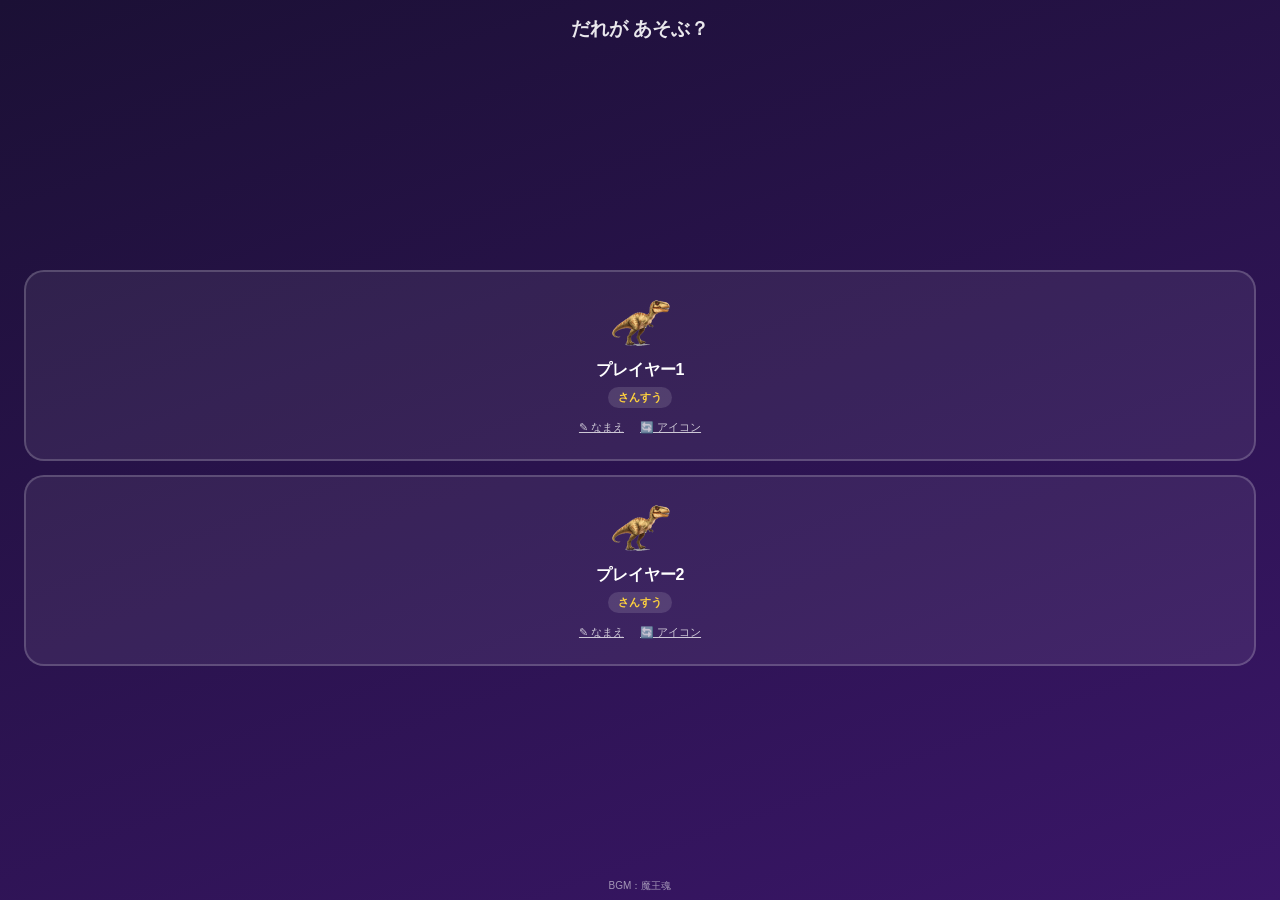
<file: index.html>
<!DOCTYPE html>
<!-- 最終更新：2026-09-14／バージョン：v3.3.2（ズーム禁止を解除） -->
<html lang="ja">
<head>
<meta charset="UTF-8">
<meta name="viewport" content="width=device-width, initial-scale=1, viewport-fit=cover">
<meta name="apple-mobile-web-app-capable" content="yes">
<meta name="apple-mobile-web-app-status-bar-style" content="black-translucent">
<meta name="apple-mobile-web-app-title" content="けいさんバトル図鑑">
<title>けいさんバトル図鑑</title>
<link rel="apple-touch-icon" href="icon.png">
<style>
  :root{
    --bg1:#1b1035; --bg2:#3a1668; --card:#2a1550; --accent:#ff7b3d; --accent2:#ffd23d;
    --good:#3ddc84; --bad:#ff5d5d; --text:#fff;
  }
  *{box-sizing:border-box; -webkit-tap-highlight-color: transparent; user-select:none;}
  html,body{height:100%; margin:0;}
  body{
    font-family:"Hiragino Maru Gothic ProN","Hiragino Sans",sans-serif;
    background:linear-gradient(160deg,var(--bg1),var(--bg2));
    color:var(--text);
    min-height:100vh;
    display:flex; flex-direction:column;
    padding-top:env(safe-area-inset-top);
    padding-bottom:env(safe-area-inset-bottom);
    overflow:hidden;
  }
  .screen{flex:1; display:flex; flex-direction:column; padding:14px; min-height:0;}
  .hidden{display:none !important;}
  button{font-family:inherit;}

  /* ---- top bar ---- */
  .topbar{display:flex; align-items:center; justify-content:space-between; font-size:14px; opacity:.9; padding:2px 4px 8px; min-height:30px;}
  .lvbadge{background:var(--accent); padding:3px 10px; border-radius:20px; font-weight:bold;}
  .combotext{color:var(--accent2); font-weight:bold; font-size:13px;}
  .homelink{background:none; border:none; color:#ffffffaa; font-size:12px; text-decoration:underline; padding:8px;}

  /* ---- character select / zukan screen ---- */
  .selecttitle{font-size:19px; font-weight:bold; text-align:center; margin:4px 0 10px;}
  .zukanprogress{font-size:12px; text-align:center; opacity:.75; margin-bottom:8px;}
  .fightergrid{
    display:grid; grid-template-columns:repeat(3,1fr); gap:9px;
    overflow-y:auto; flex:1; align-content:start; padding-bottom:8px;
  }
  .fightercard{
    position:relative;
    background:#ffffff12; border:2px solid transparent; border-radius:16px; padding:10px 4px 8px;
    display:flex; flex-direction:column; align-items:center; gap:3px; color:#fff; min-height:44px;
  }
  .fightercard .fcart{
    font-size:58px; line-height:1; width:72px; height:72px;
    display:flex; align-items:center; justify-content:center;
  }
  .fightercard .fcart img{width:68px; height:68px; object-fit:contain; display:block;}
  .fightercard .fcname{font-size:10.5px; opacity:.85; text-align:center;}
  .fightercard.selected{border-color:var(--accent2); background:#ffffff26; transform:scale(1.04);}
  .fightercard.locked{opacity:.45; filter:grayscale(1);}
  .fightercard:active{transform:scale(.96);}
  #startBtn:disabled{opacity:.35;}
  .fightercard.rare{
    position:relative;
    background:linear-gradient(#ffffff12,#ffffff12) padding-box,
               linear-gradient(135deg,#ffd23d,#ff7b3d,#ffd23d) border-box;
    border:2px solid transparent;
  }
  .fightercard.rare.locked{ background:linear-gradient(#ffffff12,#ffffff12) padding-box, linear-gradient(135deg,#8a8a8a,#5a5a5a) border-box; }
  .fightercard.rare::after{ content:'★ レア'; position:absolute; top:3px; right:6px; font-size:8px; color:#ffd23d; font-weight:bold; }
  .fightercard.rare.locked::after{ content:''; }
  .shinybadge{ position:absolute; top:3px; left:6px; font-size:11px; }
  .shinytag{ display:none; font-size:8px; opacity:.8; margin-top:1px; }
  .fightercard.selected .shinytag{ display:block; }
  .soundbtn{ background:none; border:none; color:#fff; font-size:18px; padding:6px; line-height:1; }

  /* ---- battle arena (player vs enemy) ---- */
  .arena{
    flex:0 0 auto; display:flex; align-items:flex-start; justify-content:space-between;
    gap:6px; padding:4px 2px 8px;
  }
  .fighterside{display:flex; flex-direction:column; align-items:center; flex:1 1 0; min-width:0;}
  .fightername{
    font-size:12px; opacity:.85; margin-bottom:2px; text-align:center;
    white-space:nowrap; overflow:hidden; text-overflow:ellipsis; max-width:100%;
  }
  .fighterart{font-size:96px; line-height:1; display:inline-block;}
  .fighterart img{width:104px; height:104px; object-fit:contain; display:block;}
  .fighterart.hit{animation:shake .35s;}
  .fighterart.dead{animation:poof .4s forwards;}
  .fighterart.attack{animation:lunge .45s ease-out;}
  .fighterart.enemyattack{animation:lungeLeft .45s ease-out;}
  .fighterart.rareglow{animation:rarepulse 1.6s ease-in-out infinite;}
  @keyframes rarepulse{
    0%,100%{ filter:drop-shadow(0 0 6px #ffd23d); }
    50%{ filter:drop-shadow(0 0 16px #ffd23d) drop-shadow(0 0 22px #ff7b3d); }
  }
  .fighterart.jumpattack{animation:jumpAtk .5s ease-out;}
  @keyframes jumpAtk{
    0%{transform:translateY(0) rotate(0);}
    40%{transform:translateY(-22px) rotate(-15deg);}
    70%{transform:translateY(-10px) rotate(10deg);}
    100%{transform:translateY(0) rotate(0);}
  }
  body.screenshake{animation:screenshake .3s;}
  @keyframes screenshake{
    0%,100%{transform:translateX(0);}
    20%{transform:translateX(-4px);}
    40%{transform:translateX(4px);}
    60%{transform:translateX(-3px);}
    80%{transform:translateX(3px);}
  }
  @keyframes shake{
    0%,100%{transform:translateX(0) scale(1);}
    20%{transform:translateX(-10px) scale(1.05);}
    40%{transform:translateX(8px) scale(.97);}
    60%{transform:translateX(-6px) scale(1.03);}
    80%{transform:translateX(4px) scale(1);}
  }
  @keyframes poof{ to{ transform:scale(1.6); opacity:0; } }
  @keyframes lunge{
    0%{transform:translateX(0) scale(1);}
    35%{transform:translateX(20px) scale(1.1) rotate(-6deg);}
    60%{transform:translateX(-6px) scale(1.02);}
    100%{transform:translateX(0) scale(1);}
  }
  @keyframes lungeLeft{
    0%{transform:translateX(0) scale(1);}
    35%{transform:translateX(-20px) scale(1.1) rotate(6deg);}
    60%{transform:translateX(6px) scale(1.02);}
    100%{transform:translateX(0) scale(1);}
  }
  .vsdivider{font-size:16px; opacity:.5; padding:0 2px; flex:0 0 auto; margin-top:16px;}
  .hpwrap{width:100%; max-width:150px; margin-top:5px;}
  .hplabel{font-size:9px; opacity:.6; display:flex; justify-content:space-between;}
  .hpbar-bg{background:#00000055; border-radius:10px; height:11px; overflow:hidden; border:2px solid #ffffff33;}
  .hpbar-fill{height:100%; transition:width .3s;}
  .hpbar-fill.playerfill{background:linear-gradient(90deg,#4a86e8,#68dfa9);}
  .hpbar-fill.enemyfill{background:linear-gradient(90deg,#ff5d5d,#ffb03d);}
  .hptext{font-size:10px; text-align:right; opacity:.7; margin-top:2px;}
  .monsterdots{display:flex; gap:6px; margin-top:5px; justify-content:center;}
  .mdot{width:9px; height:9px; border-radius:50%; background:#ffffff33;}
  .mdot.done{background:var(--accent2);}
  .mdot.cur{background:var(--accent);}

  /* ---- question ---- */
  .qcard{
    background:var(--card); border-radius:22px; padding:16px 10px; margin:6px 0;
    text-align:center; box-shadow:0 6px 18px #00000040; flex:0 0 auto;
  }
  .qtext{font-size:40px; font-weight:bold; letter-spacing:2px;}
  .feedback{
    position:absolute; top:38%; left:50%; transform:translate(-50%,-50%) scale(.6);
    font-size:28px; font-weight:bold; opacity:0; pointer-events:none; z-index:5;
    text-shadow:0 2px 8px #000; white-space:nowrap;
  }
  .feedback.show{animation:pop .7s ease-out forwards;}
  @keyframes pop{
    0%{opacity:0; transform:translate(-50%,-50%) scale(.5);}
    20%{opacity:1; transform:translate(-50%,-50%) scale(1.15);}
    35%{transform:translate(-50%,-50%) scale(1);}
    80%{opacity:1;}
    100%{opacity:0; transform:translate(-50%,-60%) scale(1);}
  }
  .feedback.good{color:var(--good);}
  .feedback.bad{color:var(--bad);}

  /* ---- 4-choice answer buttons ---- */
  .choicegrid{
    margin-top:auto; display:grid; grid-template-columns:1fr 1fr; gap:10px;
    padding-top:8px;
  }
  .choice{
    background:#ffffff14; border:1px solid #ffffff26; color:#fff; font-size:28px; font-weight:bold;
    border-radius:16px; min-height:64px; transition:background .15s, transform .1s;
  }
  .choice:active{transform:scale(.96);}
  .choice.correct{background:var(--good); color:#063; border-color:var(--good);}
  .choice.wrong{background:var(--bad); color:#fff; border-color:var(--bad);}
  .choice:disabled{opacity:.9;}

  /* ---- reveal-answer overlay (shown 3s after a wrong answer) ---- */
  .revealcard{text-align:center;}
  .revealcard .rlabel{font-size:14px; opacity:.8;}
  .revealcard .rvalue{font-size:52px; font-weight:bold; color:var(--accent2); margin:6px 0;}

  /* ---- result / action overlay screens ---- */
  .resultwrap{flex:1; display:flex; flex-direction:column; align-items:center; justify-content:center; text-align:center; gap:8px;}
  .resulttitle{font-size:28px; font-weight:bold; color:var(--accent2);}
  .statgrid{display:grid; grid-template-columns:1fr 1fr; gap:10px; width:100%; max-width:320px; margin:8px 0;}
  .stat{background:var(--card); border-radius:14px; padding:10px; }
  .stat .num{font-size:22px; font-weight:bold; color:var(--accent2);}
  .stat .lbl{font-size:11px; opacity:.7;}
  .bigbtn{
    background:var(--accent); border:none; color:#fff; font-size:18px; font-weight:bold;
    padding:14px 28px; border-radius:30px; margin-top:6px; width:100%; max-width:320px; min-height:48px;
  }
  .linkbtn{background:none; border:none; color:#ffffffaa; text-decoration:underline; font-size:13px; margin-top:14px;}

  /* ---- generic overlay ---- */
  .overlay{
    position:fixed; inset:0; background:#000000cc; display:flex; align-items:center; justify-content:center; z-index:20; padding:20px;
  }
  .panel{background:var(--card); border-radius:18px; padding:18px; width:100%; max-width:360px; max-height:85vh; overflow:auto;}
  .panel h3{margin-top:0;}
  .panel table{width:100%; font-size:13px; border-collapse:collapse;}
  .panel td{padding:4px 2px; border-bottom:1px solid #ffffff1a;}
  .panelbtns{display:flex; flex-direction:column; gap:8px; margin-top:14px;}
  .panelbtns button{
    background:#ffffff14; border:1px solid #ffffff30; color:#fff; padding:12px; border-radius:10px; font-size:14px; min-height:44px;
  }
  .panelbtns button.danger{color:var(--bad); border-color:#ff5d5d55;}
  .closepanel{margin-top:10px; width:100%; background:none; border:none; color:#aaa; font-size:14px; padding:10px; min-height:44px;}
  .actiontitle{font-size:20px; font-weight:bold; text-align:center;}
  .copytoast{font-size:12px; color:var(--good); text-align:center; margin-top:6px; min-height:16px;}

  /* ---- v2.4: achievement toast ---- */
  .achievement-toast{
    position:fixed; top:calc(env(safe-area-inset-top) + 10px); left:50%;
    transform:translateX(-50%) translateY(-20px);
    background:linear-gradient(135deg,#ffd23d,#ff7b3d); color:#3a1668; font-weight:bold; font-size:13px;
    padding:10px 18px; border-radius:20px; box-shadow:0 4px 14px #00000055; z-index:999; opacity:0;
    transition:opacity .3s, transform .3s; pointer-events:none; text-align:center; max-width:90%;
  }
  .achievement-toast.show{ opacity:1; transform:translateX(-50%) translateY(0); }

  /* ---- v2.4: profile select screen ---- */
  .profilecard{
    background:#ffffff12; border:2px solid #ffffff30; border-radius:20px; padding:18px 10px;
    display:flex; flex-direction:column; align-items:center; gap:6px; color:#fff; min-height:44px;
  }
  .profilecard:active{transform:scale(.97);}
  .pfart{font-size:48px; line-height:1;}
  .pfart img{width:64px; height:64px; object-fit:contain; display:block;}
  .pfname{font-size:16px; font-weight:bold;}
  .coursebadge{font-size:11px;font-weight:bold;padding:3px 10px;border-radius:14px;background:#ffffff20;color:var(--accent2);}
  .pfedit{font-size:11px; opacity:.75; text-decoration:underline; padding:6px; display:inline-block;}
  .pfeditrow{display:flex; gap:4px;}
  .profilebar{display:flex; justify-content:space-between; align-items:center; padding:0 4px 6px; font-size:11px; opacity:.85;}

  /* ---- v2.4: star rank + info button on zukan cards ---- */
  .starrow{font-size:9px; color:var(--accent2); margin-top:1px;}
  .infobtn{
    position:absolute; bottom:2px; right:2px; width:20px; height:20px; border-radius:50%;
    background:#00000055; color:#fff; font-size:11px; line-height:20px; text-align:center; padding:0;
  }

  /* ---- v2.5: large zukan art + per-profile course settings ---- */
  #detailArt{
    background:radial-gradient(circle, #7b4db055 0%, #3a166855 48%, #1b103500 72%);
    border-radius:50%;
  }
  #detailArt img{width:180px; height:180px; object-fit:contain; display:block;}
  .course-settings{
    background:#ffffff0d; border:1px solid #ffffff20; border-radius:12px;
    padding:10px; margin-bottom:10px; font-size:12px;
  }
  .course-row{display:flex; align-items:center; justify-content:space-between; gap:8px; margin-top:7px;}
  .course-row:first-child{margin-top:0;}
  .course-row select{
    min-height:44px; max-width:68%; color:#fff; background:#2a1550;
    border:1px solid #ffffff35; border-radius:9px; padding:7px; font-family:inherit;
  }

  /* ---- v2.4: restore textarea ---- */
  #restoreInput{
    width:100%; font-size:11px; border-radius:8px; padding:6px; background:#00000030; color:#fff;
    border:1px solid #ffffff30; font-family:inherit;
  }
  .kaitou-grid{display:grid;grid-template-columns:repeat(3,1fr);gap:8px;margin:10px 0;}
  .treasure-card{background:#ffffff12;border:1px solid #ffffff2b;border-radius:12px;padding:9px 4px;text-align:center;min-height:76px;color:#fff;position:relative;}
  .treasure-card .te{font-size:30px;display:block}.treasure-card .tn{font-size:10px;display:block}.treasure-card.locked{opacity:.38;filter:grayscale(1)}
  .vaultmark{position:absolute;right:3px;top:3px;font-size:14px}.raid-choice{font-size:42px;min-height:78px}
  #raidTimer{font-weight:bold;color:var(--accent2)}
  .hiragana-prompt{display:flex;align-items:center;justify-content:center;gap:12px;}
  .hiragana-q{cursor:pointer;}
  .speak-word-btn{min-width:52px;min-height:52px;border-radius:50%;border:2px solid #ffffff55;background:#ffffff18;color:#fff;font-size:30px;line-height:1;padding:4px;}
  .raid-feedback{min-height:32px;margin-top:8px;font-size:22px;font-weight:bold;color:var(--accent2);}
  .raid-result-card{text-align:center;overflow:hidden;}
  .raid-result-text{font-size:27px;font-weight:bold;color:var(--accent2);text-shadow:0 2px 8px #000;margin:8px 0;}
  .raid-loot-card{font-size:100px;line-height:1.15;margin:18px auto 8px;filter:drop-shadow(0 8px 12px #0008);}
  .raid-sparkles{font-size:32px;letter-spacing:12px;animation:raidsparkle .45s ease-in-out infinite alternate;}
  .raid-result-card.success .raid-loot-card{animation:stealfly 1.7s ease-in-out forwards;}
  .raid-result-card.fail .raid-loot-card{animation:escapefade .8s ease-out forwards;}
  @keyframes stealfly{0%{transform:translateX(0) scale(.5) rotate(-8deg);opacity:0}22%{transform:translateX(0) scale(1.25) rotate(5deg);opacity:1}55%{transform:translateX(0) scale(1);opacity:1}100%{transform:translateX(-42vw) scale(.25) rotate(-18deg);opacity:0}}
  @keyframes escapefade{0%{transform:translateX(0) scale(1);opacity:1}100%{transform:translateX(38vw) scale(.55);opacity:0}}
  @keyframes raidsparkle{from{transform:scale(.85);opacity:.5}to{transform:scale(1.15);opacity:1}}
  .stolen-card{font-size:94px;text-align:center;margin:12px 0;filter:drop-shadow(0 7px 10px #0008);animation:shake .6s ease-out;}
  .stolen-message{font-size:24px;font-weight:bold;text-align:center;color:var(--accent2);line-height:1.4;}
  /* ---- v3.3: character / treasure get celebration ---- */
  .bgm-credit{position:absolute;left:0;right:0;bottom:7px;z-index:2;text-align:center;font-size:10px;color:#fff;opacity:.55;pointer-events:none;}
  .get-celebration{position:fixed;inset:0;z-index:120;display:flex;align-items:center;justify-content:center;overflow:hidden;pointer-events:none;background:radial-gradient(circle at center,#fff8bf42 0%,#ffd83b18 31%,transparent 66%);}
  .get-celebration.hidden{display:none;}
  .get-celebration.show{animation:getscene 2.8s ease-out both;}
  .get-burst{position:absolute;width:min(88vw,420px);aspect-ratio:1;border-radius:50%;background:repeating-conic-gradient(from 0deg,#fff8 0 5deg,transparent 5deg 14deg);filter:drop-shadow(0 0 20px #ffe15e);animation:getburst 2.8s ease-out both;}
  .get-items{position:relative;z-index:2;display:flex;justify-content:center;align-items:center;gap:14px;max-width:92vw;}
  .get-item{min-width:132px;max-width:190px;padding:13px 10px 11px;border-radius:22px;text-align:center;color:#3b2100;background:linear-gradient(150deg,#fff,#fff8d6);border:4px solid #ffd94d;box-shadow:0 12px 34px #0008,0 0 28px #fff9;animation:getcard 2.8s cubic-bezier(.2,.8,.2,1) both;}
  .get-visual{height:132px;display:flex;align-items:center;justify-content:center;font-size:96px;line-height:1;}
  .get-visual img{width:132px;height:132px;object-fit:contain;display:block;}
  .get-label{font-size:15px;font-weight:bold;line-height:1.35;text-shadow:0 1px #fff;}
  .get-confetti{position:absolute;z-index:3;width:10px;height:18px;border-radius:2px;animation:confettifall 2.5s ease-out both;}
  @keyframes getscene{0%{opacity:0}9%,80%{opacity:1}100%{opacity:0}}
  @keyframes getburst{0%{opacity:0;transform:scale(.15) rotate(0)}25%{opacity:1;transform:scale(1) rotate(15deg)}100%{opacity:0;transform:scale(1.35) rotate(36deg)}}
  @keyframes getcard{0%{opacity:0;transform:translateY(55px) scale(.25) rotate(-7deg)}22%{opacity:1;transform:translateY(-8px) scale(1.12) rotate(2deg)}40%,78%{opacity:1;transform:translateY(0) scale(1) rotate(0)}100%{opacity:0;transform:translateY(-18px) scale(.94)}}
  @keyframes confettifall{0%{opacity:0;transform:translateY(-16vh) rotate(0)}12%{opacity:1}100%{opacity:0;transform:translateY(105vh) rotate(720deg)}}
  @media(max-width:430px){.get-items{gap:7px}.get-item{min-width:112px;max-width:46vw;padding:9px 6px}.get-visual{height:108px;font-size:80px}.get-visual img{width:108px;height:108px}.get-label{font-size:13px}}
</style>
</head>
<body>

<div id="achievementToast" class="achievement-toast"></div>
<div id="getCelebration" class="get-celebration hidden" aria-live="polite">
  <div class="get-burst"></div>
  <div id="getItems" class="get-items"></div>
</div>

<div id="screen-profile" class="screen hidden">
  <div class="topbar">
    <span></span>
    <span class="selecttitle" style="margin:0;">だれが あそぶ？</span>
    <span></span>
  </div>
  <div style="display:flex; flex-direction:column; gap:14px; padding:6px 10px; flex:1; justify-content:center;">
    <button class="profilecard" id="profileCardP1" type="button">
      <div class="pfart" id="pfArtP1"></div>
      <div class="pfname" id="pfNameP1">プレイヤー1</div>
      <div class="coursebadge" id="pfCourseP1">さんすう</div>
      <div class="pfeditrow">
        <span class="pfedit" id="pfEditP1">✎ なまえ</span>
        <span class="pfedit" id="pfIconBtnP1">🔄 アイコン</span>
      </div>
    </button>
    <button class="profilecard" id="profileCardP2" type="button">
      <div class="pfart" id="pfArtP2"></div>
      <div class="pfname" id="pfNameP2">プレイヤー2</div>
      <div class="coursebadge" id="pfCourseP2">さんすう</div>
      <div class="pfeditrow">
        <span class="pfedit" id="pfEditP2">✎ なまえ</span>
        <span class="pfedit" id="pfIconBtnP2">🔄 アイコン</span>
      </div>
    </button>
  </div>
  <div class="bgm-credit">BGM：魔王魂</div>
</div>

<div id="screen-select" class="screen">
  <div class="topbar">
    <button class="soundbtn" id="soundBtnSelect">🔊</button>
    <span class="selecttitle" style="margin:0;">あいぼうをえらぼう！</span>
    <span></span>
  </div>
  <div class="profilebar">
    <span id="profileNameDisplay">プレイヤー1</span>
    <button class="linkbtn" id="switchProfileBtn" style="margin:0; font-size:11px;">プロフィールをかえる</button>
  </div>
  <div class="zukanprogress" id="zukanProgress">ずかん 3/12</div>
  <div class="fightergrid" id="fighterGrid"></div>
  <button class="bigbtn" id="startBtn" disabled>たたかう！</button>
  <button class="bigbtn" id="tourneyBtn" disabled style="background:linear-gradient(135deg,#ffd23d,#ff7b3d); display:none; margin-top:8px;">👑さいきょうおう けっていせん</button>
  <button class="bigbtn" id="kaitouBtn" style="background:linear-gradient(135deg,#4b2a78,#b84791); margin-top:8px;">🗝️ かいとうモード</button>
  <button class="linkbtn" id="treasureBookBtn" style="align-self:center;margin-top:8px;">おたからずかん</button>
  <button class="homelink" id="gearBtnSelect" style="align-self:center;">おうちのひと</button>
</div>

<div id="kaitouOverlay" class="overlay hidden">
  <div class="panel">
    <h3 style="text-align:center;margin-bottom:6px;">🗝️ かいとうモード</h3>
    <div id="raidStatus" style="text-align:center;font-size:13px;"></div>
    <div id="raidTargetArea" class="panelbtns"></div>
    <div style="font-size:12px;opacity:.8;margin-top:12px;">かいとうニュース</div>
    <div id="kaitouNews" style="font-size:11px;max-height:120px;overflow:auto;"></div>
    <button class="closepanel" id="closeKaitouBtn">とじる</button>
  </div>
</div>

<div id="treasureOverlay" class="overlay hidden">
  <div class="panel"><h3 style="text-align:center;">おたからずかん</h3><div id="treasureGrid" class="kaitou-grid"></div><div id="treasureProgress" style="text-align:center;font-size:12px;"></div><button class="closepanel" id="closeTreasureBtn">とじる</button></div>
</div>

<div id="raidOverlay" class="overlay hidden">
  <div class="panel" style="text-align:center;">
    <div id="raidTimer">のこり 60びょう</div><div id="raidCount" style="font-size:12px;margin:5px;"></div>
    <div class="hiragana-prompt"><div class="qtext" id="raidQuestion">?</div><button class="speak-word-btn hidden" id="raidSpeakBtn" type="button" aria-label="もういちど きく">🔊</button></div><div id="raidFeedback" class="raid-feedback"></div><div class="choicegrid" id="raidChoices" style="margin-top:12px;"></div>
  </div>
</div>

<div id="raidResultOverlay" class="overlay hidden">
  <div class="panel raid-result-card" id="raidResultCard"><div class="raid-result-text" id="raidResultText"></div><div class="raid-loot-card" id="raidResultEmoji">🎁</div><div class="raid-sparkles" id="raidSparkles">✨ ✨ ✨</div><div id="raidResultName" style="font-size:16px;font-weight:bold;"></div></div>
</div>

<div id="stolenNoticeOverlay" class="overlay hidden">
  <div class="panel"><div class="actiontitle">⚠️ おたからニュース ⚠️</div><div class="stolen-card" id="stolenNoticeEmoji">🎁</div><div class="stolen-message" id="stolenNoticeMessage"></div><div id="stolenNoticeName" style="text-align:center;margin:8px 0;font-weight:bold;"></div><button class="bigbtn" id="stolenRevengeBtn">🔥 リベンジする！</button><button class="bigbtn" id="stolenLaterBtn" style="background:#ffffff20;margin-top:8px;">あとで</button></div>
</div>

<div id="screen-game" class="screen hidden" style="position:relative;">
  <div class="topbar">
    <span></span>
    <span class="combotext" id="comboText"></span>
    <span style="display:flex; gap:2px; align-items:center;">
      <button class="soundbtn" id="soundBtn">🔊</button>
      <button class="homelink" id="gearBtn">おうちのひと</button>
    </span>
  </div>

  <div class="arena">
    <div class="fighterside">
      <div class="fightername" id="playerName">-</div>
      <div class="fighterart" id="playerArt">🙂</div>
      <div class="hpwrap">
        <div class="hplabel"><span>HP</span><span id="playerHpNum">100/100</span></div>
        <div class="hpbar-bg"><div class="hpbar-fill playerfill" id="playerHpFill" style="width:100%"></div></div>
      </div>
    </div>
    <div class="vsdivider">⚔️</div>
    <div class="fighterside">
      <div class="fightername" id="monsterName">-</div>
      <div class="fighterart" id="monsterArt">🦖</div>
      <div class="hpwrap">
        <div class="hplabel"><span>HP</span><span id="hpText">30/30</span></div>
        <div class="hpbar-bg"><div class="hpbar-fill enemyfill" id="hpFill" style="width:100%"></div></div>
      </div>
      <div class="monsterdots" id="monsterDots"></div>
    </div>
  </div>

  <div class="qcard" style="position:relative;">
    <div class="hiragana-prompt"><div class="qtext" id="qText">?</div><button class="speak-word-btn hidden" id="questionSpeakBtn" type="button" aria-label="もういちど きく">🔊</button></div>
    <div class="feedback" id="feedback"></div>
  </div>

  <div class="choicegrid" id="choiceGrid"></div>
</div>

<div id="revealOverlay" class="overlay hidden">
  <div class="panel revealcard">
    <div class="rlabel">せいかいは</div>
    <div class="rvalue" id="revealAnswer">0</div>
    <div class="rlabel">だよ！</div>
  </div>
</div>

<div id="actionOverlay" class="overlay hidden">
  <div class="panel" style="text-align:center;">
    <div class="actiontitle" id="actionTitle">タイトル</div>
    <div style="font-size:44px; margin:14px 0;" id="actionBody">🏆</div>
    <button class="bigbtn" id="actionBtn1">ボタン1</button>
    <button class="bigbtn" id="actionBtn2" style="background:#ffffff20; margin-top:8px;">ボタン2</button>
  </div>
</div>

<div id="detailOverlay" class="overlay hidden">
  <div class="panel" style="text-align:center;">
    <div style="font-size:16px; font-weight:bold;" id="detailName">-</div>
    <div class="fighterart" style="font-size:150px; margin:10px auto; width:180px; height:180px; display:flex; align-items:center; justify-content:center;" id="detailArt"></div>
    <div style="font-size:13px; margin:6px 0;">つよさ <span id="detailPower" style="color:var(--accent2); font-weight:bold; font-size:18px;">0</span></div>
    <div style="font-size:12px; opacity:.85; margin:8px 0;" id="detailTrivia">-</div>
    <div style="font-size:13px;" id="detailStars">-</div>
    <div style="font-size:12px; opacity:.8; margin-top:4px;" id="detailShiny"></div>
    <button class="closepanel" id="closeDetailBtn">とじる</button>
  </div>
</div>

<div id="screen-result" class="screen hidden">
  <div class="resultwrap">
    <div class="resulttitle" id="resultTitle">クリア！</div>
    <div style="font-size:46px;" id="resultEmoji">🏆</div>
    <div class="statgrid">
      <div class="stat"><div class="num" id="statTotal">0</div><div class="lbl">といた もんだい</div></div>
      <div class="stat"><div class="num" id="statCorrect">0</div><div class="lbl">せいかい</div></div>
      <div class="stat"><div class="num" id="statRate">0%</div><div class="lbl">せいかいりつ</div></div>
      <div class="stat"><div class="num" id="statLv">1</div><div class="lbl">とうたつレベル</div></div>
    </div>
    <div style="font-size:12px; opacity:.75;" id="statZukan">ずかん 3/12</div>
    <div style="font-size:12px; opacity:.85; margin-top:2px;" id="statOvercome"></div>
    <button class="bigbtn" id="retryBtn">もういちど あいぼうをえらぶ</button>
    <button class="linkbtn" id="parentLinkBtn">おうちのひと</button>
  </div>
</div>

<div id="parentOverlay" class="overlay hidden">
  <div class="panel">
    <h3>おうちのひと</h3>
    <div class="course-settings">
      <div class="course-row"><label for="courseProfileSelect">プロフィール</label><select id="courseProfileSelect"></select></div>
      <div class="course-row"><label for="courseTypeSelect">コース種別</label><select id="courseTypeSelect"><option value="math">さんすう</option><option value="hiragana">ひらがな</option></select></div>
      <div class="course-row"><label for="courseSelect">いまのコース</label><select id="courseSelect"></select></div>
      <div class="course-row" id="autoSpeakRow"><label for="autoSpeakSelect">じどうよみあげ</label><select id="autoSpeakSelect"><option value="1">ON</option><option value="0">OFF</option></select></div>
      <div id="parentLevelDisplay" style="margin-top:7px; opacity:.8;"></div>
    </div>
    <div id="weaknessList" style="font-size:13px; opacity:.85;">読み込み中…</div>
    <div class="panelbtns">
      <button id="copyBtn">誤答ログをコピーする（JSON）</button>
      <button id="exportBtn">誤答ログを書き出す（JSON）</button>
      <button id="resetBtn" class="danger">記録をリセットする</button>
    </div>
    <div class="copytoast" id="copyToast"></div>
    <div style="margin-top:14px;">
      <div style="font-size:12px; opacity:.8; margin-bottom:4px;">ふっこく（JSONをはりつけ）</div>
      <textarea id="restoreInput" rows="3" placeholder="ここに書き出したJSONを貼り付けてください"></textarea>
      <button id="restoreBtn" style="margin-top:6px; width:100%; background:#ffffff14; border:1px solid #ffffff30; color:#fff; padding:10px; border-radius:10px; min-height:44px; font-size:14px;">ふっこくする</button>
    </div>
    <div style="font-size:10px; opacity:.6; margin-top:16px; text-align:center;">BGM：魔王魂</div>
    <button class="closepanel" id="closePanelBtn">とじる</button>
  </div>
</div>

<script>
(function(){
  "use strict";

  var LEGACY_LS_KEY = "mathBattle_v2";
  var PROFILES_KEY = "mathBattle_profiles";

  var CHARACTERS = [
    {id:'tyranno',  name:'ティラノサウルス', emoji:'🦖'},
    {id:'lion',     name:'ライオン',         emoji:'🦁'},
    {id:'eagle',    name:'ワシ',             emoji:'🦅'},
    {id:'tricera',  name:'トリケラトプス',   emoji:'🦏'},
    {id:'ptera',    name:'プテラノドン',     emoji:'🦇'},
    {id:'spino',    name:'スピノサウルス',   emoji:'🐊'},
    {id:'brachio',  name:'ブラキオサウルス', emoji:'🦕'},
    {id:'mosa',     name:'モササウルス',     emoji:'🐳'},
    {id:'elephant', name:'ゾウ',             emoji:'🐘'},
    {id:'gorilla',  name:'ゴリラ',           emoji:'🦍'},
    {id:'shark',    name:'ホホジロザメ',     emoji:'🦈'},
    {id:'hippo',    name:'カバ',             emoji:'🦛'},
    {id:'titanoboa',name:'ティタノボア',     emoji:'🐍', rare:true}
  ];
  var STARTERS = ['tyranno','lion','eagle'];
  var CHAR_BY_ID = {};
  CHARACTERS.forEach(function(c){ CHAR_BY_ID[c.id] = c; });

  var TREASURES = [
    {id:'dino_fang',set:0,name:'きょうりゅうの きば',emoji:'🦷',rare:false},{id:'dino_bone',set:0,name:'ふしぎな ほね',emoji:'🦴',rare:false},{id:'dino_egg',set:0,name:'きょうりゅうの たまご',emoji:'🥚',rare:true},
    {id:'sea_pearl',set:1,name:'ひかる しんじゅ',emoji:'⚪',rare:false},{id:'sea_shell',set:1,name:'にじいろ かいがら',emoji:'🐚',rare:false},{id:'sea_amber',set:1,name:'うみの こはく',emoji:'🔶',rare:true},
    {id:'forest_honey',set:2,name:'もりの はちみつ',emoji:'🍯',rare:false},{id:'forest_berry',set:2,name:'ふしぎな きのみ',emoji:'🫐',rare:false},{id:'forest_sap',set:2,name:'いのちの じゅえき',emoji:'💧',rare:true},
    {id:'gold_coin',set:3,name:'おうごんの コイン',emoji:'🪙',rare:false},{id:'silver_star',set:3,name:'ぎんの ほし',emoji:'⭐',rare:false},{id:'diamond',set:3,name:'にじの ダイヤ',emoji:'💎',rare:true}
  ];
  var TREASURE_BY_ID={}; TREASURES.forEach(function(t){TREASURE_BY_ID[t.id]=t;});
  var HIRAGANA_WORDS = [
    ['うし','🐄','どうぶつ',1],['いぬ','🐕','どうぶつ',1],['ねこ','🐈','どうぶつ',1],['さる','🐒','どうぶつ',1],['ぶた','🐖','どうぶつ',1],
    ['くま','🐻','どうぶつ',1],['しか','🦌','どうぶつ',1],['うま','🐎','どうぶつ',1],['とり','🐦','どうぶつ',1],['かめ','🐢','どうぶつ',1],
    ['なし','🍐','たべもの',1],['もも','🍑','たべもの',1],['すし','🍣','たべもの',1],['ぱん','🍞','たべもの',1],['にく','🍖','たべもの',1],
    ['ばす','🚌','のりもの',1],['ふね','🚢','のりもの',1],['そり','🛷','のりもの',1],['いえ','🏠','みのまわり',1],['かさ','☂️','みのまわり',1],
    ['りんご','🍎','たべもの',2],['ばなな','🍌','たべもの',2],['みかん','🍊','たべもの',2],['いちご','🍓','たべもの',2],['おにぎり','🍙','たべもの',2],
    ['きりん','🦒','どうぶつ',2],['うさぎ','🐇','どうぶつ',2],['ぱんだ','🐼','どうぶつ',2],['こあら','🐨','どうぶつ',2],['ひつじ','🐑','どうぶつ',2],
    ['くるま','🚗','のりもの',2],['でんしゃ','🚃','のりもの',2],['じてんしゃ','🚲','のりもの',2],['ひこうき','✈️','のりもの',2],['ろけっと','🚀','のりもの',2],
    ['えんぴつ','✏️','みのまわり',2],['はさみ','✂️','みのまわり',2],['とけい','🕐','みのまわり',2],['かばん','🎒','みのまわり',2],['ぼうし','🧢','みのまわり',2],
    ['ぞう','🐘','どうぶつ',3],['ごりら','🦍','どうぶつ',3],['ぺんぎん','🐧','どうぶつ',3],['わに','🐊','どうぶつ',3],['けむし','🐛','どうぶつ',3],
    ['さくらんぼ','🍒','たべもの',3],['ぶどう','🍇','たべもの',3],['はんばーがー','🍔','たべもの',3],['あいすくりーむ','🍨','たべもの',3],['とうもろこし','🌽','たべもの',3],
    ['しょうぼうしゃ','🚒','のりもの',3],['きゅうきゅうしゃ','🚑','のりもの',3],['ぱとかー','🚓','のりもの',3],['へりこぷたー','🚁','のりもの',3],['しんかんせん','🚄','のりもの',3],
    ['でんきゅう','💡','みのまわり',3],['かぎ','🔑','みのまわり',3],['はぶらし','🪥','みのまわり',3],['ぷれぜんと','🎁','みのまわり',3],['けいたいでんわ','📱','みのまわり',3]
  ].map(function(w){return {word:w[0],emoji:w[1],category:w[2],level:w[3]};});

  // ---- v2.4: per-profile data layer ----
  // Each profile holds a full copy of what used to be the single flat
  // "persist" object. `persist` (below) is a live reference into
  // profiles[profiles.current] and gets reassigned on profile switch;
  // all existing code that reads/writes persist.xxx keeps working as-is.
  function defaultProfileData(name){
    return {
      name: name,
      iconId: null,
      level: 1,
      course: 'c0',
      courseType: 'math',
      weakness: {},
      weaknessPeak: {},
      overcomeList: [],
      overcomeHistory: [],
      pendingReview: [],
      wrongLog: [],
      unlocked: STARTERS.slice(),
      shiny: [],
      wins: {},
      kingTitle: false,
      treasures: {}, vaultId: null, raidsToday: 0, lastRaidDate: '', revengeCredit: null,
      kaitouLog: [], treasureBadges: [], kaitouTitle: false
    };
  }

  function normalizeProfile(raw,name){
    var p=Object.assign(defaultProfileData(name),raw||{});
    p.courseType=p.courseType==='hiragana'?'hiragana':'math';
    p.treasures=(p.treasures&&typeof p.treasures==='object')?p.treasures:{};
    p.kaitouLog=Array.isArray(p.kaitouLog)?p.kaitouLog.slice(-10):[];
    p.treasureBadges=Array.isArray(p.treasureBadges)?p.treasureBadges:[];
    return p;
  }

  // Convert a legacy (pre-v2.4) flat mathBattle_v2 payload into the new
  // per-profile shape, preserving every field that has a home in it.
  function legacyToProfile(legacy, name){
    var d = defaultProfileData(name);
    legacy = legacy || {};
    d.level = legacy.level || 1;
    d.weakness = legacy.weakness || {};
    d.pendingReview = legacy.pendingReview || [];
    d.wrongLog = legacy.wrongLog || [];
    d.unlocked = (legacy.unlocked && legacy.unlocked.length) ? legacy.unlocked : STARTERS.slice();
    d.shiny = legacy.shiny || [];
    // best-effort seed: we can't recover true historical peaks, so start
    // each weaknessPeak at the current score (won't retroactively grant
    // "overcome" badges for old data, but won't misfire either).
    Object.keys(d.weakness).forEach(function(k){ d.weaknessPeak[k] = d.weakness[k]; });
    return d;
  }

  function saveProfiles(p){
    try{ localStorage.setItem(PROFILES_KEY, JSON.stringify(p)); }catch(e){}
  }

  function loadProfiles(){
    var raw = null;
    try{ raw = localStorage.getItem(PROFILES_KEY); }catch(e){}
    if(raw){
      try{
        var parsed = JSON.parse(raw);
        if(parsed && parsed.p1){
          var needsCourseMigration = !parsed.p1.course || !parsed.p2 || !parsed.p2.course;
          // merge with defaults so newly-added fields (future versions)
          // always exist even on an older saved profiles blob.
          parsed.p1 = normalizeProfile(parsed.p1,'プレイヤー1');
          parsed.p2 = normalizeProfile(parsed.p2,'プレイヤー2');
          if(!parsed.current || (parsed.current!=='p1' && parsed.current!=='p2')) parsed.current = 'p1';
          // v2.5 migration: only add the default course. No existing field or
          // legacy key is removed or rewritten.
          if(needsCourseMigration) saveProfiles(parsed);
          return parsed;
        }
      }catch(e){ /* fall through to migration/fresh-start below */ }
    }
    // No valid new-format save yet: migrate the legacy single-profile save
    // (if any) into p1 so existing progress is never lost, then persist
    // the migration immediately so it only ever runs once.
    var legacyRaw = null;
    try{ legacyRaw = localStorage.getItem(LEGACY_LS_KEY); }catch(e){}
    var p1;
    if(legacyRaw){
      try{ p1 = legacyToProfile(JSON.parse(legacyRaw), 'プレイヤー1'); }
      catch(e){ p1 = defaultProfileData('プレイヤー1'); }
    } else {
      p1 = defaultProfileData('プレイヤー1');
    }
    var profiles = { current: 'p1', p1: p1, p2: defaultProfileData('プレイヤー2') };
    saveProfiles(profiles);
    return profiles;
  }

  function saveState(){
    persist.wrongLog = persist.wrongLog.slice(-500);
    profiles[profiles.current] = persist;
    saveProfiles(profiles);
  }

  var profiles = loadProfiles();
  var persist = profiles[profiles.current];

  var ENEMY_HP_BY_SLOT  = [35, 45, 60];
  var ENEMY_ATK_BY_SLOT = [7, 10, 13];
  // 9.6: strongest-king tournament -- 5-enemy gauntlet, HP carries over,
  // slightly tougher than a normal 3-enemy run.
  var TOURNEY_ENEMY_HP_BY_SLOT  = [40, 50, 60, 70, 80];
  var TOURNEY_ENEMY_ATK_BY_SLOT = [8, 10, 12, 14, 17];
  var PLAYER_MAX_HP = 100;
  var MAX_LEVEL = 8;
  var QUESTION_CAP = 40;

  // ---- session (in-memory) state ----
  var S = {
    level: persist.level || 1,
    correctStreak: 0,
    wrongStreak: 0,
    comboStreak: 0,
    dueQueue: [],
    sessionWrong: [],
    poolCache: {},
    playerFighter: null,
    playerHp: PLAYER_MAX_HP,
    playerHpMax: PLAYER_MAX_HP,
    enemyQueue: [],
    enemyIndex: 0,
    enemyHp: 0,
    enemyHpMax: 0,
    enemyAtk: 0,
    winsThisSession: 0,
    totalQuestions: 0,
    correctCount: 0,
    current: null,
    locked: false,
    lastAttackPattern: null,
    playerFighterShiny: false,
    currentEnemyShiny: false,
    tournamentMode: false,
    shieldUsed: false,
    sessionOvercome: []
  };

  function key(a,b,op){ return a+op+b; }
  function escapeHTML(value){return String(value==null?'':value).replace(/[&<>"']/g,function(c){return {'&':'&amp;','<':'&lt;','>':'&gt;','"':'&quot;',"'":'&#39;'}[c];});}

  // ---- v2.5: per-profile learning courses ----
  var COURSES = {
    c1:{name:'10までの たしざん', min:1, max:1, additionOnly:true},
    c2:{name:'10までの たしざん・ひきざん', min:1, max:1},
    c3:{name:'くりあがり・くりさがり', min:1, max:2},
    c4:{name:'2けたの けいさん', min:1, max:6},
    c5:{name:'かけざん', min:7, max:8},
    c0:{name:'おまかせ', min:1, max:8}
  };
  var COURSE_ORDER = ['c1','c2','c3','c4','c5','c0'];

  function validCourseId(courseId){ return COURSES[courseId] ? courseId : 'c0'; }
  function clampLevelForCourse(level, courseId){
    var c = COURSES[validCourseId(courseId)];
    level = parseInt(level,10) || c.min;
    return Math.max(c.min, Math.min(c.max, level));
  }

  // Return the first (lowest) buildPool level containing this exact problem.
  // Conditions intentionally mirror buildPool without changing key formats.
  function levelOfProblem(a,b,op){
    if(op==='+'){
      if(a>=1 && a<=9 && b>=1 && b<=9 && a+b<=10) return 1;
      if(a>=1 && a<=9 && b>=1 && b<=9 && a+b>=11 && a+b<=18) return 2;
      if(a>=10 && a<=89 && b>=1 && b<=9 && (a%10+b)<=9) return 3;
      if(a>=10 && a<=89 && b>=1 && b<=9 && (a%10+b)>=10) return 4;
      if(a>=10 && a<=89 && b>=10 && b<=89 && (a%10+b%10)<=9 && a+b<=99) return 5;
      if(a>=10 && a<=89 && b>=10 && b<=89 && (a%10+b%10)>=10 && a+b<=99) return 6;
    } else if(op==='-'){
      if(a>=1 && a<=9 && b>=0 && b<=a) return 1;
      if(a>=11 && a<=18 && b>=2 && b<=9 && (a%10)<b && a-b>=1) return 2;
      if(a>=10 && a<=98 && b>=1 && b<=9 && (a%10)>=b) return 3;
      if(a>=11 && a<=98 && b>=1 && b<=9 && (a%10)<b) return 4;
      if(a>=20 && a<=99 && b>=10 && b<=89 && a-b>=1 && (a%10)>=(b%10)) return 5;
      if(a>=21 && a<=99 && b>=10 && b<=89 && a-b>=1 && (a%10)<(b%10)) return 6;
    } else if(op==='×'){
      if(a>=1 && a<=5 && b>=1 && b<=9) return 7;
      if(a>=1 && a<=9 && b>=1 && b<=9) return 8;
    }
    return 0;
  }

  function questionAllowedForCourse(q, courseId){
    var c = COURSES[validCourseId(courseId)];
    var level = levelOfProblem(q.a,q.b,q.op);
    return level>=c.min && level<=c.max && (!c.additionOnly || q.op==='+');
  }

  function parseProblemKey(k){
    var m = /^(\d+)([+\-×])(\d+)$/.exec(k);
    return m ? {a:parseInt(m[1],10), op:m[2], b:parseInt(m[3],10), key:k} : null;
  }

  function normalizedProblemKey(a,b,op){
    if(op==='+' || op==='×'){
      var lo = Math.min(a,b), hi = Math.max(a,b);
      return key(lo,hi,op);
    }
    return key(a,b,op);
  }

  function normalizedWeaknessSummary(weakness){
    var out = {};
    Object.keys(weakness || {}).forEach(function(k){
      var q = parseProblemKey(k);
      if(!q) return;
      var nk = normalizedProblemKey(q.a,q.b,q.op);
      out[nk] = (out[nk] || 0) + (weakness[k] || 0);
    });
    return out;
  }

  function displayProblemKey(k){
    return String(k).replace('+','＋').replace('-','−');
  }

  function buildPool(level){
    if(S.poolCache[level]) return S.poolCache[level];
    var pool = [];
    function push(a,b,op){ pool.push({a:a,b:b,op:op}); }
    if(level<=1){
      for(var a=1;a<=9;a++) for(var b=1;b<=9;b++) if(a+b<=10) push(a,b,'+');
      for(a=1;a<=9;a++) for(b=0;b<=a;b++) push(a,b,'-');
    } else if(level===2){
      for(a=1;a<=9;a++) for(b=1;b<=9;b++) if(a+b>=11 && a+b<=18) push(a,b,'+');
      for(a=11;a<=18;a++) for(b=2;b<=9;b++) if((a%10)<b && a-b>=1) push(a,b,'-');
    } else if(level===3){
      for(a=10;a<=89;a++) for(b=1;b<=9;b++) if((a%10+b)<=9) push(a,b,'+');
      for(a=10;a<=98;a++) for(b=1;b<=9;b++) if((a%10)>=b) push(a,b,'-');
    } else if(level===4){
      for(a=10;a<=89;a++) for(b=1;b<=9;b++) if((a%10+b)>=10) push(a,b,'+');
      for(a=11;a<=98;a++) for(b=1;b<=9;b++) if((a%10)<b) push(a,b,'-');
    } else if(level===5){
      for(a=10;a<=89;a++) for(b=10;b<=89;b++) if((a%10+b%10)<=9 && a+b<=99) push(a,b,'+');
      for(a=20;a<=99;a++) for(b=10;b<=89;b++) if(a-b>=1 && (a%10)>=(b%10)) push(a,b,'-');
    } else if(level===6){
      for(a=10;a<=89;a++) for(b=10;b<=89;b++) if((a%10+b%10)>=10 && a+b<=99) push(a,b,'+');
      for(a=21;a<=99;a++) for(b=10;b<=89;b++) if(a-b>=1 && (a%10)<(b%10)) push(a,b,'-');
    } else if(level===7){
      for(a=1;a<=5;a++) for(b=1;b<=9;b++) push(a,b,'×');
    } else {
      for(a=1;a<=9;a++) for(b=1;b<=9;b++) push(a,b,'×');
    }
    S.poolCache[level] = pool;
    return pool;
  }

  function computeAnswer(q){
    if(q.op==='+') return q.a+q.b;
    if(q.op==='-') return q.a-q.b;
    return q.a*q.b;
  }

  function pickWeighted(level){
    // Filter at the course-application layer so buildPool/poolCache retain
    // their original level-only semantics (notably c1 addition-only).
    var courseId = validCourseId(persist.course);
    var pool = buildPool(level).filter(function(q){ return questionAllowedForCourse(q,courseId); });
    var total = 0;
    var weights = new Array(pool.length);
    for(var i=0;i<pool.length;i++){
      var k = key(pool[i].a, pool[i].b, pool[i].op);
      var w = 1 + Math.min(persist.weakness[k] || 0, 20);
      weights[i] = w;
      total += w;
    }
    var r = Math.random() * total;
    for(i=0;i<pool.length;i++){
      r -= weights[i];
      if(r<=0) return pool[i];
    }
    return pool[pool.length-1];
  }

  function pickPastWeakness(){
    var courseId = validCourseId(persist.course);
    var candidates = [];
    var total = 0;
    Object.keys(persist.weakness || {}).forEach(function(k){
      var score = persist.weakness[k] || 0;
      if(score<2) return;
      var q = parseProblemKey(k);
      if(!q) return;
      var level = levelOfProblem(q.a,q.b,q.op);
      if(level<=0 || level>=S.level || !questionAllowedForCourse(q,courseId)) return;
      q.score = score;
      candidates.push(q);
      total += score;
    });
    if(!candidates.length) return null;
    var r = Math.random()*total;
    for(var i=0;i<candidates.length;i++){
      r -= candidates[i].score;
      if(r<=0) return candidates[i];
    }
    return candidates[candidates.length-1];
  }

  // Schedule (or reschedule) a question for spaced-repetition review.
  // "直後" (immediate) only for a fresh miss; "3問後" fixed delay per spec.
  // Dedupes by key so the same problem never stacks multiple queue entries.
  function scheduleReview(a,b,op,k,immediate){
    S.dueQueue = S.dueQueue.filter(function(it){ return it.key!==k; });
    if(immediate){
      S.dueQueue.push({a:a,b:b,op:op,key:k,turnsLeft:1,revenge:true});
    }
    S.dueQueue.push({a:a,b:b,op:op,key:k,turnsLeft:3,revenge:false});
    if(S.dueQueue.length>8) S.dueQueue.splice(0, S.dueQueue.length-8);
  }

  // Build 4 distinct non-negative answer choices, including the correct one.
  function makeChoices(correct){
    var set = [correct];
    var offsets = [1,-1,2,-2,3,-3,4,-4,5,-5,10,-10,6,-6];
    // shuffle offsets
    for(var i=offsets.length-1;i>0;i--){
      var j = Math.floor(Math.random()*(i+1));
      var t=offsets[i]; offsets[i]=offsets[j]; offsets[j]=t;
    }
    for(i=0;i<offsets.length && set.length<4;i++){
      var v = correct + offsets[i];
      if(v>=0 && set.indexOf(v)===-1) set.push(v);
    }
    var guard=0;
    while(set.length<4 && guard<50){
      var rv = Math.floor(Math.random()*(correct+25));
      if(rv>=0 && set.indexOf(rv)===-1) set.push(rv);
      guard++;
    }
    // shuffle final set
    for(i=set.length-1;i>0;i--){
      var j2 = Math.floor(Math.random()*(i+1));
      var t2=set[i]; set[i]=set[j2]; set[j2]=t2;
    }
    return set;
  }

  function hiraganaLevel(){ return Math.max(1,Math.min(3,parseInt(S.level,10)||1)); }
  function makeHiraganaQuestion(){
    var level=hiraganaLevel(), pool=HIRAGANA_WORDS.filter(function(w){return w.level<=level;});
    var total=0, weights=pool.map(function(w){var x=1+Math.min(persist.weakness['h:'+w.word]||0,20);total+=x;return x;});
    var r=Math.random()*total, correct=pool[0];
    for(var i=0;i<pool.length;i++){r-=weights[i];if(r<=0){correct=pool[i];break;}}
    var same=HIRAGANA_WORDS.filter(function(w){return w.category===correct.category&&w.word!==correct.word;});
    var other=HIRAGANA_WORDS.filter(function(w){return w.category!==correct.category;});
    function take(arr){return arr.splice(Math.floor(Math.random()*arr.length),1)[0];}
    var choices=[correct,take(same),take(same),take(other)];
    for(i=choices.length-1;i>0;i--){var j=Math.floor(Math.random()*(i+1)),tmp=choices[i];choices[i]=choices[j];choices[j]=tmp;}
    return {mode:'hiragana',word:correct.word,emoji:correct.emoji,key:'h:'+correct.word,answer:correct.emoji,choices:choices,revenge:false};
  }

  var AUTO_SPEAK_KEY='mathBattle_autoSpeak';
  var autoSpeakOn=true, speechUnlocked=false;
  try{autoSpeakOn=localStorage.getItem(AUTO_SPEAK_KEY)!=='0';}catch(e){}
  function setAutoSpeak(v){autoSpeakOn=!!v;try{localStorage.setItem(AUTO_SPEAK_KEY,autoSpeakOn?'1':'0');}catch(e){}}
  function unlockSpeech(){
    if(speechUnlocked)return;
    try{if(window.speechSynthesis){window.speechSynthesis.cancel();var silent=new SpeechSynthesisUtterance('');silent.lang='ja-JP';silent.volume=0;window.speechSynthesis.speak(silent);speechUnlocked=true;}}catch(e){}
  }
  function speakWord(word){
    try{if(window.speechSynthesis){window.speechSynthesis.cancel();var u=new SpeechSynthesisUtterance(word);u.lang='ja-JP';u.rate=.8;window.speechSynthesis.speak(u);}}catch(e){}
  }
  function autoSpeakWord(word){if(autoSpeakOn)speakWord(word);}

  function nextQuestion(){
    if(persist.courseType==='hiragana'){
      S.current=makeHiraganaQuestion(); S.locked=false; renderQuestion(); return;
    }
    var ready = null;
    // Old pending reviews can be outside a newly selected course. They are
    // intentionally skipped, while their underlying weakness data remains.
    S.dueQueue = S.dueQueue.filter(function(it){ return questionAllowedForCourse(it,persist.course); });
    for(var i=0;i<S.dueQueue.length;i++){ S.dueQueue[i].turnsLeft -= 1; }
    for(i=0;i<S.dueQueue.length;i++){
      if(S.dueQueue[i].turnsLeft<=0){ ready = S.dueQueue.splice(i,1)[0]; break; }
    }
    var q;
    if(ready){
      q = {a:ready.a, b:ready.b, op:ready.op, key:ready.key, fromDue:true, revenge:!!ready.revenge};
    } else {
      var lastKey = S.current ? S.current.key : null;
      var past = Math.random()<0.25 ? pickPastWeakness() : null;
      if(past){
        q = {a:past.a, b:past.b, op:past.op, key:past.key, fromDue:false, fromPastWeakness:true, revenge:false};
      } else {
        var picked, pickedKey, attempts = 0;
        do {
          picked = pickWeighted(S.level);
          pickedKey = key(picked.a,picked.b,picked.op);
          attempts++;
        } while(pickedKey === lastKey && attempts < 6);
        q = {a:picked.a, b:picked.b, op:picked.op, key:pickedKey, fromDue:false, revenge:false};
      }
    }
    q.answer = computeAnswer(q);
    q.choices = makeChoices(q.answer);
    S.current = q;
    S.locked = false;
    renderQuestion();
  }

  // ---- DOM refs ----
  var qText = document.getElementById('qText');
  var comboText = document.getElementById('comboText');
  var playerName = document.getElementById('playerName');
  var playerArt = document.getElementById('playerArt');
  var playerHpFill = document.getElementById('playerHpFill');
  var playerHpNum = document.getElementById('playerHpNum');
  var monsterName = document.getElementById('monsterName');
  var monsterArt = document.getElementById('monsterArt');
  var hpFill = document.getElementById('hpFill');
  var hpText = document.getElementById('hpText');
  var monsterDots = document.getElementById('monsterDots');
  var feedback = document.getElementById('feedback');
  var choiceGrid = document.getElementById('choiceGrid');
  var fighterGrid = document.getElementById('fighterGrid');
  var startBtn = document.getElementById('startBtn');
  var zukanProgress = document.getElementById('zukanProgress');
  var revealOverlay = document.getElementById('revealOverlay');
  var revealAnswer = document.getElementById('revealAnswer');
  var actionOverlay = document.getElementById('actionOverlay');
  var actionTitle = document.getElementById('actionTitle');
  var actionBody = document.getElementById('actionBody');
  var actionBtn1 = document.getElementById('actionBtn1');
  var actionBtn2 = document.getElementById('actionBtn2');

  // ---- v2.2: sound engine (WebAudio synthesis, no audio files) ----
  var soundOn = true;
  try{ soundOn = localStorage.getItem('mathBattle_sound') !== '0'; }catch(e){}
  var actx = null;
  function getCtx(){
    if(!soundOn) return null;
    if(typeof window === 'undefined') return null;
    var AC = window.AudioContext || window.webkitAudioContext;
    if(!AC) return null;
    if(!actx){ try{ actx = new AC(); }catch(e){ return null; } }
    if(actx.state === 'suspended'){ try{ actx.resume(); }catch(e){} }
    return actx;
  }
  function updateSoundButtons(){
    ['soundBtn','soundBtnSelect'].forEach(function(id){
      var b = document.getElementById(id);
      if(b) b.textContent = soundOn ? '🔊' : '🔇';
    });
  }
  function setSoundOn(v){
    soundOn = v;
    try{ localStorage.setItem('mathBattle_sound', v ? '1' : '0'); }catch(e){}
    updateSoundButtons();
    if(!v){
      stopBgm();
      if(victoryAudio){ try{ victoryAudio.pause(); victoryAudio.currentTime=0; }catch(e){} }
      if(victoryResumeTimer){ clearTimeout(victoryResumeTimer); victoryResumeTimer=null; }
    } else { playBgm(desiredBgm); }
  }

  function tone(freq, startTime, dur, type, gainPeak){
    var ctx = getCtx(); if(!ctx) return;
    type = type || 'sine'; gainPeak = gainPeak==null ? 0.2 : gainPeak;
    var osc = ctx.createOscillator();
    var gain = ctx.createGain();
    osc.type = type;
    osc.frequency.setValueAtTime(freq, ctx.currentTime+startTime);
    gain.gain.setValueAtTime(0, ctx.currentTime+startTime);
    gain.gain.linearRampToValueAtTime(gainPeak, ctx.currentTime+startTime+0.01);
    gain.gain.exponentialRampToValueAtTime(0.001, ctx.currentTime+startTime+dur);
    osc.connect(gain); gain.connect(ctx.destination);
    osc.start(ctx.currentTime+startTime);
    osc.stop(ctx.currentTime+startTime+dur+0.02);
  }
  function toneSlide(freqFrom, freqTo, startTime, dur, type, gainPeak){
    var ctx = getCtx(); if(!ctx) return;
    type = type || 'sawtooth'; gainPeak = gainPeak==null ? 0.18 : gainPeak;
    var osc = ctx.createOscillator();
    var gain = ctx.createGain();
    osc.type = type;
    osc.frequency.setValueAtTime(freqFrom, ctx.currentTime+startTime);
    osc.frequency.exponentialRampToValueAtTime(Math.max(freqTo,1), ctx.currentTime+startTime+dur);
    gain.gain.setValueAtTime(0, ctx.currentTime+startTime);
    gain.gain.linearRampToValueAtTime(gainPeak, ctx.currentTime+startTime+0.01);
    gain.gain.exponentialRampToValueAtTime(0.001, ctx.currentTime+startTime+dur);
    osc.connect(gain); gain.connect(ctx.destination);
    osc.start(ctx.currentTime+startTime);
    osc.stop(ctx.currentTime+startTime+dur+0.02);
  }
  function noiseBurst(startTime, dur, gainPeak){
    var ctx = getCtx(); if(!ctx) return;
    gainPeak = gainPeak==null ? 0.25 : gainPeak;
    var bufferSize = Math.max(1, Math.floor(ctx.sampleRate * dur));
    var buffer = ctx.createBuffer(1, bufferSize, ctx.sampleRate);
    var data = buffer.getChannelData(0);
    for(var i=0;i<bufferSize;i++){ data[i] = (Math.random()*2-1) * (1 - i/bufferSize); }
    var src2 = ctx.createBufferSource();
    src2.buffer = buffer;
    var gain = ctx.createGain();
    gain.gain.setValueAtTime(gainPeak, ctx.currentTime+startTime);
    gain.gain.exponentialRampToValueAtTime(0.001, ctx.currentTime+startTime+dur);
    src2.connect(gain); gain.connect(ctx.destination);
    src2.start(ctx.currentTime+startTime);
  }

  var SFX = {
    select: function(){ tone(660,0,0.08,'triangle',0.15); },
    correct: function(){ tone(523,0,0.09,'sine',0.18); tone(784,0.09,0.12,'sine',0.18); },
    wrong: function(){ tone(160,0,0.35,'square',0.15); },
    hit: function(mult){
      noiseBurst(0,0.12,0.22);
      if(mult>=1.5){ tone(1046,0.05,0.08,'sine',0.15); }
      if(mult>=2){ tone(1568,0.11,0.1,'sine',0.15); }
    },
    enemyAttack: function(){ toneSlide(500,150,0,0.18,'sawtooth',0.12); noiseBurst(0.15,0.1,0.2); },
    attackSlash: function(){ toneSlide(900,240,0,0.18,'sawtooth',0.16); },
    attackProjectile: function(){ toneSlide(300,1100,0,0.22,'sine',0.16); },
    attackJump: function(){ toneSlide(500,1000,0,0.26,'triangle',0.14); },
    victory: function(){ [523,659,784,1046].forEach(function(f,i){ tone(f,i*0.12,0.16,'triangle',0.18); }); },
    newZukan: function(){ [784,988,1175].forEach(function(f,i){ tone(f,i*0.09,0.14,'triangle',0.14); }); },
    shiny: function(){ for(var i=0;i<6;i++){ tone(1200+i*160, i*0.05, 0.09, 'sine', 0.12); } },
    champion: function(){ [523,659,784,880,1046,1175,1318].forEach(function(f,i){ tone(f,i*0.11,0.16,'triangle',0.18); }); },
    loss: function(){ [440,392,349,294].forEach(function(f,i){ tone(f,i*0.14,0.22,'sawtooth',0.15); }); },
    guard: function(){ tone(190,0,0.12,'triangle',0.16); tone(260,0.08,0.1,'triangle',0.11); },
    overcome: function(){ [660,880,1046].forEach(function(f,i){ tone(f,i*0.08,0.12,'triangle',0.16); }); },
    starRank: function(){ [784,988,1175,1568].forEach(function(f,i){ tone(f,i*0.09,0.14,'triangle',0.16); }); }
  };

  // ---- v2.4: lightweight non-blocking achievement toast (overcome badges, star rank) ----
  var achToastTimer = null;
  function showAchievementToast(text){
    var el = document.getElementById('achievementToast');
    if(!el) return;
    el.textContent = text;
    el.classList.add('show');
    if(achToastTimer) clearTimeout(achToastTimer);
    achToastTimer = setTimeout(function(){ el.classList.remove('show'); }, 2400);
  }

  // ---- v2.4: star rank thresholds (3/10/25 wins as partner) ----
  function starRankFor(wins){
    if(wins>=25) return 3;
    if(wins>=10) return 2;
    if(wins>=3) return 1;
    return 0;
  }

  // ---- v2.4: zukan detail data (9.4, verbatim from spec table) ----
  var STRENGTH_DATA = {
    tyranno:  {power:9800, trivia:'きょうりゅうの おうさま。かむ ちからは No.1！'},
    tricera:  {power:8500, trivia:'3ぼんの ツノで まもりは てっぺき！'},
    ptera:    {power:7000, trivia:'つばさを ひろげると くるまより おおきい！'},
    spino:    {power:8800, trivia:'せなかの ほが じまん。およぎも とくい！'},
    brachio:  {power:8200, trivia:'くびが ながくて ビルの 4かいまで とどく！'},
    mosa:     {power:9200, trivia:'うみの おうじゃ。サメも たべちゃう！'},
    lion:     {power:8000, trivia:'ひゃくじゅうの おう。ほえごえは 8キロさきまで きこえる！'},
    elephant: {power:8600, trivia:'りくで いちばん おおきい どうぶつ！'},
    gorilla:  {power:7500, trivia:'にぎる ちからは にんげんの 10ばい！'},
    shark:    {power:8300, trivia:'うみの ハンター。はは なんどでも はえかわる！'},
    eagle:    {power:6800, trivia:'めが すごく よくて とおくの えものも みつける！'},
    hippo:    {power:7800, trivia:'くちが 150ど ひらく！じつは とても つよい'},
    titanoboa:{power:9990, trivia:'でんせつの だいじゃ。バスより ながい！'}
  };

  // ---- v3.3: MaouDamashii BGM + victory jingle ----
  var BGM_FILES = {
    battle: 'sounds/bgm_battle_v2.mp3',
    home: 'sounds/bgm_opening.mp3',
    victory: 'sounds/jingle_victory.mp3'
  };
  var bgmAudio = { battle:null, home:null };
  var bgmFailed = {};
  var currentBgm = null;
  var desiredBgm = 'home';
  var victoryAudio = null;
  var victoryResumeTimer = null;
  function getBgmAudio(name){
    if(bgmFailed[name]) return null;
    if(bgmAudio[name]) return bgmAudio[name];
    try{
      if(typeof Audio === 'undefined') { bgmFailed[name] = true; return null; }
      var a = new Audio(BGM_FILES[name]);
      a.loop = true;
      a.volume = 0.3;
      a.addEventListener('error', function(){ bgmFailed[name] = true; bgmAudio[name] = null; });
      bgmAudio[name] = a;
      return a;
    }catch(e){ bgmFailed[name] = true; return null; }
  }
  function stopBgm(){
    Object.keys(bgmAudio).forEach(function(k){
      var a = bgmAudio[k];
      if(a){ try{ a.pause(); }catch(e){} }
    });
    currentBgm = null;
  }
  function playBgm(name){
    desiredBgm = name;
    if(!soundOn){ stopBgm(); return; }
    if(currentBgm === name) return;
    stopBgm();
    var a = getBgmAudio(name);
    if(!a) return;
    currentBgm = name;
    try{
      var p = a.play();
      if(p && typeof p.catch === 'function'){
        p.catch(function(){ currentBgm = null; /* blocked until a real user gesture; next nav retries */ });
      }
    }catch(e){ currentBgm = null; }
  }

  function playVictoryJingle(){
    if(!soundOn) return;
    var resumeTarget = desiredBgm || 'home';
    stopBgm();
    try{
      if(typeof Audio === 'undefined'){ playBgm(resumeTarget); return; }
      if(!victoryAudio){
        victoryAudio = new Audio(BGM_FILES.victory);
        victoryAudio.loop = false;
        victoryAudio.volume = 0.55;
      }
      if(victoryResumeTimer) clearTimeout(victoryResumeTimer);
      victoryAudio.pause();
      victoryAudio.currentTime = 0;
      var resumed = false;
      var resumeBgm = function(){
        if(resumed) return;
        resumed = true;
        if(victoryResumeTimer){ clearTimeout(victoryResumeTimer); victoryResumeTimer=null; }
        victoryAudio.onended = null;
        victoryAudio.onerror = null;
        if(soundOn) playBgm(resumeTarget);
      };
      victoryAudio.onended = resumeBgm;
      victoryAudio.onerror = resumeBgm;
      victoryResumeTimer = setTimeout(resumeBgm, 5000);
      var p = victoryAudio.play();
      if(p && typeof p.catch === 'function') p.catch(resumeBgm);
    }catch(e){ playBgm(resumeTarget); }
  }

  var getCelebrationTimer = null;
  function showGetCelebration(items){
    if(!items || !items.length) return;
    var overlay = document.getElementById('getCelebration');
    var itemsBox = document.getElementById('getItems');
    if(!overlay || !itemsBox) return;
    if(getCelebrationTimer) clearTimeout(getCelebrationTimer);
    itemsBox.innerHTML = '';
    items.forEach(function(item){
      var card = document.createElement('div');
      card.className = 'get-item';
      var visual = document.createElement('div');
      visual.className = 'get-visual';
      if(item.kind === 'character' && item.character){
        setArt(visual, item.character, !!item.shiny);
      }else{
        visual.textContent = item.emoji || '🎁';
      }
      var label = document.createElement('div');
      label.className = 'get-label';
      label.textContent = item.label || 'ゲット！';
      card.appendChild(visual);
      card.appendChild(label);
      itemsBox.appendChild(card);
    });
    Array.prototype.slice.call(overlay.querySelectorAll('.get-confetti')).forEach(function(x){ x.remove(); });
    var colors = ['#ff4f68','#ffd83d','#55dbff','#70e06a','#bd78ff','#ffffff'];
    for(var i=0;i<34;i++){
      var confetti = document.createElement('i');
      confetti.className = 'get-confetti';
      confetti.style.left = (Math.random()*100)+'vw';
      confetti.style.top = (-8-Math.random()*25)+'vh';
      confetti.style.background = colors[i%colors.length];
      confetti.style.animationDelay = (Math.random()*.45)+'s';
      confetti.style.transform = 'rotate('+(Math.random()*180)+'deg)';
      overlay.appendChild(confetti);
    }
    overlay.classList.remove('hidden','show');
    void overlay.offsetWidth;
    overlay.classList.add('show');
    playVictoryJingle();
    getCelebrationTimer = setTimeout(function(){
      overlay.classList.remove('show');
      overlay.classList.add('hidden');
      getCelebrationTimer = null;
    }, 2800);
  }

  // ---- v2.2: lightweight particle / screen-shake effects ----
  function elCenter(el){
    try{
      var r = el.getBoundingClientRect();
      return { x: r.left + r.width/2, y: r.top + r.height/2 };
    }catch(e){ return {x:0,y:0}; }
  }
  function spawnParticle(emoji, x, y, opts){
    opts = opts || {};
    try{
      var span = document.createElement('span');
      span.textContent = emoji;
      span.style.position = 'fixed';
      span.style.left = x+'px';
      span.style.top = y+'px';
      span.style.fontSize = (opts.size||24)+'px';
      span.style.zIndex = 999;
      span.style.pointerEvents = 'none';
      span.style.transition = 'transform '+(opts.dur||260)+'ms ease-out, opacity '+(opts.dur||260)+'ms ease-out';
      span.style.transform = 'translate(0,0)';
      span.style.opacity = '1';
      document.body.appendChild(span);
      if(opts.toX!=null){
        setTimeout(function(){
          span.style.transform = 'translate('+(opts.toX-x)+'px,'+(opts.toY-y)+'px)';
        }, 10);
      } else if(opts.burst){
        setTimeout(function(){
          span.style.transform = 'translate('+(opts.dx||0)+'px,'+(opts.dy||0)+'px) scale(1.8)';
          span.style.opacity = '0';
        }, 10);
      }
      setTimeout(function(){
        try{
          if(span.parentNode && span.parentNode.removeChild){ span.parentNode.removeChild(span); }
          else if(document.body.removeChild){ document.body.removeChild(span); }
        }catch(e){}
      }, (opts.life||900));
    }catch(e){ /* no-op in headless/test environments */ }
  }
  function screenShake(){
    try{ if(document.body && document.body.classList){ pulse(document.body, 'screenshake'); } }catch(e){}
  }

  function pulse(el, cls){
    el.classList.remove(cls);
    void el.offsetWidth;
    el.classList.add(cls);
  }

  function setArt(el, character, shiny){
    // Single-folder deployment: images/<id>.png if present, else emoji fallback.
    el.innerHTML = '';
    var img = document.createElement('img');
    var imageFile = character.id === 'titanoboa' ? 'titanoboa_v3.png' : (character.id + '.png');
    img.src = 'images/' + imageFile;
    img.alt = character.name;
    var fallback = document.createElement('span');
    fallback.textContent = character.emoji;
    fallback.style.display = 'none';
    img.addEventListener('error', function(){
      img.style.display = 'none';
      fallback.style.display = 'inline';
    });
    el.appendChild(img);
    el.appendChild(fallback);
    if(shiny){
      var idx = CHARACTERS.indexOf(character);
      var hue = 120 + ((idx*97)%200);
      el.style.filter = 'hue-rotate('+hue+'deg) saturate(1.5) brightness(1.15)';
    } else {
      el.style.filter = '';
    }
  }

  function renderQuestion(){
    var speakBtn=document.getElementById('questionSpeakBtn');
    if(S.current.mode==='hiragana'){
      qText.textContent=S.current.word; qText.classList.add('hiragana-q');
      qText.onclick=function(){speakWord(S.current.word);};
      speakBtn.classList.remove('hidden');speakBtn.onclick=function(){speakWord(S.current.word);};
      comboText.textContent=S.comboStreak>=2?('🔥コンボx'+comboMultiplier(S.comboStreak)):'';
      renderChoices();autoSpeakWord(S.current.word);return;
    }
    qText.classList.remove('hiragana-q');qText.onclick=null;speakBtn.classList.add('hidden');speakBtn.onclick=null;
    var opSym = S.current.op === '+' ? '＋' : (S.current.op === '-' ? '−' : '×');
    qText.textContent = S.current.a + ' ' + opSym + ' ' + S.current.b + ' = ';
    comboText.textContent = S.comboStreak>=2 ? ('🔥コンボx'+comboMultiplier(S.comboStreak)) : '';
    renderChoices();
  }

  function renderChoices(){
    choiceGrid.innerHTML = '';
    S.current.choices.forEach(function(val){
      var btn = document.createElement('button');
      btn.className = 'choice';
      btn.type = 'button';
      var answerVal = S.current.mode==='hiragana' ? val.emoji : val;
      btn.textContent = String(answerVal);
      if(S.current.mode==='hiragana') btn.style.fontSize='42px';
      btn.disabled = false;
      btn.addEventListener('click', function(){ chooseAnswer(answerVal, btn); });
      choiceGrid.appendChild(btn);
    });
  }

  function updatePlayerHpBar(){
    var pct = Math.max(0, Math.round(100*S.playerHp/S.playerHpMax));
    playerHpFill.style.width = pct + '%';
    playerHpNum.textContent = Math.max(0,S.playerHp) + '/' + S.playerHpMax;
  }
  function updateEnemyHpBar(){
    var pct = Math.max(0, Math.round(100*S.enemyHp/S.enemyHpMax));
    hpFill.style.width = pct + '%';
    hpText.textContent = Math.max(0,S.enemyHp) + '/' + S.enemyHpMax;
  }

  function renderPlayer(){
    playerName.textContent = (S.playerFighterShiny?'✨':'') + S.playerFighter.name;
    setArt(playerArt, S.playerFighter, S.playerFighterShiny);
    playerArt.classList.remove('attack','hit','jumpattack');
    playerArt.classList.toggle('rareglow', !!S.playerFighter.rare);
    updatePlayerHpBar();
  }

  function renderEnemy(){
    var m = S.enemyQueue[S.enemyIndex];
    var shiny = !!S.currentEnemyShiny;
    monsterName.textContent = (shiny?'✨':'') + m.name;
    setArt(monsterArt, m, shiny);
    monsterArt.classList.remove('hit','dead','enemyattack','jumpattack');
    monsterArt.classList.toggle('rareglow', !!m.rare);
    updateEnemyHpBar();
    monsterDots.innerHTML = '';
    for(var i=0;i<S.enemyQueue.length;i++){
      var d = document.createElement('div');
      d.className = 'mdot' + (i<S.enemyIndex ? ' done' : (i===S.enemyIndex ? ' cur' : ''));
      monsterDots.appendChild(d);
    }
    if(shiny){
      SFX.shiny();
      var c = elCenter(monsterArt);
      for(var p=0;p<5;p++){
        spawnParticle('✨', c.x, c.y, {burst:true, dx:(Math.random()-0.5)*60, dy:(Math.random()-0.5)*60, dur:500, life:700, size:16});
      }
    }
  }

  function comboMultiplier(streak){
    if(streak>=4) return 2;
    if(streak>=2) return 1.5;
    return 1;
  }

  function showFeedback(text, cls){
    feedback.textContent = text;
    feedback.className = 'feedback show ' + cls;
    setTimeout(function(){ feedback.className='feedback'; }, 700);
  }

  // ---- v2.2: attack animation patterns (3 variants, no immediate repeat) ----
  var ATTACK_PATTERNS = ['bodyslam','projectile','jump'];
  var ATTACK_HIT_DELAY = { bodyslam:200, projectile:260, jump:300 };
  function pickAttackPattern(){
    var choices = ATTACK_PATTERNS.filter(function(p){ return p !== S.lastAttackPattern; });
    var pick = choices[Math.floor(Math.random()*choices.length)];
    S.lastAttackPattern = pick;
    return pick;
  }
  function runPlayerAttack(pattern){
    if(pattern==='bodyslam'){
      pulse(playerArt, 'attack');
    } else if(pattern==='projectile'){
      pulse(playerArt, 'attack');
      var proj = ['🔥','⚡','💫','🌪️'][Math.floor(Math.random()*4)];
      var from = elCenter(playerArt), to = elCenter(monsterArt);
      spawnParticle(proj, from.x-13, from.y-13, {toX:to.x-13, toY:to.y-13, dur:260, life:400, size:26});
    } else {
      pulse(playerArt, 'jumpattack');
    }
    SFX[pattern==='bodyslam' ? 'attackSlash' : (pattern==='projectile' ? 'attackProjectile' : 'attackJump')]();
  }
  function applyEnemyHitEffect(mult, dying){
    pulse(monsterArt, dying ? 'dead' : 'hit');
    updateEnemyHpBar();
    SFX.hit(mult);
    var c = elCenter(monsterArt);
    spawnParticle('💥', c.x-15, c.y-15, {burst:true, dur:300, life:500, size:30});
    if(mult>1){
      screenShake();
      var particles = ['✨','⭐','💫'];
      var n = 4 + Math.floor(Math.random()*4);
      for(var i=0;i<n;i++){
        var ang = Math.random()*Math.PI*2;
        var dist = 30+Math.random()*30;
        spawnParticle(particles[i%particles.length], c.x, c.y, {burst:true, dx:Math.cos(ang)*dist, dy:Math.sin(ang)*dist, dur:400, life:600, size:20});
      }
    }
  }

  // ---- answering ----
  function chooseAnswer(val, btnEl){
    if(S.locked) return;
    S.locked = true;
    var correctAns = S.current.answer;
    var good = (val === correctAns);
    var isH = S.current.mode==='hiragana';
    S.totalQuestions++;

    var buttons = choiceGrid.querySelectorAll('.choice');

    if(good){
      S.correctCount++;
      S.correctStreak++; S.wrongStreak = 0; S.comboStreak++;
      persist.weakness[S.current.key] = Math.max((persist.weakness[S.current.key]||0)-1, 0);

      // 9.3: overcome-badge detection -- a problem whose score ever reached
      // >=3 and has now been brought back down to 0 counts as "overcome".
      if(!isH && persist.weakness[S.current.key]===0){
        var peak = persist.weaknessPeak[S.current.key] || 0;
        if(peak>=3 && persist.overcomeList.indexOf(S.current.key)===-1){
          persist.overcomeList.push(S.current.key);
          var opLabel = S.current.op==='+' ? '＋' : (S.current.op==='-' ? '−' : '×');
          var label = S.current.a + opLabel + S.current.b;
          persist.overcomeHistory.push({key:S.current.key, a:S.current.a, b:S.current.b, op:S.current.op, t:Date.now()});
          S.sessionOvercome.push(label);
          SFX.overcome();
          showAchievementToast('⭐ '+label+' を こくふく！⭐');
        }
      }

      var mult = comboMultiplier(S.comboStreak);
      var dmg = Math.max(1, Math.round((8 + Math.floor(Math.random()*6)) * mult));
      S.enemyHp -= dmg;
      SFX.correct();
      var pattern = pickAttackPattern();
      var seqDelay = ATTACK_HIT_DELAY[pattern];
      var enemyDies = S.enemyHp<=0;
      runPlayerAttack(pattern);
      setTimeout(function(){ applyEnemyHitEffect(mult, enemyDies); }, seqDelay);
      showFeedback(S.current.revenge ? 'はんげき！' : (mult>1 ? ('せいかい！コンボx'+mult) : 'せいかい！'), 'good');
      if(isH)autoSpeakWord('せいかい。'+S.current.word);
      if(btnEl){ btnEl.classList.add('correct'); }

      if(S.correctStreak>=3){
        S.level = isH ? Math.min(3,S.level+1) : clampLevelForCourse(S.level+1,persist.course);
        S.correctStreak=0;
        persist.level=S.level;
      }

      saveState();

      var totalDelay = seqDelay + 400;
      if(enemyDies){
        setTimeout(function(){ handleVictory(); }, totalDelay);
        return;
      }
      if(S.totalQuestions>=QUESTION_CAP){ setTimeout(function(){ showResult(false); }, totalDelay); return; }
      setTimeout(function(){ nextQuestion(); }, totalDelay);

    } else {
      S.wrongStreak++; S.correctStreak=0; S.comboStreak=0;
      persist.weakness[S.current.key] = Math.min((persist.weakness[S.current.key]||0)+3, 30);
      persist.weaknessPeak[S.current.key] = Math.max(persist.weaknessPeak[S.current.key]||0, persist.weakness[S.current.key]);
      if(persist.weakness[S.current.key]>=3){
        // 9.3: if a previously-overcome problem regresses back to >=3, it
        // must be removed from the overcome list so it can be re-earned
        // later (explicit spaced-repetition behavior, not a bug).
        var oIdx = persist.overcomeList.indexOf(S.current.key);
        if(oIdx!==-1) persist.overcomeList.splice(oIdx,1);
      }
      persist.wrongLog.push(isH ? {t:Date.now(),word:S.current.word,ans:correctAns,user:val,level:S.level,type:'hiragana'} : {t:Date.now(), a:S.current.a, b:S.current.b, op:S.current.op, ans:correctAns, user:val, level:S.level});
      if(!isH){
        S.sessionWrong.push({a:S.current.a,b:S.current.b,op:S.current.op,key:S.current.key});
        scheduleReview(S.current.a, S.current.b, S.current.op, S.current.key, !S.current.fromDue);
      }

      var shielded = !S.shieldUsed;
      var enemyDmg = shielded ? 0 : Math.max(1, S.enemyAtk + Math.floor(Math.random()*5) - 2);
      if(shielded) S.shieldUsed = true;
      S.playerHp -= enemyDmg;
      SFX.enemyAttack();
      pulse(monsterArt, 'enemyattack');
      setTimeout(function(){
        var c = elCenter(playerArt);
        if(shielded){
          SFX.guard();
          spawnParticle('🛡️', c.x+8, c.y-18, {burst:true, dx:8, dy:-4, dur:450, life:700, size:40});
          showAchievementToast(S.playerFighter.name + 'が まもってくれた！');
        } else {
          pulse(playerArt, 'hit');
          spawnParticle('💥', c.x-15, c.y-15, {burst:true, dur:300, life:500, size:28});
          screenShake();
        }
      }, 180);
      showFeedback('おしい！', 'bad');
      if(btnEl){ btnEl.classList.add('wrong'); }
      for(var i=0;i<buttons.length;i++){
        if((isH ? buttons[i].textContent===String(correctAns) : parseInt(buttons[i].textContent,10)===correctAns)){ buttons[i].classList.add('correct'); }
        buttons[i].disabled = true;
      }

      if(S.wrongStreak>=2){
        S.level = isH ? Math.max(1,S.level-1) : clampLevelForCourse(S.level-1,persist.course);
        S.wrongStreak=0;
        persist.level=S.level;
      }

      updatePlayerHpBar();
      saveState();

      revealAnswer.textContent = isH ? (S.current.word+' '+correctAns) : String(correctAns);
      revealOverlay.classList.remove('hidden');
      if(isH)autoSpeakWord(S.current.word);
      setTimeout(function(){
        revealOverlay.classList.add('hidden');
        if(S.playerHp<=0){
          SFX.loss();
          handleLoss();
        } else if(S.totalQuestions>=QUESTION_CAP){
          showResult(false);
        } else {
          nextQuestion();
        }
      }, 3000);
    }
  }

  // ---- action overlay (victory choice / loss / champion) ----
  function showAction(opts){
    actionTitle.textContent = opts.title;
    actionBody.textContent = opts.body;
    actionBtn1.textContent = opts.btn1.label;
    actionBtn1.onclick = opts.btn1.onClick;
    if(opts.btn2){
      actionBtn2.textContent = opts.btn2.label;
      actionBtn2.onclick = opts.btn2.onClick;
      actionBtn2.classList.remove('hidden');
    } else {
      actionBtn2.classList.add('hidden');
    }
    actionOverlay.classList.remove('hidden');
  }
  function hideAction(){
    actionOverlay.classList.add('hidden');
  }

  function ownedTreasureCount(p,id){return Math.max(0,parseInt((p.treasures||{})[id],10)||0);}
  function grantTreasure(p,id){p.treasures[id]=ownedTreasureCount(p,id)+1;checkTreasureRewards(p);}
  function checkTreasureRewards(p){
    for(var set=0;set<4;set++){
      var complete=TREASURES.filter(function(t){return t.set===set;}).every(function(t){return ownedTreasureCount(p,t.id)>0;});
      if(complete&&p.treasureBadges.indexOf(set)===-1){
        p.treasureBadges.push(set);
        var unlock=CHARACTERS.find(function(c){return p.unlocked.indexOf(c.id)!==-1&&p.shiny.indexOf(c.id)===-1;});
        if(unlock)p.shiny.push(unlock.id);
        showAchievementToast('🗝️ おたからセット かんせい！'+(unlock?' ✨'+unlock.name:'') );
      }
    }
    if(p.treasureBadges.length>=4)p.kaitouTitle=true;
  }
  function rollTreasureDrop(){
    if(Math.random()>=.5)return null;
    var missing=TREASURES.filter(function(t){return ownedTreasureCount(persist,t.id)===0;});
    var pool=missing.length?missing:TREASURES,total=0,weights=pool.map(function(t){var w=t.rare ? .35 : 1;total+=w;return w;});
    var r=Math.random()*total,pick=pool[0];for(var i=0;i<pool.length;i++){r-=weights[i];if(r<=0){pick=pool[i];break;}}
    grantTreasure(persist,pick.id);return pick;
  }

  function handleVictory(){
    S.winsThisSession++;
    var beaten = S.enemyQueue[S.enemyIndex];
    var isNew = persist.unlocked.indexOf(beaten.id) === -1;
    if(isNew){ persist.unlocked.push(beaten.id); }
    var shinyNew = false;
    if(S.currentEnemyShiny && persist.shiny.indexOf(beaten.id)===-1){
      persist.shiny.push(beaten.id);
      shinyNew = true;
    }

    // 9.5: star rank -- count wins-as-partner per character (shiny wins
    // count toward the same total, per spec, to avoid double bookkeeping).
    var fid = S.playerFighter.id;
    var prevWins = persist.wins[fid] || 0;
    var newWins = prevWins + 1;
    persist.wins[fid] = newWins;
    var starUp = starRankFor(newWins) > starRankFor(prevWins);
    var treasureDrop = rollTreasureDrop();

    saveState();
    var acquired = [];
    if(isNew || shinyNew){
      acquired.push({
        kind:'character',
        character:beaten,
        shiny:shinyNew,
        label:(shinyNew ? '✨いろちがい ' : '') + beaten.name + ' ゲット！'
      });
    }
    if(treasureDrop){
      acquired.push({kind:'treasure',emoji:treasureDrop.emoji,label:treasureDrop.name+' ゲット！'});
    }
    if(acquired.length) showGetCelebration(acquired);
    if(isNew && !shinyNew) SFX.newZukan();
    if(starUp && starRankFor(newWins)===3){
      SFX.starRank();
      showAchievementToast('★★★ ' + S.playerFighter.name + ' マスターに なった！★★★');
    }

    // 9.6: defeating the final enemy of a strongest-king run grants the title.
    if(S.tournamentMode && S.enemyIndex === S.enemyQueue.length-1){
      persist.kingTitle = true;
      saveState();
      SFX.champion();
      showAction({
        title: '👑 さいきょうおうに かがやいた！ 👑',
        body: '５れんせん せいは！ おめでとう！',
        btn1: { label:'けっかをみる', onClick: function(){ hideAction(); S.tournamentMode=false; showResult(true); } }
      });
      return;
    }

    if(!S.tournamentMode && S.winsThisSession>=3){
      SFX.champion();
      showAction({
        title: '🏆 今日のチャンピオン！ 🏆',
        body: '３れんしょう！ すごい！',
        btn1: { label:'けっかをみる', onClick: function(){ hideAction(); showResult(true); } }
      });
      return;
    }

    var rareUnlock = isNew && beaten.rare;
    var title, body;
    if(shinyNew){
      SFX.shiny();
      title = '✨ いろちがい発見！ ✨';
      body = beaten.emoji + ' ✨いろちがいが なかまになった！✨';
    } else if(rareUnlock){
      title = '🌟 でんせつを てなずけた！ 🌟';
      body = beaten.emoji + ' レアな ' + beaten.name + '！なかまに なった！✨';
    } else {
      title = 'かった！';
      body = beaten.emoji + ' ' + (isNew ? 'なかまに なった！' : 'かった！');
    }
    showAction({
      title: title,
      body: body,
      btn1: { label: S.tournamentMode ? 'つぎのてきへ' : 'つぎのあいてへ', onClick: goNextEnemy },
      btn2: { label:'ここでおわる', onClick: function(){ hideAction(); S.tournamentMode=false; showResult(true); } }
    });
  }

  function goNextEnemy(){
    hideAction();
    S.enemyIndex++;
    rollShinyForCurrentEnemy();
    var slot = S.enemyIndex;
    var hpArr = S.tournamentMode ? TOURNEY_ENEMY_HP_BY_SLOT : ENEMY_HP_BY_SLOT;
    var atkArr = S.tournamentMode ? TOURNEY_ENEMY_ATK_BY_SLOT : ENEMY_ATK_BY_SLOT;
    S.enemyHpMax = hpArr[slot];
    S.enemyHp = S.enemyHpMax;
    S.enemyAtk = atkArr[slot];
    renderEnemy();
    nextQuestion();
  }

  function handleLoss(){
    showAction({
      title: 'まけちゃった…',
      body: '😵',
      btn1: { label:'もういっかい！', onClick: retryAfterLoss }
    });
  }

  function retryAfterLoss(){
    hideAction();
    S.playerHp = S.playerHpMax;
    S.enemyHp = S.enemyHpMax;
    S.shieldUsed = false;
    updatePlayerHpBar();
    updateEnemyHpBar();
    nextQuestion();
  }

  // ---- character select ----
  function renderSelectScreen(){
    fighterGrid.innerHTML = '';
    S.playerFighter = null;
    S.playerFighterShiny = false;
    startBtn.disabled = true;
    var tourneyBtn = document.getElementById('tourneyBtn');
    tourneyBtn.disabled = true;
    tourneyBtn.style.display = (persist.unlocked.length >= CHARACTERS.length) ? '' : 'none';
    document.getElementById('profileNameDisplay').textContent = persist.name + (persist.kingTitle ? ' 👑' : '') + (persist.kaitouTitle?' 🗝️':'');
    zukanProgress.textContent = 'ずかん ' + persist.unlocked.length + '/' + CHARACTERS.length +
      '　✨いろちがい ' + persist.shiny.length + '/' + CHARACTERS.length;
    CHARACTERS.forEach(function(m){
      var unlocked = persist.unlocked.indexOf(m.id) !== -1;
      var hasShiny = unlocked && persist.shiny.indexOf(m.id) !== -1;
      var card = document.createElement('button');
      card.className = 'fightercard' + (unlocked ? '' : ' locked') + (m.rare ? ' rare' : '');
      card.type = 'button';
      var artDiv = document.createElement('div');
      artDiv.className = 'fcart';
      if(unlocked) setArt(artDiv,m,false);
      else artDiv.textContent = '？';
      var nDiv = document.createElement('div');
      nDiv.className = 'fcname';
      nDiv.textContent = unlocked ? m.name : '？？？';
      card.appendChild(artDiv);
      card.appendChild(nDiv);
      if(hasShiny){
        var badge = document.createElement('div');
        badge.className = 'shinybadge';
        badge.textContent = '✨';
        card.appendChild(badge);
        var tag = document.createElement('div');
        tag.className = 'shinytag';
        tag.textContent = 'もういちどタップで✨';
        card.appendChild(tag);
      }
      if(unlocked){
        // 9.5: star rank badge
        var starRank = starRankFor(persist.wins[m.id] || 0);
        if(starRank > 0){
          var starDiv = document.createElement('div');
          starDiv.className = 'starrow';
          starDiv.textContent = '★'.repeat(starRank);
          card.appendChild(starDiv);
        }
        // 9.4: "?" button opens the zukan detail page
        var infoBtn = document.createElement('span');
        infoBtn.className = 'infobtn';
        infoBtn.textContent = '？';
        infoBtn.addEventListener('click', function(ev){
          ev.stopPropagation();
          openDetail(m.id);
        });
        card.appendChild(infoBtn);

        card.addEventListener('click', function(){
          if(S.playerFighter && S.playerFighter.id === m.id && hasShiny){
            S.playerFighterShiny = !S.playerFighterShiny;
            card.classList.toggle('selected', true);
            SFX.select();
            return;
          }
          S.playerFighter = m;
          S.playerFighterShiny = false;
          var cards = fighterGrid.querySelectorAll('.fightercard');
          for(var i=0;i<cards.length;i++){ cards[i].classList.remove('selected'); }
          card.classList.add('selected');
          startBtn.disabled = false;
          tourneyBtn.disabled = false;
          SFX.select();
        });
      }
      fighterGrid.appendChild(card);
    });
  }

  // 9.4: zukan detail overlay
  function openDetail(id){
    if(persist.unlocked.indexOf(id)===-1) return;
    var c = CHAR_BY_ID[id];
    var sd = STRENGTH_DATA[id] || {power:0, trivia:''};
    document.getElementById('detailName').textContent = c.name;
    setArt(document.getElementById('detailArt'), c, false);
    document.getElementById('detailPower').textContent = sd.power;
    document.getElementById('detailTrivia').textContent = sd.trivia;
    var starRank = starRankFor(persist.wins[id] || 0);
    document.getElementById('detailStars').textContent = starRank > 0 ?
      ('★'.repeat(starRank) + '（' + (persist.wins[id]||0) + 'かい かった）') : 'まだ かっていない';
    document.getElementById('detailShiny').textContent = persist.shiny.indexOf(id)!==-1 ? '✨いろちがい しょゆう' : '';
    document.getElementById('detailOverlay').classList.remove('hidden');
  }

  function goToSelect(){
    document.getElementById('screen-result').classList.add('hidden');
    document.getElementById('screen-game').classList.add('hidden');
    document.getElementById('screen-profile').classList.add('hidden');
    hideAction();
    S.tournamentMode = false;
    document.getElementById('screen-select').classList.remove('hidden');
    renderSelectScreen();
    playBgm('home');
  }

  // ---- v2.4: "だれが あそぶ？" profile-select screen (9.2) ----
  function renderProfileScreen(){
    ['p1','p2'].forEach(function(pid){
      var prof = profiles[pid];
      var nameEl = document.getElementById(pid==='p1' ? 'pfNameP1' : 'pfNameP2');
      var artEl = document.getElementById(pid==='p1' ? 'pfArtP1' : 'pfArtP2');
      var courseEl = document.getElementById(pid==='p1' ? 'pfCourseP1' : 'pfCourseP2');
      nameEl.textContent = prof.name + (prof.kingTitle ? ' 👑' : '') + (prof.kaitouTitle?' 🗝️':'');
      courseEl.textContent=prof.courseType==='hiragana'?'ひらがな':'さんすう';
      var iconChar = (prof.iconId && CHAR_BY_ID[prof.iconId]) ? CHAR_BY_ID[prof.iconId] : CHAR_BY_ID[STARTERS[0]];
      setArt(artEl, iconChar, false);
    });
  }

  function goToProfileSelect(){
    document.getElementById('screen-result').classList.add('hidden');
    document.getElementById('screen-game').classList.add('hidden');
    document.getElementById('screen-select').classList.add('hidden');
    hideAction();
    document.getElementById('screen-profile').classList.remove('hidden');
    renderProfileScreen();
    playBgm('home');
  }

  function enterProfile(pid){
    profiles.current = pid;
    persist = profiles[pid];
    saveProfiles(profiles);
    document.getElementById('screen-profile').classList.add('hidden');
    goToSelect();
    if(persist.revengeCredit){
      var attacker=profiles[persist.revengeCredit.against];
      var stolen=TREASURE_BY_ID[persist.revengeCredit.treasureId];
      setTimeout(function(){showStolenNotice(attacker,stolen);},50);
    }
  }

  function showStolenNotice(attacker,treasure){
    document.getElementById('stolenNoticeEmoji').textContent=treasure?treasure.emoji:'🎁';
    document.getElementById('stolenNoticeName').textContent=treasure?treasure.name:'';
    document.getElementById('stolenNoticeMessage').textContent=(attacker?attacker.name:'だれか')+'に おたからを とられた！';
    document.getElementById('stolenRevengeBtn').onclick=function(){document.getElementById('stolenNoticeOverlay').classList.add('hidden');openKaitou();};
    document.getElementById('stolenLaterBtn').onclick=function(){document.getElementById('stolenNoticeOverlay').classList.add('hidden');};
    document.getElementById('stolenNoticeOverlay').classList.remove('hidden');
    SFX.enemyAttack();
  }

  function wireProfileEdit(pid, editElId){
    document.getElementById(editElId).addEventListener('click', function(ev){
      ev.stopPropagation();
      var name = null;
      try{ name = window.prompt('なまえを にゅうりょくしてください（ひらがな）', profiles[pid].name); }catch(e){}
      if(name && name.trim()){ profiles[pid].name = name.trim().slice(0,10); }
      saveProfiles(profiles);
      renderProfileScreen();
    });
  }
  function wireIconCycle(pid, artElId){
    document.getElementById(artElId).addEventListener('click', function(ev){
      ev.stopPropagation();
      var prof = profiles[pid];
      var pool = (prof.unlocked && prof.unlocked.length) ? prof.unlocked : STARTERS;
      var idx = pool.indexOf(prof.iconId);
      var next = pool[(idx+1) % pool.length];
      prof.iconId = next;
      saveProfiles(profiles);
      renderProfileScreen();
    });
  }

  // ---- session lifecycle ----
  var RARE_WEIGHT = 0.3; // rare characters are picked ~3x less often than normal ones

  // Weighted shuffle: repeatedly draw without replacement, where each draw's
  // odds favor non-rare characters over rare ones (RARE_WEIGHT).
  function weightedShuffle(arr){
    var pool = arr.slice();
    var out = [];
    while(pool.length){
      var total = 0;
      var weights = pool.map(function(m){ var w = m.rare ? RARE_WEIGHT : 1; total += w; return w; });
      var r = Math.random()*total;
      var idx = 0;
      for(;idx<pool.length;idx++){ r -= weights[idx]; if(r<=0) break; }
      if(idx>=pool.length) idx = pool.length-1;
      out.push(pool[idx]);
      pool.splice(idx,1);
    }
    return out;
  }

  // 8.3: prefer zukan-unregistered characters as opponents so the dex fills
  // up naturally; rare weighting is applied within each group.
  function pickEnemyQueue(){
    var remaining = CHARACTERS.filter(function(m){
      return !S.playerFighter || m.id !== S.playerFighter.id;
    });
    var unregistered = remaining.filter(function(m){ return persist.unlocked.indexOf(m.id)===-1; });
    var registered = remaining.filter(function(m){ return persist.unlocked.indexOf(m.id)!==-1; });
    var ordered = weightedShuffle(unregistered).concat(weightedShuffle(registered));
    return ordered.slice(0,3);
  }

  // 9.6: strongest-king gauntlet -- 5 random opponents (rare weighting
  // still applies for flavor/consistency, but no unregistered-priority
  // since the dex is already complete by the time this unlocks).
  function pickTournamentQueue(){
    var remaining = CHARACTERS.filter(function(m){
      return !S.playerFighter || m.id !== S.playerFighter.id;
    });
    return weightedShuffle(remaining).slice(0,5);
  }

  function shinyChance(){
    return persist.unlocked.length >= CHARACTERS.length ? 0.35 : 0.15;
  }
  function rollShinyForCurrentEnemy(){
    S.currentEnemyShiny = Math.random() < shinyChance();
  }

  function newSession(){
    if(!S.playerFighter) return;
    if(persist.courseType==='hiragana')unlockSpeech();
    S.tournamentMode = false;
    persist.course = validCourseId(persist.course);
    S.level = persist.courseType==='hiragana' ? Math.max(1,Math.min(3,persist.level||1)) : clampLevelForCourse(persist.level || 1,persist.course);
    persist.level = S.level;
    S.correctStreak = 0; S.wrongStreak = 0; S.comboStreak = 0;
    S.dueQueue = [];
    S.sessionWrong = [];
    S.sessionOvercome = [];
    S.playerHp = PLAYER_MAX_HP; S.playerHpMax = PLAYER_MAX_HP;
    S.enemyQueue = pickEnemyQueue();
    S.enemyIndex = 0;
    S.lastAttackPattern = null;
    S.shieldUsed = false;
    rollShinyForCurrentEnemy();
    S.enemyHpMax = ENEMY_HP_BY_SLOT[0];
    S.enemyHp = S.enemyHpMax;
    S.enemyAtk = ENEMY_ATK_BY_SLOT[0];
    S.winsThisSession = 0;
    S.totalQuestions = 0;
    S.correctCount = 0;
    S.locked = false;

    var pending = persist.pendingReview || [];
    pending.filter(function(item){ return persist.courseType!=='hiragana' && questionAllowedForCourse(item,persist.course); }).slice(0,5).forEach(function(item, idx){
      S.dueQueue.push({a:item.a,b:item.b,op:item.op,key:item.key, turnsLeft: 2 + idx*3, revenge:false});
    });
    persist.pendingReview = [];

    document.getElementById('screen-select').classList.add('hidden');
    document.getElementById('screen-result').classList.add('hidden');
    document.getElementById('screen-game').classList.remove('hidden');
    renderPlayer();
    renderEnemy();
    nextQuestion();
    playBgm('battle');
  }

  // 9.6: strongest-king tournament session -- same learning engine, a
  // 5-enemy gauntlet with HP carrying over (no heal between fights, same
  // as the existing enemy-queue behavior already does for normal battles).
  function startTournament(){
    if(!S.playerFighter) return;
    if(persist.unlocked.length < CHARACTERS.length) return;
    if(persist.courseType==='hiragana')unlockSpeech();
    S.tournamentMode = true;
    persist.course = validCourseId(persist.course);
    S.level = persist.courseType==='hiragana' ? Math.max(1,Math.min(3,persist.level||1)) : clampLevelForCourse(persist.level || 1,persist.course);
    persist.level = S.level;
    S.correctStreak = 0; S.wrongStreak = 0; S.comboStreak = 0;
    S.dueQueue = [];
    S.sessionWrong = [];
    S.sessionOvercome = [];
    S.playerHp = PLAYER_MAX_HP; S.playerHpMax = PLAYER_MAX_HP;
    S.enemyQueue = pickTournamentQueue();
    S.enemyIndex = 0;
    S.lastAttackPattern = null;
    S.shieldUsed = false;
    rollShinyForCurrentEnemy();
    S.enemyHpMax = TOURNEY_ENEMY_HP_BY_SLOT[0];
    S.enemyHp = S.enemyHpMax;
    S.enemyAtk = TOURNEY_ENEMY_ATK_BY_SLOT[0];
    S.winsThisSession = 0;
    S.totalQuestions = 0;
    S.correctCount = 0;
    S.locked = false;

    var pending = persist.pendingReview || [];
    pending.filter(function(item){ return persist.courseType!=='hiragana' && questionAllowedForCourse(item,persist.course); }).slice(0,5).forEach(function(item, idx){
      S.dueQueue.push({a:item.a,b:item.b,op:item.op,key:item.key, turnsLeft: 2 + idx*3, revenge:false});
    });
    persist.pendingReview = [];

    document.getElementById('screen-select').classList.add('hidden');
    document.getElementById('screen-result').classList.add('hidden');
    document.getElementById('screen-game').classList.remove('hidden');
    renderPlayer();
    renderEnemy();
    nextQuestion();
    playBgm('battle');
  }

  function showResult(won){
    S.tournamentMode = false;
    var carry = [];
    var seen = {};
    S.dueQueue.concat(S.sessionWrong).forEach(function(item){
      if(!seen[item.key]){ seen[item.key]=true; carry.push({a:item.a,b:item.b,op:item.op,key:item.key}); }
    });
    persist.pendingReview = carry.slice(-5);
    saveState();

    document.getElementById('screen-game').classList.add('hidden');
    hideAction();
    document.getElementById('screen-result').classList.remove('hidden');
    document.getElementById('resultTitle').textContent = won ? 'よくがんばったね！' : 'きょうは ここまで！';
    document.getElementById('resultEmoji').textContent = won ? '🏆' : '⏳';
    document.getElementById('statTotal').textContent = S.totalQuestions;
    document.getElementById('statCorrect').textContent = S.correctCount;
    var rate = S.totalQuestions ? Math.round(100*S.correctCount/S.totalQuestions) : 0;
    document.getElementById('statRate').textContent = rate + '%';
    document.getElementById('statLv').textContent = S.level;
    document.getElementById('statZukan').textContent = 'ずかん ' + persist.unlocked.length + '/' + CHARACTERS.length +
      '　✨いろちがい ' + persist.shiny.length + '/' + CHARACTERS.length;
    var ovEl = document.getElementById('statOvercome');
    if(ovEl){
      ovEl.textContent = (S.sessionOvercome && S.sessionOvercome.length) ?
        ('こんかい こくふくした もんだい：' + S.sessionOvercome.join('、')) : '';
    }
    playBgm('home');
  }

  // ---- v3.0: treasure book and same-device asynchronous raid mode ----
  function todayKey(){var d=new Date(),m=String(d.getMonth()+1).padStart(2,'0'),day=String(d.getDate()).padStart(2,'0');return d.getFullYear()+'-'+m+'-'+day;}
  function ensureRaidDay(p){if(p.lastRaidDate!==todayKey()){p.lastRaidDate=todayKey();p.raidsToday=0;}}
  function otherPid(pid){return pid==='p1'?'p2':'p1';}
  function renderTreasureBook(){
    var grid=document.getElementById('treasureGrid');grid.innerHTML='';
    TREASURES.forEach(function(t){var n=ownedTreasureCount(persist,t.id),b=document.createElement('button');b.type='button';b.className='treasure-card'+(n?'':' locked');
      var em=document.createElement('span');em.className='te';em.textContent=n?t.emoji:'？';var nm=document.createElement('span');nm.className='tn';nm.textContent=n?(t.name+(n>1?' ×'+n:'')):'？？？';b.appendChild(em);b.appendChild(nm);
      if(persist.vaultId===t.id){var v=document.createElement('span');v.className='vaultmark';v.textContent='🔒';b.appendChild(v);}
      b.disabled=!n;b.addEventListener('click',function(){persist.vaultId=persist.vaultId===t.id?null:t.id;saveState();renderTreasureBook();});grid.appendChild(b);
    });
    document.getElementById('treasureProgress').textContent='セット '+persist.treasureBadges.length+'/4　（もっているカードをタップすると きんこ）'+(persist.kaitouTitle?'　🗝️でんせつのかいとう':'');
  }
  function openTreasureBook(){renderTreasureBook();document.getElementById('treasureOverlay').classList.remove('hidden');}
  function addRaidLog(p,text){p.kaitouLog.push({t:Date.now(),text:text});p.kaitouLog=p.kaitouLog.slice(-10);}
  function renderKaitou(){
    ensureRaidDay(persist);saveState();var targetId=otherPid(profiles.current),target=profiles[targetId],area=document.getElementById('raidTargetArea');area.innerHTML='';
    document.getElementById('raidStatus').textContent='きょうの のこり '+Math.max(0,3-persist.raidsToday)+'かい　／　あいて：'+target.name;
    var stealable=TREASURES.filter(function(t){return ownedTreasureCount(target,t.id)>0&&target.vaultId!==t.id;});
    if(persist.raidsToday<3&&stealable.length){stealable.forEach(function(t){var b=document.createElement('button');b.textContent=t.emoji+' '+t.name+'を ねらう';b.addEventListener('click',function(){startRaid(targetId,t.id,false);});area.appendChild(b);});}
    else {var p=document.createElement('div');p.textContent=persist.raidsToday>=3?'きょうの ちょうせんは おしまい':'うばえる おたからが ありません';area.appendChild(p);}
    if(persist.revengeCredit){var rb=document.createElement('button');rb.textContent='🔥 '+profiles[persist.revengeCredit.against].name+'に リベンジ';rb.addEventListener('click',function(){var against=persist.revengeCredit.against,tp=profiles[against];var cand=TREASURES.find(function(t){return ownedTreasureCount(tp,t.id)>0&&tp.vaultId!==t.id;});if(cand)startRaid(against,cand.id,true);});area.insertBefore(rb,area.firstChild);}
    var news=document.getElementById('kaitouNews');news.innerHTML='';(persist.kaitouLog||[]).slice().reverse().forEach(function(x){var d=document.createElement('div');d.textContent=new Date(x.t).toLocaleString()+'　'+x.text;news.appendChild(d);});
  }
  function openKaitou(){renderKaitou();document.getElementById('kaitouOverlay').classList.remove('hidden');}
  var raidState=null,raidTimer=null;
  function raidQuestion(){
    if(persist.courseType==='hiragana')return makeHiraganaQuestion();
    var level=clampLevelForCourse(persist.level||1,persist.course),q=pickWeighted(level),ans=computeAnswer(q);return {mode:'math',a:q.a,b:q.b,op:q.op,answer:ans,choices:makeChoices(ans)};
  }
  function startRaid(targetPid,treasureId,isRevenge){
    var target=profiles[targetPid];ensureRaidDay(persist);
    if(!isRevenge&&persist.raidsToday>=3)return;
    if(ownedTreasureCount(target,treasureId)<1||target.vaultId===treasureId)return;
    if(persist.courseType==='hiragana')unlockSpeech();
    if(isRevenge)persist.revengeCredit=null;else persist.raidsToday++;
    saveState();document.getElementById('kaitouOverlay').classList.add('hidden');document.getElementById('raidOverlay').classList.remove('hidden');
    raidState={targetPid:targetPid,treasureId:treasureId,isRevenge:isRevenge,asked:0,correct:0,ends:Date.now()+60000};
    if(raidTimer)clearInterval(raidTimer);raidTimer=setInterval(function(){var left=Math.max(0,Math.ceil((raidState.ends-Date.now())/1000));document.getElementById('raidTimer').textContent='のこり '+left+'びょう';if(left<=0)finishRaid();},250);nextRaidQuestion();
  }
  function nextRaidQuestion(){if(!raidState||raidState.asked>=5){finishRaid();return;}raidState.q=raidQuestion();raidState.asked++;raidState.answering=false;
    document.getElementById('raidCount').textContent=raidState.asked+'/5もん　せいかい '+raidState.correct;
    var q=raidState.q,rq=document.getElementById('raidQuestion'),speakBtn=document.getElementById('raidSpeakBtn');rq.textContent=q.mode==='hiragana'?q.word:(q.a+' '+(q.op==='-'?'−':q.op)+' '+q.b+' =');rq.className='qtext'+(q.mode==='hiragana'?' hiragana-q':'');rq.onclick=q.mode==='hiragana'?function(){speakWord(q.word);}:null;
    speakBtn.classList.toggle('hidden',q.mode!=='hiragana');speakBtn.onclick=q.mode==='hiragana'?function(){speakWord(q.word);}:null;
    var feedback=document.getElementById('raidFeedback');feedback.textContent='';
    var box=document.getElementById('raidChoices');box.innerHTML='';q.choices.forEach(function(c){var v=q.mode==='hiragana'?c.emoji:c,b=document.createElement('button');b.className='choice'+(q.mode==='hiragana'?' raid-choice':'');b.textContent=String(v);b.addEventListener('click',function(){handleRaidAnswer(q,v,b,box);});box.appendChild(b);});
    if(q.mode==='hiragana')autoSpeakWord(q.word);
  }
  function handleRaidAnswer(q,value,button,box){
    if(!raidState||raidState.answering)return;raidState.answering=true;
    var good=value===q.answer,buttons=box.querySelectorAll('.choice');
    Array.prototype.forEach.call(buttons,function(x){x.disabled=true;});
    button.classList.add(good?'correct':'wrong');
    if(good){raidState.correct++;document.getElementById('raidFeedback').textContent='せいかい！';}
    else{
      Array.prototype.forEach.call(buttons,function(x){if(x.textContent===String(q.answer))x.classList.add('correct');});
      document.getElementById('raidFeedback').textContent='こたえは '+q.answer;
    }
    if(q.mode==='hiragana')autoSpeakWord(good?('せいかい。'+q.word):q.word);
    setTimeout(nextRaidQuestion,900);
  }
  var raidResultTimer=null;
  function showRaidResult(success,treasure){
    var overlay=document.getElementById('raidResultOverlay'),card=document.getElementById('raidResultCard');
    if(raidResultTimer)clearTimeout(raidResultTimer);
    document.getElementById('raidResultText').textContent=success?'⚡おたからを うばった！':'💨 にげられた…';
    document.getElementById('raidResultEmoji').textContent=success&&treasure?treasure.emoji:'💨';
    document.getElementById('raidResultName').textContent=success&&treasure?treasure.name:'';
    document.getElementById('raidSparkles').classList.toggle('hidden',!success);
    card.className='panel raid-result-card '+(success?'success':'fail');void card.offsetWidth;
    overlay.classList.remove('hidden');
    if(success){
      SFX.victory();SFX.shiny();
      if(treasure) showGetCelebration([{kind:'treasure',emoji:treasure.emoji,label:treasure.name+' ゲット！'}]);
    }else{SFX.wrong();}
    raidResultTimer=setTimeout(function(){overlay.classList.add('hidden');raidResultTimer=null;goToSelect();},success?2800:800);
  }
  function finishRaid(){if(!raidState)return;if(raidTimer){clearInterval(raidTimer);raidTimer=null;}var rs=raidState;raidState=null;document.getElementById('raidOverlay').classList.add('hidden');var target=profiles[rs.targetPid],success=rs.correct>=4&&ownedTreasureCount(target,rs.treasureId)>0&&target.vaultId!==rs.treasureId,t=TREASURE_BY_ID[rs.treasureId];
    if(success){target.treasures[t.id]--;grantTreasure(persist,t.id);addRaidLog(persist,target.name+'から '+t.name+'を てにいれた');addRaidLog(target,persist.name+'に '+t.name+'を とられた');target.revengeCredit={against:profiles.current,treasureId:t.id};}
    else {addRaidLog(persist,target.name+'への ちょうせんは しっぱい');addRaidLog(target,persist.name+'の ちょうせんを まもった');}
    saveProfiles(profiles);showRaidResult(success,t);
  }

  // ---- parent panel ("おうちのひと") ----
  function renderCourseSettings(selectedPid){
    var profileSelect = document.getElementById('courseProfileSelect');
    var courseSelect = document.getElementById('courseSelect');
    var courseTypeSelect = document.getElementById('courseTypeSelect');
    selectedPid = (selectedPid==='p1' || selectedPid==='p2') ? selectedPid : profiles.current;
    profileSelect.innerHTML = '';
    ['p1','p2'].forEach(function(pid){
      var opt = document.createElement('option');
      opt.value = pid;
      opt.textContent = profiles[pid].name;
      profileSelect.appendChild(opt);
    });
    profileSelect.value = selectedPid;

    var prof = profiles[selectedPid];
    prof.courseType=prof.courseType==='hiragana'?'hiragana':'math';
    courseTypeSelect.value=prof.courseType;
    courseSelect.parentNode.style.display=prof.courseType==='hiragana'?'none':'flex';
    document.getElementById('autoSpeakRow').style.display=prof.courseType==='hiragana'?'flex':'none';
    document.getElementById('autoSpeakSelect').value=autoSpeakOn?'1':'0';
    prof.course = validCourseId(prof.course);
    prof.level = prof.courseType==='hiragana'?Math.max(1,Math.min(3,prof.level||1)):clampLevelForCourse(prof.level || 1,prof.course);
    courseSelect.innerHTML = '';
    COURSE_ORDER.forEach(function(cid){
      var opt = document.createElement('option');
      opt.value = cid;
      opt.textContent = COURSES[cid].name;
      courseSelect.appendChild(opt);
    });
    courseSelect.value = prof.course;
    document.getElementById('parentLevelDisplay').textContent = 'いまのレベル：' + prof.level;
  }

  function handleCourseTypeChange(){
    var pid=document.getElementById('courseProfileSelect').value;if(pid!=='p1'&&pid!=='p2')return;
    var prof=profiles[pid]; prof.courseType=document.getElementById('courseTypeSelect').value==='hiragana'?'hiragana':'math';
    prof.level=prof.courseType==='hiragana'?Math.max(1,Math.min(3,prof.level||1)):clampLevelForCourse(prof.level||1,prof.course);
    if(pid===profiles.current){persist=prof;S.level=prof.level;S.dueQueue=[];}
    saveProfiles(profiles);renderCourseSettings(pid);
  }

  function handleAutoSpeakChange(){setAutoSpeak(document.getElementById('autoSpeakSelect').value!=='0');}

  function handleCourseChange(){
    var pid = document.getElementById('courseProfileSelect').value;
    if(pid!=='p1' && pid!=='p2') return;
    var prof = profiles[pid];
    prof.course = validCourseId(document.getElementById('courseSelect').value);
    prof.level = clampLevelForCourse(prof.level || 1,prof.course);
    if(pid===profiles.current){
      persist = prof;
      S.level = prof.level;
      S.dueQueue = S.dueQueue.filter(function(it){ return questionAllowedForCourse(it,prof.course); });
    }
    saveProfiles(profiles);
    renderCourseSettings(pid);
  }

  function renderWeaknessList(){
    renderCourseSettings(profiles.current);
    var el = document.getElementById('weaknessList');
    var html = '<p style="margin:0 0 8px; font-weight:bold;">' + escapeHTML(persist.name) + ' のきろく</p>';
    var weaknessSummary = normalizedWeaknessSummary(persist.weakness);
    var entries = Object.keys(weaknessSummary)
      .map(function(k){ return {k:k, score:weaknessSummary[k]}; })
      .filter(function(e){ return e.score>0; })
      .sort(function(a,b){ return b.score-a.score; })
      .slice(0,8);
    if(entries.length===0){
      html += '<p>まだ苦手データがありません。</p>';
    } else {
      html += '<p>苦手な問題（上位）</p><table>';
      entries.forEach(function(e){
        html += '<tr><td>'+escapeHTML(displayProblemKey(e.k))+'</td><td style="text-align:right">スコア '+escapeHTML(e.score)+'</td></tr>';
      });
      html += '</table>';
    }
    // 9.3: cumulative overcome-badge count + recent history
    html += '<p style="margin-top:10px;">こくふくした もんだい（るいけい ' + persist.overcomeHistory.length + '）</p>';
    if(persist.overcomeHistory.length){
      var recent = persist.overcomeHistory.slice(-5).reverse();
      html += '<table>';
      recent.forEach(function(h){
        var lbl = displayProblemKey(h.key);
        html += '<tr><td>'+escapeHTML(lbl)+'</td></tr>';
      });
      html += '</table>';
    }
    el.innerHTML = html;
  }

  // 9.7: export now covers the entire mathBattle_profiles structure (all
  // profiles, not just the active one) plus a timestamp and app version,
  // so restore can fully round-trip both children's data.
  function buildExportJSON(){
    saveState();
    return JSON.stringify({
      exportedAt: new Date().toISOString(),
      appVersion: 'v3.3.1',
      profileName: persist.name,
      // Display/report layer only. Raw profile weakness keys remain untouched
      // for practice and backward-compatible restore behavior.
      weaknessSummary: {
        p1: normalizedWeaknessSummary(profiles.p1.weakness),
        p2: normalizedWeaknessSummary(profiles.p2.weakness)
      },
      profiles: profiles
    }, null, 2);
  }

  // 9.7: restore from a pasted export JSON. Double-confirm (2-tap, same
  // safety pattern as the existing reset) before overwriting.
  var restoreArmed = false, restoreTimer = null;
  function handleRestoreClick(){
    var ta = document.getElementById('restoreInput');
    var btn = document.getElementById('restoreBtn');
    var text = (ta.value || '').trim();
    if(!text){ showCopyToast('JSONを貼り付けてください'); return; }
    var data;
    try{ data = JSON.parse(text); }catch(e){ showCopyToast('JSONの形式が正しくありません'); return; }
    if(!data || !data.profiles || !data.profiles.p1){ showCopyToast('復元できる形式ではありません'); return; }
    if(!restoreArmed){
      restoreArmed = true;
      btn.textContent = 'もう一度タップで上書きします';
      restoreTimer = setTimeout(function(){
        restoreArmed = false;
        btn.textContent = 'ふっこくする';
      }, 5000);
    } else {
      if(restoreTimer) clearTimeout(restoreTimer);
      restoreArmed = false;
      btn.textContent = 'ふっこくする';
      profiles = {
        current: (data.profiles.current==='p1'||data.profiles.current==='p2') ? data.profiles.current : 'p1',
        p1: normalizeProfile(data.profiles.p1,'プレイヤー1'),
        p2: normalizeProfile(data.profiles.p2 || {},'プレイヤー2')
      };
      profiles.p1.course = validCourseId(profiles.p1.course);
      profiles.p2.course = validCourseId(profiles.p2.course);
      profiles.p1.level = clampLevelForCourse(profiles.p1.level,profiles.p1.course);
      profiles.p2.level = clampLevelForCourse(profiles.p2.level,profiles.p2.course);
      persist = profiles[profiles.current];
      saveProfiles(profiles);
      renderWeaknessList();
      showCopyToast('ふっこくしました！');
      ta.value = '';
    }
  }

  function showCopyToast(msg){
    var t = document.getElementById('copyToast');
    t.textContent = msg;
    setTimeout(function(){ t.textContent=''; }, 3000);
  }

  function copyLogText(){
    var text = buildExportJSON();
    if(typeof navigator!=='undefined' && navigator.clipboard && navigator.clipboard.writeText){
      navigator.clipboard.writeText(text).then(function(){
        showCopyToast('コピーしました！');
      }).catch(function(){ fallbackCopy(text); });
    } else {
      fallbackCopy(text);
    }
  }
  function fallbackCopy(text){
    try{
      var ta = document.createElement('textarea');
      ta.value = text;
      document.body.appendChild(ta);
      ta.select();
      document.execCommand('copy');
      document.body.removeChild(ta);
      showCopyToast('コピーしました！');
    }catch(e){
      showCopyToast('コピーできませんでした');
    }
  }

  function exportLog(){
    var data = buildExportJSON();
    var blob = new Blob([data], {type:'application/json'});
    var url = URL.createObjectURL(blob);
    var a = document.createElement('a');
    a.href = url;
    a.download = 'mathbattle_log_' + new Date().toISOString().slice(0,10) + '.json';
    document.body.appendChild(a);
    a.click();
    document.body.removeChild(a);
    setTimeout(function(){ URL.revokeObjectURL(url); }, 1000);
  }

  // Reset requires two taps (safety against accidental single-tap wipes),
  // per spec "確認2回".
  var resetArmed = false, resetTimer = null;
  function handleResetClick(){
    var btn = document.getElementById('resetBtn');
    if(!resetArmed){
      resetArmed = true;
      btn.textContent = 'もう一度タップで消えます';
      resetTimer = setTimeout(function(){
        resetArmed = false;
        btn.textContent = '記録をリセットする';
      }, 4000);
    } else {
      if(resetTimer) clearTimeout(resetTimer);
      resetArmed = false;
      btn.textContent = '記録をリセットする';
      var keepName = persist.name;
      var keepIcon = persist.iconId;
      persist = defaultProfileData(keepName);
      persist.iconId = keepIcon;
      profiles[profiles.current] = persist;
      saveProfiles(profiles);
      renderWeaknessList();
      showCopyToast('リセットしました。');
    }
  }

  // ---- wire up ----
  document.getElementById('gearBtn').addEventListener('click', function(){
    renderWeaknessList();
    document.getElementById('parentOverlay').classList.remove('hidden');
  });
  document.getElementById('gearBtnSelect').addEventListener('click', function(){
    renderWeaknessList();
    document.getElementById('parentOverlay').classList.remove('hidden');
  });
  document.getElementById('parentLinkBtn').addEventListener('click', function(){
    renderWeaknessList();
    document.getElementById('parentOverlay').classList.remove('hidden');
  });
  document.getElementById('closePanelBtn').addEventListener('click', function(){
    document.getElementById('parentOverlay').classList.add('hidden');
  });
  document.getElementById('copyBtn').addEventListener('click', copyLogText);
  document.getElementById('exportBtn').addEventListener('click', exportLog);
  document.getElementById('resetBtn').addEventListener('click', handleResetClick);
  document.getElementById('restoreBtn').addEventListener('click', handleRestoreClick);
  document.getElementById('courseProfileSelect').addEventListener('change', function(){
    renderCourseSettings(this.value);
  });
  document.getElementById('courseSelect').addEventListener('change', handleCourseChange);
  document.getElementById('courseTypeSelect').addEventListener('change', handleCourseTypeChange);
  document.getElementById('autoSpeakSelect').addEventListener('change',handleAutoSpeakChange);
  document.getElementById('kaitouBtn').addEventListener('click',openKaitou);
  document.getElementById('treasureBookBtn').addEventListener('click',openTreasureBook);
  document.getElementById('closeKaitouBtn').addEventListener('click',function(){document.getElementById('kaitouOverlay').classList.add('hidden');});
  document.getElementById('closeTreasureBtn').addEventListener('click',function(){document.getElementById('treasureOverlay').classList.add('hidden');});
  document.getElementById('retryBtn').addEventListener('click', goToSelect);
  document.getElementById('startBtn').addEventListener('click', newSession);
  document.getElementById('tourneyBtn').addEventListener('click', startTournament);
  document.getElementById('switchProfileBtn').addEventListener('click', goToProfileSelect);
  document.getElementById('closeDetailBtn').addEventListener('click', function(){
    document.getElementById('detailOverlay').classList.add('hidden');
  });
  document.getElementById('profileCardP1').addEventListener('click', function(){ enterProfile('p1'); });
  document.getElementById('profileCardP2').addEventListener('click', function(){ enterProfile('p2'); });
  wireProfileEdit('p1','pfEditP1');
  wireProfileEdit('p2','pfEditP2');
  wireIconCycle('p1','pfIconBtnP1');
  wireIconCycle('p2','pfIconBtnP2');
  document.getElementById('soundBtn').addEventListener('click', function(){ setSoundOn(!soundOn); });
  document.getElementById('soundBtnSelect').addEventListener('click', function(){ setSoundOn(!soundOn); });
  updateSoundButtons();

  goToProfileSelect();

  // debug hook (harmless in normal use; lets developers inspect state via console)
  if(typeof window!=='undefined'){
    window.__mb_debug = {
      S:S, CHARACTERS:CHARACTERS, STARTERS:STARTERS,
      newSession:newSession, goToSelect:goToSelect, goToProfileSelect:goToProfileSelect,
      enterProfile:enterProfile, startTournament:startTournament,
      chooseAnswer:chooseAnswer, computeAnswer:computeAnswer, nextQuestion:nextQuestion,
      buildPool:buildPool, pickWeighted:pickWeighted, scheduleReview:scheduleReview,
      handleVictory:handleVictory, renderSelectScreen:renderSelectScreen,
      COURSES:COURSES, clampLevelForCourse:clampLevelForCourse,
      levelOfProblem:levelOfProblem, questionAllowedForCourse:questionAllowedForCourse,
      pickPastWeakness:pickPastWeakness, normalizedWeaknessSummary:normalizedWeaknessSummary,
      starRankFor:starRankFor, STRENGTH_DATA:STRENGTH_DATA,
      buildExportJSON:buildExportJSON, handleRestoreClick:handleRestoreClick,
      TREASURES:TREASURES, HIRAGANA_WORDS:HIRAGANA_WORDS, makeHiraganaQuestion:makeHiraganaQuestion,
      startRaid:startRaid, finishRaid:finishRaid, nextRaidQuestion:nextRaidQuestion, handleRaidAnswer:handleRaidAnswer, showRaidResult:showRaidResult, showStolenNotice:showStolenNotice, grantTreasure:grantTreasure, ensureRaidDay:ensureRaidDay, escapeHTML:escapeHTML,
      speakWord:speakWord, setAutoSpeak:setAutoSpeak, unlockSpeech:unlockSpeech,
      loadProfiles:loadProfiles, legacyToProfile:legacyToProfile, defaultProfileData:defaultProfileData,
      // persist/profiles get reassigned wholesale on profile switch/reset,
      // so expose them via getters rather than snapshot references.
      get persist(){ return persist; },
      get profiles(){ return profiles; },
      get autoSpeakOn(){return autoSpeakOn;}
    };
  }
})();
</script>
</body>
</html>
</file>
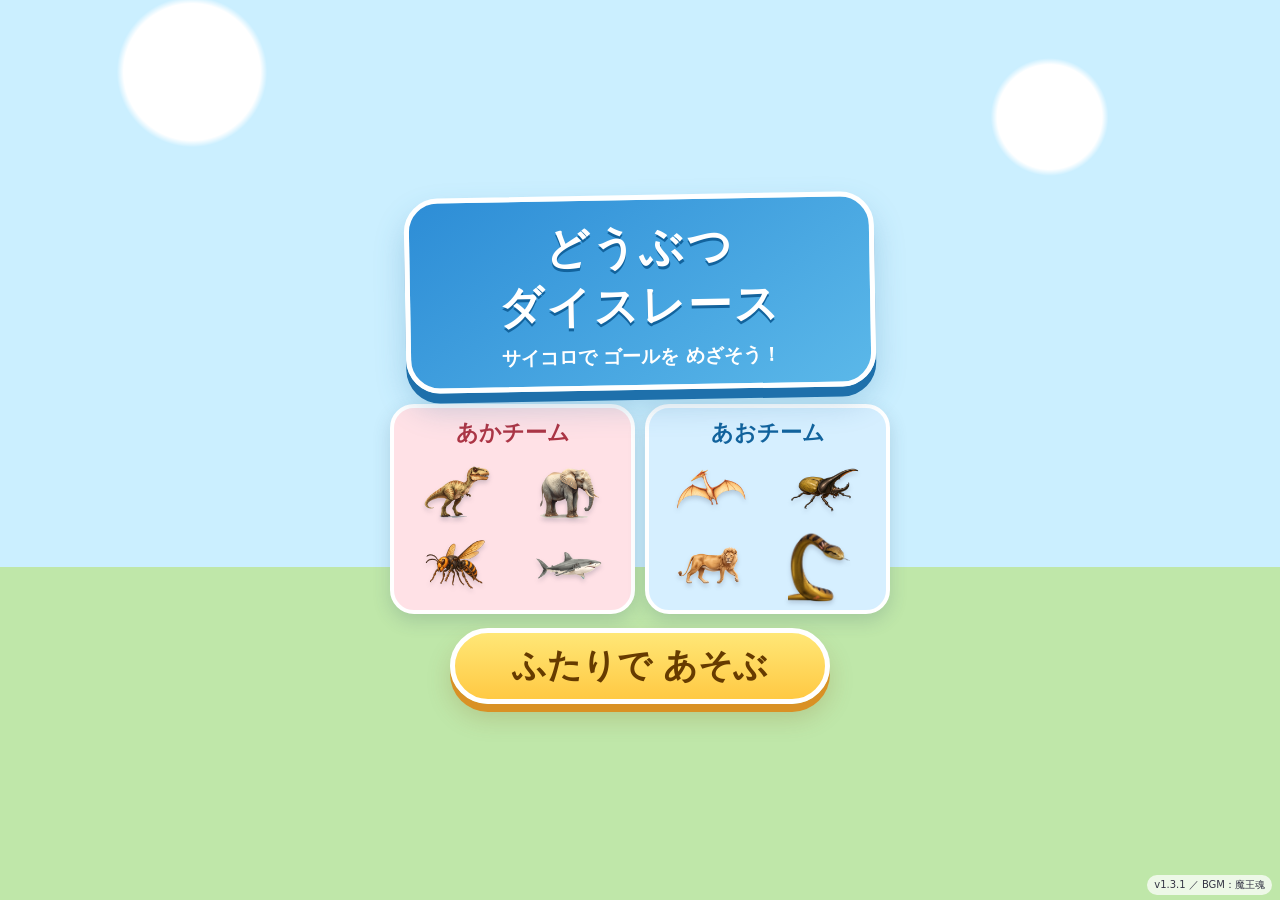
<file: race/index.html>
<!doctype html>
<!-- 最終更新：2026-09-14／バージョン：v1.3.1（ズーム禁止を解除） -->
<html lang="ja">
<head>
  <meta charset="utf-8">
  <meta name="viewport" content="width=device-width,initial-scale=1,viewport-fit=cover">
  <meta name="theme-color" content="#3b8bd4">
  <meta name="apple-mobile-web-app-capable" content="yes">
  <meta name="apple-mobile-web-app-status-bar-style" content="default">
  <meta name="apple-mobile-web-app-title" content="ダイスレース">
  <title>どうぶつダイスレース</title>
  <link rel="manifest" href="./manifest.webmanifest">
  <link rel="apple-touch-icon" href="./images/tyranno.png">
  <style>
    :root {
      --sky: #dff4ff;
      --cream: #fff8df;
      --ink: #2b3654;
      --blue: #2d8dd6;
      --blue-dark: #12639d;
      --red: #ef6574;
      --red-dark: #ac3545;
      --yellow: #ffd95b;
      --green: #78c96e;
    }
    * {
      box-sizing: border-box;
      -webkit-tap-highlight-color: transparent;
      user-select: none;
    }
    html, body {
      width: 100%;
      min-height: 100%;
      margin: 0;
    }
    body {
      color: var(--ink);
      font-family: "Hiragino Maru Gothic ProN", "Yu Gothic", system-ui, sans-serif;
      background:
        radial-gradient(circle at 15% 8%, #ffffff 0 5%, transparent 5.5%),
        radial-gradient(circle at 82% 13%, #ffffff 0 4%, transparent 4.5%),
        linear-gradient(180deg, #cbefff 0 63%, #bfe7a9 63% 100%);
      overflow-x: hidden;
      touch-action: manipulation;
    }
    button {
      font: inherit;
      min-height: 60px;
      border: 0;
      cursor: pointer;
    }
    button:focus-visible {
      outline: 5px solid #fff;
      outline-offset: 3px;
    }
    .hidden { display: none !important; }
    .sr-only {
      position: fixed;
      width: 1px;
      height: 1px;
      padding: 0;
      margin: -1px;
      overflow: hidden;
      clip: rect(0, 0, 0, 0);
      white-space: nowrap;
      border: 0;
    }
    .screen {
      min-height: 100dvh;
      padding:
        max(12px, env(safe-area-inset-top))
        12px
        max(14px, env(safe-area-inset-bottom));
    }
    .credit {
      position: fixed;
      right: 8px;
      bottom: max(5px, env(safe-area-inset-bottom));
      z-index: 80;
      padding: 3px 7px;
      color: #334;
      border-radius: 12px;
      background: #ffffffb8;
      font-size: 10px;
    }

    /* ホーム */
    #homeScreen {
      display: flex;
      flex-direction: column;
      align-items: center;
      justify-content: center;
      gap: 14px;
      text-align: center;
    }
    .title-cloud {
      width: min(94vw, 470px);
      padding: 18px 12px 15px;
      border: 5px solid #fff;
      border-radius: 34px;
      color: #fff;
      background: linear-gradient(145deg, var(--blue), #5bb8e9);
      box-shadow: 0 10px 0 #1e70ab, 0 16px 30px #337da844;
      transform: rotate(-1deg);
    }
    .title-cloud h1 {
      margin: 0;
      font-size: clamp(29px, 8vw, 44px);
      letter-spacing: .05em;
      text-shadow: 0 3px 0 #12639d;
    }
    .title-cloud p {
      margin: 8px 0 0;
      font-size: clamp(15px, 4vw, 19px);
      font-weight: 800;
    }
    .team-preview {
      display: grid;
      grid-template-columns: 1fr 1fr;
      gap: 10px;
      width: min(95vw, 500px);
    }
    .team-card {
      padding: 10px 7px 8px;
      border: 4px solid #fff;
      border-radius: 24px;
      box-shadow: 0 7px 18px #31506630;
    }
    .team-card.blue { background: #d6efff; color: var(--blue-dark); }
    .team-card.red { background: #ffe1e6; color: var(--red-dark); }
    .team-card h2 {
      margin: 0 0 7px;
      font-size: 22px;
    }
    .team-animals {
      display: grid;
      grid-template-columns: 1fr 1fr;
      gap: 3px;
    }
    .team-animals img {
      width: 100%;
      height: 72px;
      object-fit: contain;
      filter: drop-shadow(0 3px 2px #27324a33);
    }
    .start-button {
      width: min(88vw, 380px);
      min-height: 76px;
      padding: 10px 22px;
      border: 5px solid #fff;
      border-radius: 40px;
      color: #663b00;
      background: linear-gradient(#ffe777, #ffc943);
      box-shadow: 0 8px 0 #d99125, 0 14px 24px #8a5d2238;
      font-size: clamp(25px, 7vw, 34px);
      font-weight: 900;
    }
    .start-button:active { transform: translateY(5px); box-shadow: 0 3px 0 #d99125; }

    /* せんこう */
    .overlay {
      position: fixed;
      inset: 0;
      z-index: 100;
      display: grid;
      place-items: center;
      padding: 18px;
      background: #17334ecc;
      backdrop-filter: blur(5px);
    }
    .overlay-card {
      width: min(94vw, 430px);
      padding: 24px 16px;
      border: 5px solid #fff;
      border-radius: 32px;
      background: var(--cream);
      box-shadow: 0 16px 45px #09213d88;
      text-align: center;
    }
    .overlay-card h2 {
      margin: 0 0 14px;
      font-size: clamp(26px, 7vw, 36px);
    }
    .start-dice-row {
      display: grid;
      grid-template-columns: 1fr 1fr;
      gap: 12px;
      margin: 16px 0;
    }
    .start-die {
      display: grid;
      place-items: center;
      min-height: 132px;
      border: 5px solid;
      border-radius: 26px;
      background: #fff;
      font-size: 70px;
      font-weight: 900;
    }
    .start-die.blue { border-color: var(--blue); color: var(--blue-dark); }
    .start-die.red { border-color: var(--red); color: var(--red-dark); }
    .roll-note {
      min-height: 34px;
      margin: 6px 0 0;
      font-size: 21px;
      font-weight: 900;
    }

    /* ゲーム */
    #gameScreen {
      display: flex;
      flex-direction: column;
      align-items: center;
      gap: 5px;
      max-width: 560px;
      margin: 0 auto;
    }
    .top-row {
      display: grid;
      grid-template-columns: 64px 1fr 64px;
      align-items: center;
      width: 100%;
      gap: 6px;
    }
    .home-button, .sound-button {
      min-height: 60px;
      padding: 4px;
      border: 3px solid #fff;
      border-radius: 20px;
      color: var(--ink);
      background: #ffffffd9;
      font-size: 14px;
      font-weight: 900;
      box-shadow: 0 4px 0 #91b4c4;
    }
    .turn-banner {
      min-height: 60px;
      display: grid;
      place-items: center;
      padding: 5px 10px;
      border: 4px solid #fff;
      border-radius: 22px;
      color: #fff;
      font-size: clamp(21px, 6vw, 30px);
      font-weight: 900;
      box-shadow: 0 5px 0 #43607955;
    }
    .turn-banner.p1 { background: var(--red); }
    .turn-banner.p2 { background: var(--blue); }
    .goal-shelf {
      position: relative;
      width: min(94vw, 430px);
      height: 66px;
      padding: 4px 64px 4px 8px;
      overflow: hidden;
      border: 4px solid #fff;
      border-radius: 20px;
      background: linear-gradient(90deg, #fff7b7, #ffe27a);
      box-shadow: 0 4px 0 #d8a63e;
    }
    .goal-shelf.bottom { padding: 4px 8px 4px 64px; }
    .goal-label {
      position: absolute;
      top: 0;
      bottom: 0;
      right: 8px;
      display: grid;
      place-items: center;
      font-size: 17px;
      font-weight: 900;
      color: #81500b;
    }
    .goal-shelf.bottom .goal-label { left: 8px; right: auto; }
    .goal-tokens {
      display: flex;
      align-items: center;
      justify-content: center;
      gap: 2px;
      height: 100%;
    }
    .goal-token {
      width: 48px;
      height: 48px;
      object-fit: contain;
      animation: goalPop .55s ease-out;
      filter: drop-shadow(0 2px 2px #5f431f55);
    }
    @keyframes goalPop {
      0% { transform: translateY(55px) scale(.3) rotate(-15deg); }
      65% { transform: translateY(-5px) scale(1.15) rotate(4deg); }
      100% { transform: translateY(0) scale(1); }
    }
    .board {
      position: relative;
      display: grid;
      grid-template-columns: repeat(4, 1fr);
      grid-template-rows: repeat(5, 1fr);
      width: min(94vw, 430px);
      height: min(49dvh, 520px);
      min-height: 330px;
      overflow: hidden;
      border: 6px solid #6a9556;
      border-radius: 22px;
      background: #fff;
      box-shadow: 0 8px 0 #557846, 0 12px 24px #3048294a;
    }
    .cell {
      position: relative;
      border-right: 2px solid #ffffffb8;
      border-bottom: 2px solid #ffffffb8;
      box-shadow: inset 0 0 0 2px #ffffff35, inset 0 7px 10px #ffffff35;
    }
    .cell:nth-child(1)  { background: #ff6b6b; }
    .cell:nth-child(2)  { background: #4dabf7; }
    .cell:nth-child(3)  { background: #ffe066; }
    .cell:nth-child(4)  { background: #69db7c; }
    .cell:nth-child(5)  { background: #a5d8ff; }
    .cell:nth-child(6)  { background: #faa2c1; }
    .cell:nth-child(7)  { background: #ffd8a8; }
    .cell:nth-child(8)  { background: #ced4da; }
    .cell:nth-child(9)  { background: #b197fc; }
    .cell:nth-child(10) { background: #ffa94d; }
    .cell:nth-child(11) {
      background: #fff;
      box-shadow: inset 0 0 0 2px #aeb8c2, inset 0 7px 10px #ffffff;
    }
    .cell:nth-child(12) { background: #343a40; }
    .cell:nth-child(13) { background: linear-gradient(145deg, #fff09a, #e6b51d); }
    .cell:nth-child(14) { background: linear-gradient(145deg, #f1f3f5, #9da6ae); }
    .cell:nth-child(15) { background: #94d82d; }
    .cell:nth-child(16) { background: #a47148; }
    .cell:nth-child(17) { background: #364fc7; }
    .cell:nth-child(18) { background: #fff3bf; }
    .cell:nth-child(19) { background: #e5dbff; }
    .cell:nth-child(20) { background: #38d9a9; }
    .cell:nth-child(4n) { border-right: 0; }
    .cell:nth-child(n+17) { border-bottom: 0; }
    .token {
      position: absolute;
      left: 50%;
      top: 50%;
      z-index: 3;
      width: clamp(60px, 15vw, 68px);
      height: clamp(60px, 15vw, 68px);
      min-height: 0;
      padding: 1px;
      border: 5px solid;
      border-radius: 50%;
      background: #fff;
      box-shadow: 0 0 0 3px #fff, 0 4px 9px #14202f99;
      transform: translate(calc(-50% + var(--ox, 0px)), calc(-50% + var(--oy, 0px)));
      transition:
        left var(--move-duration, .32s) ease-in-out,
        top var(--move-duration, .32s) ease-in-out,
        filter .2s;
    }
    .token.p1 { border-color: var(--red); }
    .token.p2 { border-color: var(--blue); }
    .token img {
      width: 100%;
      height: 100%;
      object-fit: contain;
      pointer-events: none;
    }
    .token:not(.selectable) { pointer-events: none; }
    .token.selectable {
      animation: selectable 1s ease-in-out infinite;
      cursor: pointer;
    }
    .token.selected {
      z-index: 6;
      filter: drop-shadow(0 0 8px #fff) drop-shadow(0 0 13px #ffd43b);
    }
    .token.hopping {
      z-index: 7;
      animation: tokenHop var(--move-duration, .3s) ease-out both;
    }
    .token.hopping.final-hop {
      animation-name: tokenFinalHop;
    }
    .token.blocked-shake {
      z-index: 7;
      animation: blockedShake var(--move-duration, .34s) ease-in-out both;
    }
    @keyframes selectable {
      0%, 100% { transform: translate(calc(-50% + var(--ox, 0px)), calc(-50% + var(--oy, 0px))) scale(1); }
      50% { transform: translate(calc(-50% + var(--ox, 0px)), calc(-50% + var(--oy, 0px))) scale(1.12); }
    }
    @keyframes tokenHop {
      0% {
        transform: translate(calc(-50% + var(--ox, 0px)), calc(-50% + var(--oy, 0px))) scale(1);
      }
      48% {
        transform: translate(calc(-50% + var(--ox, 0px)), calc(-50% + var(--oy, 0px) - 18px)) scale(1.06);
      }
      82% {
        transform: translate(calc(-50% + var(--ox, 0px)), calc(-50% + var(--oy, 0px) + 2px)) scale(.98);
      }
      100% {
        transform: translate(calc(-50% + var(--ox, 0px)), calc(-50% + var(--oy, 0px))) scale(1);
      }
    }
    @keyframes tokenFinalHop {
      0% {
        transform: translate(calc(-50% + var(--ox, 0px)), calc(-50% + var(--oy, 0px))) scale(1);
      }
      45% {
        transform: translate(calc(-50% + var(--ox, 0px)), calc(-50% + var(--oy, 0px) - 24px)) scale(1.1);
      }
      78% {
        transform: translate(calc(-50% + var(--ox, 0px)), calc(-50% + var(--oy, 0px) + 4px)) scale(.94);
      }
      90% {
        transform: translate(calc(-50% + var(--ox, 0px)), calc(-50% + var(--oy, 0px) - 5px)) scale(1.04);
      }
      100% {
        transform: translate(calc(-50% + var(--ox, 0px)), calc(-50% + var(--oy, 0px))) scale(1);
      }
    }
    @keyframes blockedShake {
      0%, 100% {
        transform: translate(calc(-50% + var(--ox, 0px)), calc(-50% + var(--oy, 0px)));
      }
      25% {
        transform: translate(calc(-50% + var(--ox, 0px) - 7px), calc(-50% + var(--oy, 0px))) rotate(-4deg);
      }
      50% {
        transform: translate(calc(-50% + var(--ox, 0px) + 7px), calc(-50% + var(--oy, 0px))) rotate(4deg);
      }
      75% {
        transform: translate(calc(-50% + var(--ox, 0px) - 4px), calc(-50% + var(--oy, 0px))) rotate(-2deg);
      }
    }
    .control-panel {
      width: min(94vw, 430px);
      padding: 7px;
      border: 4px solid #fff;
      border-radius: 22px;
      background: #ffffffdd;
      box-shadow: 0 5px 0 #91b4c4;
    }
    .result-row {
      display: grid;
      grid-template-columns: 1fr 1fr;
      gap: 7px;
      margin-bottom: 6px;
    }
    .die-result {
      min-height: 66px;
      display: grid;
      place-items: center;
      border: 3px solid #cbddea;
      border-radius: 17px;
      background: #fff;
      font-size: clamp(26px, 7vw, 37px);
      font-weight: 900;
    }
    .control-panel.p1 .die-result {
      border-color: var(--red);
      background: #ffe3e8;
      color: var(--red-dark);
      box-shadow: inset 0 0 0 2px #fff;
    }
    .control-panel.p2 .die-result {
      border-color: var(--blue);
      background: #dff2ff;
      color: var(--blue-dark);
      box-shadow: inset 0 0 0 2px #fff;
    }
    .die-result.rolling { animation: dieShake .16s linear infinite; }
    @keyframes dieShake {
      0% { transform: rotate(-5deg) scale(.96); }
      50% { transform: rotate(5deg) scale(1.04); }
      100% { transform: rotate(-5deg) scale(.96); }
    }
    .message {
      min-height: 29px;
      margin: 0 0 5px;
      text-align: center;
      font-size: 18px;
      font-weight: 900;
    }
    .roll-button {
      width: 100%;
      min-height: 70px;
      border: 4px solid #fff;
      border-radius: 30px;
      color: #563800;
      background: linear-gradient(#ffe56f, #ffc63f);
      box-shadow: 0 6px 0 #d58c21;
      font-size: clamp(24px, 7vw, 32px);
      font-weight: 900;
    }
    .roll-button:disabled { opacity: .45; filter: grayscale(.5); box-shadow: none; }
    .roll-button:active:not(:disabled) { transform: translateY(4px); box-shadow: 0 2px 0 #d58c21; }

    /* しょうり */
    #victoryOverlay { overflow: hidden; }
    .winner-art {
      display: flex;
      justify-content: center;
      align-items: center;
      min-height: 140px;
    }
    .winner-art img {
      width: 118px;
      height: 118px;
      object-fit: contain;
      margin: -12px;
      filter: drop-shadow(0 5px 5px #3f3b2744);
      animation: winnerBounce .7s ease-in-out infinite alternate;
    }
    .winner-art img:nth-child(2) { animation-delay: .15s; }
    .winner-art img:nth-child(3) { animation-delay: .3s; }
    .winner-art img:nth-child(4) { animation-delay: .45s; }
    @keyframes winnerBounce { to { transform: translateY(-13px) rotate(4deg); } }
    .winner-title {
      margin: 2px 0 12px;
      font-size: clamp(34px, 10vw, 52px);
      color: #e67b17;
      text-shadow: 0 3px #fff, 0 6px #ffd348;
    }
    .again-button {
      width: 100%;
      min-height: 70px;
      border: 4px solid #fff;
      border-radius: 34px;
      color: #fff;
      background: linear-gradient(#69c567, #3c9b50);
      box-shadow: 0 6px 0 #287539;
      font-size: 28px;
      font-weight: 900;
    }
    .confetti {
      position: fixed;
      top: -30px;
      z-index: 120;
      width: 12px;
      height: 22px;
      border-radius: 3px;
      pointer-events: none;
      animation: confettiFall 3s linear forwards;
    }
    @keyframes confettiFall {
      to { transform: translate(var(--drift), 115dvh) rotate(900deg); }
    }
    @media (max-height: 720px) {
      .goal-shelf { height: 55px; }
      .goal-token { width: 40px; height: 40px; }
      .board { height: 43dvh; min-height: 292px; }
      .control-panel { padding: 5px; }
      .die-result { min-height: 55px; }
      .roll-button { min-height: 62px; }
    }
  </style>
</head>
<body>
  <main>
    <section id="homeScreen" class="screen">
      <div class="title-cloud">
        <h1>どうぶつ<br>ダイスレース</h1>
        <p>サイコロで ゴールを めざそう！</p>
      </div>
      <div class="team-preview" aria-label="ふたつのチーム">
        <div class="team-card red">
          <h2>あかチーム</h2>
          <div class="team-animals">
            <img src="./images/tyranno.png" alt="ティラノサウルス">
            <img src="./images/elephant.png" alt="ゾウ">
            <img src="./images/hornet.png" alt="オオスズメバチ">
            <img src="./images/shark.png" alt="ホホジロザメ">
          </div>
        </div>
        <div class="team-card blue">
          <h2>あおチーム</h2>
          <div class="team-animals">
            <img src="./images/quetzalcoatlus.png" alt="ケツァルコアトルス">
            <img src="./images/hercules.png" alt="ヘラクレスオオカブト">
            <img src="./images/lion.png" alt="ライオン">
            <img src="./images/titanoboa_v3.png" alt="ティタノボア">
          </div>
        </div>
      </div>
      <button id="startButton" class="start-button" type="button">ふたりで あそぶ</button>
    </section>

    <section id="gameScreen" class="screen hidden" aria-label="ゲームがめん">
      <div class="top-row">
        <button id="homeButton" class="home-button" type="button">もどる</button>
        <div id="turnBanner" class="turn-banner p1">あかチームの ばん！</div>
        <button id="soundButton" class="sound-button" type="button" aria-pressed="true">おと<br>あり</button>
      </div>

      <div class="goal-shelf top">
        <div id="p1GoalTokens" class="goal-tokens"></div>
        <div class="goal-label">あか<br>ゴール</div>
      </div>

      <div id="board" class="board" aria-label="よんかけるごの ばん">
        <div class="cell" data-row="0" data-col="0"></div><div class="cell" data-row="0" data-col="1"></div><div class="cell" data-row="0" data-col="2"></div><div class="cell" data-row="0" data-col="3"></div>
        <div class="cell" data-row="1" data-col="0"></div><div class="cell" data-row="1" data-col="1"></div><div class="cell" data-row="1" data-col="2"></div><div class="cell" data-row="1" data-col="3"></div>
        <div class="cell" data-row="2" data-col="0"></div><div class="cell" data-row="2" data-col="1"></div><div class="cell" data-row="2" data-col="2"></div><div class="cell" data-row="2" data-col="3"></div>
        <div class="cell" data-row="3" data-col="0"></div><div class="cell" data-row="3" data-col="1"></div><div class="cell" data-row="3" data-col="2"></div><div class="cell" data-row="3" data-col="3"></div>
        <div class="cell" data-row="4" data-col="0"></div><div class="cell" data-row="4" data-col="1"></div><div class="cell" data-row="4" data-col="2"></div><div class="cell" data-row="4" data-col="3"></div>
      </div>

      <div class="goal-shelf bottom">
        <div class="goal-label">あお<br>ゴール</div>
        <div id="p2GoalTokens" class="goal-tokens"></div>
      </div>

      <div id="controlPanel" class="control-panel p1">
        <div class="result-row">
          <div id="numberDie" class="die-result" aria-label="かずのサイコロ">？</div>
          <div id="directionDie" class="die-result" aria-label="いきさきのサイコロ">？</div>
        </div>
        <p id="message" class="message" aria-live="polite">サイコロを ふってね！</p>
        <button id="rollButton" class="roll-button" type="button">サイコロを ふる</button>
      </div>
    </section>
  </main>

  <div id="starterOverlay" class="overlay hidden" aria-live="polite">
    <div class="overlay-card">
      <h2>せんこうを きめるよ！</h2>
      <div class="start-dice-row">
        <div id="p1StartDie" class="start-die red">？</div>
        <div id="p2StartDie" class="start-die blue">？</div>
      </div>
      <p id="starterNote" class="roll-note">ふたりで サイコロ！</p>
    </div>
  </div>

  <div id="victoryOverlay" class="overlay hidden">
    <div class="overlay-card">
      <div id="winnerArt" class="winner-art"></div>
      <h2 id="winnerTitle" class="winner-title">あかチームの かち！</h2>
      <button id="againButton" class="again-button" type="button">もういちど</button>
    </div>
  </div>

  <output id="logicTestStatus" class="sr-only" aria-live="polite">ロジックテスト じっこうまえ</output>
  <output id="runtimeErrorStatus" class="sr-only" aria-live="polite">コンソールエラー なし</output>
  <output id="offlineStatus" class="sr-only" aria-live="polite">オフラインじゅんび じっこうまえ</output>
  <output id="moveTestStatus" class="sr-only" aria-live="polite">いどうテスト じっこうまえ</output>
  <div class="credit">v1.3.1 ／ BGM：魔王魂</div>

  <audio id="openingBgm" src="./sounds/bgm_opening.mp3" preload="auto" loop></audio>
  <audio id="battleBgm" src="./sounds/bgm_battle_v2.mp3" preload="auto" loop></audio>
  <audio id="victoryJingle" src="./sounds/jingle_victory.mp3" preload="auto"></audio>

  <script>
  (() => {
    "use strict";

    const runtimeErrors = [];
    function recordRuntimeError(value) {
      runtimeErrors.push(String(value || "ふめいなエラー"));
      document.getElementById("runtimeErrorStatus").textContent = "コンソールエラー あり";
    }
    window.addEventListener("error", (event) => recordRuntimeError(event.message));
    window.addEventListener("unhandledrejection", (event) =>
      recordRuntimeError(event.reason && event.reason.message ? event.reason.message : event.reason)
    );

    const TEAM = {
      1: {
        name: "あかチーム",
        className: "p1",
        animals: [
          { id: "p1-t", name: "ティラノサウルス", image: "./images/tyranno.png" },
          { id: "p1-e", name: "ゾウ", image: "./images/elephant.png" },
          { id: "p1-h", name: "オオスズメバチ", image: "./images/hornet.png" },
          { id: "p1-s", name: "ホホジロザメ", image: "./images/shark.png" }
        ]
      },
      2: {
        name: "あおチーム",
        className: "p2",
        animals: [
          { id: "p2-q", name: "ケツァルコアトルス", image: "./images/quetzalcoatlus.png" },
          { id: "p2-h", name: "ヘラクレスオオカブト", image: "./images/hercules.png" },
          { id: "p2-l", name: "ライオン", image: "./images/lion.png" },
          { id: "p2-t", name: "ティタノボア", image: "./images/titanoboa_v3.png" }
        ]
      }
    };
    const DIRECTIONS = ["まえ", "まえ", "みぎ", "ひだり"];
    const DIRECTION_SYMBOL = { "まえ": "⬆", "みぎ": "➡", "ひだり": "⬅" };
    const TEST_SPEED = new URLSearchParams(location.search).has("qa") ? 0.04 : 1;
    const HOP_DURATION = 320;
    const HOP_REST_DURATION = 120;
    let landingAudioContext = null;
    let landingSoundCount = 0;
    let lastMoveStepCount = 0;
    const state = {
      player: 1,
      phase: "home",
      pending: null,
      tokens: [],
      sound: true,
      gameOver: false
    };

    const homeScreen = document.getElementById("homeScreen");
    const gameScreen = document.getElementById("gameScreen");
    const starterOverlay = document.getElementById("starterOverlay");
    const victoryOverlay = document.getElementById("victoryOverlay");
    const board = document.getElementById("board");
    const turnBanner = document.getElementById("turnBanner");
    const numberDie = document.getElementById("numberDie");
    const directionDie = document.getElementById("directionDie");
    const message = document.getElementById("message");
    const rollButton = document.getElementById("rollButton");
    const openingBgm = document.getElementById("openingBgm");
    const battleBgm = document.getElementById("battleBgm");
    const victoryJingle = document.getElementById("victoryJingle");

    function clamp(value, min, max) {
      return Math.max(min, Math.min(max, value));
    }

    function buildMoveSteps(token, direction, count, player) {
      const steps = [];
      let current = { ...token };
      if (current.goal) return steps;
      for (let step = 0; step < count; step += 1) {
        const next = { ...current };
        if (direction === "みぎ" || direction === "ひだり") {
          const delta = direction === "みぎ" ? 1 : -1;
          const nextCol = clamp(next.col + delta, 0, 3);
          if (nextCol === next.col) break;
          next.col = nextCol;
        } else {
          next.row += player === 1 ? -1 : 1;
          if ((player === 1 && next.row < 0) || (player === 2 && next.row > 4)) {
            next.goal = true;
            next.row = null;
            next.col = null;
          }
        }
        steps.push(next);
        current = next;
        if (next.goal) break;
      }
      return steps;
    }

    function applyMove(token, direction, count, player) {
      const steps = buildMoveSteps(token, direction, count, player);
      return steps.length ? steps[steps.length - 1] : { ...token };
    }

    function resolveStarter(rollPairs) {
      for (let index = 0; index < rollPairs.length; index += 1) {
        const [p1, p2] = rollPairs[index];
        if (p1 !== p2) return { player: p1 > p2 ? 1 : 2, rounds: index + 1 };
      }
      return null;
    }

    function overlapOffsets(count) {
      const patterns = {
        1: [[0, 0]],
        2: [[-9, -7], [9, 7]],
        3: [[-11, -8], [11, -8], [0, 10]],
        4: [[-11, -10], [11, -10], [-11, 10], [11, 10]],
        5: [[-13, -11], [13, -11], [-13, 11], [13, 11], [0, 0]],
        6: [[-15, -12], [0, -12], [15, -12], [-15, 12], [0, 12], [15, 12]],
        7: [[-16, -14], [0, -14], [16, -14], [-16, 0], [16, 0], [-9, 14], [9, 14]],
        8: [[-17, -14], [0, -14], [17, -14], [-17, 0], [17, 0], [-17, 14], [0, 14], [17, 14]]
      };
      return patterns[Math.min(8, Math.max(1, count))];
    }

    function hasWon(tokens, player) {
      return tokens.filter((token) => token.player === player).every((token) => token.goal);
    }

    function runLogicTests() {
      const tests = [];
      function check(name, condition) {
        tests.push({ name, pass: Boolean(condition) });
        if (!condition) throw new Error("テストしっぱい: " + name);
      }
      check("みぎの はしで とまる", applyMove({ row: 2, col: 3, goal: false }, "みぎ", 2, 1).col === 3);
      check("ゴールを こえても ゴール", applyMove({ row: 1, col: 2, goal: false }, "まえ", 3, 1).goal);
      check("3マスを 1マスずつ", buildMoveSteps({ row: 4, col: 1, goal: false }, "まえ", 3, 1).length === 3);
      check("はしまでの ぶんだけ", buildMoveSteps({ row: 2, col: 2, goal: false }, "みぎ", 3, 1).length === 1);
      check("うごけないと 0マス", buildMoveSteps({ row: 2, col: 3, goal: false }, "みぎ", 3, 1).length === 0);
      const offsets = overlapOffsets(4).map((pair) => pair.join(","));
      check("かさなりを ずらす", new Set(offsets).size === 4);
      check("よんひきで しょうり", hasWon([1, 2, 3, 4].map((n) => ({ player: 1, goal: true, n })), 1));
      const starter = resolveStarter([[2, 2], [1, 3]]);
      check("おなじなら ふりなおす", starter.player === 2 && starter.rounds === 2);
      return tests;
    }

    function makeTokens() {
      const tokens = [];
      TEAM[1].animals.forEach((animal, col) => {
        tokens.push({ ...animal, player: 1, row: 4, col, goal: false });
      });
      TEAM[2].animals.forEach((animal, col) => {
        tokens.push({ ...animal, player: 2, row: 0, col, goal: false });
      });
      return tokens;
    }

    function randomNumber() {
      return 1 + Math.floor(Math.random() * 3);
    }

    function randomDirection() {
      return DIRECTIONS[Math.floor(Math.random() * DIRECTIONS.length)];
    }

    function setAudioVolume() {
      openingBgm.volume = state.sound ? 0.34 : 0;
      battleBgm.volume = state.sound ? 0.34 : 0;
      victoryJingle.volume = state.sound ? 0.75 : 0;
    }

    function safePlay(audio) {
      if (!state.sound) return Promise.resolve();
      const promise = audio.play();
      return promise && promise.catch ? promise.catch(() => {}) : Promise.resolve();
    }

    function stopAudio(audio) {
      audio.pause();
      audio.currentTime = 0;
    }

    function playLandingSound() {
      landingSoundCount += 1;
      if (!state.sound) return;
      const AudioContextClass = window.AudioContext || window.webkitAudioContext;
      if (!AudioContextClass) return;
      if (!landingAudioContext) landingAudioContext = new AudioContextClass();
      if (landingAudioContext.state === "suspended") {
        landingAudioContext.resume().catch(() => {});
      }
      const now = landingAudioContext.currentTime;
      const oscillator = landingAudioContext.createOscillator();
      const gain = landingAudioContext.createGain();
      oscillator.type = "sine";
      oscillator.frequency.setValueAtTime(210, now);
      oscillator.frequency.exponentialRampToValueAtTime(115, now + .085);
      gain.gain.setValueAtTime(.0001, now);
      gain.gain.exponentialRampToValueAtTime(.065, now + .008);
      gain.gain.exponentialRampToValueAtTime(.0001, now + .1);
      oscillator.connect(gain);
      gain.connect(landingAudioContext.destination);
      oscillator.start(now);
      oscillator.stop(now + .105);
    }

    function startNewGame() {
      state.tokens = makeTokens();
      state.pending = null;
      state.gameOver = false;
      state.phase = "starter";
      homeScreen.classList.add("hidden");
      gameScreen.classList.remove("hidden");
      victoryOverlay.classList.add("hidden");
      starterOverlay.classList.remove("hidden");
      numberDie.textContent = "？";
      directionDie.textContent = "？";
      rollButton.disabled = true;
      stopAudio(battleBgm);
      openingBgm.currentTime = 0;
      safePlay(openingBgm);
      render();
      determineFirstPlayer();
    }

    async function animateStarterDice() {
      const p1Die = document.getElementById("p1StartDie");
      const p2Die = document.getElementById("p2StartDie");
      for (let frame = 0; frame < 11; frame += 1) {
        p1Die.textContent = randomNumber();
        p2Die.textContent = randomNumber();
        await wait(80);
      }
      const p1 = randomNumber();
      const p2 = randomNumber();
      p1Die.textContent = p1;
      p2Die.textContent = p2;
      return [p1, p2];
    }

    async function determineFirstPlayer() {
      const note = document.getElementById("starterNote");
      let pair;
      do {
        note.textContent = "ふたりで サイコロ！";
        pair = await animateStarterDice();
        if (pair[0] === pair[1]) {
          note.textContent = "おなじ！ もういちど！";
          await wait(700);
        }
      } while (pair[0] === pair[1]);
      state.player = pair[0] > pair[1] ? 1 : 2;
      note.textContent = TEAM[state.player].name + "が せんこう！";
      await wait(1050);
      starterOverlay.classList.add("hidden");
      stopAudio(openingBgm);
      battleBgm.currentTime = 0;
      safePlay(battleBgm);
      state.phase = "roll";
      message.textContent = "サイコロを ふってね！";
      rollButton.disabled = false;
      render();
    }

    function wait(ms) {
      return new Promise((resolve) => setTimeout(resolve, Math.max(1, ms * TEST_SPEED)));
    }

    function later(callback, ms) {
      return setTimeout(callback, Math.max(1, ms * TEST_SPEED));
    }

    async function rollTurn(forced) {
      if (state.phase !== "roll" || state.gameOver) return;
      state.phase = "rolling";
      rollButton.disabled = true;
      message.textContent = "サイコロが ころころ！";
      numberDie.classList.add("rolling");
      directionDie.classList.add("rolling");
      for (let frame = 0; frame < 12; frame += 1) {
        numberDie.textContent = randomNumber();
        const direction = randomDirection();
        directionDie.textContent = DIRECTION_SYMBOL[direction] + " " + direction;
        await wait(70);
      }
      const count = forced && forced.count ? forced.count : randomNumber();
      const direction = forced && forced.direction ? forced.direction : randomDirection();
      state.pending = { count, direction };
      numberDie.textContent = String(count);
      directionDie.textContent = DIRECTION_SYMBOL[direction] + " " + direction;
      numberDie.classList.remove("rolling");
      directionDie.classList.remove("rolling");
      state.phase = "select";
      message.textContent = "どの どうぶつを うごかす？";
      render();
    }

    function chooseToken(tokenId) {
      if (state.phase !== "select" || state.gameOver) return;
      const index = state.tokens.findIndex((token) =>
        token.id === tokenId && token.player === state.player && !token.goal
      );
      if (index < 0) return;
      state.phase = "moving";
      render();
      const tokenElement = board.querySelector('[data-token-id="' + tokenId + '"]');
      if (tokenElement) tokenElement.classList.add("selected");
      moveChosenToken(index).catch((error) =>
        recordRuntimeError(error && error.message ? error.message : error)
      );
    }

    function waitForMotionEvent(tokenElement, eventName, duration) {
      return new Promise((resolve) => {
        let finished = false;
        const finish = (event) => {
          if (finished || (event && event.target !== tokenElement)) return;
          finished = true;
          tokenElement.removeEventListener(eventName, finish);
          clearTimeout(fallback);
          resolve();
        };
        const fallback = setTimeout(
          () => finish(),
          Math.max(40, duration * TEST_SPEED + 80)
        );
        tokenElement.addEventListener(eventName, finish);
      });
    }

    async function animateTokenHop(tokenId, target, player, isFinal) {
      const tokenElement = board.querySelector('[data-token-id="' + tokenId + '"]');
      if (!tokenElement) return;
      const duration = HOP_DURATION;
      tokenElement.style.setProperty("--move-duration", Math.max(20, duration * TEST_SPEED) + "ms");
      tokenElement.getBoundingClientRect();
      const animationFinished = waitForMotionEvent(tokenElement, "animationend", duration);
      const transitionFinished = waitForMotionEvent(tokenElement, "transitionend", duration);
      tokenElement.classList.remove("selected");
      tokenElement.classList.add("hopping");
      if (isFinal) tokenElement.classList.add("final-hop");
      if (target.goal) {
        tokenElement.style.top = player === 1 ? "-8%" : "108%";
      } else {
        tokenElement.style.left = ((target.col + .5) * 25) + "%";
        tokenElement.style.top = ((target.row + .5) * 20) + "%";
      }
      await Promise.all([animationFinished, transitionFinished]);
    }

    async function showBlockedMove(tokenId) {
      const tokenElement = board.querySelector('[data-token-id="' + tokenId + '"]');
      if (!tokenElement) return;
      tokenElement.style.setProperty("--move-duration", Math.max(20, 340 * TEST_SPEED) + "ms");
      tokenElement.classList.remove("selected");
      tokenElement.classList.add("blocked-shake");
      await wait(340);
    }

    async function moveChosenToken(index) {
      const before = state.tokens[index];
      const steps = buildMoveSteps(
        before,
        state.pending.direction,
        state.pending.count,
        state.player
      );
      lastMoveStepCount = steps.length;
      if (steps.length === 0) {
        message.textContent = "うごけない！";
        await showBlockedMove(before.id);
        state.pending = null;
        render();
        await wait(360);
        nextTurn();
        return;
      }
      for (let stepIndex = 0; stepIndex < steps.length; stepIndex += 1) {
        const step = steps[stepIndex];
        const isFinal = stepIndex === steps.length - 1;
        message.textContent = "タン！ " + (stepIndex + 1) + "／" + steps.length;
        await animateTokenHop(before.id, step, state.player, isFinal);
        state.tokens[index] = step;
        playLandingSound();
        render();
        await wait(HOP_REST_DURATION);
      }
      const after = state.tokens[index];
      const reachedGoal = !before.goal && after.goal;
      state.pending = null;
      if (reachedGoal) {
        message.textContent = after.name + " ゴール！";
        await wait(90);
        playGoalSound();
      } else {
        message.textContent = after.name + "が すすんだよ！";
      }
      if (hasWon(state.tokens, state.player)) {
        await wait(reachedGoal ? 760 : 420);
        showVictory(state.player);
        return;
      }
      await wait(reachedGoal ? 820 : 480);
      nextTurn();
    }

    function nextTurn() {
      state.player = state.player === 1 ? 2 : 1;
      state.phase = "roll";
      numberDie.textContent = "？";
      directionDie.textContent = "？";
      message.textContent = "サイコロを ふってね！";
      rollButton.disabled = false;
      render();
    }

    function playGoalSound() {
      if (!state.sound) return;
      victoryJingle.pause();
      victoryJingle.currentTime = 0;
      safePlay(victoryJingle);
      later(() => {
        if (!state.gameOver) victoryJingle.pause();
      }, 900);
    }

    function showVictory(player) {
      state.gameOver = true;
      state.phase = "over";
      stopAudio(battleBgm);
      victoryJingle.pause();
      victoryJingle.currentTime = 0;
      safePlay(victoryJingle);
      const winnerTitle = document.getElementById("winnerTitle");
      winnerTitle.textContent = TEAM[player].name + "の かち！";
      winnerTitle.style.color = player === 1 ? "var(--red)" : "var(--blue)";
      const art = document.getElementById("winnerArt");
      art.innerHTML = "";
      TEAM[player].animals.forEach((animal) => {
        const image = document.createElement("img");
        image.src = animal.image;
        image.alt = animal.name;
        art.appendChild(image);
      });
      victoryOverlay.classList.remove("hidden");
      createConfetti();
    }

    function createConfetti() {
      const colors = ["#ffd43b", "#2d8dd6", "#ef6574", "#75c96a", "#a66ce0", "#ff923e"];
      for (let index = 0; index < 72; index += 1) {
        const piece = document.createElement("i");
        piece.className = "confetti";
        piece.style.left = Math.random() * 100 + "vw";
        piece.style.background = colors[index % colors.length];
        piece.style.animationDelay = Math.random() * .8 + "s";
        piece.style.animationDuration = 2.2 + Math.random() * 1.5 + "s";
        piece.style.setProperty("--drift", (Math.random() * 180 - 90) + "px");
        document.body.appendChild(piece);
        setTimeout(() => piece.remove(), 4400);
      }
    }

    function render() {
      turnBanner.className = "turn-banner " + TEAM[state.player].className;
      turnBanner.textContent = TEAM[state.player].name + "の ばん！";
      document.getElementById("controlPanel").className =
        "control-panel " + TEAM[state.player].className;
      board.dataset.phase = state.phase;
      board.dataset.landingSoundCount = String(landingSoundCount);
      board.dataset.lastMoveStepCount = String(lastMoveStepCount);
      document.getElementById("moveTestStatus").textContent =
        "いどう " + lastMoveStepCount + "マス／タン " + landingSoundCount + "かい";
      renderBoardTokens();
      renderGoalShelf(1);
      renderGoalShelf(2);
    }

    function renderBoardTokens() {
      board.querySelectorAll(".token").forEach((token) => token.remove());
      const positionGroups = new Map();
      state.tokens.filter((token) => !token.goal).forEach((token) => {
        const key = token.row + ":" + token.col;
        if (!positionGroups.has(key)) positionGroups.set(key, []);
        positionGroups.get(key).push(token);
      });
      positionGroups.forEach((tokensAtCell) => {
        const offsets = overlapOffsets(tokensAtCell.length);
        tokensAtCell.forEach((token, index) => {
          const button = document.createElement("button");
          button.type = "button";
          button.className = "token " + TEAM[token.player].className;
          if (state.phase === "select" && token.player === state.player) {
            button.classList.add("selectable");
          }
          button.dataset.tokenId = token.id;
          button.setAttribute("aria-label", token.name);
          button.style.left = ((token.col + .5) * 25) + "%";
          button.style.top = ((token.row + .5) * 20) + "%";
          button.style.setProperty("--ox", offsets[index][0] + "px");
          button.style.setProperty("--oy", offsets[index][1] + "px");
          const image = document.createElement("img");
          image.src = token.image;
          image.alt = "";
          button.appendChild(image);
          button.addEventListener("click", () => chooseToken(token.id));
          board.appendChild(button);
        });
      });
    }

    function renderGoalShelf(player) {
      const container = document.getElementById(player === 1 ? "p1GoalTokens" : "p2GoalTokens");
      const goalTokens = state.tokens.filter((token) => token.player === player && token.goal);
      const goalTokenIds = new Set(goalTokens.map((token) => token.id));
      container.querySelectorAll(".goal-token").forEach((image) => {
        if (!goalTokenIds.has(image.dataset.tokenId)) image.remove();
      });
      goalTokens.forEach((token) => {
        let image = container.querySelector('[data-token-id="' + token.id + '"]');
        if (!image) {
          image = document.createElement("img");
          image.className = "goal-token";
          image.dataset.tokenId = token.id;
          image.src = token.image;
          image.alt = token.name;
        }
        container.appendChild(image);
      });
    }

    function goHome() {
      state.phase = "home";
      state.gameOver = false;
      stopAudio(openingBgm);
      stopAudio(battleBgm);
      victoryJingle.pause();
      starterOverlay.classList.add("hidden");
      victoryOverlay.classList.add("hidden");
      gameScreen.classList.add("hidden");
      homeScreen.classList.remove("hidden");
    }

    function toggleSound() {
      state.sound = !state.sound;
      setAudioVolume();
      const button = document.getElementById("soundButton");
      button.setAttribute("aria-pressed", String(state.sound));
      button.innerHTML = state.sound ? "おと<br>あり" : "おと<br>なし";
      if (!state.sound) {
        openingBgm.pause();
        battleBgm.pause();
        victoryJingle.pause();
      } else if (state.phase === "roll" || state.phase === "select" || state.phase === "moving") {
        safePlay(battleBgm);
      }
    }

    document.getElementById("startButton").addEventListener("click", startNewGame);
    document.getElementById("homeButton").addEventListener("click", goHome);
    document.getElementById("againButton").addEventListener("click", startNewGame);
    document.getElementById("soundButton").addEventListener("click", toggleSound);
    rollButton.addEventListener("click", () => rollTurn());

    setAudioVolume();
    window.RaceLogic = {
      applyMove,
      buildMoveSteps,
      resolveStarter,
      overlapOffsets,
      hasWon,
      randomDirection,
      runLogicTests
    };
    window.__race_debug = {
      state,
      startNewGame,
      rollTurn,
      chooseToken,
      render,
      forceReady(player = 1) {
        state.player = player;
        state.phase = "roll";
        state.pending = null;
        state.gameOver = false;
        state.tokens = makeTokens();
        homeScreen.classList.add("hidden");
        gameScreen.classList.remove("hidden");
        starterOverlay.classList.add("hidden");
        victoryOverlay.classList.add("hidden");
        stopAudio(openingBgm);
        stopAudio(battleBgm);
        render();
      },
      forceFront(count = 3) {
        return rollTurn({ count, direction: "まえ" });
      },
      forceMove(count, direction) {
        return rollTurn({ count, direction });
      },
      getLandingSoundCount() { return landingSoundCount; },
      getLastMoveStepCount() { return lastMoveStepCount; },
      getRuntimeErrors() { return runtimeErrors.slice(); }
    };
    try {
      const selfTests = runLogicTests();
      window.__race_test_results = selfTests;
      document.getElementById("logicTestStatus").textContent =
        "ロジックテスト " + selfTests.filter((test) => test.pass).length + "こ せいこう";
    } catch (error) {
      window.__race_test_error = String(error && error.message ? error.message : error);
      document.getElementById("logicTestStatus").textContent = "ロジックテスト しっぱい";
      throw error;
    }

    if ("serviceWorker" in navigator && location.protocol !== "file:") {
      window.addEventListener("load", () => {
        navigator.serviceWorker.register("./sw.js").then(() => {
          document.getElementById("offlineStatus").textContent = "オフラインじゅんび できた";
        }).catch((error) => {
          document.getElementById("offlineStatus").textContent = "オフラインじゅんび しっぱい";
          recordRuntimeError(error && error.message ? error.message : error);
        });
      });
    }
  })();
  </script>
</body>
</html>
</file>
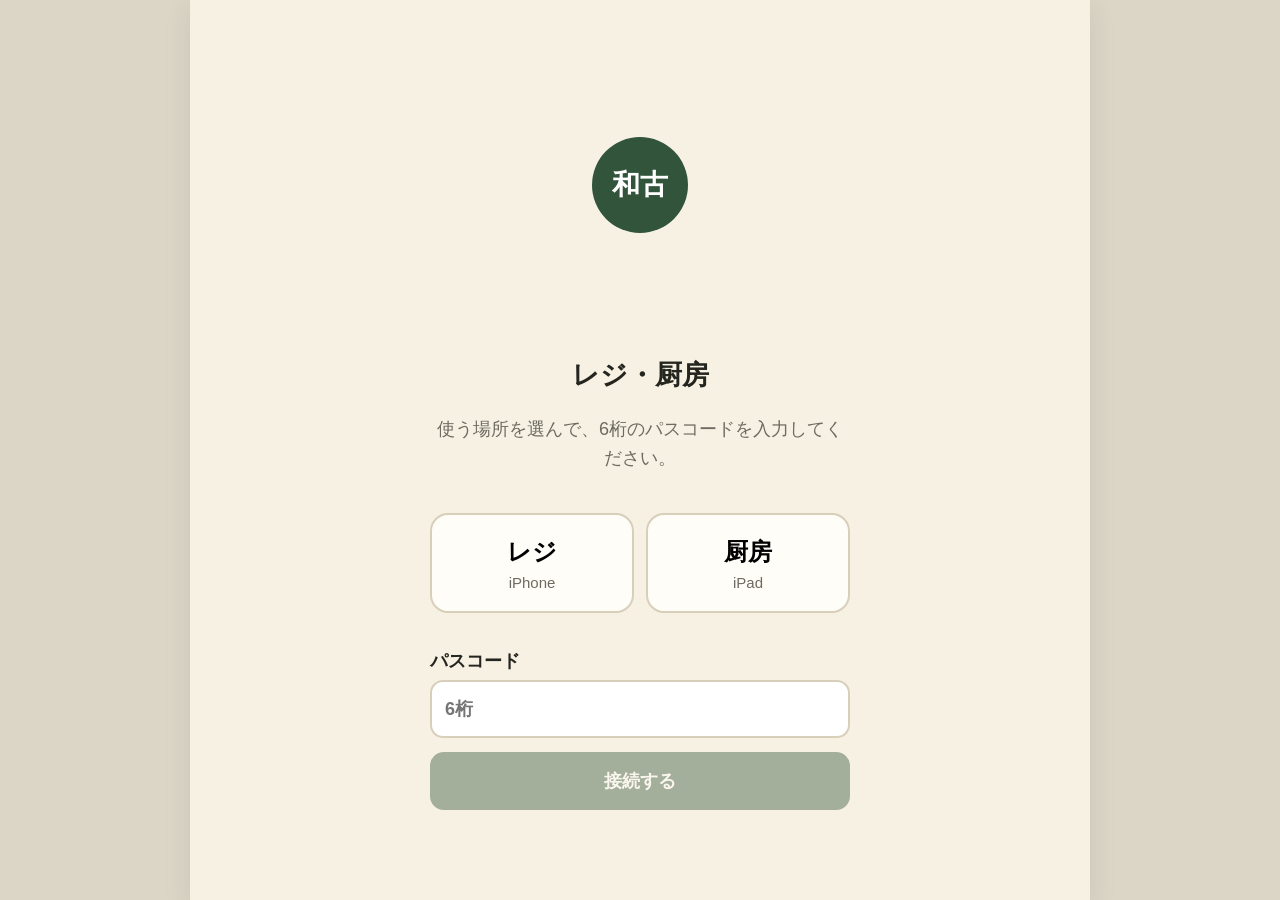
<file: register/index.html>
<!doctype html>
<!-- 最終更新：2026-09-14／v1.0.1（ズーム禁止を解除） -->
<html lang="ja">
<head>
  <meta charset="utf-8">
  <meta name="viewport" content="width=device-width,initial-scale=1,viewport-fit=cover">
  <meta name="theme-color" content="#31543a">
  <meta name="apple-mobile-web-app-capable" content="yes">
  <meta name="apple-mobile-web-app-status-bar-style" content="black-translucent">
  <title>和古レジ</title>
  <link rel="stylesheet" href="styles.css?v=100">
</head>
<body>
  <div id="fatalBanner" class="fatal hidden" role="alert"></div>
  <main id="app" class="app">
    <section id="setupScreen" class="screen setup">
      <div class="mark">和古</div>
      <h1>レジ・厨房</h1>
      <p>使う場所を選んで、6桁のパスコードを入力してください。</p>
      <div class="role-grid">
        <button class="role-btn" data-role="register"><span>レジ</span><small>iPhone</small></button>
        <button class="role-btn" data-role="kitchen"><span>厨房</span><small>iPad</small></button>
      </div>
      <label class="field">パスコード<input id="passcodeInput" inputmode="numeric" autocomplete="off" maxlength="6" placeholder="6桁"></label>
      <button id="startButton" class="primary" disabled>接続する</button>
      <p id="setupMessage" class="message" aria-live="polite"></p>
    </section>

    <section id="registerScreen" class="screen hidden">
      <header class="topbar">
        <div><strong>和古レジ</strong><span id="registerSync">接続確認中</span></div>
        <button id="registerSettings" class="quiet">設定</button>
      </header>
      <div id="registerAlert" class="alert hidden" role="alert"></div>
      <div class="mode-switch" aria-label="利用方法">
        <button data-mode="店内" class="active">店内</button><button data-mode="持ち帰り">持ち帰り</button>
      </div>
      <nav id="categoryTabs" class="category-tabs" aria-label="商品分類"></nav>
      <section id="productGrid" class="product-grid"></section>
      <section class="cart-panel">
        <div class="section-title"><h2>注文</h2><button id="clearCart" class="text-danger">全部消す</button></div>
        <div id="cartList" class="cart-list"><p class="empty">商品を選んでください</p></div>
        <button id="discountButton" class="secondary">値引きを入力</button>
        <div class="total"><span>合計</span><strong id="cartTotal">0円</strong></div>
        <button id="paymentButton" class="primary" disabled>会計へ</button>
      </section>
      <section class="today-panel">
        <h2>今日の注文</h2>
        <div id="registerOrders"></div>
      </section>
    </section>

    <section id="kitchenScreen" class="screen kitchen hidden">
      <header class="topbar kitchen-head">
        <div><strong>厨房</strong><span id="kitchenSync">接続確認中</span></div>
        <button id="soundButton" class="sound-btn">音を有効にする</button>
        <button id="kitchenSettings" class="quiet">設定</button>
      </header>
      <div id="kitchenAlert" class="alert hidden" role="alert"></div>
      <section>
        <h1 class="kitchen-title">作る注文</h1>
        <div id="kitchenOrders" class="kitchen-grid"></div>
      </section>
      <details class="completed"><summary>本日の完了 <span id="completedCount">0</span>件</summary><div id="completedOrders"></div></details>
    </section>

    <section id="settingsScreen" class="screen settings hidden">
      <header class="topbar"><button id="settingsBack" class="quiet">戻る</button><strong>設定</strong><span></span></header>
      <div class="settings-body">
        <h2>この端末</h2>
        <button id="changeRole" class="secondary">役割・パスコードを変更</button>
        <h2>商品を追加・変更</h2>
        <p class="help">商品を押すと名前・価格・表示状態を変更できます。</p>
        <div id="settingsProducts" class="settings-list"></div>
        <button id="addProduct" class="primary">商品を追加</button>
      </div>
    </section>
  </main>

  <dialog id="setDialog" class="dialog">
    <form method="dialog"><h2>和古セット</h2><p>おにぎりを2個選んでください。同じ具も選べます。</p><div id="fillingGrid" class="filling-grid"></div><p id="setSelection" class="selection">0 / 2個</p><div class="dialog-actions"><button value="cancel" class="secondary">やめる</button><button id="addSet" value="default" class="primary" disabled>追加する</button></div></form>
  </dialog>

  <dialog id="handmadeDialog" class="dialog">
    <form method="dialog"><h2 id="handmadeTitle">ハンドメイド</h2><label class="field">作家・屋号<select id="artistSelect"></select></label><label id="customNameField" class="field hidden">商品名<input id="customName" maxlength="80"></label><label id="customPriceField" class="field hidden">価格<input id="customPrice" inputmode="numeric"></label><div class="dialog-actions"><button value="cancel" class="secondary">やめる</button><button id="addHandmade" value="default" class="primary">追加する</button></div></form>
  </dialog>

  <dialog id="discountDialog" class="dialog">
    <form method="dialog"><h2>値引き</h2><label class="field">値引き額<input id="discountAmount" inputmode="numeric" placeholder="0"></label><label class="field">値引き先<select id="discountTarget"><option value="food">飲食</option></select></label><div class="dialog-actions"><button value="cancel" class="secondary">やめる</button><button id="applyDiscount" value="default" class="primary">反映する</button></div></form>
  </dialog>

  <dialog id="paymentDialog" class="dialog payment-dialog">
    <form method="dialog"><h2>お会計</h2><div class="payment-total"><span>合計</span><strong id="paymentTotal">0円</strong></div><p>お預かり</p><div class="tender-grid"><button type="button" data-tender="exact">ちょうど</button><button type="button" data-tender="1000">1,000円</button><button type="button" data-tender="5000">5,000円</button><button type="button" data-tender="10000">10,000円</button></div><label class="field">任意の金額<input id="tenderInput" inputmode="numeric"></label><div class="change"><span>お釣り</span><strong id="changeAmount">—</strong></div><p id="paymentError" class="message"></p><div class="dialog-actions"><button value="cancel" class="secondary">戻る</button><button id="sendOrder" value="default" class="primary" disabled>会計確定・厨房へ送る</button></div></form>
  </dialog>

  <dialog id="productDialog" class="dialog">
    <form method="dialog"><h2>商品設定</h2><input id="productId" type="hidden"><label class="field">商品名<input id="productName" maxlength="100"></label><label class="field">価格<input id="productPrice" inputmode="numeric"></label><label class="field">分類<select id="productCategory"><option>食事</option><option>お菓子</option><option>飲み物</option><option>ハンドメイド</option></select></label><label class="check"><input id="productActive" type="checkbox" checked> レジに表示する</label><div class="dialog-actions"><button value="cancel" class="secondary">やめる</button><button id="saveProduct" value="default" class="primary">保存する</button></div><p id="productMessage" class="message"></p></form>
  </dialog>
  <div id="toast" class="toast hidden" role="status"></div>
  <script src="app.js?v=100"></script>
</body>
</html>
</file>
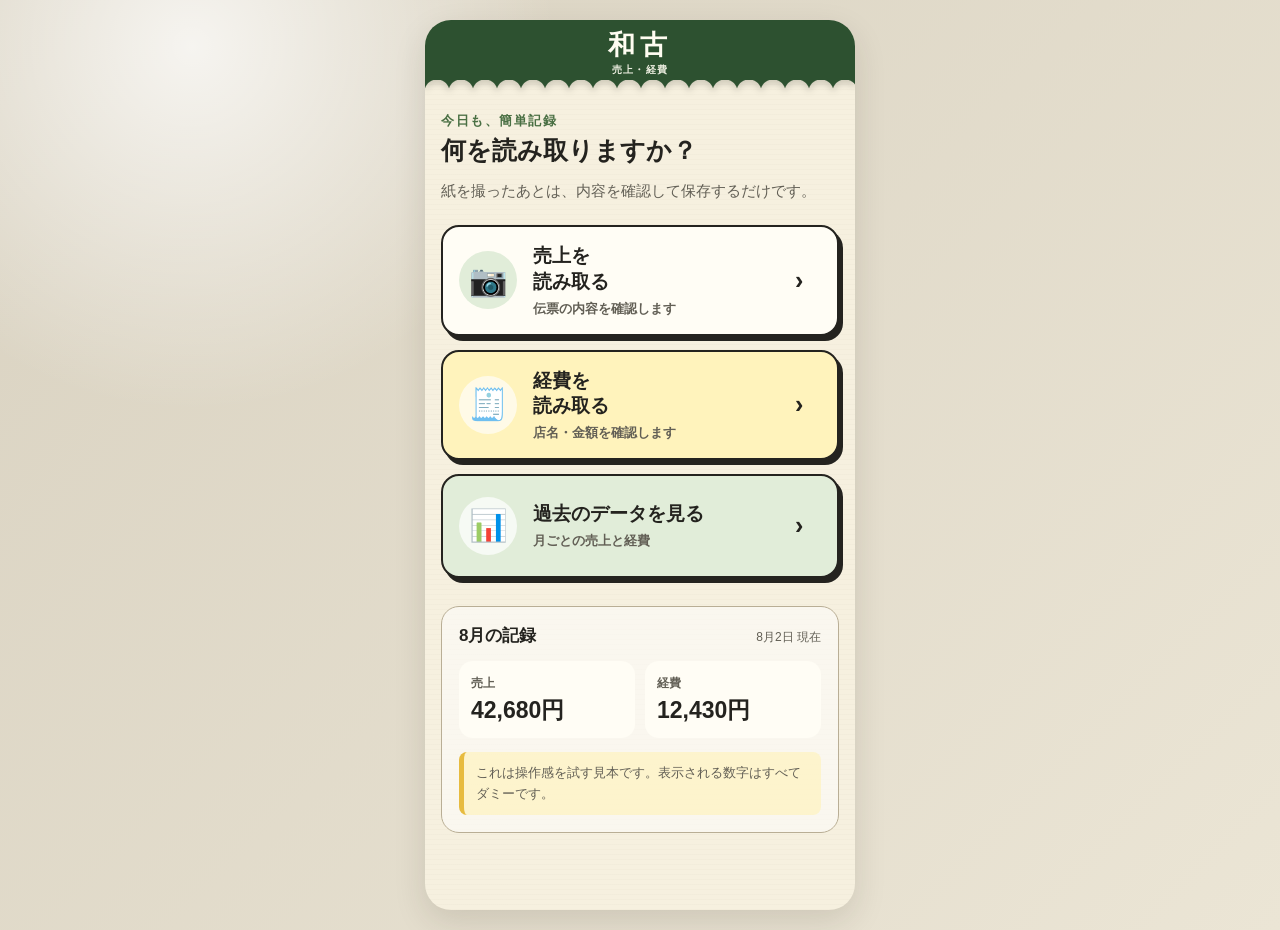
<file: wako/index.html>
<!doctype html>
<!-- 最終更新：2026-08-02／v0.3 -->
<html lang="ja">
<head>
  <meta charset="utf-8">
  <meta name="viewport" content="width=device-width, initial-scale=1, viewport-fit=cover">
  <meta name="theme-color" content="#2d3a2f">
  <title>和古｜売上・経費</title>
  <style>
    :root {
      --paper: #f6f0df;
      --paper-deep: #eee3c8;
      --ink: #24231f;
      --ink-soft: #625f55;
      --green: #496f43;
      --green-dark: #2d5130;
      --green-pale: #e1edd9;
      --yellow: #e7bb3f;
      --yellow-pale: #fff3bc;
      --red: #b84436;
      --red-pale: #f9ded8;
      --gray: #77766f;
      --gray-pale: #e7e5de;
      --gold: #b7831e;
      --gold-pale: #f8e6a9;
      --line: #b9ae95;
      --white: #fffdf5;
      --shadow: 0 12px 32px rgba(48, 42, 27, .13);
      --radius: 18px;
    }

    * { box-sizing: border-box; }

    html {
      min-height: 100%;
      background: #d9d2c1;
    }

    body {
      margin: 0;
      min-height: 100vh;
      color: var(--ink);
      font-family: "BIZ UDPGothic", "Yu Gothic", "Hiragino Kaku Gothic ProN", sans-serif;
      background:
        radial-gradient(circle at 15% 5%, rgba(255,255,255,.75), transparent 26%),
        linear-gradient(135deg, #d9d2c1, #ebe5d5);
    }

    button, input, select {
      font: inherit;
    }

    button {
      touch-action: manipulation;
    }

    .app {
      width: min(100%, 430px);
      min-height: 100vh;
      margin: 0 auto;
      overflow: hidden;
      position: relative;
      background:
        repeating-linear-gradient(0deg, rgba(77,62,34,.018) 0 1px, transparent 1px 5px),
        var(--paper);
      box-shadow: var(--shadow);
    }

    .app-header {
      position: sticky;
      top: 0;
      z-index: 20;
      padding: max(12px, env(safe-area-inset-top)) 16px 17px;
      color: #fffdf1;
      text-align: center;
      background:
        radial-gradient(circle at 12px 100%, transparent 12px, var(--green-dark) 13px) 0 100% / 24px 20px repeat-x,
        linear-gradient(var(--green-dark), var(--green-dark)) 0 0 / 100% calc(100% - 12px) no-repeat;
      filter: drop-shadow(0 4px 3px rgba(40,37,25,.18));
    }

    .header-row {
      min-height: 42px;
      display: grid;
      grid-template-columns: 44px 1fr 44px;
      align-items: center;
      gap: 8px;
    }

    .brand {
      grid-column: 2;
      margin: 0;
      font-family: "Yu Mincho", "Hiragino Mincho ProN", serif;
      font-size: 27px;
      font-weight: 800;
      letter-spacing: .18em;
      line-height: 1;
    }

    .brand small {
      display: block;
      margin-top: 6px;
      font-family: inherit;
      font-size: 10px;
      font-weight: 600;
      letter-spacing: .14em;
      opacity: .9;
    }

    .header-icon {
      width: 44px;
      height: 44px;
      border: 0;
      border-radius: 50%;
      color: #fff;
      background: rgba(255,255,255,.12);
      font-size: 20px;
      cursor: pointer;
    }

    #backButton { grid-column: 1; grid-row: 1; }
    #homeButton { grid-column: 3; grid-row: 1; }

    .header-icon:focus-visible,
    button:focus-visible,
    input:focus-visible,
    select:focus-visible {
      outline: 4px solid rgba(231,187,63,.7);
      outline-offset: 2px;
    }

    main {
      min-height: calc(100vh - 82px);
    }

    .screen {
      display: none;
      min-height: calc(100vh - 82px);
      padding: 20px 16px calc(28px + env(safe-area-inset-bottom));
      animation: fade-in .24s ease-out;
    }

    .screen.active { display: block; }

    @keyframes fade-in {
      from { opacity: 0; transform: translateY(6px); }
      to { opacity: 1; transform: translateY(0); }
    }

    .eyebrow {
      margin: 0 0 4px;
      color: var(--green);
      font-size: 13px;
      font-weight: 800;
      letter-spacing: .12em;
    }

    h2 {
      margin: 0;
      font-family: "Yu Mincho", "Hiragino Mincho ProN", serif;
      font-size: 25px;
      line-height: 1.35;
    }

    .lead {
      margin: 10px 0 20px;
      color: var(--ink-soft);
      font-size: 15px;
      line-height: 1.7;
    }

    .action-stack {
      display: grid;
      gap: 14px;
      margin-top: 22px;
    }

    .big-action {
      width: 100%;
      min-height: 104px;
      display: grid;
      grid-template-columns: 62px 1fr 26px;
      align-items: center;
      gap: 12px;
      border: 2px solid var(--ink);
      border-radius: var(--radius);
      padding: 16px;
      color: var(--ink);
      text-align: left;
      background: var(--white);
      box-shadow: 4px 5px 0 var(--ink);
      cursor: pointer;
      transition: transform .15s ease, box-shadow .15s ease;
    }

    .big-action:active {
      transform: translate(3px, 4px);
      box-shadow: 1px 1px 0 var(--ink);
    }

    .big-action.expense {
      background: var(--yellow-pale);
    }

    .big-action.history {
      background: var(--green-pale);
    }

    .action-emoji {
      display: grid;
      width: 58px;
      height: 58px;
      place-items: center;
      border-radius: 50%;
      background: var(--green-pale);
      font-size: 31px;
    }

    .expense .action-emoji {
      background: rgba(255,255,255,.65);
    }

    .history .action-emoji {
      background: rgba(255,255,255,.72);
    }

    .action-title {
      display: block;
      font-size: 19px;
      font-weight: 900;
      line-height: 1.35;
    }

    .action-sub {
      display: block;
      margin-top: 5px;
      color: var(--ink-soft);
      font-size: 13px;
      font-weight: 600;
    }

    .arrow {
      font-size: 25px;
      font-weight: 900;
    }

    .mini-summary {
      margin-top: 28px;
      border: 1.5px solid var(--line);
      border-radius: var(--radius);
      padding: 17px;
      background: rgba(255,255,255,.52);
    }

    .summary-heading {
      display: flex;
      justify-content: space-between;
      align-items: baseline;
      gap: 10px;
      margin-bottom: 14px;
    }

    .summary-heading strong {
      font-size: 17px;
    }

    .summary-heading span {
      color: var(--ink-soft);
      font-size: 12px;
    }

    .stat-grid {
      display: grid;
      grid-template-columns: 1fr 1fr;
      gap: 10px;
    }

    .stat {
      border-radius: 14px;
      padding: 14px 12px;
      background: var(--white);
    }

    .stat span {
      display: block;
      color: var(--ink-soft);
      font-size: 12px;
      font-weight: 700;
    }

    .stat strong {
      display: block;
      margin-top: 5px;
      font-size: 23px;
      line-height: 1.2;
    }

    .notice {
      margin-top: 14px;
      border-left: 5px solid var(--yellow);
      border-radius: 8px;
      padding: 11px 12px;
      color: var(--ink-soft);
      background: rgba(255,243,188,.65);
      font-size: 13px;
      line-height: 1.55;
    }

    /* 読み取り中 */
    .loading-screen {
      min-height: calc(100vh - 120px);
      display: grid;
      place-items: center;
      text-align: center;
    }

    .loading-panel {
      width: 100%;
      padding: 34px 20px;
    }

    .scan-icon {
      width: 154px;
      height: 154px;
      display: grid;
      place-items: center;
      position: relative;
      margin: 0 auto 30px;
      border: 3px solid var(--green);
      border-radius: 24px;
      color: var(--green-dark);
      background: rgba(255,255,255,.55);
      font-size: 57px;
      overflow: hidden;
    }

    .scan-line {
      position: absolute;
      left: 10px;
      right: 10px;
      height: 4px;
      border-radius: 3px;
      background: var(--red);
      box-shadow: 0 0 12px rgba(184,68,54,.45);
      animation: scan 1.5s ease-in-out infinite;
    }

    @keyframes scan {
      0%, 100% { top: 20px; }
      50% { top: 128px; }
    }

    .spinner {
      width: 34px;
      height: 34px;
      margin: 20px auto 0;
      border: 5px solid #d9d0b9;
      border-top-color: var(--green);
      border-radius: 50%;
      animation: spin .8s linear infinite;
    }

    @keyframes spin { to { transform: rotate(360deg); } }

    /* 確認画面 */
    .screen.confirm {
      padding-left: 0;
      padding-right: 0;
    }

    .screen-intro {
      padding: 0 16px;
    }

    .progress {
      display: flex;
      align-items: center;
      gap: 8px;
      margin-bottom: 14px;
      color: var(--ink-soft);
      font-size: 12px;
      font-weight: 800;
    }

    .progress-dot {
      width: 9px;
      height: 9px;
      border-radius: 50%;
      background: #cbc1aa;
    }

    .progress-dot.done { background: var(--green); }
    .progress-dot.now {
      width: 13px;
      height: 13px;
      border: 3px solid var(--green);
      background: var(--paper);
    }

    .slip-tabs {
      display: grid;
      grid-template-columns: 1fr 1fr;
      gap: 8px;
      margin: 18px 16px 12px;
      padding: 5px;
      border-radius: 15px;
      background: #ded5c1;
    }

    .slip-tab {
      min-height: 51px;
      border: 0;
      border-radius: 11px;
      color: var(--ink-soft);
      background: transparent;
      font-size: 16px;
      font-weight: 900;
      cursor: pointer;
    }

    .slip-tab.active {
      color: var(--green-dark);
      background: var(--white);
      box-shadow: 0 3px 9px rgba(52,45,27,.13);
    }

    .slip-tab .tab-status {
      display: block;
      margin-top: 2px;
      font-size: 11px;
      font-weight: 700;
    }

    .tab-status.ng { color: var(--red); }
    .tab-status.ok { color: var(--green); }

    .slip-meta {
      display: flex;
      justify-content: space-between;
      align-items: center;
      margin: 0 16px 10px;
      color: var(--ink-soft);
      font-size: 13px;
      font-weight: 700;
    }

    .mode-pill {
      border: 1px solid var(--line);
      border-radius: 999px;
      padding: 5px 10px;
      color: var(--green-dark);
      background: var(--green-pale);
      font-size: 12px;
    }

    .result-list {
      border-top: 1.5px solid var(--line);
      background: rgba(255,255,255,.45);
    }

    .result-head,
    .result-row {
      display: grid;
      grid-template-columns: minmax(0, 1.8fr) 46px 64px 22px;
      gap: 7px;
      align-items: center;
      padding: 11px 16px;
    }

    .result-head {
      color: var(--ink-soft);
      font-size: 11px;
      font-weight: 900;
      text-align: right;
      background: var(--paper-deep);
    }

    .result-head span:first-child { text-align: left; }

    .result-row {
      width: 100%;
      min-height: 76px;
      border: 0;
      border-bottom: 1px solid #d7cdb7;
      color: var(--ink);
      text-align: right;
      background: rgba(255,255,255,.35);
      cursor: pointer;
    }

    .result-row .item-name {
      text-align: left;
      font-size: 15px;
      font-weight: 900;
      line-height: 1.35;
    }

    .result-row .item-name small {
      display: block;
      margin-top: 3px;
      color: var(--ink-soft);
      font-size: 11px;
      font-weight: 700;
    }

    .result-row .qty,
    .result-row .amount {
      font-size: 16px;
      font-weight: 900;
    }

    .result-row .edit-arrow {
      color: var(--ink-soft);
      font-size: 20px;
    }

    .result-row.invalid {
      position: relative;
      border-left: 7px solid var(--red);
      background: var(--red-pale);
    }

    .result-row.validated,
    .result-row.status-ok {
      border-left: 7px solid var(--green);
      background: var(--green-pale);
      animation: valid-flash .5s ease;
    }

    .result-row.status-unknown {
      border-left: 7px solid var(--gray);
      background: var(--gray-pale);
    }

    .set-label {
      display: inline-block !important;
      margin: 0 0 4px !important;
      border: 1px solid #936812;
      border-radius: 999px;
      padding: 2px 7px;
      color: #684700 !important;
      background: var(--gold-pale);
      font-size: 10px !important;
      font-weight: 900 !important;
    }

    @keyframes valid-flash {
      50% { background: #cce9c0; }
    }

    .error-banner,
    .success-banner,
    .review-banner {
      margin: 12px 16px;
      border-radius: 12px;
      padding: 12px 13px;
      font-size: 13px;
      font-weight: 900;
      line-height: 1.45;
    }

    .error-banner {
      color: #7b241d;
      background: var(--red-pale);
    }

    .success-banner {
      color: var(--green-dark);
      background: var(--green-pale);
    }

    .review-banner {
      color: #4d4b44;
      background: var(--gray-pale);
    }

    .color-guide {
      display: grid;
      gap: 7px;
      margin: 12px 16px;
      border: 1px solid var(--line);
      border-radius: 13px;
      padding: 12px;
      background: rgba(255,255,255,.55);
      color: var(--ink-soft);
      font-size: 12px;
      font-weight: 800;
      line-height: 1.45;
    }

    .guide-row {
      display: flex;
      align-items: center;
      gap: 8px;
    }

    .guide-dot {
      width: 14px;
      height: 14px;
      flex: 0 0 14px;
      border-radius: 4px;
    }

    .guide-dot.green { background: var(--green); }
    .guide-dot.red { background: var(--red); }
    .guide-dot.gray { background: var(--gray); }

    .slip-total {
      display: flex;
      justify-content: space-between;
      align-items: baseline;
      margin: 16px;
      border-top: 3px double var(--ink);
      padding: 14px 4px 0;
      font-weight: 900;
    }

    .slip-total strong {
      font-size: 25px;
    }

    .sticky-action {
      position: sticky;
      bottom: 0;
      z-index: 12;
      padding: 12px 16px calc(12px + env(safe-area-inset-bottom));
      background: linear-gradient(transparent, var(--paper) 18%, var(--paper));
    }

    .primary-btn,
    .secondary-btn {
      width: 100%;
      min-height: 58px;
      border-radius: 15px;
      font-size: 18px;
      font-weight: 900;
      cursor: pointer;
    }

    .primary-btn {
      border: 2px solid var(--green-dark);
      color: #fff;
      background: var(--green-dark);
      box-shadow: 0 5px 0 #1d351f;
    }

    .primary-btn:active {
      transform: translateY(3px);
      box-shadow: 0 2px 0 #1d351f;
    }

    .secondary-btn {
      border: 2px solid var(--green-dark);
      color: var(--green-dark);
      background: var(--white);
    }

    .text-btn {
      min-height: 48px;
      border: 0;
      color: var(--green-dark);
      background: transparent;
      font-weight: 900;
      text-decoration: underline;
      text-underline-offset: 4px;
      cursor: pointer;
    }

    /* 編集シート */
    .sheet-backdrop {
      display: none;
      position: fixed;
      inset: 0;
      z-index: 50;
      align-items: flex-end;
      justify-content: center;
      padding: 0;
      background: rgba(28,27,23,.52);
    }

    .sheet-backdrop.open { display: flex; }

    .edit-sheet {
      width: min(100%, 430px);
      max-height: 92vh;
      overflow: auto;
      border-radius: 24px 24px 0 0;
      padding: 12px 18px calc(20px + env(safe-area-inset-bottom));
      background: var(--paper);
      box-shadow: 0 -10px 40px rgba(0,0,0,.25);
      animation: sheet-up .25s ease-out;
    }

    @keyframes sheet-up {
      from { transform: translateY(100%); }
      to { transform: translateY(0); }
    }

    .sheet-handle {
      width: 58px;
      height: 5px;
      margin: 0 auto 12px;
      border-radius: 99px;
      background: #a89f8c;
    }

    .edit-sheet h3 {
      margin: 0 0 14px;
      font-size: 21px;
    }

    .field {
      display: grid;
      gap: 7px;
      margin-top: 14px;
    }

    .field label {
      color: var(--ink-soft);
      font-size: 13px;
      font-weight: 900;
    }

    .field select,
    .field input {
      width: 100%;
      min-height: 54px;
      border: 2px solid var(--line);
      border-radius: 13px;
      padding: 10px 12px;
      color: var(--ink);
      background: var(--white);
      font-size: 17px;
      font-weight: 800;
    }

    .quantity-display {
      display: grid;
      grid-template-columns: 58px 1fr 58px;
      gap: 9px;
      align-items: center;
    }

    .stepper {
      height: 58px;
      border: 2px solid var(--green-dark);
      border-radius: 14px;
      color: var(--green-dark);
      background: var(--white);
      font-size: 28px;
      font-weight: 900;
      cursor: pointer;
    }

    #qtyDisplay {
      min-height: 58px;
      display: grid;
      place-items: center;
      border: 3px solid var(--ink);
      border-radius: 14px;
      background: #fff;
      font-size: 30px;
      font-weight: 900;
    }

    .keypad {
      display: grid;
      grid-template-columns: repeat(3, 1fr);
      gap: 8px;
      margin-top: 10px;
    }

    .key {
      min-height: 51px;
      border: 1.5px solid var(--line);
      border-radius: 12px;
      color: var(--ink);
      background: var(--white);
      font-size: 22px;
      font-weight: 900;
      cursor: pointer;
    }

    .key.special {
      color: var(--green-dark);
      background: var(--green-pale);
      font-size: 15px;
    }

    .edit-calc {
      display: flex;
      justify-content: space-between;
      align-items: baseline;
      margin: 16px 0;
      border-radius: 12px;
      padding: 12px;
      background: var(--paper-deep);
      font-weight: 800;
    }

    .edit-calc strong {
      font-size: 23px;
    }

    .sheet-buttons {
      display: grid;
      grid-template-columns: 1fr 1.7fr;
      gap: 10px;
    }

    /* 経費 */
    .receipt-preview {
      position: relative;
      margin: 18px 0;
      border: 1px solid #c9c0ad;
      padding: 18px 16px;
      background: #fff;
      box-shadow: 0 5px 12px rgba(66,54,33,.12);
    }

    .receipt-preview::after {
      content: "";
      position: absolute;
      right: 0;
      bottom: -7px;
      left: 0;
      height: 8px;
      background: linear-gradient(135deg, transparent 5px, #fff 0) 0 0 / 10px 8px repeat-x;
    }

    .receipt-label {
      display: block;
      margin-bottom: 3px;
      color: var(--ink-soft);
      font-size: 12px;
      font-weight: 900;
    }

    .receipt-preview input,
    .receipt-preview select {
      width: 100%;
      min-height: 50px;
      margin-bottom: 15px;
      border: 0;
      border-bottom: 2px solid #bdb4a2;
      padding: 7px 4px;
      color: var(--ink);
      background: transparent;
      font-size: 18px;
      font-weight: 900;
    }

    .receipt-preview input[type="number"] {
      font-size: 27px;
      text-align: right;
    }

    /* 完了 */
    .complete-wrap {
      min-height: calc(100vh - 130px);
      display: flex;
      flex-direction: column;
      justify-content: center;
      text-align: center;
    }

    .complete-mark {
      width: 98px;
      height: 98px;
      display: grid;
      place-items: center;
      margin: 0 auto 18px;
      border: 4px solid var(--green);
      border-radius: 50%;
      color: var(--green);
      background: var(--green-pale);
      font-size: 50px;
      font-weight: 900;
      animation: pop .45s ease-out;
    }

    @keyframes pop {
      0% { transform: scale(.65); opacity: 0; }
      70% { transform: scale(1.08); }
      100% { transform: scale(1); opacity: 1; }
    }

    .complete-card {
      margin: 22px 0;
      border: 2px solid var(--ink);
      border-radius: var(--radius);
      padding: 18px;
      background: var(--white);
    }

    .complete-stats {
      display: grid;
      grid-template-columns: 1fr 1fr;
      gap: 10px;
    }

    .complete-stats div {
      padding: 12px 7px;
      border-radius: 12px;
      background: var(--paper-deep);
    }

    .complete-stats span {
      display: block;
      color: var(--ink-soft);
      font-size: 12px;
      font-weight: 800;
    }

    .complete-stats strong {
      display: block;
      margin-top: 4px;
      font-size: 22px;
    }

    .complete-actions {
      display: grid;
      gap: 11px;
    }

    .csv-btn {
      min-height: 54px;
      border: 2px dashed var(--green);
      border-radius: 14px;
      color: var(--green-dark);
      background: var(--green-pale);
      font-size: 16px;
      font-weight: 900;
      cursor: pointer;
    }

    .import-options {
      display: grid;
      gap: 10px;
      margin: 18px 0;
    }

    .import-option {
      display: grid;
      grid-template-columns: 44px 1fr auto;
      gap: 12px;
      align-items: center;
      min-height: 68px;
      border: 2px solid var(--ink);
      border-radius: 15px;
      padding: 10px 14px;
      color: var(--ink);
      text-align: left;
      background: var(--white);
      font-size: 17px;
      font-weight: 900;
      cursor: pointer;
    }

    .import-option .emoji { font-size: 28px; }
    .import-option .arrow { font-size: 28px; }

    .history-screen { padding-bottom: 44px; }

    .month-switch {
      display: grid;
      grid-template-columns: 48px 1fr 48px;
      align-items: center;
      gap: 8px;
      margin: 18px 0;
    }

    .month-arrow {
      min-height: 46px;
      border: 2px solid var(--ink);
      border-radius: 12px;
      color: var(--ink);
      background: var(--white);
      font-size: 22px;
      font-weight: 900;
      cursor: pointer;
    }

    .month-label { text-align: center; font-size: 20px; font-weight: 900; }

    .history-summary {
      display: grid;
      grid-template-columns: repeat(3, 1fr);
      gap: 8px;
      margin-bottom: 16px;
    }

    .history-card {
      border: 2px solid var(--ink);
      border-radius: 14px;
      padding: 12px 5px;
      text-align: center;
      background: var(--white);
    }

    .history-card span { display: block; color: var(--ink-soft); font-size: 11px; font-weight: 800; }
    .history-card strong { display: block; margin-top: 5px; font-size: 15px; }
    .history-card.balance { background: var(--green-pale); }

    .history-tabs {
      display: grid;
      grid-template-columns: 1fr 1fr;
      gap: 8px;
      margin: 16px 0;
    }

    .history-tab {
      min-height: 46px;
      border: 2px solid var(--ink);
      border-radius: 12px;
      color: var(--ink);
      background: var(--white);
      font-size: 16px;
      font-weight: 900;
      cursor: pointer;
    }

    .history-tab.active { color: #fff; background: var(--green-dark); }

    .history-panel {
      margin: 14px 0;
      border: 2px solid var(--ink);
      border-radius: var(--radius);
      padding: 16px;
      background: var(--white);
    }

    .history-panel h3 { margin: 0 0 14px; font-size: 17px; }

    .bar-chart {
      display: flex;
      align-items: end;
      justify-content: space-around;
      height: 150px;
      border-bottom: 2px solid var(--ink);
      padding: 8px 2px 0;
    }

    .bar-column {
      display: flex;
      flex-direction: column;
      justify-content: end;
      align-items: center;
      width: 12%;
      height: 100%;
      gap: 5px;
      color: var(--ink-soft);
      font-size: 10px;
      font-weight: 800;
      border: 0;
      padding: 0;
      background: transparent;
      cursor: pointer;
    }

    .bar {
      width: 100%;
      min-height: 8px;
      border-radius: 7px 7px 0 0;
      background: var(--green);
    }

    .bar-column.active .bar { background: var(--gold); }
    .bar-column.active { color: var(--ink); }

    .history-filter {
      display: flex;
      justify-content: space-between;
      align-items: center;
      gap: 10px;
      margin: -2px 0 10px;
      border-radius: 10px;
      padding: 9px 11px;
      background: var(--paper-deep);
      color: var(--ink-soft);
      font-size: 12px;
      font-weight: 900;
    }

    .history-filter button {
      border: 0;
      padding: 5px 8px;
      color: var(--green-dark);
      background: transparent;
      font-weight: 900;
      cursor: pointer;
    }

    .date-group { margin-top: 16px; }
    .date-group:first-child { margin-top: 0; }

    .date-heading {
      display: flex;
      justify-content: space-between;
      gap: 10px;
      border-radius: 11px;
      padding: 11px 12px;
      color: #fff;
      background: var(--green-dark);
      font-size: 13px;
      font-weight: 900;
    }

    .date-heading strong { white-space: nowrap; }

    .detail-row.grouped { grid-template-columns: 1fr auto 18px; }

    .empty-history {
      padding: 22px 6px;
      color: var(--ink-soft);
      text-align: center;
      font-weight: 800;
    }

    .rank-row, .detail-row {
      display: grid;
      align-items: center;
      gap: 10px;
      min-height: 50px;
      border-top: 1px solid #ded8cd;
    }

    .rank-row { grid-template-columns: 28px 1fr auto; }
    .rank-row:first-child, .detail-row:first-child { border-top: 0; }
    .rank-number { color: var(--gold); font-size: 20px; font-weight: 900; }

    .detail-row {
      width: 100%;
      grid-template-columns: 52px 1fr auto 18px;
      border-right: 0;
      border-bottom: 0;
      border-left: 0;
      padding: 8px 0;
      color: var(--ink);
      text-align: left;
      background: transparent;
      cursor: pointer;
    }

    .detail-main strong, .detail-main small { display: block; }
    .detail-main small { margin-top: 3px; color: var(--ink-soft); }
    .detail-amount { font-weight: 900; }

    .detail-sheet-body {
      margin: 16px 0;
      border-radius: 14px;
      padding: 16px;
      background: var(--paper-deep);
      line-height: 1.9;
    }

    .detail-sheet-body strong { display: block; font-size: 20px; }

    .toast {
      position: fixed;
      z-index: 100;
      right: 18px;
      bottom: calc(20px + env(safe-area-inset-bottom));
      left: 18px;
      max-width: 394px;
      margin: auto;
      border-radius: 13px;
      padding: 14px 16px;
      color: #fff;
      text-align: center;
      background: var(--ink);
      box-shadow: var(--shadow);
      font-weight: 800;
      opacity: 0;
      transform: translateY(20px);
      pointer-events: none;
      transition: opacity .2s, transform .2s;
    }

    .toast.show {
      opacity: 1;
      transform: translateY(0);
    }

    .sr-only {
      position: absolute;
      width: 1px;
      height: 1px;
      padding: 0;
      margin: -1px;
      overflow: hidden;
      clip: rect(0,0,0,0);
      white-space: nowrap;
      border: 0;
    }

    @media (min-width: 431px) {
      body { padding: 20px 0; }
      .app {
        min-height: calc(100vh - 40px);
        border-radius: 26px;
      }
      .sheet-backdrop { padding-bottom: 20px; }
      .edit-sheet { border-radius: 24px; }
    }

    @media (prefers-reduced-motion: reduce) {
      *, *::before, *::after {
        scroll-behavior: auto !important;
        animation-duration: .01ms !important;
        animation-iteration-count: 1 !important;
        transition-duration: .01ms !important;
      }
    }
  </style>
</head>
<body>
  <div class="app">
    <header class="app-header">
      <div class="header-row">
        <button class="header-icon" id="backButton" type="button" aria-label="前の画面へ" hidden>‹</button>
        <h1 class="brand">和古<small>売上・経費</small></h1>
        <button class="header-icon" id="homeButton" type="button" aria-label="ホームへ" hidden>⌂</button>
      </div>
    </header>

    <main>
      <section class="screen active" id="homeScreen" aria-labelledby="homeTitle">
        <p class="eyebrow">今日も、簡単記録</p>
        <h2 id="homeTitle">何を読み取りますか？</h2>
        <p class="lead">紙を撮ったあとは、内容を確認して保存するだけです。</p>

        <div class="action-stack">
          <button class="big-action" type="button" data-open-reader="sales">
            <span class="action-emoji" aria-hidden="true">📷</span>
            <span>
              <span class="action-title">売上を<br>読み取る</span>
              <span class="action-sub">伝票の内容を確認します</span>
            </span>
            <span class="arrow" aria-hidden="true">›</span>
          </button>

          <button class="big-action expense" type="button" data-open-reader="expense">
            <span class="action-emoji" aria-hidden="true">🧾</span>
            <span>
              <span class="action-title">経費を<br>読み取る</span>
              <span class="action-sub">店名・金額を確認します</span>
            </span>
            <span class="arrow" aria-hidden="true">›</span>
          </button>

          <button class="big-action history" id="historyButton" type="button">
            <span class="action-emoji" aria-hidden="true">📊</span>
            <span>
              <span class="action-title">過去のデータを見る</span>
              <span class="action-sub">月ごとの売上と経費</span>
            </span>
            <span class="arrow" aria-hidden="true">›</span>
          </button>
        </div>

        <div class="mini-summary" aria-label="今月のミニ集計">
          <div class="summary-heading">
            <strong>8月の記録</strong>
            <span>8月2日 現在</span>
          </div>
          <div class="stat-grid">
            <div class="stat"><span>売上</span><strong>42,680円</strong></div>
            <div class="stat"><span>経費</span><strong>12,430円</strong></div>
          </div>
          <div class="notice">これは操作感を試す見本です。表示される数字はすべてダミーです。</div>
        </div>
      </section>

      <section class="screen" id="loadingScreen" aria-labelledby="loadingTitle" aria-live="polite">
        <div class="loading-screen">
          <div class="loading-panel">
            <div class="scan-icon" aria-hidden="true">
              <span id="loadingEmoji">📄</span>
              <span class="scan-line"></span>
            </div>
            <p class="eyebrow">読み取り中</p>
            <h2 id="loadingTitle">伝票を読んでいます…</h2>
            <p class="lead" id="loadingHint">文字と数字を一つずつ確認しています</p>
            <div class="spinner" aria-hidden="true"></div>
          </div>
        </div>
      </section>

      <section class="screen confirm" id="salesConfirmScreen" aria-labelledby="salesConfirmTitle">
        <div class="screen-intro">
          <div class="progress" aria-label="3段階中2番目">
            <span class="progress-dot done"></span><span>読み取り</span>
            <span>—</span><span class="progress-dot now"></span><span>確認</span>
            <span>—</span><span class="progress-dot"></span><span>保存</span>
          </div>
          <p class="eyebrow">色を見て確認してください</p>
          <h2 id="salesConfirmTitle">売上の確認</h2>
        </div>

        <div class="slip-tabs" role="tablist" aria-label="伝票切り替え">
          <button class="slip-tab active" type="button" role="tab" aria-selected="true" data-slip="0">
            伝票 1<span class="tab-status ng">1箇所 要確認</span>
          </button>
          <button class="slip-tab" type="button" role="tab" aria-selected="false" data-slip="1">
            伝票 2<span class="tab-status ok">確認OK</span>
          </button>
        </div>

        <div class="slip-meta">
          <span id="slipDate">8月2日　No. 12</span>
          <span class="mode-pill" id="slipMode">店内</span>
        </div>

        <div id="validationBanner" class="error-banner">⚠ 個数×単価と金額が合いません。赤い行をタップしてください。</div>

        <div class="color-guide" aria-label="確認の色の説明">
          <div class="guide-row"><span class="guide-dot green"></span><strong>緑</strong><span>計算が合っています</span></div>
          <div class="guide-row"><span class="guide-dot red"></span><strong>赤</strong><span>計算が合いません</span></div>
          <div class="guide-row"><span class="guide-dot gray"></span><strong>灰</strong><span>金額の記入がなく、計算できません</span></div>
          <p>実際の伝票では10行中7行が灰色でした。灰色は、人が確認する大切な行です。</p>
        </div>

        <div class="result-list" aria-label="読み取り結果">
          <div class="result-head" aria-hidden="true">
            <span>品目／単価</span><span>個数</span><span>金額</span><span></span>
          </div>
          <div id="salesRows"></div>
        </div>

        <div class="slip-total">
          <span>この伝票の合計</span>
          <strong id="slipTotal">0円</strong>
        </div>

        <div class="sticky-action">
          <button class="primary-btn" id="saveSalesButton" type="button">✔ 確定して保存</button>
        </div>
      </section>

      <section class="screen confirm" id="expenseConfirmScreen" aria-labelledby="expenseConfirmTitle">
        <div class="screen-intro">
          <div class="progress" aria-label="3段階中2番目">
            <span class="progress-dot done"></span><span>読み取り</span>
            <span>—</span><span class="progress-dot now"></span><span>確認</span>
            <span>—</span><span class="progress-dot"></span><span>保存</span>
          </div>
          <p class="eyebrow">読み取り結果を確認してください</p>
          <h2 id="expenseConfirmTitle">経費の確認</h2>
          <p class="lead">誤りがある場合は、枠内をタップして修正できます。</p>
        </div>

        <form id="expenseForm" class="receipt-preview">
          <label class="receipt-label" for="expenseCategory">項目</label>
          <select id="expenseCategory">
            <option>食材</option>
            <option>消耗品</option>
            <option>包装資材</option>
            <option>交通費</option>
            <option>その他</option>
          </select>

          <label class="receipt-label" for="expenseStore">店名</label>
          <input id="expenseStore" type="text" value="産直市場 みのり" autocomplete="off">

          <label class="receipt-label" for="expenseAmount">金額</label>
          <input id="expenseAmount" type="number" inputmode="numeric" value="3280" min="0">

          <label class="receipt-label" for="expenseDate">日付</label>
          <input id="expenseDate" type="date" value="2026-08-02">
        </form>

        <div class="notice">文字はよく読めています。写真は保存されません（見本画面）。</div>

        <div class="sticky-action">
          <button class="primary-btn" id="saveExpenseButton" type="button">✔ 確定して保存</button>
        </div>
      </section>

      <section class="screen" id="completeScreen" aria-labelledby="completeTitle">
        <div class="complete-wrap">
          <div class="complete-mark" aria-hidden="true">✓</div>
          <p class="eyebrow">保存できました</p>
          <h2 id="completeTitle">保存できました</h2>
          <p class="lead" id="completeMessage">今日の売上に追加しました。</p>

          <div class="complete-card">
            <div class="complete-stats">
              <div><span>本日の件数</span><strong id="completeCount">3件</strong></div>
              <div><span>本日の合計</span><strong id="completeTotal">5,160円</strong></div>
            </div>
          </div>

          <div class="complete-actions">
            <button class="csv-btn" id="csvButton" type="button">⇩ CSVをダウンロード</button>
            <button class="primary-btn" id="continueButton" type="button">📷 続けて読み取る</button>
            <button class="text-btn" id="completeHomeButton" type="button">ホームへ戻る</button>
          </div>
        </div>
      </section>

      <section class="screen history-screen" id="historyScreen" aria-labelledby="historyTitle">
        <p class="eyebrow">月ごとの記録</p>
        <h2 id="historyTitle">過去のデータ</h2>

        <div class="month-switch" aria-label="月を切り替える">
          <button class="month-arrow" id="prevMonthButton" type="button" aria-label="前の月">◀</button>
          <div class="month-label" id="historyMonth">2026年8月</div>
          <button class="month-arrow" id="nextMonthButton" type="button" aria-label="次の月">▶</button>
        </div>

        <div class="history-summary">
          <div class="history-card"><span>売上合計</span><strong id="historySales">0円</strong></div>
          <div class="history-card"><span>経費合計</span><strong id="historyExpense">0円</strong></div>
          <div class="history-card balance"><span>差引</span><strong id="historyBalance">0円</strong></div>
        </div>

        <div class="history-tabs" role="tablist" aria-label="売上と経費">
          <button class="history-tab active" type="button" role="tab" aria-selected="true" data-history-tab="sales">売上</button>
          <button class="history-tab" type="button" role="tab" aria-selected="false" data-history-tab="expense">経費</button>
        </div>

        <div class="history-panel">
          <h3>日ごとの金額</h3>
          <div class="bar-chart" id="historyChart" aria-label="日ごとの棒グラフ"></div>
        </div>

        <div class="history-panel">
          <h3 id="rankingTitle">よく売れた品目 上位5つ</h3>
          <div id="historyRanking"></div>
        </div>

        <div class="history-panel">
          <h3>明細</h3>
          <div class="history-filter" id="historyFilter"><span>月内の全日を表示</span><button id="clearDayFilterButton" type="button" hidden>絞り込みを解除</button></div>
          <div id="historyDetails"></div>
        </div>

        <button class="csv-btn" id="historyCsvButton" type="button">⇩ CSVで書き出す</button>
      </section>
    </main>
  </div>

  <div class="sheet-backdrop" id="importBackdrop" role="dialog" aria-modal="true" aria-labelledby="importTitle">
    <div class="edit-sheet">
      <div class="sheet-handle" aria-hidden="true"></div>
      <p class="eyebrow">読み取り方法を選ぶ</p>
      <h3 id="importTitle">売上を読み取る</h3>
      <div class="import-options">
        <button class="import-option" type="button" data-import-method="camera"><span class="emoji">📷</span><span>写真を撮る</span><span class="arrow">›</span></button>
        <button class="import-option" type="button" data-import-method="album"><span class="emoji">🖼</span><span>アルバムから選ぶ</span><span class="arrow">›</span></button>
      </div>
      <button class="secondary-btn" id="cancelImportButton" type="button">キャンセル</button>
    </div>
  </div>

  <div class="sheet-backdrop" id="detailBackdrop" role="dialog" aria-modal="true" aria-labelledby="detailTitle">
    <div class="edit-sheet">
      <div class="sheet-handle" aria-hidden="true"></div>
      <p class="eyebrow">伝票の明細</p>
      <h3 id="detailTitle">伝票 No.</h3>
      <div class="detail-sheet-body" id="detailBody"></div>
      <button class="primary-btn" id="closeDetailButton" type="button">閉じる</button>
    </div>
  </div>

  <div class="sheet-backdrop" id="editBackdrop" role="dialog" aria-modal="true" aria-labelledby="editTitle">
    <div class="edit-sheet">
      <div class="sheet-handle" aria-hidden="true"></div>
      <h3 id="editTitle">品目と個数を直す</h3>

      <div class="field">
        <label for="itemSelect">品目</label>
        <select id="itemSelect"></select>
      </div>

      <div class="field">
        <label>個数</label>
        <div class="quantity-display">
          <button class="stepper" id="minusButton" type="button" aria-label="個数を1減らす">−</button>
          <output id="qtyDisplay" aria-live="polite">1</output>
          <button class="stepper" id="plusButton" type="button" aria-label="個数を1増やす">＋</button>
        </div>
        <div class="keypad" aria-label="個数テンキー">
          <button class="key" type="button" data-key="1">1</button>
          <button class="key" type="button" data-key="2">2</button>
          <button class="key" type="button" data-key="3">3</button>
          <button class="key" type="button" data-key="4">4</button>
          <button class="key" type="button" data-key="5">5</button>
          <button class="key" type="button" data-key="6">6</button>
          <button class="key" type="button" data-key="7">7</button>
          <button class="key" type="button" data-key="8">8</button>
          <button class="key" type="button" data-key="9">9</button>
          <button class="key special" type="button" data-key="clear">消去</button>
          <button class="key" type="button" data-key="0">0</button>
          <button class="key special" type="button" data-key="back">←</button>
        </div>
      </div>

      <div class="edit-calc">
        <span id="editUnitPrice">単価 0円</span>
        <strong id="editAmount">0円</strong>
      </div>

      <div class="sheet-buttons">
        <button class="secondary-btn" id="cancelEditButton" type="button">キャンセル</button>
        <button class="primary-btn" id="applyEditButton" type="button">この内容に直す</button>
      </div>
    </div>
  </div>

  <div class="toast" id="toast" role="status" aria-live="polite"></div>

  <script>
    (function () {
      "use strict";

      var masterItems = [
        { name: "おにぎり（うめ）", price: 200 },
        { name: "おにぎり（こんぶ）", price: 200 },
        { name: "おにぎり（塩）", price: 200 },
        { name: "おにぎり（花むすび）", price: 200 },
        { name: "おにぎり（さけ）", price: 230 },
        { name: "おにぎり（ツナマヨ）", price: 230 },
        { name: "おにぎり（あさりしぐれ）", price: 230 },
        { name: "おにぎり（とりそぼろ）", price: 230 },
        { name: "おにぎり（おかかチーズ）", price: 250 },
        { name: "おにぎり（甘辛からあげマヨ）", price: 250 },
        { name: "おにぎり（ゆずみそ）", price: 250 },
        { name: "おにぎり（ピーマン味噌）", price: 250 },
        { name: "和古セット（800円）", price: 800 },
        { name: "和古セット（830円）", price: 830 },
        { name: "和古セット（850円）", price: 850 },
        { name: "和古セット（860円）", price: 860 },
        { name: "和古セット（880円）", price: 880 },
        { name: "和古セット（900円）", price: 900 },
        { name: "お子様セット", price: 500 },
        { name: "和古弁当", price: 800 },
        { name: "みそ汁", price: 200 },
        { name: "マカロニ", price: 200 },
        { name: "ゆずみそ（単品）", price: 250 },
        { name: "ピーマン味噌（単品）", price: 250 },
        { name: "五平餅", price: 350 },
        { name: "クッキー", price: 300 },
        { name: "コーヒー（HOT）", price: 200 },
        { name: "コーヒー（ICE）", price: 200 },
        { name: "りんご100%ジュース", price: 200 },
        { name: "みかん100%ジュース", price: 200 },
        { name: "しそジュース（水割り）", price: 300 },
        { name: "しそジュース（炭酸）", price: 350 }
      ];

      var slips = [
        {
          date: "8月2日　No. 12",
          mode: "店内",
          rows: [
            { item: "和古セット（830円）", qty: 1, price: 830, amount: 830, status: "ok" },
            { item: "おにぎり（さけ）", qty: 2, price: 230, amount: 430, status: "ng" },
            { item: "コーヒー（HOT）", qty: 1, price: 200, amount: null, status: "unknown" }
          ]
        },
        {
          date: "8月2日　No. 13",
          mode: "持ち帰り",
          rows: [
            { item: "和古セット（850円）", qty: 1, price: 850, amount: 850, status: "ok" },
            { item: "おにぎり（甘辛からあげマヨ）", qty: 1, price: 250, amount: 250, status: "ok" },
            { item: "クッキー", qty: 2, price: 300, amount: 600, status: "ok" }
          ]
        }
      ];

      var historyData = {
        8: {
          sales: 42680,
          expense: 12430,
          days: [1, 2],
          bars: { sales: [16680, 26000], expense: [5320, 7110] },
          rankings: {
            sales: [["和古セット（830円）", 18], ["おにぎり（さけ）", 14], ["コーヒー（HOT）", 12], ["和古弁当", 9], ["クッキー", 7]],
            expense: [["食材", 6280], ["包装資材", 2700], ["消耗品", 1850], ["交通費", 900], ["その他", 700]]
          },
          details: {
            sales: [
              { day: 2, weekday: "日", name: "和古セット（830円）", note: "1個・店内", amount: 830, slip: "260802-1" },
              { day: 2, weekday: "日", name: "おにぎり（さけ）", note: "2個・店内", amount: 460, slip: "260802-1" },
              { day: 2, weekday: "日", name: "コーヒー（HOT）", note: "2個・店内", amount: 400, slip: "260802-2" },
              { day: 2, weekday: "日", name: "和古弁当", note: "4個・持ち帰り", amount: 3200, slip: "260802-3" },
              { day: 2, weekday: "日", name: "クッキー", note: "3個・持ち帰り", amount: 900, slip: "260802-3" },
              { day: 1, weekday: "土", name: "和古セット（850円）", note: "2個・店内", amount: 1700, slip: "260801-1" },
              { day: 1, weekday: "土", name: "おにぎり（うめ）", note: "3個・店内", amount: 600, slip: "260801-1" },
              { day: 1, weekday: "土", name: "五平餅", note: "2個・持ち帰り", amount: 700, slip: "260801-2" },
              { day: 1, weekday: "土", name: "しそジュース（水割り）", note: "2個・店内", amount: 600, slip: "260801-3" },
              { day: 1, weekday: "土", name: "お子様セット", note: "1個・店内", amount: 500, slip: "260801-3" }
            ],
            expense: [
              { day: 2, weekday: "日", name: "産直市場 みのり", note: "食材", amount: 3280, slip: "E-260802-1" },
              { day: 2, weekday: "日", name: "ホームセンター", note: "包装資材", amount: 1850, slip: "E-260802-2" },
              { day: 2, weekday: "日", name: "ガソリンスタンド", note: "交通費", amount: 980, slip: "E-260802-3" },
              { day: 2, weekday: "日", name: "文具店", note: "消耗品", amount: 620, slip: "E-260802-4" },
              { day: 2, weekday: "日", name: "スーパー", note: "食材", amount: 380, slip: "E-260802-5" },
              { day: 1, weekday: "土", name: "業務用食材店", note: "食材", amount: 2180, slip: "E-260801-1" },
              { day: 1, weekday: "土", name: "包装資材店", note: "包装資材", amount: 1260, slip: "E-260801-2" },
              { day: 1, weekday: "土", name: "ドラッグストア", note: "消耗品", amount: 740, slip: "E-260801-3" },
              { day: 1, weekday: "土", name: "駐車場", note: "交通費", amount: 600, slip: "E-260801-4" },
              { day: 1, weekday: "土", name: "スーパー", note: "食材", amount: 540, slip: "E-260801-5" }
            ]
          }
        },
        7: {
          sales: 98640,
          expense: 31820,
          days: [27, 28],
          bars: { sales: [47640, 51000], expense: [14820, 17000] },
          rankings: {
            sales: [["和古セット（850円）", 31], ["和古弁当", 27], ["おにぎり（うめ）", 24], ["コーヒー（ICE）", 19], ["五平餅", 15]],
            expense: [["食材", 16200], ["包装資材", 6800], ["消耗品", 4520], ["交通費", 2800], ["その他", 1500]]
          },
          details: {
            sales: [
              { day: 28, weekday: "火", name: "和古セット（850円）", note: "2個・店内", amount: 1700, slip: "260728-1" },
              { day: 28, weekday: "火", name: "和古弁当", note: "4個・持ち帰り", amount: 3200, slip: "260728-2" },
              { day: 28, weekday: "火", name: "おにぎり（うめ）", note: "3個・店内", amount: 600, slip: "260728-2" },
              { day: 28, weekday: "火", name: "コーヒー（ICE）", note: "4個・店内", amount: 800, slip: "260728-3" },
              { day: 28, weekday: "火", name: "五平餅", note: "2個・持ち帰り", amount: 700, slip: "260728-3" },
              { day: 27, weekday: "月", name: "和古セット（830円）", note: "3個・店内", amount: 2490, slip: "260727-1" },
              { day: 27, weekday: "月", name: "おにぎり（さけ）", note: "4個・店内", amount: 920, slip: "260727-1" },
              { day: 27, weekday: "月", name: "クッキー", note: "3個・持ち帰り", amount: 900, slip: "260727-2" },
              { day: 27, weekday: "月", name: "お子様セット", note: "2個・店内", amount: 1000, slip: "260727-3" },
              { day: 27, weekday: "月", name: "みそ汁", note: "2個・店内", amount: 400, slip: "260727-3" }
            ],
            expense: [
              { day: 28, weekday: "火", name: "業務用食材店", note: "食材", amount: 5420, slip: "E-260728-1" },
              { day: 28, weekday: "火", name: "包装資材店", note: "包装資材", amount: 2680, slip: "E-260728-2" },
              { day: 28, weekday: "火", name: "ドラッグストア", note: "消耗品", amount: 1280, slip: "E-260728-3" },
              { day: 28, weekday: "火", name: "駐車場", note: "交通費", amount: 700, slip: "E-260728-4" },
              { day: 28, weekday: "火", name: "スーパー", note: "食材", amount: 1440, slip: "E-260728-5" },
              { day: 27, weekday: "月", name: "産直市場", note: "食材", amount: 4860, slip: "E-260727-1" },
              { day: 27, weekday: "月", name: "ホームセンター", note: "包装資材", amount: 2380, slip: "E-260727-2" },
              { day: 27, weekday: "月", name: "文具店", note: "消耗品", amount: 940, slip: "E-260727-3" },
              { day: 27, weekday: "月", name: "ガソリンスタンド", note: "交通費", amount: 1800, slip: "E-260727-4" },
              { day: 27, weekday: "月", name: "スーパー", note: "食材", amount: 1120, slip: "E-260727-5" }
            ]
          }
        }
      };

      var currentScreen = "homeScreen";
      var currentFlow = "sales";
      var currentSlip = 0;
      var currentHistoryMonth = 8;
      var currentHistoryTab = "sales";
      var currentHistoryDay = null;
      var editingRow = -1;
      var editingQty = 1;
      var loadingTimer = null;
      var toastTimer = null;

      var screens = Array.prototype.slice.call(document.querySelectorAll(".screen"));
      var backButton = document.getElementById("backButton");
      var homeButton = document.getElementById("homeButton");
      var itemSelect = document.getElementById("itemSelect");
      var qtyDisplay = document.getElementById("qtyDisplay");
      var editBackdrop = document.getElementById("editBackdrop");
      var importBackdrop = document.getElementById("importBackdrop");
      var detailBackdrop = document.getElementById("detailBackdrop");
      var toast = document.getElementById("toast");

      function yen(value) {
        return Number(value || 0).toLocaleString("ja-JP") + "円";
      }

      function showScreen(id) {
        screens.forEach(function (screen) {
          screen.classList.toggle("active", screen.id === id);
        });
        currentScreen = id;
        backButton.hidden = id === "homeScreen" || id === "loadingScreen" || id === "completeScreen";
        homeButton.hidden = id === "homeScreen" || id === "loadingScreen";
        window.scrollTo(0, 0);
      }

      function goHome() {
        if (loadingTimer) {
          window.clearTimeout(loadingTimer);
          loadingTimer = null;
        }
        closeEditor();
        closeImportSheet();
        closeDetail();
        showScreen("homeScreen");
      }

      function openImportSheet(flow) {
        currentFlow = flow;
        document.getElementById("importTitle").textContent = flow === "sales" ? "売上を読み取る" : "経費を読み取る";
        importBackdrop.classList.add("open");
        document.body.style.overflow = "hidden";
      }

      function closeImportSheet() {
        importBackdrop.classList.remove("open");
        if (!editBackdrop.classList.contains("open") && !detailBackdrop.classList.contains("open")) document.body.style.overflow = "";
      }

      function startReading(flow, method) {
        currentFlow = flow;
        var methodNames = { camera: "写真", album: "アルバム" };
        document.getElementById("loadingEmoji").textContent = flow === "sales" ? "📷" : "🧾";
        document.getElementById("loadingTitle").textContent =
          flow === "sales" ? "伝票を読んでいます…" : "レシートを読んでいます…";
        document.getElementById("loadingHint").textContent =
          (methodNames[method] || "データ") + "から文字と数字を確認しています";
        showScreen("loadingScreen");
        loadingTimer = window.setTimeout(function () {
          loadingTimer = null;
          if (flow === "sales") {
            currentSlip = 0;
            renderSales();
            showScreen("salesConfirmScreen");
          } else {
            showScreen("expenseConfirmScreen");
          }
        }, 1900);
      }

      function slipHasError(index) {
        return slips[index].rows.some(function (row) { return row.status === "ng"; });
      }

      function slipNeedsReview(index) {
        return slips[index].rows.some(function (row) { return row.status !== "ok"; });
      }

      function updateTabs() {
        document.querySelectorAll(".slip-tab").forEach(function (tab, index) {
          var active = index === currentSlip;
          var redCount = slips[index].rows.filter(function (row) { return row.status === "ng"; }).length;
          var grayCount = slips[index].rows.filter(function (row) { return row.status === "unknown"; }).length;
          var needsReview = redCount + grayCount > 0;
          tab.classList.toggle("active", active);
          tab.setAttribute("aria-selected", active ? "true" : "false");
          var status = tab.querySelector(".tab-status");
          status.textContent = needsReview ? (redCount ? "赤" + redCount : "") + (redCount && grayCount ? "・" : "") + (grayCount ? "灰" + grayCount : "") : "確認OK";
          status.className = "tab-status " + (needsReview ? "ng" : "ok");
        });
      }

      function renderSales() {
        var slip = slips[currentSlip];
        var container = document.getElementById("salesRows");
        var banner = document.getElementById("validationBanner");
        var hasError = slipHasError(currentSlip);
        var hasUnknown = slip.rows.some(function (row) { return row.status === "unknown"; });
        var unknownCount = 0;
        var total = 0;

        container.innerHTML = "";
        slip.rows.forEach(function (row, index) {
          if (row.amount !== null) total += row.amount;
          if (row.status === "unknown") unknownCount += 1;
          var button = document.createElement("button");
          button.type = "button";
          button.className = "result-row status-" + row.status + (row.status === "ng" ? " invalid" : "");
          button.setAttribute("aria-label", row.item + "、個数" + row.qty + "、金額" + (row.amount === null ? "未記入" : yen(row.amount)) + "。押して確認");

          var name = document.createElement("span");
          name.className = "item-name";
          if (row.item.indexOf("セット") !== -1) {
            var setLabel = document.createElement("span");
            setLabel.className = "set-label";
            setLabel.textContent = "セット";
            name.appendChild(setLabel);
          }
          name.appendChild(document.createTextNode(row.item));
          var sub = document.createElement("small");
          sub.textContent = "単価 " + yen(row.price);
          name.appendChild(sub);

          var qty = document.createElement("span");
          qty.className = "qty";
          qty.textContent = row.qty;

          var amount = document.createElement("span");
          amount.className = "amount";
          amount.textContent = row.amount === null ? "—" : row.amount.toLocaleString("ja-JP");

          var arrow = document.createElement("span");
          arrow.className = "edit-arrow";
          arrow.setAttribute("aria-hidden", "true");
          arrow.textContent = "›";

          button.appendChild(name);
          button.appendChild(qty);
          button.appendChild(amount);
          button.appendChild(arrow);
          button.addEventListener("click", function () { openEditor(index); });
          container.appendChild(button);
        });

        document.getElementById("slipDate").textContent = slip.date;
        document.getElementById("slipMode").textContent = slip.mode;
        document.getElementById("slipTotal").textContent = yen(total) + (unknownCount ? " ＋ 未記入" + unknownCount + "件" : "");
        banner.className = hasError ? "error-banner" : hasUnknown ? "review-banner" : "success-banner";
        banner.textContent = hasError
          ? "⚠ 計算が合わない行があります。赤い行を押して直してください。"
          : hasUnknown
            ? "● 金額が書かれていない行があります。灰色の行を押して確認してください。"
            : "✓ すべての行を確認できました。";
        updateTabs();
      }

      function fillMasterSelect() {
        masterItems.forEach(function (item) {
          var option = document.createElement("option");
          option.value = item.name;
          option.textContent = item.name + "　" + yen(item.price);
          itemSelect.appendChild(option);
        });
      }

      function selectedMasterItem() {
        return masterItems.find(function (item) { return item.name === itemSelect.value; }) || masterItems[0];
      }

      function openEditor(index) {
        var row = slips[currentSlip].rows[index];
        editingRow = index;
        editingQty = row.qty;
        itemSelect.value = row.item;
        qtyDisplay.textContent = editingQty;
        updateEditCalculation();
        editBackdrop.classList.add("open");
        document.body.style.overflow = "hidden";
        window.setTimeout(function () { itemSelect.focus(); }, 50);
      }

      function closeEditor() {
        editBackdrop.classList.remove("open");
        if (!importBackdrop.classList.contains("open") && !detailBackdrop.classList.contains("open")) document.body.style.overflow = "";
        editingRow = -1;
      }

      function updateEditCalculation() {
        var item = selectedMasterItem();
        qtyDisplay.textContent = editingQty;
        document.getElementById("editUnitPrice").textContent = "単価 " + yen(item.price);
        document.getElementById("editAmount").textContent = yen(item.price * editingQty);
      }

      function setEditingQty(value) {
        editingQty = Math.max(0, Math.min(99, Number(value) || 0));
        updateEditCalculation();
      }

      function applyEdit() {
        if (editingRow < 0) return;
        var item = selectedMasterItem();
        var row = slips[currentSlip].rows[editingRow];
        row.item = item.name;
        row.price = item.price;
        row.qty = editingQty;
        row.amount = item.price * editingQty;
        row.status = "ok";
        closeEditor();
        renderSales();
        showToast("確認しました。緑になりました");
      }

      function saveSales() {
        var firstErrorSlip = slips.findIndex(function (_, index) { return slipNeedsReview(index); });
        if (firstErrorSlip !== -1) {
          currentSlip = firstErrorSlip;
          renderSales();
          showToast("赤または灰色の行を確認してください");
          window.scrollTo({ top: 110, behavior: "smooth" });
          return;
        }
        var grandTotal = slips.reduce(function (sum, slip) {
          return sum + slip.rows.reduce(function (slipSum, row) { return slipSum + (row.amount || 0); }, 0);
        }, 0);
        document.getElementById("completeMessage").textContent = "今日の売上に2枚分を追加しました。";
        document.getElementById("completeCount").textContent = "2件";
        document.getElementById("completeTotal").textContent = yen(grandTotal);
        showScreen("completeScreen");
      }

      function renderHistory() {
        var data = historyData[currentHistoryMonth];
        var values = data.bars[currentHistoryTab];
        var maxValue = Math.max.apply(null, values);
        document.getElementById("historyMonth").textContent = "2026年" + currentHistoryMonth + "月";
        document.getElementById("historySales").textContent = yen(data.sales);
        document.getElementById("historyExpense").textContent = yen(data.expense);
        document.getElementById("historyBalance").textContent = yen(data.sales - data.expense);

        document.querySelectorAll("[data-history-tab]").forEach(function (tab) {
          var active = tab.getAttribute("data-history-tab") === currentHistoryTab;
          tab.classList.toggle("active", active);
          tab.setAttribute("aria-selected", active ? "true" : "false");
        });

        var chart = document.getElementById("historyChart");
        chart.innerHTML = "";
        values.forEach(function (value, index) {
          var day = data.days[index];
          var column = document.createElement("button");
          column.type = "button";
          column.className = "bar-column" + (currentHistoryDay === day ? " active" : "");
          column.setAttribute("aria-label", currentHistoryMonth + "月" + day + "日の明細に絞り込む");
          var bar = document.createElement("span");
          bar.className = "bar";
          bar.style.height = Math.max(8, Math.round(value / maxValue * 112)) + "px";
          var label = document.createElement("span");
          label.textContent = day + "日";
          column.appendChild(bar);
          column.appendChild(label);
          column.addEventListener("click", function () {
            currentHistoryDay = currentHistoryDay === day ? null : day;
            renderHistory();
          });
          chart.appendChild(column);
        });

        document.getElementById("rankingTitle").textContent = currentHistoryTab === "sales" ? "よく売れた品目 上位5つ" : "経費の項目 上位5つ";
        var ranking = document.getElementById("historyRanking");
        ranking.innerHTML = "";
        data.rankings[currentHistoryTab].forEach(function (entry, index) {
          var row = document.createElement("div");
          row.className = "rank-row";
          row.innerHTML = '<span class="rank-number">' + (index + 1) + '</span><strong>' + entry[0] + '</strong><span>' + (currentHistoryTab === "sales" ? entry[1] + "個" : yen(entry[1])) + '</span>';
          ranking.appendChild(row);
        });

        var details = document.getElementById("historyDetails");
        details.innerHTML = "";
        var filter = document.getElementById("historyFilter");
        filter.querySelector("span").textContent = currentHistoryDay === null ? "月内の全日を表示" : currentHistoryMonth + "月" + currentHistoryDay + "日のみ表示";
        document.getElementById("clearDayFilterButton").hidden = currentHistoryDay === null;

        var visibleEntries = data.details[currentHistoryTab].filter(function (entry) {
          return currentHistoryDay === null || entry.day === currentHistoryDay;
        });
        var days = data.days.slice().sort(function (a, b) { return b - a; });
        days.forEach(function (day) {
          var dayEntries = visibleEntries.filter(function (entry) { return entry.day === day; });
          if (!dayEntries.length) return;
          var group = document.createElement("section");
          group.className = "date-group";
          var total = dayEntries.reduce(function (sum, entry) { return sum + entry.amount; }, 0);
          var heading = document.createElement("div");
          heading.className = "date-heading";
          heading.innerHTML = '<strong>' + currentHistoryMonth + '月' + day + '日（' + dayEntries[0].weekday + '）</strong><span>' + dayEntries.length + '件　' + yen(total) + '</span>';
          group.appendChild(heading);
          dayEntries.forEach(function (entry) {
            var row = document.createElement("button");
            row.className = "detail-row grouped";
            row.type = "button";
            row.innerHTML = '<span class="detail-main"><strong>' + entry.name + '</strong><small>' + entry.note + '</small></span><span class="detail-amount">' + yen(entry.amount) + '</span><span>›</span>';
            row.addEventListener("click", function () { openDetail(entry); });
            group.appendChild(row);
          });
          details.appendChild(group);
        });
        if (!visibleEntries.length) details.innerHTML = '<div class="empty-history">この日の明細はありません</div>';
      }

      function openHistory() {
        currentHistoryDay = null;
        renderHistory();
        showScreen("historyScreen");
      }

      function openDetail(entry) {
        document.getElementById("detailTitle").textContent = "伝票 No. " + entry.slip;
        document.getElementById("detailBody").innerHTML = '<strong>' + entry.name + '</strong><div>日付：' + currentHistoryMonth + '月' + entry.day + '日（' + entry.weekday + '）</div><div>内容：' + entry.note + '</div><div>金額：' + yen(entry.amount) + '</div>';
        detailBackdrop.classList.add("open");
        document.body.style.overflow = "hidden";
      }

      function closeDetail() {
        detailBackdrop.classList.remove("open");
        if (!editBackdrop.classList.contains("open") && !importBackdrop.classList.contains("open")) document.body.style.overflow = "";
      }

      function saveExpense() {
        var amount = Math.max(0, Number(document.getElementById("expenseAmount").value) || 0);
        if (!document.getElementById("expenseStore").value.trim() || !amount) {
          showToast("店名と金額を確認してください");
          return;
        }
        document.getElementById("completeMessage").textContent = "今日の経費に1件追加しました。";
        document.getElementById("completeCount").textContent = "1件";
        document.getElementById("completeTotal").textContent = yen(amount);
        showScreen("completeScreen");
      }

      function showToast(message) {
        window.clearTimeout(toastTimer);
        toast.textContent = message;
        toast.classList.add("show");
        toastTimer = window.setTimeout(function () {
          toast.classList.remove("show");
        }, 2200);
      }

      document.querySelectorAll("[data-open-reader]").forEach(function (button) {
        button.addEventListener("click", function () { openImportSheet(button.getAttribute("data-open-reader")); });
      });

      document.querySelectorAll("[data-import-method]").forEach(function (button) {
        button.addEventListener("click", function () {
          var method = button.getAttribute("data-import-method");
          closeImportSheet();
          startReading(currentFlow, method);
        });
      });

      document.querySelectorAll("[data-history-tab]").forEach(function (tab) {
        tab.addEventListener("click", function () {
          currentHistoryTab = tab.getAttribute("data-history-tab");
          renderHistory();
        });
      });

      document.querySelectorAll(".slip-tab").forEach(function (tab) {
        tab.addEventListener("click", function () {
          currentSlip = Number(tab.getAttribute("data-slip"));
          renderSales();
        });
      });

      document.querySelectorAll(".key").forEach(function (key) {
        key.addEventListener("click", function () {
          var value = key.getAttribute("data-key");
          if (value === "clear") {
            setEditingQty(0);
          } else if (value === "back") {
            setEditingQty(String(editingQty).slice(0, -1) || 0);
          } else {
            var next = editingQty === 0 ? value : String(editingQty) + value;
            setEditingQty(next);
          }
        });
      });

      itemSelect.addEventListener("change", updateEditCalculation);
      document.getElementById("minusButton").addEventListener("click", function () { setEditingQty(editingQty - 1); });
      document.getElementById("plusButton").addEventListener("click", function () { setEditingQty(editingQty + 1); });
      document.getElementById("cancelEditButton").addEventListener("click", closeEditor);
      document.getElementById("applyEditButton").addEventListener("click", applyEdit);
      document.getElementById("saveSalesButton").addEventListener("click", saveSales);
      document.getElementById("saveExpenseButton").addEventListener("click", saveExpense);
      document.getElementById("historyButton").addEventListener("click", openHistory);
      document.getElementById("prevMonthButton").addEventListener("click", function () { currentHistoryMonth = currentHistoryMonth === 8 ? 7 : 8; currentHistoryDay = null; renderHistory(); });
      document.getElementById("nextMonthButton").addEventListener("click", function () { currentHistoryMonth = currentHistoryMonth === 7 ? 8 : 7; currentHistoryDay = null; renderHistory(); });
      document.getElementById("clearDayFilterButton").addEventListener("click", function () { currentHistoryDay = null; renderHistory(); });
      document.getElementById("historyCsvButton").addEventListener("click", function () { showToast("見本のためCSVは作成しません"); });
      document.getElementById("cancelImportButton").addEventListener("click", closeImportSheet);
      document.getElementById("closeDetailButton").addEventListener("click", closeDetail);
      document.getElementById("homeButton").addEventListener("click", goHome);
      document.getElementById("completeHomeButton").addEventListener("click", goHome);
      document.getElementById("backButton").addEventListener("click", goHome);
      document.getElementById("continueButton").addEventListener("click", function () { openImportSheet(currentFlow); });
      document.getElementById("csvButton").addEventListener("click", function () {
        showToast("モックのためCSVは作成しません");
      });
      editBackdrop.addEventListener("click", function (event) {
        if (event.target === editBackdrop) closeEditor();
      });
      importBackdrop.addEventListener("click", function (event) {
        if (event.target === importBackdrop) closeImportSheet();
      });
      detailBackdrop.addEventListener("click", function (event) {
        if (event.target === detailBackdrop) closeDetail();
      });
      document.addEventListener("keydown", function (event) {
        if (event.key === "Escape") {
          if (editBackdrop.classList.contains("open")) closeEditor();
          else if (importBackdrop.classList.contains("open")) closeImportSheet();
          else if (detailBackdrop.classList.contains("open")) closeDetail();
        }
      });

      fillMasterSelect();
      renderSales();
      renderHistory();
      showScreen("homeScreen");
    }());
  </script>
</body>
</html>
</file>
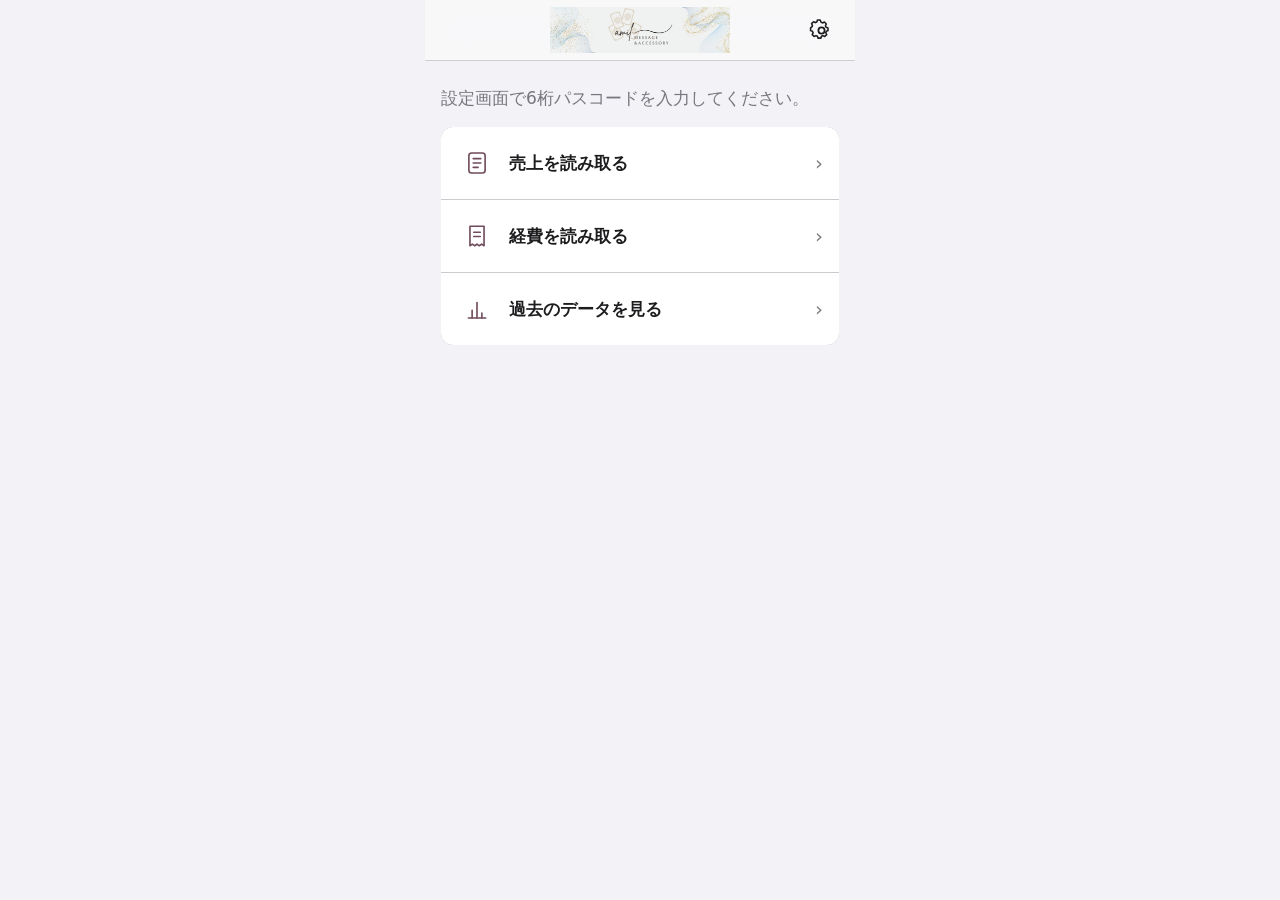
<file: amil/app/index.html>
<!doctype html>
<html lang="ja">
<head>
  <meta charset="utf-8">
  <meta name="viewport" content="width=device-width,initial-scale=1,viewport-fit=cover">
  <meta name="robots" content="noindex">
  <meta name="theme-color" content="#2f5132">
  <title>amil｜経費・売上</title>
  <!-- 最終更新：2026-09-26／amil v1.4.1（同時編集の上書き防止・画面復帰時の再送） -->
  <style>
    :root{--brand:#6f4b5b;--accent:#9b687d;--paper:#fbf5f2;--deep:#f0e2e5;--ink:#2b2427;--soft:#6c6165;--green:var(--accent);--green2:var(--brand);--gp:#efe1e8;--red:#b84b40;--rp:#f8dfdb;--gray:#96968e;--grayp:#ecebe7;--gold:#b88738;--goldp:#faedbd;--white:#fff;--line:#d9c9cf;--shadow:0 12px 32px rgba(48,31,39,.13)}
    *{box-sizing:border-box}body{margin:0;color:var(--ink);background:#d9d3c5;font-family:-apple-system,BlinkMacSystemFont,"Hiragino Sans","Hiragino Kaku Gothic ProN","Yu Gothic UI","Noto Sans JP","Noto Sans CJK JP",Meiryo,system-ui,sans-serif}.app{width:min(100%,430px);min-height:100vh;margin:auto;background:var(--paper);box-shadow:var(--shadow)}button,input,select{font:inherit}.header{position:sticky;top:0;z-index:20;padding:12px 16px;background:rgba(247,241,223,.96);border-bottom:1px solid var(--line);backdrop-filter:blur(8px)}.headrow{display:grid;grid-template-columns:42px 1fr 42px;align-items:center}.brand{text-align:center;font-family:serif;font-size:24px;font-weight:900}.brand small{display:block;font-family:inherit;font-size:10px;letter-spacing:.18em}.icon{width:40px;height:40px;border:0;border-radius:12px;background:transparent;font-size:23px;cursor:pointer}.screen{display:none;padding:22px 16px 42px}.screen.active{display:block}h1,h2,h3,p{margin-top:0}.eyebrow{margin-bottom:7px;color:var(--green2);font-size:12px;font-weight:900;letter-spacing:.08em}.lead{color:var(--soft);line-height:1.65}.stack{display:grid;gap:12px}.action{display:grid;grid-template-columns:54px 1fr 24px;align-items:center;gap:10px;min-height:92px;border:2px solid var(--ink);border-radius:18px;padding:14px;color:var(--ink);text-align:left;background:var(--white);box-shadow:0 5px 0 var(--ink);cursor:pointer}.action.expense{background:#fff5e9}.action.history{background:var(--gp)}.emoji{font-size:34px}.action strong{display:block;font-size:20px}.action small{display:block;margin-top:4px;color:var(--soft);font-weight:700}.panel{margin:14px 0;border:2px solid var(--ink);border-radius:17px;padding:15px;background:var(--white)}.btn{width:100%;min-height:52px;border:2px solid var(--ink);border-radius:14px;padding:10px 14px;color:var(--ink);background:var(--white);font-weight:900;cursor:pointer}.btn.primary{color:#fff;background:var(--green2)}.btn.danger{color:#842b24;background:var(--rp)}.btn.ghost{border-style:dashed;border-color:var(--green);color:var(--green2);background:var(--gp)}.btn.small{width:auto;min-height:38px;padding:6px 10px}.source{grid-template-columns:48px 1fr 20px;min-height:72px}.notice{border-radius:12px;padding:12px;background:var(--deep);color:var(--soft);font-size:13px;line-height:1.55}.loading{text-align:center;padding-top:90px}.spinner{width:45px;height:45px;margin:25px auto;border:5px solid var(--deep);border-top-color:var(--green);border-radius:50%;animation:spin .8s linear infinite}@keyframes spin{to{transform:rotate(360deg)}}.slip{margin:14px 0;border:2px solid var(--ink);border-radius:16px;overflow:hidden;background:#fff}.sliphead{display:flex;justify-content:space-between;gap:8px;padding:12px;background:var(--deep);font-weight:900}.row{display:grid;grid-template-columns:1fr 44px 74px 18px;align-items:center;gap:7px;width:100%;min-height:66px;border:0;border-top:1px solid var(--line);border-left:7px solid var(--green);padding:8px 9px;color:var(--ink);text-align:left;background:var(--gp);cursor:pointer}.row.ng{border-left-color:var(--red);background:var(--rp)}.row.unknown{border-left-color:var(--gray);background:var(--grayp)}.row strong,.row small{display:block}.row small{color:var(--soft)}.settag{display:inline-block;margin:0 5px 3px 0;border:1px solid #896312;border-radius:999px;padding:2px 6px;color:#684700;background:var(--goldp);font-size:10px}.status-guide{display:grid;gap:6px;margin:12px 0;padding:11px;border-radius:12px;background:#fff;font-size:12px}.dot{display:inline-block;width:12px;height:12px;margin-right:6px;border-radius:3px}.dot.g{background:var(--green)}.dot.r{background:var(--red)}.dot.x{background:var(--gray)}.form{display:grid;gap:7px}.form label{font-size:12px;font-weight:900}.form input,.form select,.field{width:100%;min-height:48px;border:2px solid var(--ink);border-radius:12px;padding:9px;background:#fff;font-size:16px}#errorMessage{white-space:pre-line}input[type=date].field{-webkit-appearance:none;appearance:none;display:block;background:#fff}input[type=date].field::-webkit-date-and-time-value{text-align:left;line-height:1.4;margin:0}.datebar{display:grid;grid-template-columns:1fr 1fr;gap:10px}.sticky{position:sticky;bottom:0;margin:18px -16px -42px;padding:12px 16px calc(12px + env(safe-area-inset-bottom));background:rgba(247,241,223,.96);border-top:1px solid var(--line)}.backdrop{position:fixed;inset:0;z-index:60;display:none;align-items:end;justify-content:center;padding:12px;background:rgba(0,0,0,.45)}.backdrop.open{display:flex}.sheet{width:min(100%,430px);max-height:92vh;overflow:auto;border-radius:22px 22px 14px 14px;padding:20px;background:var(--paper);box-shadow:var(--shadow)}.keypad{display:grid;grid-template-columns:repeat(3,1fr);gap:8px;margin:12px 0}.key{min-height:48px;border:1px solid var(--line);border-radius:10px;background:#fff;font-size:20px;font-weight:900}.qtyout{display:block;margin:10px 0;border-radius:12px;padding:10px;text-align:center;background:var(--deep);font-size:28px;font-weight:900}.month{display:grid;grid-template-columns:46px 1fr 46px;align-items:center;gap:8px}.month strong{text-align:center}.summary{display:grid;grid-template-columns:repeat(3,1fr);gap:7px}.summary div{border:1px solid var(--line);border-radius:12px;padding:10px 4px;text-align:center;background:#fff}.summary span{display:block;color:var(--soft);font-size:10px}.summary strong{display:block;margin-top:3px;font-size:14px}.tabs{display:grid;grid-template-columns:1fr 1fr;gap:8px}.tab.active{color:#fff;background:var(--green2)}.daylist{display:grid}.dayrow{display:grid;grid-template-columns:1fr auto auto;align-items:center;gap:10px;width:100%;min-height:48px;border:0;border-bottom:1px solid var(--line);padding:9px 6px;color:var(--ink);background:transparent;text-align:left;font-size:16px;cursor:pointer}.dayrow .cnt{color:var(--soft);font-size:13px;font-weight:700}.dayrow .amt{min-width:88px;text-align:right;font-weight:900}.dayrow.active{background:var(--gp);font-weight:900}.daymore{margin-top:10px}.dayhead{display:flex;justify-content:space-between;margin-top:15px;border-radius:10px;padding:10px;color:#fff;background:var(--green2);font-size:12px;font-weight:900}.histrow{display:grid;grid-template-columns:1fr auto;gap:8px;padding:10px 4px;border-bottom:1px solid var(--line)}.histrow small{display:block;color:var(--soft)}.errorbox{border:2px solid var(--red);border-radius:16px;padding:16px;background:var(--rp)}details{margin-top:18px;border-top:1px solid var(--line);padding-top:12px}pre{overflow:auto;white-space:pre-wrap;word-break:break-all;border-radius:12px;padding:12px;background:#222;color:#e8f0e6;font-size:11px}.hidden{display:none!important}@media(min-width:431px){body{padding:18px 0}.app{border-radius:25px;overflow:hidden;min-height:calc(100vh - 36px)}}
    .edit-grid{display:grid;grid-template-columns:1fr 1fr;gap:10px;margin-top:10px}.edit-amount{display:flex;justify-content:space-between;align-items:center;margin:10px 0;border-radius:12px;padding:11px 13px;background:var(--deep);font-weight:900}.addrow{border-width:1px 0 0;border-radius:0;background:#fff}.delete-row{margin-top:4px}.home-key{margin:0 0 14px}.header-logo{display:block;width:auto;height:48px;max-width:180px;margin:auto;object-fit:contain;mix-blend-mode:multiply}.lock-screen.active{display:flex;flex-direction:column;align-items:center;height:100dvh;min-height:0;overflow:hidden;padding:clamp(6px,2.2dvh,18px) 16px calc(6px + env(safe-area-inset-bottom))}.lock-brand{flex:0 1 96px;height:clamp(48px,13dvh,96px);min-height:42px;margin:clamp(-12px,-1.5dvh,-4px) auto 2px}.lock-logo{display:block;width:auto;height:100%;max-width:70vw;margin:auto;object-fit:contain;mix-blend-mode:multiply}.lock-mark{display:grid;flex:0 1 46px;place-items:center;width:clamp(34px,6.5dvh,46px);height:clamp(34px,6.5dvh,46px);min-height:34px;margin:0 auto clamp(2px,1dvh,10px);border:2px solid var(--ink);border-radius:50%;background:var(--deep);font-size:clamp(17px,3dvh,21px)}.lock-screen h1{margin-bottom:clamp(1px,.7dvh,8px);font-size:clamp(19px,3.4dvh,24px)}.lock-screen .lead{margin-bottom:clamp(2px,1dvh,16px);font-size:clamp(12px,2.2dvh,16px)}.lock-dots{min-height:clamp(25px,4.5dvh,38px);margin:clamp(2px,1dvh,10px) 0;font-size:clamp(22px,4.2dvh,30px);font-weight:900;letter-spacing:.2em}.lock-error{min-height:clamp(18px,3.5dvh,24px);margin:0 0 clamp(1px,.8dvh,8px);font-size:clamp(12px,2.2dvh,16px);font-weight:900;color:var(--red)}.lock-keypad{--keysize:min(21vw,10.5dvh,84px);display:grid;flex:0 1 auto;grid-template-columns:repeat(3,var(--keysize));justify-content:center;gap:clamp(10px,1.8dvh,16px) clamp(14px,4.5vw,20px);margin:0 auto}.lock-key{width:var(--keysize);height:var(--keysize);border:1px solid var(--line);border-radius:50%;color:var(--ink);background:#fff;font-size:clamp(22px,4dvh,28px);font-weight:900;cursor:pointer}.lock-key:active{background:var(--deep);transform:scale(.96)}.lock-key.tool{border-color:transparent;background:transparent;color:var(--soft);font-size:clamp(14px,2.4dvh,17px)}.histrow.editable{width:100%;border:0;border-bottom:1px solid var(--line);color:inherit;text-align:left;background:transparent;cursor:pointer}.histrow.editable:after{content:'›';align-self:center;font-size:22px}.number-field{text-align:right;cursor:pointer;background:#fff}.number-field:after{content:'›';float:right;margin-left:8px;color:var(--soft)}#numberSheet{z-index:80}#numberSheet .sheet{max-height:min(92vh,620px)}@media(max-height:620px){#numberSheet{padding:6px}#numberSheet .sheet{padding:12px}.keypad{gap:5px;margin:7px 0}.key{min-height:42px}.qtyout{margin:6px 0;padding:6px}}
    html{scrollbar-gutter:stable both-edges}.pc-only{display:none}@media(min-width:900px){.app{width:min(calc(100% - 36px),1000px);max-width:1000px}.screen:not(#history){max-width:430px;margin-right:auto;margin-left:auto}#history{padding-right:24px;padding-left:24px}#history .panel:last-of-type{padding:0;overflow:hidden}#historyRows{display:block}.dayhead{display:none}.history-table-head,.histrow{display:grid;align-items:center;gap:0}.history-table-head{border-bottom:2px solid var(--ink);padding:12px 14px;color:#fff;background:var(--green2);font-size:12px;font-weight:900}.history-table-head.sales,.histrow.sales{grid-template-columns:110px 120px minmax(170px,1fr) 90px 70px 90px 100px}.history-table-head.expense,.histrow.expense{grid-template-columns:120px minmax(180px,1fr) minmax(180px,1fr) 120px}.histrow{min-height:52px;padding:0;background:#fff}.histrow.editable{border-bottom:1px solid var(--line)}.histrow.editable:hover{background:var(--gp)}.histrow.editable:after{display:none}.histrow .mobile-only{display:none}.histrow .pc-only{display:block;min-width:0;padding:11px 14px;overflow:hidden;text-overflow:ellipsis;white-space:nowrap}.histrow .pc-number{text-align:right;font-variant-numeric:tabular-nums}.backdrop .sheet{width:min(100%,620px)}}
    .datebar,.field,.form input,.form select{min-width:0}input[type=date].field{max-width:100%}#salesConfirm .datebar{grid-template-columns:1fr}.expense-receipt{display:grid;gap:12px;scroll-margin-top:86px}.expense-receipt.needs-review{border-color:var(--red);box-shadow:0 0 0 3px var(--rp)}.expense-receipt.review-focus{animation:reviewFocus 1.2s ease-out}.expense-meta{display:grid;grid-template-columns:minmax(0,1fr) minmax(0,1fr);gap:10px}.expense-line{display:grid;gap:7px;border-top:1px solid var(--line);padding-top:12px}.expense-line-head{display:flex;align-items:center;justify-content:space-between;gap:8px}.receipt-total{display:flex;align-items:center;justify-content:space-between;gap:10px;border-radius:12px;padding:10px 12px;background:var(--deep);font-weight:900}.receipt-diff,.asset-warning{margin:0;color:var(--red);font-size:13px;font-weight:900}.asset-warning{display:flex;align-items:center;justify-content:space-between;gap:8px}.remove-split{color:#842b24}.split-summary{text-align:right;color:var(--soft);font-size:13px;font-weight:900}.csv-actions{display:grid;grid-template-columns:repeat(auto-fit,minmax(160px,1fr));gap:8px}.home-main{min-height:106px;border-color:var(--brand);color:#fff;background:var(--brand);box-shadow:0 5px 0 var(--ink)}.home-secondary{min-height:82px;box-shadow:0 3px 0 var(--ink)}.home-utility{grid-template-columns:42px 1fr 20px;min-height:64px;border-width:1px;box-shadow:none}.home-utility .emoji{font-size:25px}.home-utility strong{font-size:17px}.expense-summary{display:grid;grid-template-columns:1fr 1fr;gap:8px;margin:12px 0}.expense-summary>*{min-height:58px;border:1px solid var(--line);border-radius:12px;padding:8px;text-align:left;background:#fff}.expense-summary span{display:block;color:var(--soft);font-size:13px}.expense-summary strong{display:block;margin-top:2px;font-size:18px}.expense-summary .review-jump{grid-column:1/-1;min-height:52px;border:2px solid var(--red);color:#7e2922;background:var(--rp);font-weight:900}.expense-summary .review-jump.all-clear{border-color:var(--line);color:var(--brand);background:var(--gp);cursor:default}.save-warning{margin:0 0 8px;color:#7e2922;font-weight:900}.loading-mark{display:block;width:64px;height:64px;margin:24px auto;color:var(--brand);transform-origin:50% 20%;animation:dropletSway 1.2s ease-in-out infinite}.loading-stage{min-height:28px;color:var(--ink);font-size:17px;font-weight:900}.btn:active,.action:active{transform:translateY(1px)}@keyframes dropletSway{0%,100%{transform:rotate(-3deg)}50%{transform:rotate(3deg)}}@keyframes reviewFocus{0%{box-shadow:0 0 0 7px rgba(184,75,64,.3)}100%{box-shadow:0 0 0 3px var(--rp)}}@media(prefers-reduced-motion:reduce){.loading-mark,.expense-receipt.review-focus{animation:none}.spinner{animation:none}}@media(max-width:375px){.datebar,.expense-meta{grid-template-columns:1fr}}
    .header,.sticky{background:rgba(251,245,242,.96)}.action.home-main{color:#fff;background:var(--brand)}.headrow{grid-template-columns:48px 1fr 48px}.icon{width:48px;height:48px}.btn.small{min-height:48px}
    :root{--paper:#f7f1df;--deep:#eee2c4;--ink:#28261f;--soft:#6a665a;--gp:#e2eedb;--line:#d5cdbb}.header,.sticky{background:rgba(247,241,223,.96)}#home .action{min-height:64px;border-width:1px;border-color:var(--line);color:var(--ink);background:#fff;box-shadow:none}#home .action .emoji{font-size:25px}#home .action strong{font-size:17px}.headrow{grid-template-columns:76px 1fr 76px}#backBtn{width:76px;min-height:48px;gap:4px;justify-content:flex-start;font-size:16px;font-weight:900}#backBtn .back-arrow{font-size:25px;line-height:1}#settingsBtn{justify-self:end}.loading-message{margin:24px 0;font-size:17px;font-weight:900}
    .failed-banner{width:100%;margin:0 0 14px;border:2px solid var(--red);color:#7e2922;background:var(--rp);font-weight:900}.failed-panel{margin:0 0 14px;border:2px solid var(--red);background:#fff}.failed-entry{display:grid;gap:8px;padding:12px 0;border-top:1px solid var(--line)}.failed-entry:first-child{border-top:0}.failed-entry p{margin:0;white-space:pre-wrap;overflow-wrap:anywhere}.failed-actions{display:grid;grid-template-columns:1fr 1fr;gap:8px}.category-warning{margin:0;color:#7e2922;font-size:14px;font-weight:900}.duplicate-note{margin:0 0 14px;line-height:1.7}.business-tag{display:inline-block;margin:4px 6px 0 0;border-radius:999px;padding:2px 8px;color:var(--brand);background:var(--gp);font-size:13px;font-style:normal;font-weight:700}.business-summary{grid-template-columns:1fr 1fr}.business-summary .settlement{grid-column:1/-1}.private-hint{margin:12px 0 0;border:1px solid var(--line);border-radius:12px;padding:12px;color:var(--soft);background:#fff;font-size:15px;line-height:1.55}
    .headrow{grid-template-columns:76px minmax(0,1fr) 76px}.btn.small{min-height:48px}.header-logo{min-width:0;max-width:100%}.lock-help{margin:8px 0 0;color:var(--soft);font-size:16px;text-align:center}.loading #cancelRead{max-width:240px;margin:24px auto 0}#settingsMessage{font-size:16px}.delete-message{white-space:pre-line}
    .lock-screen.active{background-image:linear-gradient(168deg,#fbf7ec 0%,#f2ead7 45%,#e5dbc1 100%);background-position:center;background-size:cover;background-repeat:no-repeat}.lock-screen.active.has-bg{background-image:linear-gradient(180deg,rgba(18,16,12,.3) 0%,rgba(18,16,12,.46) 55%,rgba(18,16,12,.6) 100%),var(--lockbg,none);background-position:center,center;background-size:cover,cover;background-repeat:no-repeat,no-repeat}
    .lock-key{border:1px solid rgba(255,255,255,.7);background:rgba(255,255,255,.5);-webkit-backdrop-filter:blur(16px) saturate(1.4);backdrop-filter:blur(16px) saturate(1.4);box-shadow:0 1px 3px rgba(28,24,16,.1)}.lock-key:active{background:rgba(255,255,255,.8);transform:scale(.96)}.lock-key.tool{border-color:rgba(255,255,255,.4);background:rgba(255,255,255,.28);color:var(--soft)}
    .lock-screen.has-bg h1,.lock-screen.has-bg .lock-dots,.lock-screen.has-bg .lock-help{color:#fff;text-shadow:0 1px 3px rgba(0,0,0,.55)}.lock-screen.has-bg .lock-error{color:#ffd9d3;text-shadow:0 1px 3px rgba(0,0,0,.6)}.lock-screen.has-bg .lock-brand{border-radius:16px;padding:4px 12px;background:rgba(255,255,255,.86);-webkit-backdrop-filter:blur(10px);backdrop-filter:blur(10px)}.lock-screen.has-bg .lock-mark{border:1px solid rgba(255,255,255,.66);background:rgba(255,255,255,.2);-webkit-backdrop-filter:blur(10px);backdrop-filter:blur(10px)}.lock-screen.has-bg .lock-key{color:#fff;border-color:rgba(255,255,255,.5);background:rgba(255,255,255,.18);text-shadow:0 1px 2px rgba(0,0,0,.5)}.lock-screen.has-bg .lock-key:active{background:rgba(255,255,255,.34)}.lock-screen.has-bg .lock-key.tool{color:#fff;border-color:rgba(255,255,255,.26);background:rgba(255,255,255,.1)}
    @supports not ((backdrop-filter:blur(2px)) or (-webkit-backdrop-filter:blur(2px))){.lock-key{background:rgba(255,255,255,.94)}.lock-key.tool{background:rgba(255,255,255,.8)}.lock-screen.has-bg .lock-key{background:rgba(255,255,255,.36);border-color:rgba(255,255,255,.8)}.lock-screen.has-bg .lock-key.tool{background:rgba(255,255,255,.22)}.lock-screen.has-bg .lock-brand{background:rgba(255,255,255,.96)}.lock-screen.has-bg .lock-mark{background:rgba(255,255,255,.3)}}
    #home{padding:24px 16px 40px}#home .stack{gap:16px}#home .home-key{margin:0 0 16px}#home .action{grid-template-columns:40px 1fr 20px;gap:16px;min-height:72px;border-width:1px;border-color:var(--line);border-radius:16px;padding:16px;color:var(--ink);background:#fff;box-shadow:0 1px 2px rgba(40,38,31,.06)}#home .action strong{font-size:17px}#home .ico{display:block;width:28px;height:28px;margin:0 auto;color:var(--green2)}#home .action .chev{color:var(--soft);font-size:20px;text-align:right}
    #expenseConfirm{padding:24px 16px 40px}#expenseConfirm .sticky{margin:24px -16px -40px}#expenseConfirm .panel{margin:16px 0;border:1px solid var(--line);border-radius:16px;padding:16px;box-shadow:0 1px 2px rgba(40,38,31,.05)}#expenseConfirm .expense-receipt{gap:16px}#expenseConfirm .expense-receipt.needs-review{border:2px solid var(--red);box-shadow:0 0 0 3px var(--rp)}#expenseConfirm .form{gap:8px}#expenseConfirm .expense-line{gap:8px;padding-top:16px}#expenseConfirm .receipt-total{border-radius:12px;padding:12px;background:var(--gp)}#expenseConfirm .receipt-diff,#expenseConfirm .asset-warning{font-size:15px}#expenseConfirm .expense-summary{margin:16px 0}#expenseConfirm .expense-summary>*{border-radius:12px;padding:8px 12px}#expenseConfirm .expense-summary .review-jump{border-width:1px}#expenseConfirm .btn{border-width:1px}#expenseConfirm .btn.primary{border-color:var(--green2)}#expenseConfirm .field,#expenseConfirm .form input,#expenseConfirm .form select{border-width:1px;border-color:var(--line)}
    .btn.danger{border-color:var(--red)}.delete-row{margin-top:24px}#lockBgMessage{font-size:16px}
    .expense-group{overflow:hidden;border:1px solid var(--line);border-radius:14px;background:#fff}.expense-group+.expense-group{margin-top:10px}.expense-group.attention{border-color:var(--red)}.expense-group-toggle{display:grid;grid-template-columns:minmax(0,1fr) auto 24px;align-items:center;gap:8px;width:100%;min-height:56px;border:0;padding:11px 12px;color:var(--ink);text-align:left;background:var(--gp);font-weight:900;cursor:pointer}.expense-group.attention .expense-group-toggle{background:var(--rp)}.expense-group-toggle small{display:block;margin-top:2px;color:var(--soft);font-size:12px}.expense-group-toggle .group-total{white-space:nowrap;font-variant-numeric:tabular-nums}.expense-group-toggle .group-chevron{font-size:20px;text-align:center;transition:transform .15s}.expense-group-toggle[aria-expanded="true"] .group-chevron{transform:rotate(90deg)}.expense-group-body{display:grid;gap:10px;padding:0 12px 12px}.expense-group-body .expense-line:first-child{border-top:0}.expense-product{overflow-wrap:anywhere}.expense-product small{display:block;margin-top:3px;color:var(--soft);font-weight:700}.expense-line[data-manual="true"]{background:#fffaf0}
    .lock-screen.active{touch-action:none;overscroll-behavior:none;-webkit-user-select:none;user-select:none}
    /* v1.3.0 Apple-style visual system: presentation only */
    :root{--paper:#f2f2f7;--deep:#e5e5ea;--ink:#1c1c1e;--soft:rgba(60,60,67,.68);--line:rgba(60,60,67,.22);--white:#fff;--red:#ff3b30;--rp:#fff0ef;--gray:#8e8e93;--grayp:#f2f2f7;--gold:#8a6508;--goldp:#fff5cc;--shadow:0 14px 38px rgba(0,0,0,.16);--control:#e9e9ee;--bar:rgba(249,249,249,.82)}
    html{background:var(--paper);scrollbar-gutter:auto}body{padding:0!important;color:var(--ink);background:var(--paper);font-family:-apple-system,BlinkMacSystemFont,"Hiragino Sans","Hiragino Kaku Gothic ProN","Yu Gothic UI","Noto Sans JP","Noto Sans CJK JP",Meiryo,system-ui,sans-serif;font-size:17px;line-height:1.45;-webkit-font-smoothing:antialiased}.app{width:min(100%,430px)!important;max-width:430px!important;min-height:100dvh;margin:0 auto;border-radius:0!important;overflow:visible!important;background:var(--paper);box-shadow:none!important}button,input,select{font-family:inherit}button{touch-action:manipulation}.screen{padding:20px 16px 40px}.screen:not(#history){max-width:none!important;margin:0!important}h1,h2,h3{color:var(--ink);letter-spacing:-.02em}h1{font-size:34px;line-height:1.12;font-weight:700}h2{margin-bottom:18px;font-size:22px;line-height:1.2;font-weight:700}h3{font-size:17px;line-height:1.3;font-weight:600}.lead{color:var(--soft);font-size:17px;line-height:1.55}.eyebrow{margin-bottom:6px;color:var(--soft);font-size:15px;font-weight:600;letter-spacing:0}.stack{gap:10px}
    .header{min-height:60px;padding:6px 10px;background:var(--bar);border-bottom:.5px solid var(--line);-webkit-backdrop-filter:saturate(180%) blur(20px);backdrop-filter:saturate(180%) blur(20px)}.headrow{grid-template-columns:82px minmax(0,1fr) 82px}.header-logo{height:46px;max-width:100%;mix-blend-mode:multiply}.icon{display:flex;align-items:center;justify-content:center;width:48px;height:48px;border:0;border-radius:12px;color:var(--brand);background:transparent;font-size:17px;font-weight:600}#backBtn{width:82px;min-height:48px;color:var(--brand);font-size:17px;font-weight:500}#backBtn .back-arrow{font-size:30px;font-weight:300}#settingsBtn{justify-self:end;color:transparent;font-size:0;background-image:url("data:image/svg+xml,%3Csvg xmlns='http://www.w3.org/2000/svg' viewBox='0 0 24 24' fill='none' stroke='%231c1c1e' stroke-width='1.7' stroke-linecap='round' stroke-linejoin='round'%3E%3Ccircle cx='12' cy='12' r='3'/%3E%3Cpath d='M19 13.5v-3l-2.1-.7a7 7 0 0 0-.7-1.6l1-2-2.1-2.1-2 1a7 7 0 0 0-1.6-.7L10.5 2h-3l-.7 2.1a7 7 0 0 0-1.6.7l-2-1-2.1 2.1 1 2a7 7 0 0 0-.7 1.6L0 10.5v3l2.1.7a7 7 0 0 0 .7 1.6l-1 2 2.1 2.1 2-1a7 7 0 0 0 1.6.7l.7 2.1h3l.7-2.1a7 7 0 0 0 1.6-.7l2 1 2.1-2.1-1-2a7 7 0 0 0 .7-1.6z' transform='translate(1.5 .25) scale(.88)'/%3E%3C/svg%3E");background-position:center;background-repeat:no-repeat;background-size:25px}
    .panel{margin:16px 0;border:0;border-radius:12px;padding:16px;background:#fff;box-shadow:none}.action{min-height:64px;border:0;border-radius:12px;padding:13px 16px;color:var(--ink);background:#fff;box-shadow:none;font-size:17px}.action strong{font-size:17px;font-weight:600}.action small{color:var(--soft);font-size:15px;font-weight:400}.action:active,.btn:active{transform:none;filter:brightness(.96)}#home{padding:24px 16px 40px}#home .stack,#source .stack{gap:1px;overflow:hidden;border-radius:12px;background:var(--line)}#home .action,#source .action{border:0;border-radius:0!important;background:#fff;box-shadow:none}#home .action:first-child,#source .action:first-child{border-radius:12px 12px 0 0!important}#home .action:last-child,#source .action:last-child{border-radius:0 0 12px 12px!important}#home .action{grid-template-columns:40px minmax(0,1fr) 20px;gap:12px;min-height:72px;padding:13px 16px}#home .ico{width:26px;height:26px;color:var(--brand)}#home .chev,.action>span:last-child{color:#c7c7cc;font-size:25px;font-weight:300}.source{grid-template-columns:36px minmax(0,1fr) 20px;gap:12px;min-height:64px}.source .emoji{display:block;width:26px;height:26px;color:transparent;font-size:0;background-position:center;background-repeat:no-repeat;background-size:24px}.source[data-source="camera"] .emoji{background-image:url("data:image/svg+xml,%3Csvg xmlns='http://www.w3.org/2000/svg' viewBox='0 0 24 24' fill='none' stroke='%231c1c1e' stroke-width='1.6' stroke-linecap='round' stroke-linejoin='round'%3E%3Cpath d='M4 7.5h3l1.4-2h7.2l1.4 2h3a1.5 1.5 0 0 1 1.5 1.5v9A1.5 1.5 0 0 1 20 19.5H4A1.5 1.5 0 0 1 2.5 18V9A1.5 1.5 0 0 1 4 7.5Z'/%3E%3Ccircle cx='12' cy='13' r='3.5'/%3E%3C/svg%3E")}.source[data-source="album"] .emoji{background-image:url("data:image/svg+xml,%3Csvg xmlns='http://www.w3.org/2000/svg' viewBox='0 0 24 24' fill='none' stroke='%231c1c1e' stroke-width='1.6' stroke-linecap='round' stroke-linejoin='round'%3E%3Crect x='3' y='3.5' width='18' height='17' rx='2.5'/%3E%3Ccircle cx='8.5' cy='9' r='1.5'/%3E%3Cpath d='m5.5 18 4.2-4.5 3 3 2.1-2.2 3.7 3.7'/%3E%3C/svg%3E")}.source[data-manual] .emoji{background-image:url("data:image/svg+xml,%3Csvg xmlns='http://www.w3.org/2000/svg' viewBox='0 0 24 24' fill='none' stroke='%231c1c1e' stroke-width='1.6' stroke-linecap='round' stroke-linejoin='round'%3E%3Cpath d='m4 20 4.2-1 10.9-11a2.1 2.1 0 0 0-3-3L5.2 16Z'/%3E%3Cpath d='m14.8 6.4 2.8 2.8M4 20l1.2-4'/%3E%3C/svg%3E")}
    .btn{min-height:50px;border:0;border-radius:12px;padding:11px 16px;color:var(--ink);background:var(--control);font-size:17px;font-weight:600;box-shadow:none}.btn.primary{color:#fff;background:var(--brand)}.btn.ghost{border:0;color:var(--brand);background:#fff}.btn.danger{border:0;color:#d70015;background:var(--rp)}.btn.small{min-height:48px;border-radius:10px;padding:8px 12px;font-size:16px}.btn:focus-visible,.action:focus-visible,.row:focus-visible,.dayrow:focus-visible,.expense-group-toggle:focus-visible,.icon:focus-visible{outline:3px solid color-mix(in srgb,var(--brand) 45%,white);outline-offset:2px}
    .notice{border-radius:10px;padding:12px;color:var(--soft);background:#fff;font-size:15px;line-height:1.5}.errorbox{border:1.5px solid var(--red);border-radius:12px;padding:16px;background:var(--rp)}.errorbox .eyebrow,.receipt-diff,.asset-warning,.save-warning,.category-warning{color:#c9342c}.status-guide{border-radius:12px;padding:12px;background:#fff;font-size:13px}.dot{border-radius:50%}.loading{padding-top:90px}.spinner{width:42px;height:42px;border-width:4px;border-color:#d1d1d6;border-top-color:var(--brand)}.loading-message{font-size:17px;font-weight:600}.loading-cheer{margin:12px 0 0;color:var(--soft);font-size:15px;line-height:1.6}.monthjump{position:relative}.monthjump-btn{display:flex;align-items:center;justify-content:center;gap:6px;width:100%;min-height:48px;border:0;padding:0;background:transparent;color:inherit;cursor:pointer}.monthjump-btn .chev{color:var(--soft);font-size:15px;line-height:1}.monthjump input[type=month]{position:absolute;inset:0;width:100%;height:100%;min-height:48px;margin:0;border:0;padding:0;background:transparent;opacity:0;-webkit-appearance:none;appearance:none;font-size:16px}.monthjump input[type=month].hidden{display:none!important}
    .form{gap:12px}.form label{color:var(--soft);font-size:15px;font-weight:600}.form input,.form select,.field{min-height:50px;border:1px solid var(--line);border-radius:10px;padding:10px 12px;color:var(--ink);background:#fff;font-size:17px}.form input:focus,.form select:focus,.field:focus{border-color:var(--brand);outline:2px solid color-mix(in srgb,var(--brand) 20%,transparent)}.number-field{text-align:right;background:#fff}.edit-grid{gap:12px}.edit-amount,.receipt-total,.qtyout{border-radius:10px;background:var(--control)}
    .sticky{margin:20px -16px -40px;padding:10px 16px calc(10px + env(safe-area-inset-bottom));background:var(--bar);border-top:.5px solid var(--line);-webkit-backdrop-filter:saturate(180%) blur(20px);backdrop-filter:saturate(180%) blur(20px)}.backdrop{padding:0;background:rgba(0,0,0,.34)}.sheet{position:relative;width:min(100%,430px)!important;max-height:92dvh;border-radius:20px 20px 0 0;padding:34px 16px calc(18px + env(safe-area-inset-bottom));background:rgba(249,249,249,.96);box-shadow:0 -8px 30px rgba(0,0,0,.16);-webkit-backdrop-filter:saturate(160%) blur(24px);backdrop-filter:saturate(160%) blur(24px)}.sheet::before{content:"";position:absolute;top:8px;left:50%;width:36px;height:5px;border-radius:999px;background:#c7c7cc;transform:translateX(-50%)}.sheet h3{font-size:22px}.key{min-height:50px;border:0;border-radius:10px;background:#fff;font-size:22px;font-weight:600}
    .slip{margin:16px 0;border:0;border-radius:12px;background:#fff}.sliphead{padding:12px 14px;background:#fff;font-size:15px;font-weight:600}.row{min-height:66px;border:0;border-top:.5px solid var(--line);border-left:5px solid var(--brand);padding:9px 12px;color:var(--ink);background:#fff}.row.ng{border-left-color:var(--red);background:var(--rp)}.row.unknown{border-left-color:var(--gray);background:var(--grayp)}.row strong{font-size:16px}.row small{color:var(--soft);font-size:13px}.settag{border:0;color:#6a4c00;background:var(--goldp);font-size:13px}.addrow{border:0;border-top:.5px solid var(--line);color:var(--brand);background:#fff}
    .expense-summary{gap:8px}.expense-summary>*{border:0;border-radius:12px;background:#fff}.expense-summary span{font-size:15px}.expense-summary strong{font-size:18px}.expense-summary .review-jump{border:2px solid var(--red);color:#b3261e;background:var(--rp)}.expense-summary .review-jump.all-clear{border:0;color:var(--brand);background:#fff}.expense-receipt{border:0!important;border-radius:12px!important;background:#fff}.expense-receipt.needs-review{border:2px solid var(--red)!important;box-shadow:0 0 0 3px rgba(255,59,48,.14)!important}.expense-group{border:0;border-radius:12px;background:#fff;box-shadow:0 0 0 .5px var(--line)}.expense-group.attention{border:2px solid var(--red)}.expense-group-toggle{min-height:56px;background:#fff}.expense-group.attention .expense-group-toggle{color:#a92720;background:var(--rp)}
    .month{grid-template-columns:48px minmax(0,1fr) 48px}.month .btn{color:var(--brand);background:transparent;font-size:16px}.month strong{font-size:17px}.summary{gap:1px;overflow:hidden;border-radius:12px;padding:0;background:var(--line)}.summary div{border:0;border-radius:0;padding:12px 4px}.summary span{font-size:13px}.summary strong{font-size:16px}.tabs{gap:2px;border-radius:9px;padding:2px;background:#dedee3}.tabs .btn{min-height:48px;border-radius:7px;padding:6px;background:transparent;font-size:16px}.tabs .tab.active{color:var(--ink);background:#fff;box-shadow:0 1px 3px rgba(0,0,0,.16)}.daylist{overflow:hidden;border-radius:10px}.dayrow{min-height:52px;border-bottom:.5px solid var(--line);padding:10px 6px;font-size:16px}.dayrow.active{color:var(--brand);background:color-mix(in srgb,var(--brand) 9%,white)}.dayrow .cnt{font-size:13px}.dayhead{margin-top:14px;border-radius:10px 10px 0 0;padding:10px 12px;color:var(--soft);background:var(--control);font-size:13px}.histrow{min-height:56px;padding:11px 8px;border-bottom:.5px solid var(--line);background:#fff}.histrow strong{font-size:16px}.histrow small{font-size:13px}.histrow.editable:after{color:#c7c7cc;font-weight:300}.csv-actions{gap:10px}.pc-only,.history-table-head{display:none!important}.mobile-only{display:block!important}
    details{overflow:hidden;margin-top:18px;border:0;border-radius:12px;padding:0;background:#fff}details>summary{min-height:50px;padding:13px 16px;font-size:17px;font-weight:600}details>.stack{padding:0 12px 12px}pre{border-radius:10px;font-size:13px}#done{padding-top:36px}#done h2{font-size:34px}#error{padding-top:28px}
    .csv-panel .lead{font-size:15px}.csv-range{display:grid;grid-template-columns:minmax(0,1fr) minmax(0,1fr);gap:10px;margin:12px 0}.csv-range label{display:grid;gap:6px;color:var(--soft);font-size:15px;font-weight:600}.csv-range .field{min-width:0;min-height:48px;font-size:16px}#csvStatus{margin:0 0 10px}
    .lock-key{font-family:-apple-system,BlinkMacSystemFont,"Hiragino Sans","Hiragino Kaku Gothic ProN","Yu Gothic UI","Noto Sans JP","Noto Sans CJK JP",Meiryo,system-ui,sans-serif}
    @supports not ((backdrop-filter:blur(2px)) or (-webkit-backdrop-filter:blur(2px))){.header,.sticky{background:#f9f9f9}.sheet{background:#f9f9f9}}
    @media(min-width:431px){body{padding:0}.app{min-height:100dvh}.backdrop .sheet{width:min(100%,430px)!important}}
    @media(max-width:375px){.screen{padding-right:12px;padding-left:12px}.sticky{margin-right:-12px;margin-left:-12px;padding-right:12px;padding-left:12px}.headrow{grid-template-columns:76px minmax(0,1fr) 76px}.summary strong{font-size:14px}.row{grid-template-columns:minmax(0,1fr) 36px 70px 16px}}
    @media(prefers-reduced-motion:reduce){*,*::before,*::after{scroll-behavior:auto!important;transition-duration:.01ms!important;animation-duration:.01ms!important;animation-iteration-count:1!important}}/* D-3-1：ロック画面だけv1.2.16の配色・寸法へ戻す（フォントは完全版スタックを維持） */.lock-screen{--paper:#f7f1df;--deep:#eee2c4;--ink:#28261f;--soft:#6a665a;--line:#d5cdbb;--red:#b84b40;--gold:#c39124;--goldp:#faedbd;--white:#fff;--shadow:0 12px 32px rgba(34,30,20,.13);color:var(--ink);font-size:16px;line-height:normal;letter-spacing:normal}.lock-screen.active{padding:clamp(6px,2.2dvh,18px) 16px calc(6px + env(safe-area-inset-bottom))}.lock-screen h1{line-height:normal;letter-spacing:normal}.lock-screen .lead{line-height:normal}.lock-help{font-size:16px;line-height:normal}
    /* D-4：iPhone純正のパスコード画面に近い、静かで誤操作の少ない見た目 */
    .lock-screen{--ink:#fff;--soft:rgba(255,255,255,.82);--line:rgba(255,255,255,.4);--red:#ffd1cc;color:#fff}
    .lock-screen.active{padding:clamp(6px,1.4dvh,12px) 16px calc(6px + env(safe-area-inset-bottom));background-color:#101621;background-image:radial-gradient(circle at 24% 8%,#46566f 0,rgba(70,86,111,0) 40%),linear-gradient(160deg,#202936 0%,#111723 56%,#080b12 100%);background-size:cover;background-position:center;justify-content:center}
    .lock-screen.active.has-bg{background-image:linear-gradient(180deg,rgba(4,8,14,.55),rgba(4,8,14,.72)),var(--lockbg,none);background-size:cover;background-position:center}
    .lock-screen .lock-brand{flex:0 0 auto;width:auto;max-width:min(44vw,168px);height:clamp(32px,6.2dvh,48px);min-height:32px;margin:0 auto clamp(1px,.45dvh,4px);padding:2px 10px;border:1px solid rgba(255,255,255,.42);border-radius:12px;background:rgba(255,255,255,.88);box-shadow:0 5px 18px rgba(0,0,0,.16);backdrop-filter:blur(10px);-webkit-backdrop-filter:blur(10px)}
    .lock-screen .lock-logo{width:auto;height:100%;max-width:100%;object-fit:contain;mix-blend-mode:multiply}
    .lock-screen .lock-mark{display:none}
    .lock-screen h1{margin:clamp(1px,.45dvh,4px) 0 0;color:#fff;font-size:clamp(19px,3.4dvh,22px);font-weight:400;line-height:1.2;letter-spacing:0;text-shadow:0 1px 6px rgba(0,0,0,.45)}
    .lock-screen .lock-dots{margin:clamp(2px,.65dvh,6px) 0;color:#fff;font-weight:400;line-height:1;text-shadow:0 1px 5px rgba(0,0,0,.45)}
    .lock-screen .lock-error{min-height:19px;margin:0 0 clamp(1px,.4dvh,4px);color:#ffd1cc;font-size:16px;line-height:1.15;text-shadow:0 1px 5px rgba(0,0,0,.5)}
    .lock-screen .lock-keypad{--keysize:min(21vw,10.5dvh,84px);grid-template-columns:repeat(3,var(--keysize));gap:clamp(10px,1.8dvh,16px) clamp(14px,4.5vw,20px);width:max-content;margin:0 auto}
    .lock-screen .lock-key{display:flex;flex-direction:column;align-items:center;justify-content:center;width:var(--keysize);height:var(--keysize);min-width:48px;min-height:48px;padding:0;border:1px solid rgba(255,255,255,.3);border-radius:50%;background:rgba(255,255,255,.17);color:#fff;box-shadow:inset 0 1px 0 rgba(255,255,255,.12),0 2px 8px rgba(0,0,0,.12);backdrop-filter:blur(12px);-webkit-backdrop-filter:blur(12px);-webkit-tap-highlight-color:transparent}
    .lock-screen .lock-key:active{background:rgba(255,255,255,.32);transform:none}
    .lock-digit{font-size:clamp(22px,4dvh,28px);font-weight:400;line-height:1}
    .lock-screen .lock-key.tool{border:0;background:transparent;color:#fff;font-size:16px;font-weight:400;box-shadow:none;backdrop-filter:none;-webkit-backdrop-filter:none;text-shadow:0 1px 5px rgba(0,0,0,.5)}
    .lock-screen .lock-help{margin:clamp(3px,.8dvh,7px) 0 0;color:rgba(255,255,255,.82);font-size:16px;line-height:1.25;text-align:center;text-shadow:0 1px 5px rgba(0,0,0,.5)}
    @supports not ((backdrop-filter:blur(1px)) or (-webkit-backdrop-filter:blur(1px))){.lock-screen .lock-key:not(.tool){background:#626b79;border-color:#858c97}.lock-screen .lock-brand{background:#f1f1f1}}
    /* D-5：時計を外し、数字の中央揃え・押下発光・初期位置を安定させる */
    .lock-screen.active{position:fixed;inset:0;z-index:30;width:min(100%,430px);height:100dvh;margin:0 auto;overflow:hidden;overscroll-behavior:none;padding:clamp(8px,2dvh,18px) 16px calc(8px + env(safe-area-inset-bottom));justify-content:center}
    .lock-screen .lock-brand{margin:0 auto clamp(5px,1.1dvh,10px)}
    .lock-screen h1{margin:0}
    .lock-screen .lock-key{position:relative;display:grid;place-items:center;touch-action:manipulation;-webkit-user-select:none;user-select:none;transition:background-color 180ms ease-out}
    .lock-digit{position:absolute;inset:0;display:grid;place-items:center}
    .expense-adjustment{margin:12px 0;padding:14px;border:1px solid var(--line);border-radius:14px;background:var(--paper);font-size:16px;line-height:1.5}.expense-adjustment strong{display:block;margin-bottom:8px}.expense-adjustment-actions{display:grid;gap:8px}.expense-adjustment .btn{min-height:48px}.expense-adjustment-note{margin:0 0 10px;color:var(--ink)}
    .lock-screen .lock-key.is-pressed,.lock-screen .lock-key:active{background:rgba(255,255,255,.5);transition-duration:0ms}
    .lock-screen .lock-key.tool.is-pressed,.lock-screen .lock-key.tool:active{border:0;border-radius:24px;background:rgba(255,255,255,.18)}
    .loading-cheer .quote{display:block;color:var(--ink);font-size:16px;line-height:1.55}.loading-cheer .quote-author{display:block;margin-top:4px;color:var(--soft);font-size:13px;line-height:1.4}
    @media(prefers-reduced-motion:reduce){.lock-screen .lock-key{transition:none!important}}
    .photo-count{display:flex;align-items:baseline;gap:4px;margin:8px 0 14px;color:var(--soft);font-size:16px}.photo-count strong{color:var(--ink);font-size:28px}.photo-thumbs{display:grid;grid-template-columns:repeat(2,minmax(0,1fr));gap:8px;margin-bottom:14px}.photo-thumb{position:relative;overflow:hidden;border-radius:12px;background:#fff;aspect-ratio:4/3}.photo-thumb img{display:block;width:100%;height:100%;object-fit:cover}.photo-remove{position:absolute;top:4px;right:4px;display:grid;place-items:center;width:48px;height:48px;border:0;border-radius:50%;color:#fff;background:rgba(28,28,30,.78);font-size:25px;font-weight:700}.photo-number{position:absolute;left:7px;bottom:7px;border-radius:999px;padding:4px 9px;color:#fff;background:rgba(28,28,30,.72);font-size:13px;font-weight:700}.photo-actions{display:grid;gap:10px}.photo-memory-note{margin:10px 0 16px;color:var(--soft);font-size:15px;line-height:1.5}.source[data-source="camera"] strong{font-size:18px}.source[data-source="album"]{color:var(--soft);background:#f8f8fa!important}.source[data-source="album"] strong{font-weight:500}.read-complete{margin:18px 0 26px;color:var(--brand);font-size:32px;font-weight:700;line-height:1.2}.loading.is-complete .spinner,.loading.is-complete .loading-cheer{display:none}.slip-number{display:flex;align-items:center;gap:4px;min-width:0;font-size:16px}.slip-number input{width:min(142px,42vw);min-height:48px;border:1px solid var(--line);border-radius:10px;padding:8px;background:#f2f2f7;color:var(--ink);font-size:16px;font-weight:600}.slip-number input::placeholder{color:var(--soft);font-weight:400}@media(max-width:340px){.photo-thumbs{grid-template-columns:1fr}.slip-number input{width:118px}}
    .slip-totals{display:grid;grid-template-columns:repeat(3,minmax(0,1fr));gap:6px;margin-top:10px;border-top:1px solid var(--line);padding:10px;background:var(--gp)}.slip-totals div{min-width:0;text-align:center}.slip-totals span{display:block;color:var(--soft);font-size:12px}.slip-totals strong{display:block;margin-top:2px;font-size:16px}.slip-totals .discount-total strong,.discount-row strong,.discount-row b{color:#842b24}.discount-row{border-left-color:var(--red);background:var(--rp)}.add-actions{display:grid;gap:8px;padding-top:10px}.add-actions .addrow{border:1px solid var(--line);border-radius:12px}.history-add-actions{margin-top:16px}.discount-help{margin:0;color:var(--soft);line-height:1.6}.discount-limit{margin:10px 0 0}
    @media(max-width:375px){.slip-totals{grid-template-columns:1fr}.slip-totals div{display:flex;align-items:center;justify-content:space-between;gap:12px}.slip-totals strong{margin-top:0}}
    .draft-card,.input-date-card,.history-tools{margin:0 0 14px;border:1px solid var(--line);border-radius:12px;padding:12px;background:#fff}.draft-card h3,.input-date-card h3{margin-bottom:6px}.draft-card p,.input-date-card p,.history-result{margin:0;color:var(--soft);font-size:15px;line-height:1.5}.draft-actions,.input-date-row{display:grid;grid-template-columns:1fr 1fr;gap:8px;margin-top:10px}.input-date-row{grid-template-columns:minmax(0,1fr) auto;align-items:end}.input-date-row label{font-size:15px;font-weight:700}.input-date-row .btn{width:auto;min-width:96px}.history-tools{margin-top:12px}.history-tools label{display:block;font-size:15px;font-weight:700}.history-tools input{margin-top:6px}.history-result{margin-top:8px}@media(max-width:340px){.draft-actions{grid-template-columns:1fr}.input-date-row{grid-template-columns:1fr}.input-date-row .btn{width:100%}}
  </style>
</head>
<body>
<div class="app">
  <header class="header"><div class="headrow"><button class="icon" id="backBtn" hidden aria-label="戻る">‹</button><img class="header-logo" id="brandLogo" src="[data-uri]" width="720" height="183" alt="amil"><button class="icon" id="settingsBtn" aria-label="設定">⚙</button></div></header>
  <main>
    <section class="screen active lock-screen" id="lock"><div class="lock-brand" id="lockLogo"></div><div class="lock-mark" aria-hidden="true">🔒</div><h1>パスコードを入力</h1><div class="lock-dots" id="lockDots" aria-label="0桁入力済み">○ ○ ○ ○ ○ ○</div><p class="lock-error" id="lockError" role="alert" aria-live="polite"></p><div class="lock-keypad" id="lockKeypad" aria-label="パスコード入力キーパッド"></div><p class="lock-help">パスコードが分からないときは裕司さんに聞いてください</p></section>

    <section class="screen" id="home"><p class="lead home-key" id="keyState"></p><div class="draft-card hidden" id="draftCard"><h3>入力途中の内容があります</h3><p id="draftSummary"></p><div class="draft-actions"><button class="btn primary" id="resumeDraft" type="button">続きから再開</button><button class="btn" id="discardDraft" type="button">破棄する</button></div></div><div class="stack">
      <button class="action home-main" data-flow="sales"><svg class="ico" viewBox="0 0 24 24" fill="none" stroke="currentColor" stroke-width="1.5" stroke-linecap="round" stroke-linejoin="round" aria-hidden="true"><rect x="4.5" y="2.75" width="15" height="18.5" rx="2.5"/><path d="M8.5 8h7M8.5 12h7M8.5 16h4.5"/></svg><strong>売上を読み取る</strong><span class="chev" aria-hidden="true">›</span></button>
      <button class="action expense home-secondary" data-flow="expense"><svg class="ico" viewBox="0 0 24 24" fill="none" stroke="currentColor" stroke-width="1.5" stroke-linecap="round" stroke-linejoin="round" aria-hidden="true"><path d="M5.5 3h13v18l-2.2-1.5-2.2 1.5-2.1-1.5L9.9 21l-2.2-1.5L5.5 21z"/><path d="M9 8.5h6M9 12.5h6"/></svg><strong>経費を読み取る</strong><span class="chev" aria-hidden="true">›</span></button>
      <button class="action home-utility history" id="historyBtn"><svg class="ico" viewBox="0 0 24 24" fill="none" stroke="currentColor" stroke-width="1.5" stroke-linecap="round" stroke-linejoin="round" aria-hidden="true"><path d="M4 20.25h16"/><path d="M7.5 20.25v-7M12 20.25V6M16.5 20.25v-4.5"/></svg><strong>過去のデータを見る</strong><span class="chev" aria-hidden="true">›</span></button>
    </div></section>

    <section class="screen" id="source"><h2 id="sourceTitle">売上を読み取る</h2><div class="input-date-card" id="salesDatePreset"><h3>入力対象日</h3><p>過去伝票を続けて入力するときは、先に日付を選んでください。</p><div class="input-date-row"><label>売上の日付<input class="field" type="date" id="salesTargetDate"></label><button class="btn" id="salesTargetToday" type="button">今日に戻す</button></div></div><div class="stack">
      <button class="action source" data-source="camera"><span class="emoji">📷</span><strong>写真を撮る</strong><span>›</span></button>
      <button class="action source" data-source="album"><span class="emoji">🖼</span><strong>アルバムから選ぶ</strong><span>›</span></button>
      <button class="action source" data-manual><span class="emoji">✍️</span><strong>手入力する</strong><span>›</span></button>
    </div><input class="hidden" id="cameraInput" type="file" accept="image/*" capture="environment"><input class="hidden" id="albumInput" type="file" accept="image/*" multiple></section>

    <section class="screen" id="photoQueue"><p class="eyebrow">まとめて撮影</p><h2>撮った写真</h2><p class="photo-count"><strong id="photoCount">0枚</strong><span>／最大10枚</span></p><div class="photo-thumbs" id="photoThumbs"></div><p class="notice hidden" id="photoMessage" aria-live="polite"></p><p class="photo-memory-note">読み取り開始前にアプリを閉じないでください。写真はこの画面を開いている間だけ一時的に保持されます。</p><div class="photo-actions"><button class="btn" id="continuePhoto">続けて撮る</button><button class="btn primary" id="startRead">読み取り開始</button></div></section>

    <section class="screen loading" id="loading"><div class="spinner" role="status" aria-label="読み取り中"></div><p class="loading-message" id="loadingText" aria-live="polite">読み取り中</p><p class="read-complete hidden" id="readComplete" role="status">読み取り完了</p><p class="loading-cheer" id="loadingCheer"></p><button class="btn" id="cancelRead">中止する</button></section>

    <section class="screen" id="salesConfirm"><p class="eyebrow">内容を確認・修正</p><h2>売上の確認</h2><div class="datebar"><label>日付<input class="field" type="date" id="salesDate"></label></div><div class="status-guide"><span><i class="dot g"></i>緑：検算OK</span><span><i class="dot r"></i>赤：金額が不一致</span><span><i class="dot x"></i>灰：未記入・0など要確認</span></div><div id="salesSlips"></div><div class="sticky"><button class="btn primary" id="saveSales">確認して保存</button></div></section>

    <section class="screen" id="expenseConfirm"><p class="eyebrow">内容を確認・修正</p><h2>経費の確認</h2><div class="expense-summary" aria-label="読み取り結果の要約"><div><span>読み取り済み</span><strong id="expenseCount">0件</strong></div><div><span>合計</span><strong id="expenseTotal">0円</strong></div><button class="review-jump" id="expenseReviewJump" type="button">確認が必要：0件</button></div><div id="expenseCards"></div><div class="sticky"><p class="save-warning hidden" id="expenseSaveWarning"></p><button class="btn primary" id="saveExpense">保存する</button></div></section>

    <section class="screen" id="history"><h2>過去のデータ</h2><p class="notice hidden" id="historySource"></p><div class="month"><button class="btn small" id="prevMonth" aria-label="前の月">◀</button><div class="monthjump"><button class="monthjump-btn" id="monthJump" type="button" aria-label="年月を選ぶ"><strong id="monthLabel"></strong><span class="chev" aria-hidden="true">⌄</span></button><input type="month" id="monthInput" min="2026-01" aria-label="年月を選ぶ"></div><button class="btn small" id="nextMonth" aria-label="次の月">▶</button></div><div class="summary panel"><div><span>売上合計</span><strong id="sumSales">0円</strong></div><div><span>経費合計</span><strong id="sumExpense">0円</strong></div><div><span>差引</span><strong id="sumBalance">0円</strong></div></div><div class="summary panel business-summary" aria-label="売上区分と月末精算"><div><span>飲食売上</span><strong id="sumFood">0円</strong></div><div><span>ハンドメイド売上</span><strong id="sumHandmade">0円</strong></div><div class="settlement"><span>月末の精算額</span><strong id="sumSettlement">0円</strong></div></div><div class="tabs"><button class="btn tab active" data-tab="sales">売上</button><button class="btn tab" data-tab="expense">経費</button></div><div class="history-tools"><label>この月の履歴を検索<input class="field" id="historySearch" type="search" inputmode="search" placeholder="伝票番号・品目・店名"></label><p class="history-result hidden" id="historySearchResult" aria-live="polite"></p></div><div class="panel"><h3>日ごとの金額</h3><div class="daylist" id="dayList"></div><button class="btn small hidden daymore" id="dayMore"></button></div><div class="panel"><h3>明細</h3><div id="historyRows"></div></div><div class="panel csv-panel"><h3>CSV書き出し</h3><p class="lead">開始月から終了月までを、1つのCSVにまとめます。</p><div class="csv-range"><label>開始月<select class="field" id="csvStartMonth" aria-label="CSVの開始月"></select></label><label>終了月<select class="field" id="csvEndMonth" aria-label="CSVの終了月"></select></label></div><p class="notice hidden" id="csvStatus" role="status" aria-live="polite"></p><div class="csv-actions"><button class="btn ghost" id="csvHistory">売上CSVを書き出す</button><button class="btn ghost" id="assetCsv">表示中の年の資産CSV</button></div></div></section>

    <section class="screen" id="settings"><p class="eyebrow">端末内の設定</p><div class="hidden" id="connectionSettings"><h2>接続設定</h2><div class="panel form"><label>6桁パスコード<input id="passcode" type="password" inputmode="numeric" pattern="[0-9]{6}" maxlength="6" autocomplete="off" placeholder="6桁の数字"></label><p class="notice hidden" id="settingsMessage" aria-live="polite"></p><button class="btn primary" id="saveSettings">この端末に保存</button><button class="btn" id="clearSettings">接続設定を削除</button></div></div><h2>ロック画面の背景</h2><div class="panel form"><p class="lead">選んだ写真はこの端末の中だけに保存されます。どこにも送信されません。</p><input class="hidden" id="lockBgInput" type="file" accept="image/*"><button class="btn" id="lockBgPick">写真を選ぶ</button><button class="btn" id="lockBgClear">初期の背景に戻す</button><p class="notice hidden" id="lockBgMessage" aria-live="polite"></p></div><details class="hidden" id="developerTools"><summary>開発・診断</summary><div class="stack" style="margin-top:12px"><label>WorkerのURL（通常は空欄のまま＝既定の接続先を使用）<input class="field" id="workerUrl" type="url" placeholder="既定の接続先を使用中"></label><button class="btn" id="debugBtn">デバッグ情報を見る</button><button class="btn" id="fixLogCsv">訂正ログCSV</button><button class="btn" data-test="normal">テスト：形式不一致から再試行成功</button><button class="btn" data-test="retryfail">テスト：形式不一致が2回</button><button class="btn" data-test="historyedit">テスト：履歴の修正・削除</button><button class="btn" data-test="401">テスト：401</button><button class="btn" data-test="429">テスト：ロック中429</button><button class="btn" data-test="d1fail">テスト：D1保存失敗</button><button class="btn danger" data-test="offline">テスト：圏外フォールバック</button></div></details></section>

    <section class="screen" id="debug"><p class="eyebrow">開発・診断</p><h2>直近の読み取りログ</h2><p class="notice">APIキーは記録しません。画像ログは次の読み取り時に上書きされます。</p><div id="debugImages"></div><pre id="debugLog">ログはありません</pre></section>
    <section class="screen" id="error"><div class="errorbox"><p class="eyebrow">読み取りできませんでした</p><h2 id="errorTitle">エラー</h2><p id="errorMessage"></p></div><div class="stack" style="margin-top:16px"><button class="btn primary" id="retryBtn">写真を選び直す</button><button class="btn" id="errorSettings">設定を確認する</button></div></section>
    <section class="screen" id="done"><h2>保存しました</h2><p class="lead hidden" id="doneText"></p><div class="stack"><button class="btn primary hidden" id="doneContinue">続けて読み取る</button><button class="btn" id="doneHome">ホームへ戻る</button><button class="btn ghost" id="doneHistory">保存した内容を見る</button></div></section>
      </main>
</div>

<div class="backdrop" id="monthSheet"><div class="sheet"><h3>年月を選ぶ</h3><div class="form"><label for="monthSheetYear">年</label><select class="field" id="monthSheetYear"></select><label for="monthSheetMonth">月</label><select class="field" id="monthSheetMonth"></select></div><div class="stack" style="margin-top:14px"><button class="btn primary" id="monthSheetApply">この月を見る</button><button class="btn" id="monthSheetCancel">やめる</button></div></div></div><div class="backdrop" id="editSheet"><div class="sheet"><div id="pendingEditor"><h3 id="pendingEditorTitle">品目・個数・単価を修正</h3><div class="form"><label>品目<select class="field" id="editItem"></select></label><label class="hidden" id="customItemWrap">品目名<input class="field" id="editCustomItem" maxlength="60" placeholder="品目名を入力"></label><label>売上区分<select class="field" id="editBusinessType"><option value="飲食">飲食</option><option value="ハンドメイド">ハンドメイド</option></select></label><label>単価（円）<button class="field number-field" id="editPrice" type="button">未記入</button></label><label>個数<button class="field number-field" id="editQty" type="button">1</button></label></div><div class="edit-amount"><span>金額</span><strong id="editAmount">—</strong></div><div class="stack"><button class="btn primary" id="applyEdit">この内容に修正</button><button class="btn" id="cancelEdit">キャンセル</button><button class="btn danger delete-row" id="deleteRow">この行を削除</button></div></div><div class="hidden" id="discountEditor"><h3 id="discountEditorTitle">値引きを追加</h3><p class="discount-help">値引き額は、マイナスを付けずに入力してください。</p><div class="form" style="margin-top:12px"><label>売上区分<select class="field" id="discountBusinessType"><option value="飲食">飲食</option><option value="ハンドメイド">ハンドメイド</option></select></label><label>値引き額（円）<button class="field number-field" id="discountAmount" type="button">未記入</button></label></div><div class="edit-amount discount-limit"><span>値引き後合計</span><strong id="discountNetAmount">—</strong></div><p class="notice" id="discountLimitMessage"></p><div class="stack" style="margin-top:16px"><button class="btn primary" id="applyDiscount">値引きを追加</button><button class="btn" id="cancelDiscount">キャンセル</button><button class="btn danger delete-row hidden" id="deleteDiscount">この値引きを削除</button></div></div><div class="hidden" id="historyEditor"><h3>保存済み明細を修正</h3><div class="form"><label>日付<input class="field" id="historyEditDate" type="date"></label><label id="historySlipWrap">伝票番号<input class="field" id="historyEditSlip" maxlength="60"></label><label id="historyItemWrap">項目・品目<input class="field" id="historyEditItem" maxlength="200"></label><label class="hidden" id="historyBusinessWrap">売上区分<select class="field" id="historyEditBusinessType"><option value="飲食">飲食</option><option value="ハンドメイド">ハンドメイド</option></select></label><div class="hidden" id="historyCategoryWrap"><label id="historyCategorySelectWrap">経費科目<select class="field" id="historyEditCategory"></select></label><p class="notice">国税庁「収支内訳書（一般用）」の科目から選びます。目安：材料は「仕入金額」、梱包・送料は「荷造運賃」、販売手数料は「雑費」です。</p><p class="category-warning hidden" id="historyCategoryWarning"></p><p class="notice hidden" id="historyAssetNote">資産候補（経費科目ではありません）として保存します。</p><button class="btn" id="historyAssetToggle" type="button">資産候補として扱う</button></div><label id="historyQtyWrap">個数<button class="field number-field" id="historyEditQty" type="button">未記入</button></label><label id="historyPriceWrap">単価<button class="field number-field" id="historyEditPrice" type="button">未記入</button></label><label>金額<input class="field" id="historyEditAmount" type="number" inputmode="numeric" min="0"></label><label id="historyStoreWrap">店名<input class="field" id="historyEditStore" maxlength="200"></label></div><div class="stack history-add-actions hidden" id="historySalesAddActions"><button class="btn ghost" id="addHistoryProduct" type="button">＋ 同じ伝票に商品明細を追加</button><button class="btn ghost" id="addHistoryDiscount" type="button">− 同じ伝票に値引きを追加</button></div><div class="stack" style="margin-top:16px"><button class="btn primary" id="saveHistoryEdit">この内容に修正</button><button class="btn" id="cancelHistoryEdit">キャンセル</button><button class="btn danger delete-row" id="deleteHistoryEdit">この明細を削除</button></div></div></div></div>
<div class="backdrop" id="numberSheet"><div class="sheet"><h3 id="numberTitle">数字を入力</h3><output class="qtyout" id="numberValue">—</output><div class="keypad" id="numberKeypad"></div><div class="stack"><button class="btn primary" id="confirmNumber">確定</button><button class="btn" id="cancelNumber">キャンセル</button></div></div></div>
<div class="backdrop" id="duplicateSheet"><div class="sheet"><h3>同じ内容の伝票があります</h3><p class="duplicate-note" id="duplicateMessage">同じ内容の伝票が2枚あります。2枚とも保存しますか？</p><div class="stack"><button class="btn primary" id="keepDuplicates">2枚とも保存する</button><button class="btn" id="mergeDuplicates">1枚にまとめる</button></div></div></div>
<div class="backdrop" id="deleteSheet" role="dialog" aria-modal="true" aria-labelledby="deleteMessage"><div class="sheet"><h3>削除の確認</h3><p id="deleteMessage"></p><div class="stack"><button class="btn" id="cancelDelete">キャンセル</button><button class="btn danger" id="confirmDelete">削除する</button></div></div></div>

<script>
(function(){"use strict";
  var DEFAULT_WORKER_URL="https://amil.yumj1105.workers.dev";
  var K={settings:"amil_v1_settings",data:"amil_v1_data",queue:"amil_v1_unsent",failed:"amil_v1_failed",debug:"amil_v1_debug",fixlog:"amil_v1_fixlog",lockbg:"amil_v1_lockbg",draft:"amil_v1_draft",salesdate:"amil_v1_sales_date"};
  var ASSET_CSV_PREFIX="amil_";
  var APP_CONFIG={name:"amil",brand:"#6f4b5b",accent:"#9b687d",primaryFlow:"expense",defaultSalesType:"ハンドメイド",logo:document.getElementById("brandLogo").src};
  document.documentElement.style.setProperty("--brand",APP_CONFIG.brand);document.documentElement.style.setProperty("--accent",APP_CONFIG.accent);document.getElementById("brandLogo").alt=APP_CONFIG.name;
  var MASTER=[].map(function(x){return{name:x[0],price:x[1]};});
  var ASSET_MARKER="工具器具備品";
  var DISCOUNT_ITEM="値引き";
  var EXPENSE_FAVORITES=[["仕入金額","仕入金額"],["荷造運賃","荷造運賃"],["消耗品費","消耗品費"],["広告宣伝費","広告宣伝費"],["雑費","雑費"]];
  var EXPENSE_CATEGORIES=[{label:"売上原価",items:["仕入金額"]},{label:"必要経費",items:["給料賃金","外注工賃","減価償却費","貸倒金","地代家賃","利子割引料","租税公課","荷造運賃","水道光熱費","旅費交通費","通信費","広告宣伝費","接待交際費","損害保険料","修繕費","消耗品費","福利厚生費","雑費"]}];
  var EXPENSE_LEGACY_MAP={"食材":"仕入金額","消耗品":"消耗品費","包装資材":"消耗品費","交通費":"旅費交通費","その他":"雑費"};
  function officialExpenseCategories(){var allowed=[];EXPENSE_CATEGORIES.forEach(function(g){allowed=allowed.concat(g.items)});return allowed}
  function isOfficialExpenseCategory(name){return officialExpenseCategories().indexOf(String(name||"").trim())>=0}
  function expenseCategoryOptions(selected,requireChoice){var favorites=EXPENSE_FAVORITES.map(function(x){return x[1]}),valid=isOfficialExpenseCategory(selected),found=false,html=!valid&&requireChoice?'<option value="" selected>科目を選んでください</option>':'';EXPENSE_CATEGORIES.forEach(function(g){var items=g.items.slice().sort(function(a,b){var ai=favorites.indexOf(a),bi=favorites.indexOf(b);ai=ai<0?999:ai;bi=bi<0?999:bi;return ai-bi});html+='<optgroup label="'+g.label+'">'+items.map(function(x){var pick=!found&&x===selected;if(pick)found=true;return'<option value="'+x+'"'+(pick?' selected':'')+'>'+x+'</option>'}).join("")+'</optgroup>'});return html}
  function expenseCategoryInfo(raw){var name=String(raw||"").trim();if(name===ASSET_MARKER)return{name:name,needsReview:false};if(EXPENSE_LEGACY_MAP[name])return{name:EXPENSE_LEGACY_MAP[name],needsReview:false};return isOfficialExpenseCategory(name)?{name:name,needsReview:false}:{name:"雑費",needsReview:true}}
  function normalizeBusinessType(value){return value==="ハンドメイド"?"ハンドメイド":value==="飲食"?"飲食":APP_CONFIG.defaultSalesType}
  var TEST={normal:{伝票:[{行:[{品目:"和古セット（830円）",個数:1,単価:830,金額:830,自信度:.96},{品目:"コーヒー（HOT）",個数:2,単価:200,金額:400,自信度:.92}]}]},ng:{伝票:[{行:[{品目:"おにぎり（さけ）",個数:2,単価:230,金額:430,自信度:.7}]}]},unknown:{伝票:[{行:[{品目:"和古セット（850円）",個数:1,単価:850,金額:850,自信度:.9},{品目:"クッキー",個数:1,単価:300,金額:"unknown",自信度:.45}]}]}};
  var state={screen:"lock",flow:"sales",manual:false,saving:false,syncing:false,lockInput:"",lockChecking:false,settings:load(K.settings,{passcode:"",workerUrl:""}),db:load(K.data,{sales:[],expenses:[]}),queue:load(K.queue,[]),failed:load(K.failed,[]),fixLog:load(K.fixlog,[]),draft:load(K.draft,null),targetSalesDate:load(K.salesdate,null),pending:null,pendingSalesDate:null,edit:null,discountEdit:null,historyEdit:null,numberEdit:null,duplicateResolve:null,month:new Date(),tab:"sales",day:null,allDays:false,historySearch:"",returnScreen:null,remote:null,historySource:"local",historyError:"",csvDownloading:false,mockFetch:null,mockFetchQueue:null,lastSaved:null,reviewIndex:-1,photoFiles:[],wakeLock:null,readingActive:false};
  if(/github\.io/.test(state.settings.workerUrl||"")){state.settings.workerUrl="";try{localStorage.setItem(K.settings,JSON.stringify(state.settings))}catch(e){}}
  state.readXhr=null;state.readCancelled=false;state.deleteResolve=null;state.navReady=false;state.navHandling=false;
  var screens=[].slice.call(document.querySelectorAll(".screen"));
  var backControl=document.getElementById("backBtn");backControl.innerHTML='<span class="back-arrow" aria-hidden="true">‹</span><span>戻る</span>';
  function load(k,f){try{return JSON.parse(localStorage.getItem(k))||f}catch(e){return f}}
  function persist(){localStorage.setItem(K.data,JSON.stringify(state.db))}
  function persistQueue(){localStorage.setItem(K.queue,JSON.stringify(state.queue))}
  function persistFailed(){localStorage.setItem(K.failed,JSON.stringify(state.failed))}
  function validCalendarDate(value){var m=/^(\d{4})-(\d{2})-(\d{2})$/.exec(String(value||""));if(!m)return false;var d=new Date(Number(m[1]),Number(m[2])-1,Number(m[3]));return d.getFullYear()===Number(m[1])&&d.getMonth()===Number(m[2])-1&&d.getDate()===Number(m[3])}
  function currentSalesTargetDate(){return validCalendarDate(state.targetSalesDate)?state.targetSalesDate:today()}
  function setSalesTargetDate(value){state.targetSalesDate=validCalendarDate(value)?value:today();if(!testMode())try{localStorage.setItem(K.salesdate,JSON.stringify(state.targetSalesDate))}catch(e){}var input=document.getElementById("salesTargetDate");if(input)input.value=state.targetSalesDate}
  function safeDraft(){var draft=state.draft||load(K.draft,null);if(!draft||draft.version!==1||["sales","expense"].indexOf(draft.flow)<0||!Array.isArray(draft.pending)||!draft.pending.length){state.draft=null;try{localStorage.removeItem(K.draft)}catch(e){}return null}state.draft=draft;return draft}
  function testMode(){return new URLSearchParams(location.search).has("test")}
  function renderDraftCard(){var card=document.getElementById("draftCard");if(!card)return;var draft=testMode()?null:safeDraft();card.classList.toggle("hidden",!draft);if(!draft)return;var count=draft.flow==="sales"?draft.pending.length+"伝票":draft.pending.length+"枚";document.getElementById("draftSummary").textContent=(draft.flow==="sales"?"売上":"経費")+"・"+count+"。保存前の内容を端末に保護しています。"}
  function persistDraft(){if(testMode()||state.saving||!state.pending||["sales","expense"].indexOf(state.flow)<0)return;var draft={version:1,flow:state.flow,manual:!!state.manual,pending:state.pending,pendingSalesDate:state.flow==="sales"?(state.pendingSalesDate||currentSalesTargetDate()):null,updatedAt:new Date().toISOString()};try{localStorage.setItem(K.draft,JSON.stringify(draft));state.draft=draft;renderDraftCard()}catch(e){}}
  function clearDraft(){state.draft=null;try{localStorage.removeItem(K.draft)}catch(e){}renderDraftCard()}
  function confirmReplaceDraft(){if(testMode()||!safeDraft())return true;if(!confirm("入力途中の内容があります。破棄して新しく始めますか？"))return false;clearDraft();return true}
  function resumeDraft(){var draft=safeDraft();if(!draft)return;state.flow=draft.flow;state.manual=!!draft.manual;state.pending=JSON.parse(JSON.stringify(draft.pending));if(draft.flow==="sales"){state.pendingSalesDate=validCalendarDate(draft.pendingSalesDate)?draft.pendingSalesDate:today();setSalesTargetDate(state.pendingSalesDate);document.getElementById("salesDate").value=state.pendingSalesDate;renderSales();show("salesConfirm")}else{state.reviewIndex=-1;renderExpenses();show("expenseConfirm")}}
  function discardDraft(){if(!safeDraft())return;if(!confirm("入力途中の内容を破棄しますか？"))return;state.pending=null;clearDraft();homeState()}
  function deletionLabel(item,amount,date){return String(item||"項目不明")+" "+yen(amount)+(date?"（"+date+"）":"")+" を削除しますか？"}
  function askDelete(message){document.getElementById("deleteMessage").textContent=message;document.getElementById("deleteSheet").classList.add("open");document.getElementById("cancelDelete").focus();pushAppState("sheet");return new Promise(function(resolve){state.deleteResolve=resolve})}
  function finishDeleteChoice(ok){var resolve=state.deleteResolve;if(!resolve)return;state.deleteResolve=null;document.getElementById("deleteSheet").classList.remove("open");resolve(ok)}
  function esc(value){return String(value==null?"":value).replace(/&/g,"&amp;").replace(/</g,"&lt;").replace(/>/g,"&gt;").replace(/"/g,"&quot;").replace(/'/g,"&#39;")}
  function newClientId(){if(window.crypto&&typeof window.crypto.randomUUID==="function")return window.crypto.randomUUID();return String(APP_CONFIG.name).replace(/[^A-Za-z0-9_-]/g,"x")+"_"+Date.now().toString(36)+"_"+Math.random().toString(36).slice(2,14)}
  function ensureQueueClientIds(){var changed=false;state.queue.forEach(function(batch){(batch||[]).forEach(function(r){if(!r.client_id){r.client_id=newClientId();changed=true}})});if(changed)persistQueue()}
  function failedRecordCount(){return state.failed.reduce(function(n,b){return n+(b.records||[]).length},0)}
  function installFailedUi(){var wrap=document.createElement("div");wrap.id="failedUi";wrap.innerHTML='<button class="btn failed-banner hidden" id="failedBanner"></button><div class="panel failed-panel hidden" id="failedPanel"><h3>送信できなかった明細</h3><div id="failedList"></div></div>';var history=document.getElementById("history");history.insertBefore(wrap,history.querySelector(".month"));document.getElementById("failedBanner").onclick=function(){document.getElementById("failedPanel").classList.toggle("hidden")};renderFailedUi()}
  function failedText(r){return(r.kind==="sales"?"売上":"経費")+"／"+String(r.date||"日付不明")+"／"+String(r.item||"項目不明")+"／"+yen(r.amount)+(r.store?"／"+String(r.store):"")}
  function renderFailedUi(){var count=failedRecordCount(),banner=document.getElementById("failedBanner"),panel=document.getElementById("failedPanel"),list=document.getElementById("failedList");if(!banner)return;banner.textContent="送信できなかった明細が"+count+"件あります";banner.classList.toggle("hidden",!count);panel.classList.toggle("hidden",!count||panel.classList.contains("hidden")&&count>0);list.innerHTML="";state.failed.forEach(function(batch){var entry=document.createElement("div"),p=document.createElement("p"),actions=document.createElement("div"),retry=document.createElement("button"),remove=document.createElement("button");entry.className="failed-entry";p.textContent=(batch.records||[]).map(failedText).join("\n")+(batch.error?"\n理由："+batch.error:"");actions.className="failed-actions";retry.className="btn";retry.textContent="再送";retry.onclick=function(){retryFailed(batch.id)};remove.className="btn danger";remove.textContent="手動で削除";remove.onclick=function(){deleteFailed(batch.id)};actions.appendChild(retry);actions.appendChild(remove);entry.appendChild(p);entry.appendChild(actions);list.appendChild(entry)})}
  async function retryFailed(id){var i=state.failed.findIndex(function(x){return x.id===id});if(i<0)return;var batch=state.failed.splice(i,1)[0];state.queue.push(batch.records);persistFailed();persistQueue();renderFailedUi();await syncQueue();renderFailedUi()}
  async function deleteFailed(id){var i=state.failed.findIndex(function(x){return x.id===id});if(i<0)return;var records=state.failed[i].records||[],first=records[0]||{},total=records.reduce(function(n,r){return n+(Number(r.amount)||0)},0),name=String(first.item||"項目不明")+(records.length>1?" ほか"+(records.length-1)+"件":"");if(!await askDelete(deletionLabel(name,total,first.date)))return;state.failed.splice(i,1);persistFailed();renderFailedUi()}
  function duplicateSlipKey(s){return JSON.stringify({number:s.number||null,rows:s.rows})}
  function duplicateExtraCount(slips){var seen={},extra=0;slips.forEach(function(s){var key=duplicateSlipKey(s);if(seen[key])extra++;else seen[key]=true});return extra}
  function mergeDuplicateSlips(slips){var seen={};return slips.filter(function(s){var key=duplicateSlipKey(s);if(seen[key])return false;seen[key]=true;return true})}
  function chooseDuplicateSlips(slips){var extra=duplicateExtraCount(slips);if(!extra)return Promise.resolve(slips);document.getElementById("duplicateMessage").textContent="同じ内容の伝票が"+(extra+1)+"枚あります。2枚とも保存しますか？";document.getElementById("duplicateSheet").classList.add("open");document.getElementById("keepDuplicates").focus();return new Promise(function(resolve){state.duplicateResolve={slips:slips,resolve:resolve}})}
  function finishDuplicateChoice(merge){var pending=state.duplicateResolve;if(!pending)return;state.duplicateResolve=null;document.getElementById("duplicateSheet").classList.remove("open");pending.resolve(merge?mergeDuplicateSlips(pending.slips):pending.slips)}
  function today(){var d=new Date(),m=String(d.getMonth()+1).padStart(2,"0"),x=String(d.getDate()).padStart(2,"0");return d.getFullYear()+"-"+m+"-"+x}
  function yen(n){return Number(n||0).toLocaleString("ja-JP")+"円"}
  function settleLockTop(){document.documentElement.scrollTop=0;document.body.scrollTop=0;window.scrollTo(0,0);requestAnimationFrame(function(){document.documentElement.scrollTop=0;document.body.scrollTop=0;window.scrollTo(0,0)})}
  function show(id){screens.forEach(function(s){s.classList.toggle("active",s.id===id)});state.screen=id;if(id==="loading")pickCheer();if(id==="home")state.manual=false;document.querySelector(".header").classList.toggle("hidden",id==="lock");var back=document.getElementById("backBtn");back.hidden=false;back.style.visibility=id==="home"||id==="loading"||id==="lock"?"hidden":"visible";document.getElementById("settingsBtn").hidden=id==="lock";if(id==="done"){var done=document.getElementById("doneText");done.classList.toggle("hidden",!done.textContent)}window.scrollTo(0,0);if(id==="lock")settleLockTop();if(id==="home")homeState()}
  function effectiveUrl(){return String(state.settings.workerUrl||DEFAULT_WORKER_URL).replace(/\/$/,"")}
  function configured(){return !!(state.mockFetchQueue&&state.mockFetchQueue.length)||(/^\d{6}$/.test(state.settings.passcode||"")&&/^https:\/\//.test(effectiveUrl()))}
  function homeState(){var failed=failedRecordCount();document.getElementById("keyState").textContent=failed?"送信できなかった明細が"+failed+"件あります。履歴から確認してください。":configured()?(state.queue.length?"未送信"+state.queue.length+"件を再送します。":""):"設定画面で6桁パスコードを入力してください。";renderDraftCard()}
  function renderLock(){var count=state.lockInput.length;document.getElementById("lockDots").textContent=Array.from({length:6},function(_,i){return i<count?"●":"○"}).join(" ");document.getElementById("lockDots").setAttribute("aria-label",count+"桁入力済み")}
  function resetLock(message){state.lockInput="";state.lockChecking=false;document.getElementById("lockError").textContent=message||"";renderLock()}
  function checkLock(){if(state.lockInput!==state.settings.passcode){resetLock("パスコードが違います");return}resetLock("");show("home");if(state.queue.length)syncQueue()}
  function lockKey(value){if(state.lockChecking)return;document.getElementById("lockError").textContent="";if(value==="消去")state.lockInput="";else if(value==="←")state.lockInput=state.lockInput.slice(0,-1);else if(state.lockInput.length<6)state.lockInput+=value;renderLock();if(state.lockInput.length===6){state.lockChecking=true;setTimeout(checkLock,40)}}
  function connectionSettingsNeeded(){return !/^\d{6}$/.test(state.settings.passcode||"")||new URLSearchParams(location.search).get("setup")==="1"}
  function updateConnectionSettingsVisibility(){document.getElementById("connectionSettings").classList.toggle("hidden",!connectionSettingsNeeded())}
  function clearConnectionSettings(){state.settings={passcode:"",workerUrl:""};state.lockInput="";state.lockChecking=false;localStorage.setItem(K.settings,JSON.stringify(state.settings));document.getElementById("passcode").value="";document.getElementById("workerUrl").value="";updateConnectionSettingsVisibility();homeState()}
  function settingsMessage(text){var el=document.getElementById("settingsMessage");el.textContent=text||"";el.classList.toggle("hidden",!text)}
  async function saveConnectionSettings(){var button=document.getElementById("saveSettings"),pass=document.getElementById("passcode").value.trim(),url=document.getElementById("workerUrl").value.trim().replace(/\/$/,"");if(button.disabled)return;if(!/^\d{6}$/.test(pass)){settingsMessage("パスコードは6桁の数字で入力してください");return}if(url&&!/^https:\/\//.test(url)){settingsMessage("Worker URLはhttps://から入力してください");return}button.disabled=true;settingsMessage("接続を確認しています");var message="";try{var fn=state.mockFetchQueue&&state.mockFetchQueue.length?state.mockFetchQueue.shift():state.mockFetch||window.fetch.bind(window);state.mockFetch=null;var month=today().slice(0,7),response=await fn((url||DEFAULT_WORKER_URL)+"/api/records?month="+month+"&kind=sales",{method:"GET",headers:{"Content-Type":"application/json","X-Passcode":pass}});if(response.status===401){settingsMessage("パスコードが違うようです");return}if(!response.ok)throw new Error("確認できません");message="接続を確認しました"}catch(e){message="いまは確認できませんでした。保存します"}finally{button.disabled=false}state.settings={passcode:pass,workerUrl:url};localStorage.setItem(K.settings,JSON.stringify(state.settings));document.getElementById("passcode").value="";settingsMessage(message);updateConnectionSettingsVisibility();syncQueue()}
  var LOCKBG_MAX=300*1024;
  function loadLockBg(){try{var v=localStorage.getItem(K.lockbg);return typeof v==="string"&&v.slice(0,5)==="data:"?v:""}catch(e){return ""}}
  function applyLockBg(url){var lock=document.getElementById("lock");if(url){lock.style.setProperty("--lockbg","url("+JSON.stringify(url)+")");lock.classList.add("has-bg")}else{lock.style.removeProperty("--lockbg");lock.classList.remove("has-bg")}}
  function lockBgMessage(text){var el=document.getElementById("lockBgMessage");if(!el)return;el.textContent=text||"";el.classList.toggle("hidden",!text)}
  function readImageFile(file){return new Promise(function(resolve,reject){var reader=new FileReader();reader.onerror=function(){reject(new Error("read"))};reader.onload=function(){var img=new Image();img.onload=function(){resolve(img)};img.onerror=function(){reject(new Error("decode"))};img.src=String(reader.result)};reader.readAsDataURL(file)})}
  function shrinkImage(img,maxEdge,quality){var w=img.naturalWidth||img.width,h=img.naturalHeight||img.height;if(!w||!h)return "";var scale=Math.min(1,maxEdge/Math.max(w,h)),cw=Math.max(1,Math.round(w*scale)),ch=Math.max(1,Math.round(h*scale)),canvas=document.createElement("canvas");canvas.width=cw;canvas.height=ch;var ctx=canvas.getContext("2d");if(!ctx)return "";ctx.fillStyle="#fff";ctx.fillRect(0,0,cw,ch);ctx.drawImage(img,0,0,cw,ch);try{return canvas.toDataURL("image/jpeg",quality)}catch(e){return ""}}
  function compressLockBg(img){var plans=[[1280,.8],[1280,.7],[1280,.6],[1024,.7],[1024,.6],[800,.6],[640,.55]],best="";for(var i=0;i<plans.length;i++){var url=shrinkImage(img,plans[i][0],plans[i][1]);if(!url)return "";best=url;if(url.length<=LOCKBG_MAX)return url}return ""}
  var LOCKBG_TOO_BIG="この写真は大きすぎて保存できませんでした。別の写真をお試しください。";
  async function chooseLockBg(file){lockBgMessage("写真を準備しています");var img;try{img=await readImageFile(file)}catch(e){lockBgMessage("この写真は読み込めませんでした。別の写真をお試しください。");return}var url=compressLockBg(img);if(!url){lockBgMessage(LOCKBG_TOO_BIG);return}try{localStorage.setItem(K.lockbg,url)}catch(e){lockBgMessage(LOCKBG_TOO_BIG);return}applyLockBg(url);lockBgMessage("ロック画面の背景に設定しました")}
  function clearLockBg(){try{localStorage.removeItem(K.lockbg)}catch(e){}applyLockBg("");lockBgMessage("初期の背景に戻しました")}
  function startApp(){resetLock("");if(configured())show("lock");else show("home")}
  function openSource(flow){state.flow=flow;state.manual=false;clearPhotoQueue();if(!configured()){show("settings");alert("読み取り前に、設定画面で6桁パスコードを入力してください。");return}if(!confirmReplaceDraft())return;document.getElementById("sourceTitle").textContent=flow==="sales"?"売上を読み取る":"経費を読み取る";document.getElementById("salesDatePreset").classList.toggle("hidden",flow!=="sales");if(flow==="sales")setSalesTargetDate(today());show("source")}
  function openManual(flow){state.flow=flow;state.manual=true;clearPhotoQueue();if(flow==="sales"){state.pending=[{number:null,rows:[{item:"unknown",qty:1,price:"unknown",amount:"unknown",businessType:APP_CONFIG.defaultSalesType,confidence:0}]}];state.pendingSalesDate=currentSalesTargetDate();document.getElementById("salesDate").value=state.pendingSalesDate;renderSales();persistDraft();show("salesConfirm")}else{state.reviewIndex=-1;state.pending=[{total:0,store:"",date:today(),confidence:0,detailed:false,expanded:{"仕入金額":true},lines:[{name:"",category:"仕入金額",amount:0,categoryNeedsReview:false,needsReview:false,manual:true}]}];renderExpenses();persistDraft();show("expenseConfirm")}}
  function numberOrNull(v){if(v===""||v===null||v==="unknown"||typeof v==="undefined")return null;var n=Number(v);return Number.isFinite(n)?n:null}
  function recordFix(kind,field,before,after,context){try{if(state.manual)return;if(JSON.stringify(before)===JSON.stringify(after))return;if(!Array.isArray(state.fixLog))state.fixLog=[];var c=context||{},n=numberOrNull(c.amount);state.fixLog.push({ts:new Date().toISOString(),kind:kind,field:field,before:before==null?"":before,after:after==null?"":after,store:c.store||"",item:c.item||"",amount:n===null?"":n});if(state.fixLog.length>500)state.fixLog=state.fixLog.slice(-500);localStorage.setItem(K.fixlog,JSON.stringify(state.fixLog))}catch(ignore){}}
  function salesFixContext(row){return{store:"",item:row.item||"",amount:numberOrNull(row.amount)}}
  function expenseFixContext(receipt,line){return{store:receipt.store==="unknown"?"":receipt.store,item:line&&line.name||"",amount:line?numberOrNull(line.amount):numberOrNull(receipt.total)}}
  function rowUnitPrice(row){return row&&Object.prototype.hasOwnProperty.call(row,"unit_price")?row.unit_price:row&&row.price}
  function isDiscountRow(row){var amount=numberOrNull(row&&row.amount),price=numberOrNull(rowUnitPrice(row)),qty=numberOrNull(row&&row.qty);return String(row&&row.item||"")===DISCOUNT_ITEM&&amount!==null&&amount<0&&qty===1&&price===amount}
  function slipTotals(slip){var subtotal=0,discount=0;(slip&&slip.rows||[]).forEach(function(row){var amount=numberOrNull(row.amount);if(isDiscountRow(row))discount+=-amount;else if(amount!==null&&amount>0)subtotal+=amount});return{subtotal:subtotal,discount:discount,total:subtotal-discount}}
  function pendingDiscountLimit(si,excludeRi){var slip=state.pending&&state.pending[si],subtotal=0,discount=0;(slip&&slip.rows||[]).forEach(function(row,ri){var amount=numberOrNull(row.amount);if(isDiscountRow(row)){if(ri!==excludeRi)discount+=-amount}else if(amount!==null&&amount>0)subtotal+=amount});return Math.max(0,subtotal-discount)}
  function sameHistorySlip(a,b){return String(a&&a.date||"")===String(b&&b.date||"")&&normalizeSlipNumber(a&&a.slip_no)===normalizeSlipNumber(b&&b.slip_no)}
  function historyDiscountLimit(source,excludeId){var subtotal=0,discount=0,rows=state.remote&&Array.isArray(state.remote.sales)?state.remote.sales:[];rows.forEach(function(row){if(!sameHistorySlip(row,source))return;var amount=numberOrNull(row.amount);if(isDiscountRow(row)){if(Number(row.id)!==Number(excludeId))discount+=-amount}else if(amount!==null&&amount>0)subtotal+=amount});return Math.max(0,subtotal-discount)}
  function status(row){if(String(row&&row.item||"")===DISCOUNT_ITEM)return isDiscountRow(row)?"ok":"ng";var q=numberOrNull(row.qty),p=numberOrNull(row.price),a=numberOrNull(row.amount);if(q===null||p===null||a===null||q<=0||p<=0||a<=0)return"unknown";return q*p===a?"ok":"ng"}
  function normalizeSlipNumber(value){var text=String(value==null?"":value).trim().replace(/^No[.．\s]*/i,"");return text||null}
  function formatSlipNo(value){var number=normalizeSlipNumber(value);return number?"No."+number:"自動採番"}
  function normalizeSales(obj){if(!obj||!Array.isArray(obj.伝票))throw new Error("JSONの形式が想定と異なります");return obj.伝票.map(function(s){return{number:normalizeSlipNumber(s.伝票番号),rows:(s.行||[]).map(function(r){return{item:String(r.品目||"unknown"),qty:r.個数,price:r.単価,amount:r.金額,businessType:normalizeBusinessType(r.区分),confidence:r.自信度||0}})}})}
  function normalizeExpense(obj){if(!obj||!Array.isArray(obj.経費))throw new Error("JSONの形式が想定と異なります");return obj.経費.map(function(r){var total=numberOrNull(r.合計);if(total===null)total=numberOrNull(r.金額);total=total===null?0:total;var details=Array.isArray(r.明細)?r.明細:[],lines=details.map(function(x){var info=expenseCategoryInfo(x.科目),amount=numberOrNull(x.金額);return{name:String(x.品名||"品名不明"),category:info.name,amount:amount===null?0:amount,confidence:x.自信度||0,categoryNeedsReview:info.needsReview,needsReview:info.needsReview||amount===null||amount<=0,manual:false}}),detailed=lines.length>0;if(!detailed){var legacy=expenseCategoryInfo(r.項目);lines=[{name:"",category:legacy.name,amount:total,confidence:r.自信度||0,categoryNeedsReview:legacy.needsReview,needsReview:legacy.needsReview,manual:false}]}var receipt={total:total,store:r.店名||"unknown",date:r.日付==="unknown"?"":r.日付,confidence:r.自信度||0,detailed:detailed,expanded:{},lines:lines};initializeExpenseExpansion(receipt);return receipt})}
  async function apiFetch(path,options){var fn=state.mockFetchQueue&&state.mockFetchQueue.length?state.mockFetchQueue.shift():state.mockFetch||window.fetch.bind(window);state.mockFetch=null;var opts=options||{};opts.headers=Object.assign({"Content-Type":"application/json","X-Passcode":state.settings.passcode},opts.headers||{});var response,ctl=new AbortController(),timer=setTimeout(function(){ctl.abort()},60000);opts.signal=ctl.signal;try{response=await fn(effectiveUrl()+path,opts)}catch(e){if(ctl.signal.aborted)e.timeout=true;else e.offline=true;throw e}finally{clearTimeout(timer)}var body=await response.json().catch(function(){return{}});if(!response.ok){var er=new Error(body.error||"通信に失敗しました");er.status=response.status;er.detail=body.detail||"";throw er}return body}
  async function resize(file){return new Promise(function(resolve,reject){var rd=new FileReader();rd.onerror=reject;rd.onload=function(){var im=new Image();im.onerror=reject;im.onload=function(){var scale=Math.min(1,1600/Math.max(im.width,im.height)),c=document.createElement("canvas");c.width=Math.round(im.width*scale);c.height=Math.round(im.height*scale);c.getContext("2d").drawImage(im,0,0,c.width,c.height);var url=c.toDataURL("image/jpeg",.82);resolve({mime:"image/jpeg",data:url.split(",")[1],width:c.width,height:c.height})};im.src=rd.result};rd.readAsDataURL(file)})}
  function clearPhotoQueue(){(state.photoFiles||[]).forEach(function(entry){if(entry.url)URL.revokeObjectURL(entry.url)});state.photoFiles=[];renderPhotoQueue("")}
  function removeQueuedPhoto(index){var entry=state.photoFiles[index];if(entry&&entry.url)URL.revokeObjectURL(entry.url);state.photoFiles.splice(index,1);if(!state.photoFiles.length){show("source");return}renderPhotoQueue("")}
  function renderPhotoQueue(message){var count=state.photoFiles.length,root=document.getElementById("photoThumbs"),note=document.getElementById("photoMessage"),more=document.getElementById("continuePhoto"),start=document.getElementById("startRead");document.getElementById("photoCount").textContent=count+"枚";root.innerHTML="";state.photoFiles.forEach(function(entry,index){var item=document.createElement("div"),img=document.createElement("img"),remove=document.createElement("button"),number=document.createElement("span");item.className="photo-thumb";img.src=entry.url;img.alt="撮影した写真 "+(index+1);remove.type="button";remove.className="photo-remove";remove.textContent="×";remove.setAttribute("aria-label","写真"+(index+1)+"を削除");remove.onclick=function(){removeQueuedPhoto(index)};number.className="photo-number";number.textContent=(index+1)+"枚目";item.appendChild(img);item.appendChild(number);item.appendChild(remove);root.appendChild(item)});note.textContent=message||(count>=10?"10枚選びました。読み取りを開始してください。":"");note.classList.toggle("hidden",!note.textContent);more.classList.toggle("hidden",count>=10);start.disabled=!count}
  function addPhotoFiles(files){var room=10-state.photoFiles.length,list=[].slice.call(files||[]),accepted=list.slice(0,Math.max(0,room));accepted.forEach(function(file){state.photoFiles.push({file:file,url:URL.createObjectURL(file)})});var skipped=list.length-accepted.length,message=skipped>0?"最大10枚です。追加できなかった写真が"+skipped+"枚あります。":"";renderPhotoQueue(message);if(state.photoFiles.length)show("photoQueue")}
  async function acquireWakeLock(){if(!state.readingActive||document.visibilityState!=="visible"||!navigator.wakeLock||typeof navigator.wakeLock.request!=="function")return;try{if(state.wakeLock&&!state.wakeLock.released)return;var lock=await navigator.wakeLock.request("screen");state.wakeLock=lock;if(lock&&typeof lock.addEventListener==="function")lock.addEventListener("release",function(){if(state.wakeLock===lock)state.wakeLock=null})}catch(ignore){state.wakeLock=null}}
  async function releaseWakeLock(){var lock=state.wakeLock;state.wakeLock=null;if(lock&&typeof lock.release==="function")try{await lock.release()}catch(ignore){}}
  var readAudioContext=null;
  function prepareReadChime(){var Audio=window.AudioContext||window.webkitAudioContext;if(!Audio)return;try{if(!readAudioContext)readAudioContext=new Audio();if(readAudioContext.state==="suspended")readAudioContext.resume()}catch(ignore){readAudioContext=null}}
  function playReadChime(){if(!readAudioContext)return;try{var now=readAudioContext.currentTime,gain=readAudioContext.createGain();gain.gain.setValueAtTime(.0001,now);gain.gain.exponentialRampToValueAtTime(.045,now+.02);gain.gain.exponentialRampToValueAtTime(.0001,now+.55);gain.connect(readAudioContext.destination);[659,880].forEach(function(frequency,index){var tone=readAudioContext.createOscillator();tone.type="sine";tone.frequency.value=frequency;tone.connect(gain);tone.start(now+index*.12);tone.stop(now+.58)})}catch(ignore){}}
  function resetReadComplete(){var loading=document.getElementById("loading"),complete=document.getElementById("readComplete");loading.classList.remove("is-complete");complete.classList.add("hidden")}
  async function showReadComplete(){var loading=document.getElementById("loading"),complete=document.getElementById("readComplete");loading.classList.add("is-complete");document.getElementById("loadingText").textContent="全ての写真を読み取りました";complete.classList.remove("hidden");playReadChime();await new Promise(function(resolve){setTimeout(resolve,1500)});resetReadComplete()}
  function mergeReadBodies(bodies){var key=state.flow==="sales"?"伝票":"経費",merged={};merged[key]=[];bodies.forEach(function(body){if(body&&Array.isArray(body[key]))merged[key]=merged[key].concat(body[key])});return merged}
  function updateReadProgress(first,total){document.getElementById("loadingText").textContent="読み取り中 "+first+"/"+total+"枚"}
  function validateParsed(obj){if(state.flow==="sales")normalizeSales(obj);else normalizeExpense(obj)}
  async function readApi(request){if((state.mockFetchQueue&&state.mockFetchQueue.length)||state.mockFetch)return await apiFetch("/api/read",request);return await new Promise(function(resolve,reject){var xhr=new XMLHttpRequest();state.readXhr=xhr;xhr.open(request.method||"POST",effectiveUrl()+"/api/read");xhr.setRequestHeader("Content-Type","application/json");xhr.setRequestHeader("X-Passcode",state.settings.passcode);xhr.timeout=100000;function done(){if(state.readXhr===xhr)state.readXhr=null}xhr.onload=function(){done();var body={};try{body=JSON.parse(xhr.responseText||"{}") }catch(ignore){}if(xhr.status<200||xhr.status>=300){var er=new Error(body.error||"通信に失敗しました");er.status=xhr.status;er.detail=body.detail||"";reject(er);return}resolve(body)};xhr.onerror=function(){done();var er=new Error("インターネットに接続できません");er.offline=true;reject(er)};xhr.ontimeout=function(){done();var er=new Error("通信がタイムアウトしました");er.timeout=true;reject(er)};xhr.onabort=function(){done();var er=new Error("読み取りを中止しました");er.cancelled=true;reject(er)};xhr.send(request.body||null)})}
  async function readParsed(request){var body=await readApi(request);try{validateParsed(body)}catch(firstFormatError){body=await readApi(request);validateParsed(body)}return body}
  async function readFiles(files){if(files&&files.length&&!state.photoFiles.length)addPhotoFiles(files);return startQueuedRead()}
async function startQueuedRead(){if(!state.photoFiles.length||state.readingActive)return;var files=state.photoFiles.map(function(x){return x.file}),total=files.length,bodies=[],debugImages=[],cancel=document.getElementById("cancelRead");state.manual=false;state.readCancelled=false;state.readingActive=true;cancel.disabled=false;cancel.textContent="中止する";resetReadComplete();show("loading");await acquireWakeLock();try{for(var offset=0;offset<total;offset+=5){if(state.readCancelled)break;updateReadProgress(offset+1,total);var batch=files.slice(offset,offset+5),imgs=[];for(var i=0;i<batch.length;i++){imgs.push(await resize(batch[i]));if(state.readCancelled)break}if(state.readCancelled)break;var body;try{body=await readParsed({method:"POST",body:JSON.stringify({type:state.flow,images:imgs.map(function(x){return x.data})})})}catch(e){if(e.cancelled||state.readCancelled)break;throw e}if(state.readCancelled)break;bodies.push(body);debugImages=debugImages.concat(imgs.map(function(x){return{mime:x.mime,width:x.width,height:x.height}}))}if(bodies.length){var merged=mergeReadBodies(bodies);saveDebug({time:new Date().toISOString(),flow:state.flow,images:debugImages,response:merged,cancelled:state.readCancelled});clearPhotoQueue();if(!state.readCancelled)await showReadComplete();await acceptParsed(merged)}else if(state.readCancelled){renderPhotoQueue("読み取りを中止しました。写真はまだ送信されていません。");show("photoQueue")}}catch(e){saveDebug({time:new Date().toISOString(),flow:state.flow,error:String(e.message||e),status:e.status||0});fail("読み取りエラー",friendly(e))}finally{state.readingActive=false;resetReadComplete();await releaseWakeLock();cancel.disabled=false;cancel.textContent="中止する"}}
  function cancelRead(){if(state.screen!=="loading"||state.saving||state.readCancelled)return;state.readCancelled=true;var button=document.getElementById("cancelRead");button.disabled=true;button.textContent="中止しています…";if(state.readXhr)state.readXhr.abort()}
  function friendly(e){var m=String(e.message||"").trim();if(e.timeout)return"通信がタイムアウトしました（100秒）。電波の良い場所で、写真の枚数を減らしてもう一度お試しください。";if(e.status===401)return m||"パスコードを確認してください。";if(e.status===429)return m||"認証が一時ロックされています。しばらく待ってからお試しください。";if(e.status===503||e.status===504)return m||"読み取りに時間がかかっています。しばらく待って、もう一度お試しください。";if(e.status===413)return"画像が大きすぎます。枚数を減らしてお試しください。";if(e.offline)return"インターネットに接続できません。通信状況を確認して、もう一度お試しください。";m=(m||String(e)).replace(/Worker/gi,"共有先").replace(/API/gi,"接続").replace(/D1/gi,"共有データ");return((e.status?"["+e.status+"] ":"")+m+(e.detail?"\n\n詳細: "+String(e.detail).replace(/Worker|API|D1/gi,"共有先"):"")).slice(0,700)}
  function saveDebug(v){try{var safe=Object.assign({},v);if(safe.images)safe.images=safe.images.map(function(x){return{mime:x.mime,width:x.width,height:x.height}});localStorage.setItem(K.debug,JSON.stringify(safe))}catch(ignore){}}
  function showDebug(){var raw=localStorage.getItem(K.debug),box=document.getElementById("debugImages"),pre=document.getElementById("debugLog");box.innerHTML="";if(!raw){pre.textContent="ログはありません";show("debug");return}try{var d=JSON.parse(raw);(d.images||[]).forEach(function(x){if(!x.data||x.data.indexOf("省略")>=0)return;var im=document.createElement("img");im.src="data:"+x.mime+";base64,"+x.data;im.alt="読み取り画像ログ";im.style.cssText="width:100%;max-height:220px;object-fit:contain;margin:5px 0;border-radius:10px";box.appendChild(im)});var textOnly=Object.assign({},d);if(textOnly.images)textOnly.images=textOnly.images.map(function(x){return{mime:x.mime,width:x.width,height:x.height,data:x.data&&x.data.indexOf("省略")>=0?x.data:"（上に画像表示）"}});pre.textContent=JSON.stringify(textOnly,null,2)}catch(e){pre.textContent=raw}show("debug")}
  async function acceptParsed(obj){try{if(state.flow==="sales"){state.pending=sortPendingSlips(await chooseDuplicateSlips(normalizeSales(obj)));state.pendingSalesDate=currentSalesTargetDate();document.getElementById("salesDate").value=state.pendingSalesDate;renderSales();persistDraft();show("salesConfirm")}else{state.reviewIndex=-1;state.pending=normalizeExpense(obj);renderExpenses();persistDraft();show("expenseConfirm")}}catch(e){fail("結果を確認できません",friendly(e))}}
  function fail(t,m){clearCheer();document.getElementById("errorTitle").textContent=t;document.getElementById("errorMessage").textContent=m;show("error")}
  function renderSales(){var root=document.getElementById("salesSlips");root.innerHTML="";state.pending.forEach(function(s,si){var card=document.createElement("div");card.className="slip";card.innerHTML='<div class="sliphead"><label class="slip-number"><span>No.</span><input type="text" inputmode="text" maxlength="60" placeholder="自動" aria-label="伝票'+(si+1)+'の番号"></label><span>'+s.rows.length+'行</span></div>';var slipInput=card.querySelector(".slip-number input");slipInput.value=s.number||"";slipInput.oninput=function(){var before=s.number||"",after=normalizeSlipNumber(slipInput.value);s.number=after;slipInput.value=after||"";var first=s.rows[0];recordFix("sales","slip_no",before,after,first?salesFixContext(first):{})};s.rows.forEach(function(r,ri){var st=status(r),b=document.createElement("button"),item=String(r.item||"unknown"),discount=item===DISCOUNT_ITEM;b.className="row "+st+(discount?" discount-row":"");b.type="button";b.innerHTML='<span><strong>'+esc(item)+'</strong><i class="business-tag">'+esc(normalizeBusinessType(r.businessType))+'</i><small>'+(discount?"値引き額":'単価 '+(numberOrNull(r.price)===null?"不明":yen(r.price)))+'</small></span><b>'+(discount?"—":numberOrNull(r.qty)===null?"?":r.qty)+'</b><b>'+(numberOrNull(r.amount)===null?"—":yen(r.amount))+'</b><span>›</span>';b.onclick=function(){discount?openDiscountEditor({mode:"pending-edit",si:si,ri:ri}):openEdit(si,ri)};card.appendChild(b)});var totals=slipTotals(s),summary=document.createElement("div");summary.className="slip-totals";summary.innerHTML='<div><span>商品小計</span><strong>'+yen(totals.subtotal)+'</strong></div><div class="discount-total"><span>値引き</span><strong>−'+yen(totals.discount)+'</strong></div><div><span>値引き後合計</span><strong>'+yen(totals.total)+'</strong></div>';card.appendChild(summary);var actions=document.createElement("div"),add=document.createElement("button"),discountButton=document.createElement("button");actions.className="add-actions";add.type="button";add.className="btn ghost addrow";add.textContent="＋ 商品明細を追加";add.onclick=function(){addRow(si)};discountButton.type="button";discountButton.className="btn ghost addrow";discountButton.textContent="− 値引きを追加";discountButton.onclick=function(){addDiscount(si)};actions.appendChild(add);actions.appendChild(discountButton);card.appendChild(actions);root.appendChild(card)})}
  function numberFieldValue(id){var t=document.getElementById(id).textContent;return t==="未記入"?null:numberOrNull(t)}
  function setNumberField(id,value){document.getElementById(id).textContent=value===null||typeof value==="undefined"?"未記入":String(value)}
  function updateEditSheet(){var custom=document.getElementById("editItem").value==="__custom__",p=numberFieldValue("editPrice");document.getElementById("customItemWrap").classList.toggle("hidden",!custom);setNumberField("editQty",state.edit?state.edit.qty:1);if(state.edit&&!state.edit.amountTouched)state.edit.amount=p!==null?p*state.edit.qty:null;document.getElementById("editAmount").textContent=state.edit&&state.edit.amount!==null?yen(state.edit.amount):"—"}
  function syncHistoryAmount(){var q=numberFieldValue("historyEditQty"),p=numberFieldValue("historyEditPrice");if(q!==null&&p!==null)document.getElementById("historyEditAmount").value=q*p}
  function renderNumberPad(){document.getElementById("numberValue").textContent=state.numberEdit&&state.numberEdit.buffer!==""?Number(state.numberEdit.buffer).toLocaleString("ja-JP"):"—"}
  function openNumberPad(target,title,value,required,max){state.numberEdit={target:target,buffer:value===null||typeof value==="undefined"?"":String(value),required:required,max:max};document.getElementById("numberTitle").textContent=title;renderNumberPad();document.getElementById("numberSheet").classList.add("open")}
  function closeNumberPad(){document.getElementById("numberSheet").classList.remove("open");state.numberEdit=null}
  function numberKey(k){if(!state.numberEdit)return;if(k==="消去")state.numberEdit.buffer="";else if(k==="←")state.numberEdit.buffer=state.numberEdit.buffer.slice(0,-1);else{var next=(state.numberEdit.buffer+String(k)).replace(/^0+(?=\d)/,"");if(Number(next)<=state.numberEdit.max)state.numberEdit.buffer=next}renderNumberPad()}
  function confirmNumber(){if(!state.numberEdit)return;var n=state.numberEdit.buffer===""?null:Number(state.numberEdit.buffer),target=state.numberEdit.target;if(state.numberEdit.required&&(n===null||!Number.isInteger(n)||n<=0)){alert(target==="discountAmount"?"値引き額は1円以上で入力してください。":"個数は1以上の整数で入力してください。");return}if(n!==null&&!Number.isInteger(n)){alert("整数で入力してください。");return}if(target==="editQty")state.edit.qty=n;else if(target==="editAmount"){state.edit.amount=n;state.edit.amountTouched=true}else if(target==="discountAmount"){state.discountEdit.amount=n;setNumberField(target,n)}else setNumberField(target,n);closeNumberPad();if(target==="editQty"||target==="editPrice"||target==="editAmount")updateEditSheet();else if(target==="discountAmount")updateDiscountEditor();else syncHistoryAmount()}
  function showEditPanel(panel){document.getElementById("pendingEditor").classList.toggle("hidden",panel!=="pending");document.getElementById("discountEditor").classList.toggle("hidden",panel!=="discount");document.getElementById("historyEditor").classList.toggle("hidden",panel!=="history")}
  function openEdit(si,ri){var r=state.pending[si].rows[ri],q=numberOrNull(r.qty),known=MASTER.some(function(x){return x.name===r.item}),unknown=!r.item||r.item==="unknown";state.edit={si:si,ri:ri,qty:q===null||q<=0||!Number.isInteger(q)?1:q,amount:numberOrNull(r.amount),amountTouched:false,historyAdd:null};state.discountEdit=null;showEditPanel("pending");document.getElementById("pendingEditorTitle").textContent="品目・個数・単価を修正";document.getElementById("applyEdit").textContent="この内容に修正";document.getElementById("deleteRow").classList.remove("hidden");document.getElementById("editItem").value=known?r.item:unknown?"":"__custom__";document.getElementById("editCustomItem").value=known||unknown?"":r.item;document.getElementById("editBusinessType").value=normalizeBusinessType(r.businessType);setNumberField("editPrice",numberOrNull(r.price));updateEditSheet();document.getElementById("editSheet").classList.add("open")}
  function openHistoryProductAdd(source){if(!source)return;state.historyEdit=null;state.discountEdit=null;state.edit={si:null,ri:null,qty:1,amount:null,amountTouched:false,historyAdd:source};showEditPanel("pending");document.getElementById("pendingEditorTitle").textContent="同じ伝票に商品明細を追加";document.getElementById("applyEdit").textContent="この明細を追加";document.getElementById("deleteRow").classList.add("hidden");document.getElementById("editItem").value="";document.getElementById("editCustomItem").value="";document.getElementById("editBusinessType").value=normalizeBusinessType(source.business_type);setNumberField("editPrice",null);updateEditSheet();document.getElementById("editSheet").classList.add("open")}
  async function applyEdit(){if(!state.edit)return;var value=document.getElementById("editItem").value,name=value==="__custom__"?document.getElementById("editCustomItem").value.trim():value,p=numberFieldValue("editPrice");if(!name){alert("品目名を入力してください。");return}if(name===DISCOUNT_ITEM){alert("値引きは「値引きを追加」ボタンから入力してください。");return}if(!Number.isInteger(state.edit.qty)||state.edit.qty<=0){alert("個数は1以上の整数で入力してください。");return}var after={item:name,qty:state.edit.qty,price:p===null?"unknown":p,amount:state.edit.amount===null?"unknown":state.edit.amount,businessType:normalizeBusinessType(document.getElementById("editBusinessType").value)},source=state.edit.historyAdd;if(source){if(p===null||p<=0||numberOrNull(after.amount)===null||after.amount<=0){alert("品目・個数・単価・金額を確認してください。");return}var button=document.getElementById("applyEdit");button.disabled=true;try{await apiFetch("/api/records",{method:"POST",body:JSON.stringify({records:[{client_id:newClientId(),kind:"sales",date:source.date,slip_no:source.slip_no||null,slip_uid:source.slip_uid||null,item:after.item,qty:after.qty,unit_price:after.price,amount:after.amount,store:null,business_type:after.businessType}]})});closeEdit();await refreshHistoryV11()}catch(e){alert(friendly(e))}finally{button.disabled=false}return}var r=state.pending[state.edit.si].rows[state.edit.ri],before={item:r.item,qty:r.qty,price:r.price,amount:r.amount,businessType:normalizeBusinessType(r.businessType)};recordFix("sales","item",before.item,after.item,salesFixContext(after));recordFix("sales","qty",before.qty,after.qty,salesFixContext(after));recordFix("sales","business_type",before.businessType,after.businessType,salesFixContext(after));recordFix("sales","unit_price",before.price,after.price,salesFixContext(after));if(state.edit.amountTouched)recordFix("sales","amount",before.amount,after.amount,salesFixContext(after));r.item=after.item;r.price=after.price;r.qty=after.qty;r.amount=after.amount;r.businessType=after.businessType;r.confidence=1;closeEdit();renderSales()}
  function addRow(si){state.pending[si].rows.push({item:"unknown",qty:1,price:"unknown",amount:"unknown",businessType:APP_CONFIG.defaultSalesType,confidence:0});renderSales();openEdit(si,state.pending[si].rows.length-1)}
  function addDiscount(si){openDiscountEditor({mode:"pending-add",si:si})}
  function openDiscountEditor(options){var mode=options.mode,row=mode==="pending-edit"?state.pending[options.si].rows[options.ri]:mode==="history-edit"?options.source:null,source=options.source||null,business=row?normalizeBusinessType(row.businessType||row.business_type):source?normalizeBusinessType(source.business_type):mode.indexOf("pending")===0&&state.pending[options.si]&&state.pending[options.si].rows[0]?normalizeBusinessType(state.pending[options.si].rows[0].businessType):APP_CONFIG.defaultSalesType;state.edit=null;state.historyEdit=mode.indexOf("history")===0?source:null;state.discountEdit={mode:mode,si:options.si,ri:options.ri,source:source,amount:row?Math.abs(numberOrNull(row.amount)||0):null,businessType:business};showEditPanel("discount");document.getElementById("discountEditorTitle").textContent=mode.indexOf("edit")>=0?"値引きを修正":"値引きを追加";document.getElementById("applyDiscount").textContent=mode.indexOf("edit")>=0?"この内容に修正":"値引きを追加";document.getElementById("deleteDiscount").classList.toggle("hidden",mode.indexOf("edit")<0);document.getElementById("discountBusinessType").value=business;setNumberField("discountAmount",state.discountEdit.amount);updateDiscountEditor();setSlipDateControls(mode==="history-edit"?source:null,"discount");document.getElementById("editSheet").classList.add("open")}
  function updateDiscountEditor(){var d=state.discountEdit;if(!d)return;var editing=d.mode.indexOf("edit")>=0,limit=d.mode.indexOf("pending")===0?pendingDiscountLimit(d.si,editing?d.ri:null):historyDiscountLimit(d.source,editing?d.source.id:null),amount=numberOrNull(d.amount)||0,net=limit-amount;document.getElementById("discountNetAmount").textContent=yen(net);document.getElementById("discountLimitMessage").textContent="この伝票で入力できる値引きは最大"+yen(limit)+"です。"}
  async function applyDiscount(){var d=state.discountEdit;if(!d||state.historySaving)return;var amount=numberOrNull(d.amount),editing=d.mode.indexOf("edit")>=0,limit=d.mode.indexOf("pending")===0?pendingDiscountLimit(d.si,editing?d.ri:null):historyDiscountLimit(d.source,editing?d.source.id:null);if(amount===null||!Number.isInteger(amount)||amount<=0){alert("値引き額は1円以上で入力してください。");return}if(amount>limit){alert("値引き後合計がマイナスになるため保存できません。最大"+yen(limit)+"まで入力できます。");return}var business=normalizeBusinessType(document.getElementById("discountBusinessType").value),canonical={item:DISCOUNT_ITEM,qty:1,price:-amount,amount:-amount,businessType:business,confidence:1};if(d.mode==="pending-add"){state.pending[d.si].rows.push(canonical);closeEdit();renderSales();return}if(d.mode==="pending-edit"){Object.assign(state.pending[d.si].rows[d.ri],canonical);closeEdit();renderSales();return}var body={date:d.source.date,slip_no:d.source.slip_no||null,slip_uid:d.source.slip_uid||null,item:DISCOUNT_ITEM,qty:1,unit_price:-amount,amount:-amount,store:null,business_type:business},button=document.getElementById("applyDiscount");state.historySaving=true;button.disabled=true;try{if(d.mode==="history-add")await apiFetch("/api/records",{method:"POST",body:JSON.stringify({records:[Object.assign({client_id:newClientId(),kind:"sales"},body)]})});else await apiFetch("/api/records/"+d.source.id,{method:"PUT",body:JSON.stringify(Object.assign({expected:expectedOf(d.source)},body))});closeEdit();await refreshHistoryV11()}catch(e){alert(friendly(e));if(e.status===409){closeEdit();await refreshHistoryV11()}}finally{state.historySaving=false;button.disabled=false}}
  async function deleteDiscount(){var d=state.discountEdit;if(!d||d.mode.indexOf("edit")<0)return;if(d.mode==="pending-edit"){if(!await askDelete(deletionLabel(DISCOUNT_ITEM,-Math.abs(d.amount||0),state.pendingSalesDate)))return;state.pending[d.si].rows.splice(d.ri,1);closeEdit();renderSales();return}if(!await askDelete(deletionLabel(DISCOUNT_ITEM,d.source.amount,d.source.date)))return;try{await apiFetch("/api/records/"+d.source.id,{method:"DELETE",body:JSON.stringify({expected:expectedOf(d.source)})});closeEdit();await refreshHistoryV11()}catch(e){alert(friendly(e));if(e.status===409){closeEdit();await refreshHistoryV11()}}}
  async function deleteRow(){if(!state.edit)return;var edit=state.edit,row=state.pending[edit.si].rows[edit.ri];if(!await askDelete(deletionLabel(row.item,row.amount,state.pendingSalesDate)))return;state.pending[edit.si].rows.splice(edit.ri,1);closeEdit();renderSales()}
  function ensureSlipDateControls(){if(!document.getElementById("historySlipDateActions")){var historyActions=document.createElement("div");historyActions.id="historySlipDateActions";historyActions.className="hidden";historyActions.innerHTML='<p class="notice" id="historySlipDateNote"></p><button class="btn ghost" id="changeHistorySlipDate" type="button">この伝票全体の日付を変更</button>';document.getElementById("historyEditDate").closest("label").after(historyActions);document.getElementById("changeHistorySlipDate").onclick=function(){changeSlipDate(state.historyEdit,"historyEditDate",this)}}if(!document.getElementById("discountSlipDateActions")){var discountActions=document.createElement("div");discountActions.id="discountSlipDateActions";discountActions.className="hidden";discountActions.style.marginTop="12px";discountActions.innerHTML='<div class="form"><label>伝票全体の変更先<input class="field" id="discountHistoryDate" type="date"></label></div><p class="notice" id="discountSlipDateNote"></p><button class="btn ghost" id="changeDiscountSlipDate" type="button">この伝票全体の日付を変更</button>';document.getElementById("discountLimitMessage").before(discountActions);document.getElementById("changeDiscountSlipDate").onclick=function(){changeSlipDate(state.historyEdit,"discountHistoryDate",this)}}}
  function setSlipDateControls(source,mode){ensureSlipDateControls();var discount=mode==="discount",actions=document.getElementById(discount?"discountSlipDateActions":"historySlipDateActions"),note=document.getElementById(discount?"discountSlipDateNote":"historySlipDateNote"),button=document.getElementById(discount?"changeDiscountSlipDate":"changeHistorySlipDate"),input=document.getElementById(discount?"discountHistoryDate":"historyEditDate"),slip=source&&String(source.slip_no||"").trim();actions.classList.toggle("hidden",!source);if(!source)return;input.value=source.date||today();button.disabled=!slip;note.textContent=slip?"同じ伝票番号の商品と値引きを、まとめて変更します。":"伝票番号がないため、まとめて変更できません。先に伝票番号を入力して保存してください。"}
  function jpDate(value){var parts=String(value||"").split("-");return parts.length===3?Number(parts[0])+"年"+Number(parts[1])+"月"+Number(parts[2])+"日":value}
  async function changeSlipDate(source,inputId,button){if(!source||state.historySaving)return;var newDate=document.getElementById(inputId).value,slip=String(source.slip_no||"").trim();if(!slip){alert("伝票番号がないため、まとめて変更できません。");return}if(!newDate){alert("変更先の日付を選んでください。");return}if(newDate===source.date){alert("日付は変更されていません。");return}if(uiTest!=="v1316date"&&!confirm("伝票「"+slip+"」の全明細を、"+jpDate(source.date)+"から"+jpDate(newDate)+"へ変更します。よろしいですか？"))return;state.historySaving=true;button.disabled=true;try{var result=await apiFetch("/api/records/"+source.id+"/date",{method:"PUT",body:JSON.stringify({date:newDate})}),parts=newDate.split("-"),message=(Number(result.changed)||0)+"明細の日付を変更しました。";closeEdit();state.month=new Date(Number(parts[0]),Number(parts[1])-1,1);state.day=newDate;state.allDays=true;await refreshHistoryV11();if(uiTest==="v1316date")document.body.setAttribute("data-test-alert",message);else alert(message)}catch(e){alert(friendly(e))}finally{state.historySaving=false;button.disabled=false}}
  function closeEdit(){closeNumberPad();document.getElementById("editSheet").classList.remove("open");state.edit=null;state.discountEdit=null;state.historyEdit=null;state.historyEditAsset=false;document.getElementById("applyEdit").disabled=false;document.getElementById("applyDiscount").disabled=false;document.getElementById("historySalesAddActions").classList.add("hidden");if(document.getElementById("historySlipDateActions"))document.getElementById("historySlipDateActions").classList.add("hidden");if(document.getElementById("discountSlipDateActions"))document.getElementById("discountSlipDateActions").classList.add("hidden")}
  function nextNumbers(date,count){var base=date.slice(2).replace(/-/g,""),used=state.db.sales.filter(function(s){return s.date===date}).length;return Array.from({length:count},function(_,i){return base+"-"+(used+i+1)})}
  function salesRecords(slips){var rows=[];slips.forEach(function(s){s.rows.forEach(function(r){rows.push({client_id:r.client_id||(r.client_id=newClientId()),kind:"sales",date:s.date,slip_no:s.number,slip_uid:s.uid||(s.uid=newClientId()),item:r.item,qty:r.qty,unit_price:r.price,amount:r.amount,store:null,business_type:normalizeBusinessType(r.businessType)})})});return rows}
  function expenseRecords(exps){return exps.map(function(e){return{client_id:e.client_id||(e.client_id=newClientId()),kind:"expense",date:e.date,slip_no:null,item:e.category,qty:null,unit_price:null,amount:e.amount,store:e.store}})}
  function validRecord(r){var amount=numberOrNull(r&&r.amount);return amount!==null&&(amount>0||isDiscountRow(r))}
  async function waitForActiveSync(){while(state.syncing)await new Promise(function(resolve){setTimeout(resolve,40)});return!state.queue.length&&!state.lastSyncRejected}
  async function queueAndSync(records){var active=state.syncing,valid=records.filter(validRecord),dropped=records.length-valid.length;if(dropped)saveDebug({time:new Date().toISOString(),operation:"queue-filter",dropped:dropped,reason:"金額が数値でないか0以下の行を送信対象外にしました"});if(valid.length){state.queue.push(valid);persistQueue()}return active?await waitForActiveSync():await syncQueue()}
  async function queueExpenseAndSync(records){var active=state.syncing,valid=records.filter(validRecord),dropped=records.length-valid.length;if(dropped)saveDebug({time:new Date().toISOString(),operation:"expense-queue-filter",dropped:dropped,reason:"金額が数値でないか0以下の行を送信対象外にしました"});valid.forEach(function(r){state.queue.push([r])});if(valid.length)persistQueue();return active?await waitForActiveSync():await syncQueue()}
  async function syncQueue(){if(state.syncing||!configured()||!state.queue.length)return false;state.syncing=true;state.lastSyncRejected=false;ensureQueueClientIds();try{while(state.queue.length){try{await apiFetch("/api/records",{method:"POST",body:JSON.stringify({records:state.queue[0]})});state.queue.shift();persistQueue()}catch(e){if(e.status===400){var rejected=state.queue.shift();state.failed.push({id:newClientId(),time:new Date().toISOString(),status:400,error:String(e.message||e),records:rejected});state.lastSyncRejected=true;persistQueue();persistFailed();renderFailedUi();saveDebug({time:new Date().toISOString(),operation:"sync-quarantine",status:400,keptRecords:rejected.length,error:String(e.message||e)});continue}throw e}}if(!state.lastSyncRejected){state.db.sales.forEach(function(x){x.unsent=false});state.db.expenses.forEach(function(x){x.unsent=false});persist()}homeState();return!state.lastSyncRejected}catch(e){persistQueue();saveDebug({time:new Date().toISOString(),operation:"sync",status:e.status||0,error:String(e.message||e)});return false}finally{state.syncing=false}}
  function setDoneMessage(text){var el=document.getElementById("doneText");el.textContent=text||"";el.classList.toggle("hidden",!text)}
  function prepareDone(flow,date,token){state.lastSaved={kind:flow,date:date,token:token};var more=document.getElementById("doneContinue"),home=document.getElementById("doneHome");more.classList.toggle("hidden",flow!=="expense");more.classList.toggle("primary",flow==="expense");home.classList.toggle("primary",flow==="sales")}
  function expectedOf(raw){return{date:raw.date,slip_no:raw.slip_no==null?null:raw.slip_no,item:raw.item==null?null:raw.item,qty:raw.qty==null?null:raw.qty,unit_price:raw.unit_price==null?null:raw.unit_price,amount:raw.amount,store:raw.kind==="sales"?normalizeBusinessType(raw.business_type):(raw.store==null?null:raw.store)}}
  var resendTimer=null,resendStep=0,RESEND_DELAYS=[5000,15000,60000];
  function scheduleResend(){clearTimeout(resendTimer);resendTimer=null;if(!state.queue.length||document.visibilityState==="hidden")return;resendTimer=setTimeout(function(){resendTimer=null;resendStep=Math.min(resendStep+1,RESEND_DELAYS.length-1);resendOnReconnect()},RESEND_DELAYS[resendStep])}
  function resendNow(){resendStep=0;resendOnReconnect()}
  async function resendOnReconnect(){if(!state.queue.length||!configured()){clearTimeout(resendTimer);return}var synced=false;try{synced=await syncQueue()}catch(ignore){}homeState();if(state.screen==="done"&&state.lastSaved&&!state.queue.length)setDoneMessage(state.lastSyncRejected?"送信できなかった明細があります。履歴から確認してください。":"");if(synced!==false&&state.screen==="history")refreshHistoryV11();if(state.queue.length)scheduleResend();else{resendStep=0;clearTimeout(resendTimer)}}
  function finishLocalSave(flow,date,syncPromise,token){setDoneMessage(navigator.onLine===false?"端末に保存済みです。通信回復後に送ります":"");prepareDone(flow,date,token);show("done");Promise.resolve(syncPromise).catch(function(){return false}).then(function(synced){if(!state.lastSaved||state.lastSaved.token!==token||state.screen!=="done")return;setDoneMessage(synced?"":(state.lastSyncRejected?"送信できなかった明細があります。履歴から確認してください。":"端末に保存済みです。通信回復後に送ります"))})}
  async function saveSales(){if(state.saving||!state.pending)return;var slips=state.pending.filter(function(s){return s.rows.length});if(!slips.length){alert("保存する行がありません。");return}if(slips.some(function(s){return slipTotals(s).total<0})){alert("値引き後合計がマイナスの伝票は保存できません。");return}var bad=false;slips.forEach(function(s){s.rows.forEach(function(r){if(status(r)!=="ok")bad=true})});if(bad&&state.manual){alert("品目・個数・単価・金額を確認してください。");return}if(bad&&!confirm("赤または灰色の行があります。確認済みとして保存しますか？"))return;if(state.saving||!state.pending)return;var button=document.getElementById("saveSales"),buttonText=button.textContent,token=newClientId();state.saving=true;button.disabled=true;button.textContent="保存しています…";try{var date=document.getElementById("salesDate").value||today(),autoCount=slips.filter(function(s){return!normalizeSlipNumber(s.number)}).length,nums=nextNumbers(date,autoCount),autoIndex=0,saved=[];slips.forEach(function(s){var number=normalizeSlipNumber(s.number)||nums[autoIndex++],slip={date:date,number:number,uid:newClientId(),rows:s.rows,unsent:true};state.db.sales.push(slip);saved.push(slip)});state.pending=null;persist();finishLocalSave("sales",date,queueAndSync(salesRecords(saved)),token)}finally{state.saving=false;button.disabled=false;button.textContent=buttonText}}
  function expenseDifference(receipt){return(Number(receipt.total)||0)-receipt.lines.reduce(function(a,x){return a+(Number(x.amount)||0)},0)}
  function expenseBaseTotals(receipt){var order=[],totals={};receipt.lines.forEach(function(line){var key=line.category||"";if(!Object.prototype.hasOwnProperty.call(totals,key)){order.push(key);totals[key]=0}totals[key]+=Number(line.amount)||0});return{order:order,totals:totals}}
  function expenseAdjustmentValid(receipt){var diff=expenseDifference(receipt),adjustment=receipt.adjustment;if(!diff||!adjustment||adjustment.amount!==Math.abs(diff))return false;if(adjustment.type==="discount")return diff<0;if(adjustment.type==="shipping"||adjustment.type==="tax")return diff>0&&receipt.lines.some(function(line){return(Number(line.amount)||0)>0});return adjustment.type==="private"&&diff>0}
  function clearExpenseAdjustment(receipt,record){if(!receipt.adjustment)return;if(record)recordFix("expense","adjustment",receipt.adjustment.label+" "+yen(receipt.adjustment.amount),"解除",expenseFixContext(receipt));delete receipt.adjustment}
  function selectExpenseAdjustment(receipt,type){var diff=expenseDifference(receipt),labels={discount:"値引き・ポイント",shipping:"送料・手数料",tax:"消費税・端数（税別レシート）",private:"私物など経費外の分"},valid=type==="discount"&&diff<0||(type==="shipping"||type==="tax")&&diff>0||type==="private"&&diff>0;if(!valid)return;var before=receipt.adjustment?receipt.adjustment.label+" "+yen(receipt.adjustment.amount):"未選択",adjustment={type:type,label:labels[type],amount:Math.abs(diff)};receipt.adjustment=adjustment;recordFix("expense","adjustment",before,adjustment.label+" "+(type==="discount"?"−":type==="shipping"||type==="tax"?"＋":"")+yen(adjustment.amount),expenseFixContext(receipt));renderExpenses()}
  function expenseAdjustedTotals(receipt){var base=expenseBaseTotals(receipt),result={order:base.order.slice(),totals:Object.assign({},base.totals)};if(!expenseAdjustmentValid(receipt)||receipt.adjustment.type==="private")return result;var amount=receipt.adjustment.amount,positive=receipt.adjustment.type==="shipping"||receipt.adjustment.type==="tax",eligible=result.order.filter(function(key){return result.totals[key]>0}),baseSum=eligible.reduce(function(sum,key){return sum+result.totals[key]},0);if(!baseSum)return result;var shares={},used=0,largest=eligible[0];eligible.forEach(function(key){if(result.totals[key]>result.totals[largest])largest=key;shares[key]=Math.floor(amount*result.totals[key]/baseSum);used+=shares[key]});shares[largest]+=amount-used;eligible.forEach(function(key){result.totals[key]+=positive?shares[key]:-shares[key]});return result}
  function expenseLineNeedsReview(line){return!line.category||(!isOfficialExpenseCategory(line.category)&&line.category!==ASSET_MARKER)||!Number(line.amount)||line.needsReview}
  function expenseGroups(receipt){var groups=[],byCategory={};receipt.lines.forEach(function(line,index){var key=line.category||"";if(!byCategory[key]){byCategory[key]={key:key,lines:[],total:0};groups.push(byCategory[key])}byCategory[key].lines.push({line:line,index:index});byCategory[key].total+=Number(line.amount)||0});return groups}
  function initializeExpenseExpansion(receipt){receipt.expanded=receipt.expanded||{};var mismatch=expenseDifference(receipt)!==0;expenseGroups(receipt).forEach(function(group){receipt.expanded[group.key]=!receipt.detailed||mismatch||group.key===ASSET_MARKER||group.lines.some(function(x){return expenseLineNeedsReview(x.line)})})}
  function expandExpenseProblems(receipt){var groups=expenseGroups(receipt),mismatch=expenseDifference(receipt)!==0;receipt.expanded=receipt.expanded||{};groups.forEach(function(group){if(mismatch||group.key===ASSET_MARKER||group.lines.some(function(x){return expenseLineNeedsReview(x.line)}))receipt.expanded[group.key]=true})}
  function expenseNeedsReview(e){return!e.store||e.store==="unknown"||!e.date||!Number(e.total)||!e.lines.length||expenseDifference(e)!==0&&!expenseAdjustmentValid(e)||e.lines.some(expenseLineNeedsReview)}
  function updateExpenseSummary(){var pending=state.pending||[],needs=pending.filter(expenseNeedsReview).length,total=pending.reduce(function(a,e){return a+(Number(e.total)||0)},0),jump=document.getElementById("expenseReviewJump"),warning=document.getElementById("expenseSaveWarning"),message=navigator.onLine===false?"端末に保存し、通信回復後に送ります":(needs?"確認が必要な行が"+needs+"件あります":"");document.getElementById("expenseCount").textContent=pending.length+"件";document.getElementById("expenseTotal").textContent=yen(total);jump.textContent=needs?"確認が必要："+needs+"件":"すべて確認できました";jump.disabled=!needs;jump.classList.toggle("all-clear",!needs);warning.textContent=message;warning.classList.toggle("hidden",!message)}
  function jumpToNextExpenseReview(){var indexes=[];(state.pending||[]).forEach(function(e,i){if(expenseNeedsReview(e))indexes.push(i)});if(!indexes.length)return;state.reviewIndex=(state.reviewIndex+1)%indexes.length;var index=indexes[state.reviewIndex],receipt=state.pending[index];expandExpenseProblems(receipt);renderExpenses();var row=document.getElementById("expenseReceipt-"+index);if(!row)return;row.classList.remove("review-focus");void row.offsetWidth;row.classList.add("review-focus");row.scrollIntoView({behavior:"smooth",block:"start"});row.focus({preventScroll:true})}
  function renderExpenseLine(receipt,line,lineIndex){var row=document.createElement("div"),assetState=line.category===ASSET_MARKER,warning=(Number(line.amount)||0)>=100000&&!assetState,categoryControl=assetState?'<div class="notice"><strong>資産候補</strong><br><span>経費科目ではありません</span></div>':'<label>項目<select data-category>'+expenseCategoryOptions(line.category,true)+'</select></label>',title=receipt.detailed?esc(line.name||"品名不明"):"科目 "+(lineIndex+1);row.className="expense-line";row.dataset.lineIndex=String(lineIndex);row.dataset.manual=line.manual?"true":"false";row.innerHTML='<div class="expense-line-head"><strong class="expense-product">'+title+(receipt.detailed?'<small>'+(line.manual?"手動で追加":"読み取り明細")+'</small>':"")+'</strong><button class="btn small remove-split" type="button" data-remove>削除</button></div>'+categoryControl+(line.needsReview?'<p class="category-warning">科目を確認してください</p><button class="btn small" type="button" data-confirm-category>雑費で確認済み</button>':'')+'<label>金額<input data-amount type="number" min="0" inputmode="numeric"></label>'+(assetState?'<p class="asset-warning"><span>資産候補として保存します。</span><button class="btn small" type="button" data-asset>経費科目を選び直す</button></p>':warning?'<p class="asset-warning"><span>10万円以上は資産候補の可能性があります。</span><button class="btn small" type="button" data-asset>資産候補として扱う</button></p>':'');var category=row.querySelector("[data-category]"),amount=row.querySelector("[data-amount]");amount.value=Number(line.amount)||0;if(category)category.onchange=function(){var before=line.category,after=category.value;clearExpenseAdjustment(receipt,true);recordFix("expense","category",before,after,expenseFixContext(receipt,Object.assign({},line,{category:after})));line.category=after;line.categoryNeedsReview=false;line.needsReview=!after;receipt.expanded=receipt.expanded||{};receipt.expanded[after||""]=true;renderExpenses()};var confirmCategory=row.querySelector("[data-confirm-category]");if(confirmCategory)confirmCategory.onclick=function(){clearExpenseAdjustment(receipt,true);line.category="雑費";line.categoryNeedsReview=false;line.needsReview=false;receipt.expanded["雑費"]=true;renderExpenses()};amount.onchange=function(){var before=line.amount,after=Math.max(0,Number(amount.value)||0);clearExpenseAdjustment(receipt,true);recordFix("expense","amount",before,after,expenseFixContext(receipt,Object.assign({},line,{amount:after})));line.amount=after;line.needsReview=!!line.categoryNeedsReview||!after||!line.category;if(expenseDifference(receipt)!==0)expandExpenseProblems(receipt);renderExpenses()};var asset=row.querySelector("[data-asset]");if(asset)asset.onclick=function(){var before=line.category,after=assetState?"":ASSET_MARKER;clearExpenseAdjustment(receipt,true);recordFix("expense","category",before,after,expenseFixContext(receipt,Object.assign({},line,{category:after})));line.category=after;line.categoryNeedsReview=assetState;line.needsReview=assetState;receipt.expanded=receipt.expanded||{};receipt.expanded[after||""]=true;renderExpenses()};return row}
  function renderExpenseAdjustment(receipt,root){var diff=expenseDifference(receipt);if(!diff){clearExpenseAdjustment(receipt,false);root.classList.add("hidden");return}root.classList.remove("hidden");if(expenseAdjustmentValid(receipt)){var adjustment=receipt.adjustment,mark=adjustment.type==="discount"?"−":adjustment.type==="shipping"||adjustment.type==="tax"?"＋":"",suffix=adjustment.type==="private"?"を経費から除外":"を各科目へ配分済み";root.innerHTML='<p class="expense-adjustment-note"><strong>'+esc(adjustment.label)+'</strong>'+mark+yen(adjustment.amount)+suffix+'</p><button class="btn" type="button" data-adjustment-reset>処理を選び直す</button>';root.querySelector("[data-adjustment-reset]").onclick=function(){clearExpenseAdjustment(receipt,true);renderExpenses()};return}clearExpenseAdjustment(receipt,false);var actions=diff<0?'<button class="btn" type="button" data-adjustment="discount">値引き・ポイント</button>':'<button class="btn" type="button" data-adjustment="shipping">送料・手数料</button><button class="btn" type="button" data-adjustment="tax">消費税・端数（税別レシート）</button><button class="btn" type="button" data-adjustment="private">私物など経費外の分</button>';root.innerHTML='<strong>差額をどう処理しますか？</strong><p class="expense-adjustment-note">差額 '+yen(Math.abs(diff))+'</p><div class="expense-adjustment-actions">'+actions+'</div>';[].slice.call(root.querySelectorAll("[data-adjustment]")).forEach(function(button){button.onclick=function(){selectExpenseAdjustment(receipt,button.dataset.adjustment)}})}
  function renderExpenses(){var root=document.getElementById("expenseCards");root.innerHTML="";(state.pending||[]).forEach(function(e,i){e.expanded=e.expanded||{};var adjusted=expenseAdjustedTotals(e),classified=adjusted.order.reduce(function(sum,key){return sum+adjusted.totals[key]},0),d=document.createElement("div"),needs=expenseNeedsReview(e);d.id="expenseReceipt-"+i;d.tabIndex=-1;d.className="panel form expense-receipt"+(needs?" needs-review":"");d.innerHTML='<h3>レシート '+(i+1)+(needs?'（要確認）':'')+'</h3><div class="expense-meta datebar"><label>店名<input class="field" data-f="store"></label><label>日付<input class="field" data-f="date" type="date"></label></div><label>レシート合計<input class="field" data-f="total" type="number" min="1" inputmode="numeric"></label><div class="receipt-total"><span>経費にする合計</span><strong>'+yen(classified)+'</strong></div><div data-groups></div><p class="receipt-diff" data-diff></p><div class="expense-adjustment hidden" data-adjustment-box></div><button class="btn ghost" type="button" data-split>'+(e.detailed?"明細を追加":"この行を分ける")+'</button>';if(e.privateHint){var hint=document.createElement("p");hint.className="private-hint";hint.textContent="私物を除外した場合は、下の差額で「私物など経費外の分」を選んでください。";d.appendChild(hint);e.privateHint=false}var store=d.querySelector('[data-f="store"]'),date=d.querySelector('[data-f="date"]'),total=d.querySelector('[data-f="total"]');store.value=e.store==="unknown"?"":e.store;date.value=e.date||"";total.value=e.total||"";store.onchange=function(){var before=e.store==="unknown"?"":e.store,after=store.value;recordFix("expense","store",before,after,expenseFixContext(Object.assign({},e,{store:after})));e.store=after;renderExpenses()};date.onchange=function(){var before=e.date,after=date.value;recordFix("expense","date",before,after,expenseFixContext(e));e.date=after;renderExpenses()};total.onchange=function(){var before=e.total,after=Number(total.value)||0;clearExpenseAdjustment(e,true);recordFix("expense","amount",before,after,expenseFixContext(Object.assign({},e,{total:after})));e.total=after;if(expenseDifference(e)!==0)expandExpenseProblems(e);renderExpenses()};var groupsRoot=d.querySelector("[data-groups]"),mismatch=expenseDifference(e)!==0&&!expenseAdjustmentValid(e);expenseGroups(e).forEach(function(group,groupIndex){var groupEl=document.createElement("section"),open=!!e.expanded[group.key],attention=mismatch||group.key===ASSET_MARKER||group.lines.some(function(x){return expenseLineNeedsReview(x.line)}),label=group.key===ASSET_MARKER?"資産候補":group.key||"科目未選択",bodyId="expenseGroup-"+i+"-"+groupIndex;groupEl.className="expense-group"+(attention?" attention":"");groupEl.innerHTML='<button class="expense-group-toggle" type="button" aria-expanded="'+(open?"true":"false")+'" aria-controls="'+bodyId+'"><span>'+esc(label)+'<small>'+group.lines.length+(e.detailed?"商品":"件")+'</small></span><span class="group-total">'+yen(Object.prototype.hasOwnProperty.call(adjusted.totals,group.key)?adjusted.totals[group.key]:group.total)+'</span><span class="group-chevron" aria-hidden="true">›</span></button><div class="expense-group-body'+(open?"":" hidden")+'" id="'+bodyId+'"></div>';groupEl.querySelector(".expense-group-toggle").onclick=function(){e.expanded[group.key]=!open;renderExpenses()};var body=groupEl.querySelector(".expense-group-body");group.lines.forEach(function(entry){body.appendChild(renderExpenseLine(e,entry.line,entry.index))});groupsRoot.appendChild(groupEl)});var diff=expenseDifference(e),diffEl=d.querySelector("[data-diff]");diffEl.textContent=diff===0?"":(diff>0?"レシート合計との差 "+yen(diff):"明細が "+yen(Math.abs(diff))+" 多いです");renderExpenseAdjustment(e,d.querySelector("[data-adjustment-box]"));d.querySelector("[data-split]").onclick=function(){clearExpenseAdjustment(e,true);var amount=e.detailed?Math.max(0,expenseDifference(e)):0,line={name:e.detailed?"追加分":"",category:e.detailed?"":"仕入金額",amount:amount,confidence:0,categoryNeedsReview:e.detailed,needsReview:e.detailed||!amount,manual:true};e.lines.push(line);e.expanded[line.category||""]=true;renderExpenses()};root.appendChild(d)});updateExpenseSummary()}
  function aggregateExpenseLines(receipt){var adjusted=expenseAdjustedTotals(receipt);return adjusted.order.map(function(category){return{category:category,store:receipt.store,amount:adjusted.totals[category],date:receipt.date,confidence:receipt.confidence||0,unsent:true}}).filter(function(row){return row.amount>0})}
  async function saveExpense(){if(state.saving||!state.pending)return;var mismatch=state.pending.some(function(e){return expenseDifference(e)!==0&&!expenseAdjustmentValid(e)}),bad=state.pending.some(function(e){return!e.store||!e.date||!Number(e.total)||!e.lines.length||e.lines.some(expenseLineNeedsReview)});if(mismatch){alert("差額の処理を選んでください。");return}if(bad){alert("店名・日付・金額・項目を確認してください。");return}var button=document.getElementById("saveExpense"),buttonText=button.textContent,token=newClientId();state.saving=true;button.disabled=true;button.textContent="保存しています…";try{var saved=[],savedDate=state.pending[0]&&state.pending[0].date||today();state.pending.forEach(function(e){aggregateExpenseLines(e).forEach(function(row){state.db.expenses.push(row);saved.push(row)})});state.pending=null;persist();finishLocalSave("expense",savedDate,queueExpenseAndSync(expenseRecords(saved)),token)}finally{state.saving=false;button.disabled=false;button.textContent=buttonText}}
  function monthKey(d){return d.getFullYear()+"-"+String(d.getMonth()+1).padStart(2,"0")}
  async function refreshHistoryV11(){var key=monthKey(state.month),source=document.getElementById("historySource");source.textContent="";source.classList.add("hidden");state.historyError="";if(configured()){try{var pair=await Promise.all([apiFetch("/api/records?month="+key+"&kind=sales"),apiFetch("/api/records?month="+key+"&kind=expense")]);state.remote={month:key,sales:pair[0].records||[],expense:pair[1].records||[]};state.historySource="worker"}catch(e){state.remote=null;state.historySource="local";state.historyError=friendly(e);saveDebug({time:new Date().toISOString(),operation:"history",status:e.status||0,error:String(e.message||e)})}}else{state.remote=null;state.historySource="local";state.historyError="接続設定がありません。"}renderHistoryV11()}
  function expenseHistoryDisplay(value){var name=String(value||"").trim();if(name===ASSET_MARKER)return{category:"資産候補",note:"資産候補（経費科目ではありません）"};if(isOfficialExpenseCategory(name))return{category:name,note:name};return{category:(name||"項目不明")+"（旧科目・要確認）",note:"旧科目・要確認"}}
  function historySets(){var key=monthKey(state.month);if(state.historySource==="worker"&&state.remote&&state.remote.month===key)return{sales:state.remote.sales.map(function(r){return{date:r.date,slip:r.slip_no||"",name:r.item,qty:r.qty,price:r.unit_price,businessType:normalizeBusinessType(r.business_type),note:formatSlipNo(r.slip_no)+"・"+normalizeBusinessType(r.business_type)+"・"+(r.qty==null?"?":r.qty)+"個",amount:Number(r.amount)||0,raw:r}}),expense:state.remote.expense.map(function(r){var display=expenseHistoryDisplay(r.item);return{date:r.date,name:r.store||"店名不明",store:r.store||"店名不明",category:display.category,note:display.note,amount:Number(r.amount)||0,raw:r}})};var s=[],e=[];state.db.sales.filter(function(x){return x.date.slice(0,7)===key}).forEach(function(x){x.rows.forEach(function(r){s.push({date:x.date,slip:x.number,name:r.item,qty:r.qty,price:r.price,businessType:normalizeBusinessType(r.businessType),note:formatSlipNo(x.number)+"・"+normalizeBusinessType(r.businessType)+"・"+r.qty+"個"+(x.unsent?"・未送信":""),amount:Number(r.amount)||0})})});state.db.expenses.filter(function(x){return String(x.date).slice(0,7)===key}).forEach(function(x){var display=expenseHistoryDisplay(x.category);e.push({date:x.date,name:x.store,store:x.store,category:display.category,note:display.note+(x.unsent?"・未送信":""),amount:Number(x.amount)||0})});return{sales:s,expense:e}}
  function normalizeHistorySearch(value){return String(value||"").normalize("NFKC").toLocaleLowerCase("ja")}
  function historyMatches(entry,query){if(!query)return true;return normalizeHistorySearch([entry.slip,entry.name,entry.store,entry.category,entry.note].join(" ")).indexOf(query)>=0}
  function resetHistoryView(){state.day=null;state.allDays=false;state.historySearch="";var input=document.getElementById("historySearch");if(input)input.value=""}
  function fillCsvRangeSelects(){var now=new Date(),cursor=new Date(2026,0,1),options=[],current=monthKey(now);while(cursor<=now){var key=monthKey(cursor);options.push('<option value="'+key+'">'+cursor.getFullYear()+"年"+(cursor.getMonth()+1)+"月</option>");cursor.setMonth(cursor.getMonth()+1)}var html=options.join(""),start=document.getElementById("csvStartMonth"),end=document.getElementById("csvEndMonth");start.innerHTML=html;end.innerHTML=html;start.value=now.getFullYear()+"-01";end.value=current}
  function csvMonthRange(start,end){if(!/^\d{4}-\d{2}$/.test(start)||!/^\d{4}-\d{2}$/.test(end)||start>end)return[];var p=start.split("-"),cursor=new Date(Number(p[0]),Number(p[1])-1,1),keys=[];while(monthKey(cursor)<=end&&keys.length<=24){keys.push(monthKey(cursor));cursor.setMonth(cursor.getMonth()+1)}return keys}
  function setCsvStatus(message,visible){var status=document.getElementById("csvStatus");status.textContent=message||"";status.classList.toggle("hidden",!visible)}
  function historyTableRow(x){if(state.tab==="sales")return'<span class="pc-only">'+esc(x.date)+'</span><span class="pc-only">'+esc(formatSlipNo(x.slip))+'</span><span class="pc-only">'+esc(x.name)+'</span><span class="pc-only">'+esc(x.businessType)+'</span><span class="pc-only pc-number">'+(x.qty==null?"未記入":esc(x.qty))+'</span><span class="pc-only pc-number">'+(numberOrNull(x.price)===null?"未記入":yen(x.price))+'</span><span class="pc-only pc-number">'+yen(x.amount)+'</span>';return'<span class="pc-only">'+esc(x.date)+'</span><span class="pc-only">'+esc(x.category)+'</span><span class="pc-only">'+esc(x.store)+'</span><span class="pc-only pc-number">'+yen(x.amount)+'</span>'}

  var CHEERS=[{quote:"行く手を阻むものが、かえって道を前へ進める。",author:"マルクス・アウレリウス"},{quote:"難しいから挑まないのではない。挑まないから難しくなる。",author:"セネカ"},{quote:"挑むのを恐れると、得られたはずのものまで失う。",author:"シェイクスピア"},{quote:"成功は到達点より、越えてきた障害で測る。",author:"ブッカー・T・ワシントン"},{quote:"勤勉は幸運の母である。",author:"ベンジャミン・フランクリン"},{quote:"明日することがあるなら、今日しよう。",author:"ベンジャミン・フランクリン"},{quote:"自分の決意ほど、成功に大切なものはない。",author:"エイブラハム・リンカーン"},{quote:"夢の方向へ、自信を持って進もう。",author:"ヘンリー・D・ソロー"},{quote:"熱意なしに成し遂げられた偉業はない。",author:"ラルフ・W・エマーソン"},{quote:"最高の賞は、価値ある仕事に励む機会である。",author:"セオドア・ルーズベルト"},{quote:"天才とは、ひらめき一％と努力九十九％である。",author:"トーマス・エジソン"},{quote:"幸運は、準備された心に味方する。",author:"ルイ・パスツール"},{quote:"よい精神を持つだけでは足りない。大切なのはよく使うこと。",author:"ルネ・デカルト"},{quote:"自分たちの畑を耕そう。",author:"ヴォルテール"},{quote:"千里の道も、足元の一歩から始まる。",author:"老子"},{quote:"進まない者は必ず退き、退かない者は必ず進む。",author:"福澤諭吉"},{quote:"小さなことを怠らなければ、大きなことを成せる。",author:"二宮尊徳"},{quote:"普段から勉強し、物事への注意を怠らない。",author:"渋沢栄一"},{quote:"学ぶ人は、しだいに大きくなる。",author:"幸田露伴"},{quote:"嵐は怖くない。自分の船の進め方を学んでいるから。",author:"ルイーザ・メイ・オルコット"}];
  function pickCheer(){var el=document.getElementById("loadingCheer");if(!el)return;var item=CHEERS[Math.floor(Math.random()*CHEERS.length)],quote=document.createElement("span"),author=document.createElement("small");quote.className="quote";quote.textContent=item.quote;author.className="quote-author";author.textContent="── "+item.author;el.replaceChildren(quote,author)}
  function clearCheer(){var el=document.getElementById("loadingCheer");if(el)el.textContent=""}
  function monthInputSupported(){var i=document.createElement("input");i.setAttribute("type","month");return i.type==="month"}
  function syncMonthInput(){var i=document.getElementById("monthInput");if(!i)return;i.max=monthKey(new Date());if(monthInputSupported())i.value=monthKey(state.month)}
  function jumpToMonth(year,month){var now=new Date(),first=new Date(year,month-1,1);if(first<new Date(2026,0,1))first=new Date(2026,0,1);if(first>new Date(now.getFullYear(),now.getMonth(),1))first=new Date(now.getFullYear(),now.getMonth(),1);state.month=first;resetHistoryView();refreshHistoryV11()}
  function fillMonthSheet(){var now=new Date(),years=document.getElementById("monthSheetYear"),months=document.getElementById("monthSheetMonth"),y=state.month.getFullYear(),m=state.month.getMonth()+1,html="";for(var yy=2026;yy<=now.getFullYear();yy++)html+='<option value="'+yy+'"'+(yy===y?" selected":"")+'>'+yy+'年</option>';years.innerHTML=html;fillMonthSheetMonths(m)}
  function fillMonthSheetMonths(selected){var now=new Date(),years=document.getElementById("monthSheetYear"),months=document.getElementById("monthSheetMonth"),y=Number(years.value)||state.month.getFullYear(),last=y===now.getFullYear()?now.getMonth()+1:12,pick=Math.min(selected||1,last),html="";for(var mm=1;mm<=last;mm++)html+='<option value="'+mm+'"'+(mm===pick?" selected":"")+'>'+mm+'月</option>';months.innerHTML=html}
  function openMonthSheet(){fillMonthSheet();document.getElementById("monthSheet").classList.add("open")}
  function closeMonthSheet(){document.getElementById("monthSheet").classList.remove("open")}
  function sortPendingSlips(slips){return slips.map(function(s,i){return{s:s,i:i}}).sort(function(a,b){var na=normalizeSlipNumber(a.s.number)||"",nb=normalizeSlipNumber(b.s.number)||"";if(!na!==!nb)return na?-1:1;var c=na.localeCompare(nb,"ja",{numeric:true});return c||a.i-b.i}).map(function(o){return o.s})}
  function sortBySlip(rows){var first={};rows.forEach(function(x){var u=String(x.raw&&x.raw.slip_uid||""),id=Number(x.raw&&x.raw.id)||0;if(!(u in first)||id<first[u])first[u]=id});function firstId(raw,u){return first[u]||Number(raw&&raw.id)||0}return rows.map(function(x,i){return{x:x,i:i}}).sort(function(a,b){var sa=String(a.x.slip||""),sb=String(b.x.slip||"");if(!sa!==!sb)return sa?-1:1;var c=sa.localeCompare(sb,"ja",{numeric:true});if(c)return c;var ua=String(a.x.raw&&a.x.raw.slip_uid||""),ub=String(b.x.raw&&b.x.raw.slip_uid||"");if(ua!==ub){var fa=firstId(a.x.raw,ua),fb=firstId(b.x.raw,ub);return fa-fb||(ua<ub?-1:1)}var ia=a.x.raw&&Number(a.x.raw.id),ib=b.x.raw&&Number(b.x.raw.id);if(ia&&ib&&ia!==ib)return ia-ib;return a.i-b.i}).map(function(o){return o.x})}
  function renderHistoryV11(){
    var sets=historySets(),salesTotal=sets.sales.reduce(function(a,x){return a+x.amount},0),expenseTotal=sets.expense.reduce(function(a,x){return a+x.amount},0),foodTotal=sets.sales.filter(function(x){return x.businessType==="飲食"}).reduce(function(a,x){return a+x.amount},0),handmadeTotal=sets.sales.filter(function(x){return x.businessType==="ハンドメイド"}).reduce(function(a,x){return a+x.amount},0),source=document.getElementById("historySource"),offline=state.historySource!=="worker";
    source.textContent=offline?"通信できません。この端末に保存されている分だけ表示しています":"";source.classList.toggle("hidden",!offline);document.getElementById("monthLabel").textContent=state.month.getFullYear()+"年"+(state.month.getMonth()+1)+"月";syncMonthInput();document.getElementById("sumSales").textContent=yen(salesTotal);document.getElementById("sumExpense").textContent=yen(expenseTotal);document.getElementById("sumBalance").textContent=yen(salesTotal-expenseTotal);document.getElementById("sumFood").textContent=yen(foodTotal);document.getElementById("sumHandmade").textContent=yen(handmadeTotal);document.getElementById("sumSettlement").textContent=yen(handmadeTotal);document.querySelectorAll("[data-tab]").forEach(function(b){b.classList.toggle("active",b.dataset.tab===state.tab)});document.getElementById("csvHistory").textContent=(state.tab==="sales"?"売上":"経費")+"CSVを書き出す";document.getElementById("assetCsv").textContent=state.month.getFullYear()+"年の資産CSVを書き出す";
    var allEntries=sets[state.tab],query=normalizeHistorySearch(state.historySearch),entries=allEntries.filter(function(x){return historyMatches(x,query)}),searchInput=document.getElementById("historySearch"),searchResult=document.getElementById("historySearchResult");searchInput.value=state.historySearch;searchResult.textContent=query?entries.length+"件を表示しています":"";searchResult.classList.toggle("hidden",!searchResult.textContent);var totals={},counts={};entries.forEach(function(x){totals[x.date]=(totals[x.date]||0)+x.amount;counts[x.date]=(counts[x.date]||0)+1});var days=Object.keys(totals).sort().reverse(),LIMIT=10,list=document.getElementById("dayList"),more=document.getElementById("dayMore");list.innerHTML="";(state.allDays?days:days.slice(0,LIMIT)).forEach(function(d){var b=document.createElement("button"),on=state.day===d,week=new Date(d+"T00:00:00").toLocaleDateString("ja-JP",{weekday:"short"});b.type="button";b.className="dayrow"+(on?" active":"");b.setAttribute("aria-pressed",on?"true":"false");b.innerHTML='<span>'+(on?"✓ ":"")+Number(d.slice(5,7))+"月"+Number(d.slice(8))+"日（"+week+'）</span><span class="cnt">'+counts[d]+'件</span><span class="amt">'+yen(totals[d])+"</span>";b.onclick=function(){state.day=on?null:d;renderHistoryV11()};list.appendChild(b)});if(!days.length)list.innerHTML='<p class="lead">'+(query?"条件に一致する明細はありません":"この月の記録はありません")+'</p>';if(days.length>LIMIT){more.classList.remove("hidden");more.textContent=state.allDays?"最近の10日だけ見る":"すべて見る（残り"+(days.length-LIMIT)+"日）"}else more.classList.add("hidden");
    var root=document.getElementById("historyRows");root.innerHTML="";var tableHead=document.createElement("div");tableHead.className="history-table-head pc-only "+state.tab;tableHead.innerHTML=state.tab==="sales"?"<span>日付</span><span>伝票番号</span><span>品目</span><span>区分</span><span>個数</span><span>単価</span><span>金額</span>":"<span>日付</span><span>項目</span><span>店名</span><span>金額</span>";root.appendChild(tableHead);days.forEach(function(d){if(state.day&&state.day!==d)return;var rows=entries.filter(function(x){return x.date===d});if(state.tab==="sales")rows=sortBySlip(rows);var sum=rows.reduce(function(a,x){return a+x.amount},0),head=document.createElement("div"),week=new Date(d+"T00:00:00").toLocaleDateString("ja-JP",{weekday:"short"});head.className="dayhead";head.innerHTML="<span>"+Number(d.slice(5,7))+"月"+Number(d.slice(8))+"日（"+week+"）</span><span>"+rows.length+"件 "+yen(sum)+"</span>";root.appendChild(head);rows.forEach(function(x){var row=document.createElement(state.historySource==="worker"?"button":"div"),discount=x.name===DISCOUNT_ITEM;row.className="histrow "+state.tab+(state.historySource==="worker"?" editable":"")+(discount?" discount-row":"");row.innerHTML='<span class="mobile-only"><strong>'+esc(x.name)+"</strong><small>"+esc(x.note)+'</small></span><strong class="mobile-only">'+yen(x.amount)+"</strong>"+historyTableRow(x);if(state.historySource==="worker")row.onclick=function(){openHistoryEdit(x.raw)};root.appendChild(row)})})
  }
  function csvEscape(v){return'"'+String(v==null?"":v).replace(/"/g,'""')+'"'}
  function downloadFixLog(){var rows=[["日時","種別","項目名","AIの値","直した値","店名","品目","金額"]];(Array.isArray(state.fixLog)?state.fixLog:[]).forEach(function(r){rows.push([r.ts,r.kind,r.field,r.before,r.after,r.store,r.item,r.amount])});var blob=new Blob(["\ufeff"+rows.map(function(r){return r.map(csvEscape).join(",")}).join("\r\n")],{type:"text/csv;charset=utf-8"}),a=document.createElement("a");a.href=URL.createObjectURL(blob);a.download=ASSET_CSV_PREFIX+"訂正ログ_"+today()+".csv";a.click();setTimeout(function(){URL.revokeObjectURL(a.href)},1000)}
  function setHistoryCategoryWarning(text){var warning=document.getElementById("historyCategoryWarning");warning.textContent=text||"";warning.classList.toggle("hidden",!text)}
  function refreshHistoryAssetToggle(){var button=document.getElementById("historyAssetToggle"),amount=numberOrNull(document.getElementById("historyEditAmount").value);button.classList.toggle("hidden",!state.historyEditAsset&&(amount===null||amount<100000))}
  function setHistoryAssetMode(asset,selected,warningText){state.historyEditAsset=asset;var selectWrap=document.getElementById("historyCategorySelectWrap"),select=document.getElementById("historyEditCategory"),note=document.getElementById("historyAssetNote"),button=document.getElementById("historyAssetToggle");selectWrap.classList.toggle("hidden",asset);note.classList.toggle("hidden",!asset);button.textContent=asset?"経費科目を選び直す":"資産候補として扱う";if(!asset){select.innerHTML=expenseCategoryOptions(selected,true);select.value=isOfficialExpenseCategory(selected)?selected:""}setHistoryCategoryWarning(asset?"":warningText);refreshHistoryAssetToggle()}
  function openHistoryEdit(r){if(state.historySource!=="worker")return;if(r.kind==="sales"&&isDiscountRow(r)){openDiscountEditor({mode:"history-edit",source:r});return}state.historyEdit=r;state.discountEdit=null;state.historySaving=false;var sales=r.kind==="sales",asset=!sales&&r.item===ASSET_MARKER;document.getElementById("saveHistoryEdit").disabled=false;showEditPanel("history");document.getElementById("historySalesAddActions").classList.toggle("hidden",!sales);document.getElementById("historyEditDate").value=r.date||today();setSlipDateControls(sales?r:null,"history");document.getElementById("historyEditSlip").value=r.slip_no||"";document.getElementById("historyEditItem").value=r.item||"";document.getElementById("historyEditBusinessType").value=normalizeBusinessType(r.business_type);setNumberField("historyEditQty",r.qty==null?null:r.qty);setNumberField("historyEditPrice",r.unit_price==null?null:r.unit_price);document.getElementById("historyEditAmount").value=r.amount==null?"":r.amount;document.getElementById("historyEditStore").value=r.store||"";document.getElementById("historySlipWrap").classList.toggle("hidden",!sales);document.getElementById("historyItemWrap").classList.toggle("hidden",!sales);document.getElementById("historyBusinessWrap").classList.toggle("hidden",!sales);document.getElementById("historyCategoryWrap").classList.toggle("hidden",sales);document.getElementById("historyQtyWrap").classList.toggle("hidden",!sales);document.getElementById("historyPriceWrap").classList.toggle("hidden",!sales);document.getElementById("historyStoreWrap").classList.toggle("hidden",sales);if(!sales)setHistoryAssetMode(asset,r.item,!asset&&!isOfficialExpenseCategory(r.item)?"旧科目「"+(r.item||"項目不明")+"」は正式科目ではありません。科目を選び直してください。":"");document.getElementById("editSheet").classList.add("open")}
  async function saveHistoryEdit(){var r=state.historyEdit;if(!r||state.historySaving)return;var sales=r.kind==="sales",amount=numberOrNull(document.getElementById("historyEditAmount").value),date=document.getElementById("historyEditDate").value,item=sales?document.getElementById("historyEditItem").value.trim():(state.historyEditAsset?ASSET_MARKER:document.getElementById("historyEditCategory").value),qty=sales?numberFieldValue("historyEditQty"):null,price=sales?numberFieldValue("historyEditPrice"):null,businessType=sales?normalizeBusinessType(document.getElementById("historyEditBusinessType").value):null;if(sales&&date!==r.date){alert("売上の日付を変えるときは「この伝票全体の日付を変更」を押してください。");return}if(sales&&item===DISCOUNT_ITEM){alert("値引きは専用の値引き画面から入力してください。");return}if(!date||!item||amount===null||amount<0){alert(sales?"日付・項目・金額を確認してください。":"日付・経費科目・金額を確認してください。");return}if(sales&&(qty===null||!Number.isInteger(qty)||qty<=0)){alert("個数は1以上の整数で入力してください。");return}var body={date:date,slip_no:sales?(document.getElementById("historyEditSlip").value.trim()||null):null,item:item,qty:qty,unit_price:price,amount:amount,store:sales?null:(document.getElementById("historyEditStore").value.trim()||null),business_type:businessType},button=document.getElementById("saveHistoryEdit");state.historySaving=true;button.disabled=true;try{await apiFetch("/api/records/"+r.id,{method:"PUT",body:JSON.stringify(Object.assign({expected:expectedOf(r)},body))});if(!sales)recordFix("expense","category",r.item,item,{store:body.store,item:r.item,amount:amount});closeEdit();await refreshHistoryV11()}catch(e){alert(friendly(e));if(e.status===409){closeEdit();await refreshHistoryV11()}}finally{state.historySaving=false;button.disabled=false}}
  async function deleteHistoryEdit(){var r=state.historyEdit;if(!r||state.historySaving||!await askDelete(deletionLabel(r.item,r.amount,r.date)))return;var button=document.getElementById("deleteHistoryEdit"),label=button.textContent;state.historySaving=true;button.disabled=true;button.textContent="削除しています…";try{await apiFetch("/api/records/"+r.id,{method:"DELETE",body:JSON.stringify({expected:expectedOf(r)})});if(state.remote)["sales","expense"].forEach(function(k){if(Array.isArray(state.remote[k]))state.remote[k]=state.remote[k].filter(function(x){return x.id!==r.id})});renderHistoryV11();closeEdit();await refreshHistoryV11()}catch(e){alert(friendly(e));if(e.status===409){closeEdit();await refreshHistoryV11()}}finally{state.historySaving=false;button.disabled=false;button.textContent=label}}
  async function downloadCsvV11(){
    if(state.csvDownloading)return;if(!configured()){alert("接続設定がないため、複数月のCSVを書き出せません。");return}
    var start=document.getElementById("csvStartMonth").value,end=document.getElementById("csvEndMonth").value,months=csvMonthRange(start,end);if(!months.length){alert("開始月は終了月以前にしてください。");return}if(months.length>24){alert("一度に書き出せる期間は24か月までです。");return}
    var kind=state.tab,label=kind==="sales"?"売上":"経費",button=document.getElementById("csvHistory"),assetButton=document.getElementById("assetCsv"),records=[];state.csvDownloading=true;button.disabled=true;assetButton.disabled=true;
    try{for(var i=0;i<months.length;i++){setCsvStatus("データを取得中 "+(i+1)+"/"+months.length+"か月（"+months[i]+"）",true);var body=await apiFetch("/api/records?month="+months[i]+"&kind="+kind);records=records.concat(body.records||[])}records.sort(function(a,b){return String(a.date||"").localeCompare(String(b.date||""))||(Number(a.id)||0)-(Number(b.id)||0)});var rows;if(kind==="sales"){rows=[["日付","伝票番号","品目","区分","個数","単価","金額"]];records.forEach(function(r){rows.push([r.date,formatSlipNo(r.slip_no),r.item,normalizeBusinessType(r.business_type),r.qty,r.unit_price,r.amount])})}else{rows=[["項目","店名","金額","日付"]];records.forEach(function(r){rows.push([r.item,r.store,r.amount,r.date])})}setCsvStatus("CSVを作成しています…",true);var blob=new Blob(["\ufeff"+rows.map(function(r){return r.map(csvEscape).join(",")}).join("\r\n")],{type:"text/csv;charset=utf-8"}),a=document.createElement("a");a.href=URL.createObjectURL(blob);a.download=APP_CONFIG.name+"_"+label+"_"+start+"_"+end+".csv";a.click();setTimeout(function(){URL.revokeObjectURL(a.href)},1000);setCsvStatus(months.length+"か月分・"+records.length+"件を書き出しました。",true)}catch(e){setCsvStatus("CSVを書き出せませんでした。取得できない月があったため、不完全なファイルは作成していません。",true);alert("CSVを書き出せませんでした。\n"+friendly(e))}finally{state.csvDownloading=false;button.disabled=false;assetButton.disabled=false}
  }
  async function downloadAssetCsv(){if(state.csvDownloading)return;if(!configured()){alert("接続設定がないため、資産CSVを書き出せません。");return}var year=state.month.getFullYear(),months=Array.from({length:12},function(_,i){return year+"-"+String(i+1).padStart(2,"0")}),button=document.getElementById("assetCsv"),historyButton=document.getElementById("csvHistory"),assets=[];state.csvDownloading=true;button.disabled=true;historyButton.disabled=true;try{for(var i=0;i<months.length;i++){setCsvStatus("資産データを取得中 "+(i+1)+"/12か月（"+months[i]+"）",true);var body=await apiFetch("/api/records?month="+months[i]+"&kind=expense");(body.records||[]).forEach(function(r){if(r.item===ASSET_MARKER)assets.push({date:r.date,item:r.item,store:r.store||"",amount:Number(r.amount)||0})})}assets.sort(function(a,b){return String(a.date||"").localeCompare(String(b.date||""))});if(!assets.length){setCsvStatus(year+"年の資産候補は0件です。CSVは作成していません。",true);return}var rows=[["取得日","品名（項目）","店名","取得価額"]];assets.forEach(function(r){rows.push([r.date,r.item,r.store,r.amount])});setCsvStatus("資産CSVを作成しています…",true);var blob=new Blob(["\ufeff"+rows.map(function(r){return r.map(csvEscape).join(",")}).join("\r\n")],{type:"text/csv;charset=utf-8"}),a=document.createElement("a");a.href=URL.createObjectURL(blob);a.download=ASSET_CSV_PREFIX+"資産_"+year+".csv";a.click();setTimeout(function(){URL.revokeObjectURL(a.href)},1000);setCsvStatus(year+"年・"+assets.length+"件を書き出しました。",true)}catch(e){setCsvStatus("資産CSVを書き出せませんでした。取得できない月があったため、不完全なファイルは作成していません。",true);alert("資産CSVを書き出せませんでした。\n"+friendly(e))}finally{state.csvDownloading=false;button.disabled=false;historyButton.disabled=false}}
  async function runTest(kind){state.flow="sales";var response=function(status,body){return Promise.resolve(new Response(JSON.stringify(body),{status:status,headers:{"Content-Type":"application/json"}}))},invalid={unexpected:true};try{if(kind==="historyedit"){var before={id:7,kind:"sales",date:"2026-08-08",slip_no:"260808-1",item:"みそ汁",qty:1,unit_price:200,amount:200,store:null},after=Object.assign({},before,{qty:2,amount:400});state.month=new Date(2026,7,1);state.tab="sales";state.day=null;state.remote={month:"2026-08",sales:[before],expense:[]};state.historySource="worker";state.historyError="";state.mockFetchQueue=[function(u,o){var b=JSON.parse(o.body||"{}");return response(o.method==="PUT"&&b.qty===2&&b.amount===400?200:400,{ok:true})},function(){return response(200,{records:[after]})},function(){return response(200,{records:[]})},function(u,o){return response(o.method==="DELETE"?200:400,{ok:true})},function(){return response(200,{records:[]})},function(){return response(200,{records:[]})}];show("history");renderHistoryV11();return}if(kind==="normal"||kind==="retryfail"){state.mockFetchQueue=kind==="normal"?[function(){return response(200,invalid)},function(){return response(200,TEST.normal)}]:[function(){return response(200,invalid)},function(){return response(200,invalid)}];show("loading");document.getElementById("loadingText").textContent="読み取っています…";acceptParsed(await readParsed({method:"POST",body:"{}"}));return}if(kind==="401")state.mockFetch=function(){return response(401,{error:"パスコードを確認してください"})};if(kind==="429")state.mockFetch=function(){return response(429,{error:"しばらく待ってからお試しください"})};if(kind==="d1fail")state.mockFetch=function(){return response(500,{error:"D1保存に失敗しました"})};if(kind==="offline")state.mockFetch=function(){return Promise.reject(new TypeError("offline"))};await apiFetch(kind==="d1fail"?"/api/records":"/api/records?month=2026-08&kind=sales",{method:kind==="d1fail"?"POST":"GET",body:kind==="d1fail"?"{}":undefined})}catch(e){state.mockFetchQueue=null;if(kind==="d1fail"){document.getElementById("doneText").textContent="端末への保存は完了し、共有データ分は未送信として残りました。";show("done");return}if(kind==="offline"){state.historySource="local";state.remote=null;renderHistoryV11();show("history");return}fail(kind==="retryfail"?"結果を確認できません":kind==="429"?"一時ロック中":"接続エラー",friendly(e))}}
  document.querySelectorAll("[data-flow]").forEach(function(b){b.onclick=function(){openSource(b.dataset.flow)}});document.querySelector("[data-manual]").onclick=function(){openManual(state.flow)};document.querySelectorAll("[data-source]").forEach(function(b){b.onclick=function(){document.getElementById(b.dataset.source==="camera"?"cameraInput":"albumInput").click()}});["cameraInput","albumInput"].forEach(function(id){document.getElementById(id).onchange=function(e){if(e.target.files.length)addPhotoFiles([].slice.call(e.target.files));e.target.value=""}});document.getElementById("continuePhoto").onclick=function(){document.getElementById("cameraInput").click()};document.getElementById("startRead").onclick=function(){prepareReadChime();startQueuedRead()};document.addEventListener("visibilitychange",function(){if(state.readingActive&&document.visibilityState==="visible")acquireWakeLock()});
  document.getElementById("settingsBtn").onclick=function(){document.getElementById("passcode").value="";document.getElementById("workerUrl").value=state.settings.workerUrl||"";updateConnectionSettingsVisibility();lockBgMessage("");settingsMessage("");show("settings")};document.getElementById("clearSettings").onclick=clearConnectionSettings;
  document.getElementById("historyBtn").onclick=function(){state.month=new Date();resetHistoryView();setCsvStatus("",false);state.returnScreen=null;show("history");refreshHistoryV11()};document.getElementById("doneHistory").onclick=function(){resetHistoryView();setCsvStatus("",false);if(state.lastSaved){var parts=state.lastSaved.date.split("-");state.month=new Date(Number(parts[0]),Number(parts[1])-1,1);state.day=state.lastSaved.date;state.tab=state.lastSaved.kind}state.returnScreen=null;show("history");refreshHistoryV11()};document.getElementById("doneContinue").onclick=function(){openSource("expense")};document.getElementById("doneHome").onclick=function(){show("home")};document.getElementById("prevMonth").onclick=function(){state.month.setMonth(state.month.getMonth()-1);resetHistoryView();refreshHistoryV11()};document.getElementById("nextMonth").onclick=function(){state.month.setMonth(state.month.getMonth()+1);resetHistoryView();refreshHistoryV11()};document.getElementById("dayMore").onclick=function(){state.allDays=!state.allDays;renderHistoryV11()};document.querySelectorAll("[data-tab]").forEach(function(b){b.onclick=function(){state.tab=b.dataset.tab;state.day=null;setCsvStatus("",false);renderHistoryV11()}});document.getElementById("historySearch").oninput=function(){state.historySearch=this.value;state.day=null;renderHistoryV11()};document.getElementById("monthInput").onchange=function(){if(!this.value)return;var p=this.value.split("-");jumpToMonth(Number(p[0]),Number(p[1]))};document.getElementById("monthJump").onclick=openMonthSheet;document.getElementById("monthSheetYear").onchange=function(){fillMonthSheetMonths(Number(document.getElementById("monthSheetMonth").value)||1)};document.getElementById("monthSheetApply").onclick=function(){jumpToMonth(Number(document.getElementById("monthSheetYear").value),Number(document.getElementById("monthSheetMonth").value));closeMonthSheet()};document.getElementById("monthSheetCancel").onclick=closeMonthSheet;document.getElementById("monthSheet").onclick=function(e){if(e.target===this)closeMonthSheet()};if(!monthInputSupported())document.getElementById("monthInput").classList.add("hidden");fillCsvRangeSelects();document.getElementById("csvStartMonth").onchange=function(){setCsvStatus("",false)};document.getElementById("csvEndMonth").onchange=function(){setCsvStatus("",false)};document.getElementById("csvHistory").onclick=downloadCsvV11;document.getElementById("assetCsv").onclick=downloadAssetCsv;
  document.getElementById("saveSales").onclick=async function(){await saveSales();if(!state.pending)clearDraft()};document.getElementById("saveExpense").onclick=async function(){await saveExpense();if(!state.pending)clearDraft()};document.getElementById("expenseReviewJump").onclick=jumpToNextExpenseReview;window.addEventListener("online",function(){if(state.screen==="expenseConfirm")updateExpenseSummary();resendNow()});document.addEventListener("visibilitychange",function(){if(document.visibilityState==="visible")resendNow();else{clearTimeout(resendTimer);resendTimer=null}});window.addEventListener("pageshow",function(){resendNow()});window.addEventListener("offline",function(){if(state.screen==="expenseConfirm")updateExpenseSummary()});document.getElementById("salesDate").onchange=function(){var after=this.value,before=state.pendingSalesDate,first=state.pending&&state.pending[0]&&state.pending[0].rows[0];recordFix("sales","date",before,after,first?salesFixContext(first):{});state.pendingSalesDate=after;setSalesTargetDate(after);persistDraft()};document.getElementById("salesTargetDate").onchange=function(){setSalesTargetDate(this.value)};document.getElementById("salesTargetToday").onclick=function(){setSalesTargetDate(today())};document.getElementById("resumeDraft").onclick=resumeDraft;document.getElementById("discardDraft").onclick=discardDraft;["input","change","click"].forEach(function(type){document.addEventListener(type,function(){if((state.screen==="salesConfirm"||state.screen==="expenseConfirm")&&state.pending)setTimeout(persistDraft,0)})});document.getElementById("retryBtn").onclick=function(){clearPhotoQueue();show("source")};document.getElementById("errorSettings").onclick=function(){show("settings")};document.getElementById("debugBtn").onclick=showDebug;document.getElementById("fixLogCsv").onclick=downloadFixLog;document.querySelectorAll("[data-test]").forEach(function(b){b.onclick=function(){runTest(b.dataset.test)}});
  var editAmountButton=document.getElementById("editAmount");editAmountButton.setAttribute("role","button");editAmountButton.tabIndex=0;editAmountButton.setAttribute("aria-label","金額を直接修正");editAmountButton.onclick=function(){if(state.edit)openNumberPad("editAmount","金額（円）",state.edit.amount,false,9999999)};editAmountButton.onkeydown=function(e){if(e.key==="Enter"||e.key===" "){e.preventDefault();editAmountButton.click()}};
  document.getElementById("backBtn").onclick=function(){if(["salesConfirm","expenseConfirm","loading"].indexOf(state.screen)>=0){if(confirm("入力中の内容を破棄してホームへ戻りますか？"))show("home")}else show("home")};document.getElementById("applyEdit").onclick=applyEdit;document.getElementById("deleteRow").onclick=deleteRow;document.getElementById("cancelEdit").onclick=closeEdit;document.getElementById("applyDiscount").onclick=applyDiscount;document.getElementById("deleteDiscount").onclick=deleteDiscount;document.getElementById("cancelDiscount").onclick=closeEdit;document.getElementById("discountBusinessType").onchange=function(){if(state.discountEdit){state.discountEdit.businessType=this.value;updateDiscountEditor()}};document.getElementById("addHistoryProduct").onclick=function(){openHistoryProductAdd(state.historyEdit)};document.getElementById("addHistoryDiscount").onclick=function(){if(state.historyEdit)openDiscountEditor({mode:"history-add",source:state.historyEdit})};document.getElementById("saveHistoryEdit").onclick=saveHistoryEdit;document.getElementById("deleteHistoryEdit").onclick=deleteHistoryEdit;document.getElementById("cancelHistoryEdit").onclick=closeEdit;document.getElementById("editSheet").onclick=function(e){if(e.target===this)closeEdit()};document.getElementById("editPrice").onclick=function(){openNumberPad("editPrice","単価（円）",numberFieldValue("editPrice"),false,999999)};document.getElementById("editQty").onclick=function(){openNumberPad("editQty","個数",null,true,99)};document.getElementById("discountAmount").onclick=function(){openNumberPad("discountAmount","値引き額（円）",state.discountEdit?state.discountEdit.amount:null,true,9999999)};document.getElementById("historyEditQty").onclick=function(){openNumberPad("historyEditQty","個数",numberFieldValue("historyEditQty"),true,99)};document.getElementById("historyEditPrice").onclick=function(){openNumberPad("historyEditPrice","単価（円）",numberFieldValue("historyEditPrice"),false,999999)};document.getElementById("confirmNumber").onclick=confirmNumber;document.getElementById("cancelNumber").onclick=closeNumberPad;document.getElementById("numberSheet").onclick=function(e){if(e.target===this)closeNumberPad()};
  document.getElementById("historyEditCategory").onchange=function(){setHistoryCategoryWarning(this.value?"":"経費科目を選んでください。")} ;document.getElementById("historyAssetToggle").onclick=function(){setHistoryAssetMode(!state.historyEditAsset,"",state.historyEditAsset?"経費科目を選んでください。":"")};document.getElementById("historyEditAmount").addEventListener("input",refreshHistoryAssetToggle);
  var sel=document.getElementById("editItem"),placeholder=document.createElement("option");placeholder.value="";placeholder.textContent="品目を選んでください";sel.appendChild(placeholder);MASTER.forEach(function(x){var o=document.createElement("option");o.value=x.name;o.textContent=x.name+"　"+yen(x.price);sel.appendChild(o)});var other=document.createElement("option");other.value="__custom__";other.textContent="その他（自由入力）";sel.appendChild(other);sel.onchange=function(){var item=MASTER.find(function(x){return x.name===sel.value});setNumberField("editPrice",item?item.price:null);updateEditSheet()};var numberPad=document.getElementById("numberKeypad");[1,2,3,4,5,6,7,8,9,"消去",0,"←"].forEach(function(k){var b=document.createElement("button");b.className="key";b.type="button";b.textContent=k;b.onclick=function(){numberKey(k)};numberPad.appendChild(b)});function addLockPressEffect(button){var releaseTimer;function on(){clearTimeout(releaseTimer);button.classList.add("is-pressed")}function off(){clearTimeout(releaseTimer);var reduced=window.matchMedia&&window.matchMedia("(prefers-reduced-motion: reduce)").matches;releaseTimer=setTimeout(function(){button.classList.remove("is-pressed")},reduced?0:60)}if(window.PointerEvent){button.addEventListener("pointerdown",on);["pointerup","pointercancel","pointerleave"].forEach(function(type){button.addEventListener(type,off)})}else{button.addEventListener("touchstart",on,{passive:true});["touchend","touchcancel"].forEach(function(type){button.addEventListener(type,off,{passive:true})});button.addEventListener("mousedown",on);["mouseup","mouseleave"].forEach(function(type){button.addEventListener(type,off)})}}var lockPad=document.getElementById("lockKeypad");[1,2,3,4,5,6,7,8,9,"消去",0,"←"].forEach(function(k){var b=document.createElement("button");b.type="button";b.className="lock-key"+(typeof k==="string"?" tool":"");if(typeof k==="number")b.innerHTML='<span class="lock-digit">'+k+'</span>';else b.textContent=k;b.setAttribute("aria-label",k==="←"?"1文字削除":String(k));b.onclick=function(){lockKey(String(k))};addLockPressEffect(b);lockPad.appendChild(b)});document.addEventListener("keydown",function(e){if(state.screen!=="lock"||state.lockChecking||e.ctrlKey||e.metaKey||e.altKey)return;if(/^\d$/.test(e.key)){e.preventDefault();lockKey(e.key)}else if(e.key==="Backspace"){e.preventDefault();lockKey("←")}});var lockLogo=document.getElementById("brandLogo").cloneNode(false);lockLogo.removeAttribute("id");lockLogo.className="lock-logo";document.getElementById("lockLogo").appendChild(lockLogo);
  function pushAppState(kind){if(state.navReady&&!state.navHandling)history.pushState({app:true,screen:state.screen,kind:kind||"screen"},"")}
  async function appBack(){if(state.screen==="lock")return;if(document.getElementById("monthSheet").classList.contains("open")){closeMonthSheet();return}if(document.getElementById("deleteSheet").classList.contains("open")){finishDeleteChoice(false);return}if(document.getElementById("numberSheet").classList.contains("open")){closeNumberPad();return}if(document.getElementById("editSheet").classList.contains("open")){closeEdit();return}if(document.getElementById("duplicateSheet").classList.contains("open")){finishDuplicateChoice(false);return}if(state.screen==="loading"){cancelRead();return}if(state.screen==="photoQueue"){clearPhotoQueue();show("source");return}if(["salesConfirm","expenseConfirm"].indexOf(state.screen)>=0&&state.pending){if(!confirm("入力中の内容が消えます。よろしいですか？"))return;state.pending=null;clearDraft()}if(state.screen==="source"||state.screen==="settings"||state.screen==="history"||state.screen==="done"||state.screen==="error"||state.screen==="debug"||state.screen==="salesConfirm"||state.screen==="expenseConfirm")show("home")}
  function setupNavigation(){var baseShow=show,baseOpenEdit=openEdit,baseOpenHistoryEdit=openHistoryEdit,baseOpenNumberPad=openNumberPad;show=function(id){var changed=state.screen!==id;baseShow(id);if(changed)pushAppState("screen")};openEdit=function(si,ri){baseOpenEdit(si,ri);pushAppState("sheet")};openHistoryEdit=function(r){baseOpenHistoryEdit(r);pushAppState("sheet")};openNumberPad=function(target,title,value,required,max){baseOpenNumberPad(target,title,value,required,max);pushAppState("sheet")};history.replaceState({app:true,screen:state.screen},"");state.navReady=true;history.pushState({app:true,screen:state.screen,kind:"guard"},"");window.addEventListener("popstate",async function(){state.navHandling=true;await appBack();history.pushState({app:true,screen:state.screen,kind:"guard"},"");state.navHandling=false})}
  document.getElementById("expenseCards").addEventListener("click",function(event){var button=event.target.closest("[data-remove]");if(!button)return;event.preventDefault();event.stopImmediatePropagation();var receipts=[].slice.call(document.querySelectorAll(".expense-receipt")),receiptEl=button.closest(".expense-receipt"),receiptIndex=receipts.indexOf(receiptEl),lineIndex=Number(button.closest(".expense-line").dataset.lineIndex),receipt=state.pending&&state.pending[receiptIndex],line=receipt&&receipt.lines[lineIndex];if(!line||!Number.isInteger(lineIndex))return;askDelete(deletionLabel(line.category,line.amount,receipt.date)).then(function(ok){if(!ok)return;clearExpenseAdjustment(receipt,true);receipt.lines.splice(lineIndex,1);receipt.privateHint=true;renderExpenses()})},true);
  document.getElementById("backBtn").onclick=appBack;document.getElementById("cancelRead").onclick=cancelRead;document.getElementById("saveSettings").onclick=saveConnectionSettings;document.getElementById("cancelDelete").onclick=function(){finishDeleteChoice(false)};document.getElementById("confirmDelete").onclick=function(){finishDeleteChoice(true)};
  installFailedUi();ensureQueueClientIds();document.getElementById("keepDuplicates").onclick=function(){finishDuplicateChoice(false)};document.getElementById("mergeDuplicates").onclick=function(){finishDuplicateChoice(true)};
  document.getElementById("lockBgPick").onclick=function(){lockBgMessage("");document.getElementById("lockBgInput").click()};document.getElementById("lockBgInput").onchange=function(e){var f=e.target.files&&e.target.files[0];if(f)chooseLockBg(f);e.target.value=""};document.getElementById("lockBgClear").onclick=clearLockBg;applyLockBg(loadLockBg());
  var lockScreen=document.getElementById("lock");
  function preventLockGesture(e){if(state.screen!=="lock")return;if(e.type.indexOf("gesture")===0||(e.touches&&e.touches.length>1))e.preventDefault()}
  ["gesturestart","gesturechange","gestureend"].forEach(function(type){lockScreen.addEventListener(type,preventLockGesture,{passive:false})});
  lockScreen.addEventListener("touchmove",preventLockGesture,{passive:false});
  lockScreen.addEventListener("dblclick",function(e){if(state.screen==="lock")e.preventDefault()});
  startApp();setupNavigation();
  var urlParams=new URLSearchParams(location.search),uiTest=urlParams.get("test"),mockManual=function(u,o){var records=[];if(u.indexOf("kind=sales")>=0)state.db.sales.forEach(function(s){s.rows.forEach(function(r,i){records.push({id:i+1,date:s.date,slip_no:s.number,item:r.item,qty:r.qty,unit_price:r.price,amount:r.amount})})});if(u.indexOf("kind=expense")>=0)records=state.db.expenses.map(function(r,i){return{id:i+1,date:r.date,item:r.category,store:r.store,amount:r.amount}});return Promise.resolve(new Response(JSON.stringify({ok:true,records:records}),{status:200,headers:{"Content-Type":"application/json"}}))};if(uiTest==="expenseui"||uiTest==="expenseok"){state.mockFetchQueue=[mockManual,mockManual,mockManual,mockManual];state.flow="expense";state.manual=false;acceptParsed({経費:[{項目:"消耗品",店名:"資材店",金額:1280,日付:today(),自信度:.96},{項目:"その他",店名:uiTest==="expenseok"?"確認済み店":"unknown",金額:640,日付:today(),自信度:.55}]})}else if(uiTest==="manualsales"||uiTest==="manualexpense"){state.mockFetchQueue=[mockManual,mockManual,mockManual,mockManual];openManual(uiTest==="manualsales"?"sales":"expense")}else if(uiTest==="loading"){show("loading")}
  document.getElementById("developerTools").classList.toggle("hidden",urlParams.get("dev")!=="1");updateConnectionSettingsVisibility();if(uiTest==="expensehistoryedit"||uiTest==="expensehistoryfail"){var expenseHistoryFail=uiTest==="expensehistoryfail",expenseBefore={id:8,kind:"expense",date:"2026-08-08",slip_no:null,item:"支払手数料",qty:null,unit_price:null,amount:120000,store:"確認店"},expenseAfter=Object.assign({},expenseBefore,{item:"貸倒金"});state.month=new Date(2026,7,1);state.tab="expense";state.day=null;state.remote={month:"2026-08",sales:[],expense:[expenseBefore]};state.historySource="worker";state.historyError="";state.mockFetchQueue=[function(u,o){var b=JSON.parse(o.body||"{}"),valid=o.method==="PUT"&&(b.item==="貸倒金"||b.item===ASSET_MARKER);if(valid)expenseAfter.item=b.item;return Promise.resolve(new Response(JSON.stringify(expenseHistoryFail?{error:"更新できませんでした"}:{ok:true}),{status:expenseHistoryFail?500:(valid?200:400),headers:{"Content-Type":"application/json"}}))},function(){return Promise.resolve(new Response(JSON.stringify({records:[]}),{status:200,headers:{"Content-Type":"application/json"}}))},function(){return Promise.resolve(new Response(JSON.stringify({records:[expenseAfter]}),{status:200,headers:{"Content-Type":"application/json"}}))}];show("history");renderHistoryV11()}
  if(uiTest==="manualexpensefilled"){state.mockFetchQueue=[mockManual,mockManual,mockManual,mockManual];openManual("expense");state.pending[0].store="手入力商店";state.pending[0].total=1200;state.pending[0].lines[0].amount=1200;renderExpenses()}
  if(uiTest==="expensefold"){state.mockFetchQueue=[mockManual,mockManual,mockManual,mockManual];state.flow="expense";state.manual=false;acceptParsed({経費:[{項目:"消耗品",店名:"明細確認店",金額:2800,合計:2800,日付:today(),自信度:.96,明細:[{品名:"布地",金額:1000,科目:"仕入金額",自信度:.97},{品名:"金具",金額:800,科目:"仕入金額",自信度:.94},{品名:"梱包材",金額:1000,科目:"荷造運賃",自信度:.91}]},{項目:"その他",店名:"設備店",金額:120000,合計:120000,日付:today(),自信度:.93,明細:[{品名:"製作用機器",金額:120000,科目:ASSET_MARKER,自信度:.9}]}]})}
  if(uiTest==="f1duplicate"){state.flow="sales";state.manual=false;acceptParsed({伝票:[{行:[{品目:"amilセット",個数:1,単価:830,金額:830}]},{行:[{品目:"amilセット",個数:1,単価:830,金額:830}]}]})}else if(uiTest==="f1unknownexpense"){state.flow="expense";state.manual=false;acceptParsed({経費:[{項目:"AI未定義科目",店名:"確認店",金額:500,日付:"unknown",自信度:.9}]})}else if(uiTest==="f1escape"){state.flow="sales";state.manual=false;acceptParsed({伝票:[{行:[{品目:"<b>x</b>&",個数:1,単価:100,金額:100}]}]})}else if(uiTest==="f1400"){state.queue=[[{client_id:newClientId(),kind:"sales",date:today(),slip_no:"260812-400",item:"保全確認",qty:1,unit_price:400,amount:400,store:null}]];persistQueue();state.mockFetchQueue=[function(){return Promise.resolve(new Response(JSON.stringify({error:"入力内容を確認してください"}),{status:400,headers:{"Content-Type":"application/json"}}))}];syncQueue().then(function(){show("history");renderFailedUi()})}
  if(uiTest==="g1salesdelete"){state.flow="sales";acceptParsed({伝票:[{行:[{品目:"コーヒー",個数:2,単価:200,金額:400}]}]}).then(function(){openEdit(0,0)})}else if(uiTest==="g1expensedelete"){state.flow="expense";state.pending=[{total:800,store:"確認店",date:today(),lines:[{category:"仕入金額",amount:400},{category:"消耗品費",amount:400}]}];renderExpenses();show("expenseConfirm")}else if(uiTest==="g1settingsok"||uiTest==="g1settingswrong"||uiTest==="g1settingsoffline"){show("settings");state.mockFetchQueue=[function(){if(uiTest==="g1settingsoffline")return Promise.reject(new TypeError("offline"));return Promise.resolve(new Response(JSON.stringify(uiTest==="g1settingswrong"?{error:"違います"}:{records:[]}),{status:uiTest==="g1settingswrong"?401:200,headers:{"Content-Type":"application/json"}}))}]}
  if(uiTest==="g1historydelete")runTest("historyedit");
  if(uiTest==="v312history"){var v312Product={id:21,kind:"sales",date:"2026-08-08",slip_no:"260808-1",item:"商品A",qty:1,unit_price:1000,amount:1000,store:null,business_type:"ハンドメイド"},v312Discount=null,v312Response=function(status,body){return Promise.resolve(new Response(JSON.stringify(body),{status:status,headers:{"Content-Type":"application/json"}}))};state.month=new Date(2026,7,1);state.tab="sales";state.day=null;state.remote={month:"2026-08",sales:[v312Product],expense:[]};state.historySource="worker";state.historyError="";state.mockFetchQueue=[function(u,o){var b=JSON.parse(o.body||"{}"),r=b.records&&b.records[0],ok=o.method==="POST"&&r&&r.item===DISCOUNT_ITEM&&r.qty===1&&r.amount<0&&r.unit_price===r.amount;v312Discount=ok?Object.assign({id:22},r):null;return v312Response(ok?201:400,ok?{ok:true}:{error:"値引き追加テスト失敗"})},function(){return v312Response(200,{records:[v312Product,v312Discount].filter(Boolean)})},function(){return v312Response(200,{records:[]})},function(u,o){var b=JSON.parse(o.body||"{}"),ok=o.method==="PUT"&&b.item===DISCOUNT_ITEM&&b.qty===1&&b.amount<0&&b.unit_price===b.amount;if(ok)v312Discount=Object.assign({},v312Discount,b);return v312Response(ok?200:400,ok?{ok:true}:{error:"値引き修正テスト失敗"})},function(){return v312Response(200,{records:[v312Product,v312Discount].filter(Boolean)})},function(){return v312Response(200,{records:[]})},function(u,o){var ok=o.method==="DELETE";if(ok)v312Discount=null;return v312Response(ok?200:400,ok?{ok:true}:{error:"値引き削除テスト失敗"})},function(){return v312Response(200,{records:[v312Product]})},function(){return v312Response(200,{records:[]})}];show("history");renderHistoryV11()}
  if(uiTest==="v312offline"){state.flow="sales";state.manual=true;state.pendingSalesDate=today();document.getElementById("salesDate").value=state.pendingSalesDate;state.pending=[{number:"v312-offline",rows:[{item:"商品A",qty:1,price:1000,amount:1000,businessType:APP_CONFIG.defaultSalesType,confidence:1},{item:DISCOUNT_ITEM,qty:1,price:-200,amount:-200,businessType:APP_CONFIG.defaultSalesType,confidence:1}]}];state.mockFetchQueue=[function(u,o){var b=JSON.parse(o.body||"{}"),rows=b.records||[],discount=rows.filter(function(r){return r.item===DISCOUNT_ITEM&&r.qty===1&&r.amount===-200&&r.unit_price===-200});if(rows.length!==2||discount.length!==1)return Promise.resolve(new Response(JSON.stringify({error:"値引き送信テスト失敗"}),{status:400,headers:{"Content-Type":"application/json"}}));return Promise.reject(new TypeError("offline"))}];renderSales();show("salesConfirm")}
  if(uiTest==="d6discount"||uiTest==="d6shipping"||uiTest==="d6tax"||uiTest==="d6private"){state.manual=false;state.pending=[{total:uiTest==="d6discount"?5920:6500,store:"按分テスト店",date:today(),confidence:1,detailed:true,expanded:{"仕入金額":true,"消耗品費":true,"雑費":true},lines:[{name:"A",category:"仕入金額",amount:1000,needsReview:false},{name:"B",category:"消耗品費",amount:2000,needsReview:false},{name:"C",category:"雑費",amount:3000,needsReview:false}]}];renderExpenses();show("expenseConfirm")}
  if(uiTest==="lock"||uiTest==="lockbg"){if(uiTest==="lockbg"){lockScreen.style.setProperty("--lockbg","linear-gradient(145deg,#6f4b5b,#d7a5b8)");lockScreen.classList.add("has-bg")}show("lock")}
  function v1TestFile(index){var svg='<svg xmlns="http://www.w3.org/2000/svg" width="16" height="16"><rect width="16" height="16" fill="white"/></svg>';return new File([svg],"伝票"+(index+1)+".svg",{type:"image/svg+xml"})}
  function prepareV1BatchTest(flow,cancelSecond){var sent=0;state.flow=flow;state.mockFetchQueue=[0,1].map(function(batchIndex){return function(u,o){var count=JSON.parse(o.body).images.length,start=sent,body;sent+=count;if(flow==="sales"){body={伝票:[]};for(var i=0;i<count;i++)body.伝票.push({伝票番号:String(start+i+1),行:[{品目:"テスト商品"+(start+i+1),個数:1,単価:100,金額:100}]})}else{body={経費:[]};for(var j=0;j<count;j++)body.経費.push({項目:"消耗品費",店名:"テスト店"+(start+j+1),金額:100,日付:today(),自信度:.99})}var result=new Response(JSON.stringify(body),{status:200,headers:{"Content-Type":"application/json"}});return cancelSecond&&batchIndex===1?new Promise(function(resolve){setTimeout(function(){resolve(result)},4000)}):Promise.resolve(result)}});state.photoFiles=[];for(var k=0;k<10;k++){var file=v1TestFile(k);state.photoFiles.push({file:file,url:URL.createObjectURL(file)})}renderPhotoQueue();show("photoQueue")}
  if(uiTest==="v1batch"||uiTest==="v1expensebatch"||uiTest==="v1cancel"){resize=function(){return Promise.resolve({mime:"image/jpeg",data:"dGVzdA==",width:16,height:16})};var v1Friendly=friendly;friendly=function(e){return String(e&&e.stack||e)+" / "+v1Friendly(e)}}
  if(uiTest==="v1batch")prepareV1BatchTest("sales",false);else if(uiTest==="v1expensebatch")prepareV1BatchTest("expense",false);else if(uiTest==="v1cancel")prepareV1BatchTest("sales",true);else if(uiTest==="v1slip"||uiTest==="v1slipauto"){state.mockFetchQueue=[mockManual,mockManual,mockManual,mockManual];state.flow="sales";acceptParsed({伝票:[{伝票番号:uiTest==="v1slip"?"No.12":null,行:[{品目:"伝票番号テスト",個数:1,単価:500,金額:500}]}]})}
  if(uiTest==="v2confirm"){state.flow="sales";acceptParsed({伝票:[{伝票番号:"V2-1",行:[{品目:"和古セット",個数:1,単価:830,金額:830,区分:"飲食",自信度:.99},{品目:"手作りピアス",個数:1,単価:1200,金額:1200,区分:"ハンドメイド",自信度:.94}]}]})}else if(uiTest==="v2history"){state.month=new Date(2026,7,1);state.tab="sales";state.day=null;state.remote={month:"2026-08",sales:[{id:1,kind:"sales",date:"2026-08-21",slip_no:"V2-1",item:"和古セット",qty:1,unit_price:830,amount:830,business_type:"飲食"},{id:2,kind:"sales",date:"2026-08-21",slip_no:"V2-1",item:"手作りピアス",qty:1,unit_price:1200,amount:1200,business_type:"ハンドメイド"}],expense:[]};state.historySource="worker";show("history");renderHistoryV11()}
  if(uiTest==="v1317inputdate"){setSalesTargetDate("2026-07-15");state.flow="sales";state.manual=false;acceptParsed({伝票:[{伝票番号:"260715-1",行:[{品目:"入力日テスト",個数:1,単価:500,金額:500}]}]})}
  if(uiTest==="v1317history"){state.month=new Date(2026,7,1);state.tab="sales";state.day=null;state.remote={month:"2026-08",sales:[{id:31,kind:"sales",date:"2026-08-05",slip_no:"260805-1",item:"青いポーチ",qty:1,unit_price:1200,amount:1200,business_type:"ハンドメイド"},{id:32,kind:"sales",date:"2026-08-06",slip_no:"260806-2",item:"白いブローチ",qty:1,unit_price:500,amount:500,business_type:"ハンドメイド"}],expense:[{id:33,kind:"expense",date:"2026-08-07",item:"消耗品費",store:"テスト商店",amount:300}]};state.historySource="worker";show("history");renderHistoryV11()}
  if(uiTest==="v1317draft"&&location.hostname==="127.0.0.1"){history.replaceState({},"",location.pathname);state.draft={version:1,flow:"sales",manual:false,pending:[{number:"260714-1",rows:[{item:"下書きテスト",qty:1,price:700,amount:700,businessType:"ハンドメイド",confidence:1}]}],pendingSalesDate:"2026-07-14",updatedAt:new Date().toISOString()};localStorage.setItem(K.draft,JSON.stringify(state.draft));state.pending=null;show("home")}
  if(uiTest==="v1316date"){var dateRows=[{id:1,kind:"sales",date:"2026-09-06",slip_no:"260906-1",item:"商品A",qty:1,unit_price:800,amount:800,business_type:"ハンドメイド"},{id:2,kind:"sales",date:"2026-09-06",slip_no:"260906-1",item:DISCOUNT_ITEM,qty:1,unit_price:-100,amount:-100,business_type:"ハンドメイド"},{id:3,kind:"sales",date:"2026-09-06",slip_no:"260906-2",item:"別伝票",qty:1,unit_price:500,amount:500,business_type:"ハンドメイド"}],dateResponse=function(status,body){return Promise.resolve(new Response(JSON.stringify(body),{status:status,headers:{"Content-Type":"application/json"}}))};state.month=new Date(2026,8,1);state.tab="sales";state.day=null;state.remote={month:"2026-09",sales:dateRows,expense:[]};state.historySource="worker";state.historyError="";state.mockFetchQueue=[function(u,o){var body=JSON.parse(o.body||"{}"),ok=o.method==="PUT"&&/\/api\/records\/1\/date$/.test(u)&&body.date==="2026-09-05";if(ok)dateRows=dateRows.map(function(row){return row.slip_no==="260906-1"&&row.date==="2026-09-06"?Object.assign({},row,{date:"2026-09-05"}):row});return dateResponse(ok?200:400,ok?{ok:true,changed:2}:{error:"日付変更テスト失敗"})},function(){return dateResponse(200,{records:dateRows})},function(){return dateResponse(200,{records:[]})},function(){return dateResponse(200,{records:[]})}];show("history");renderHistoryV11()}
}());
</script>
</body>
</html>
</file>
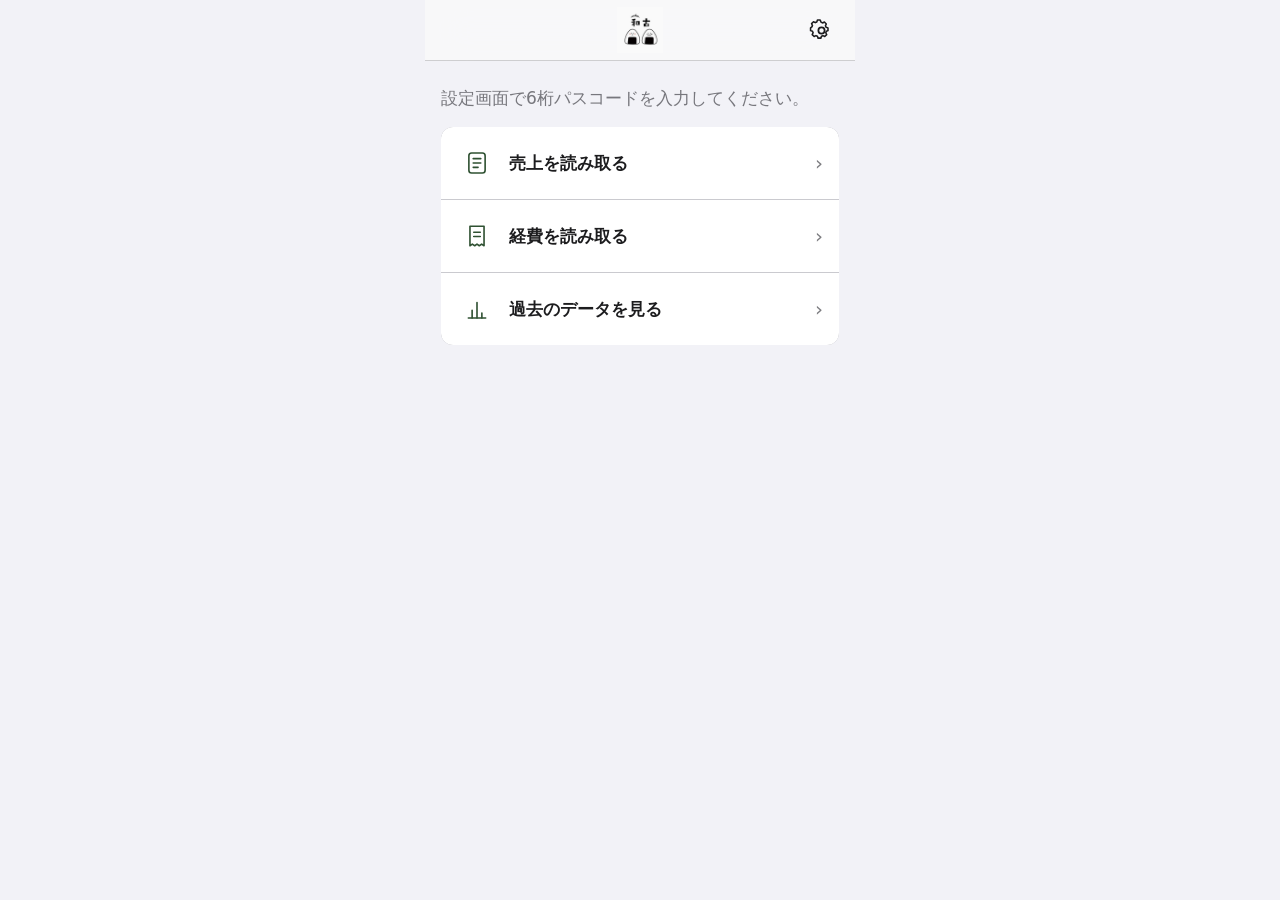
<file: wako/app/index.html>
<!doctype html>
<html lang="ja">
<head>
  <meta charset="utf-8">
  <meta name="viewport" content="width=device-width,initial-scale=1,viewport-fit=cover">
  <meta name="robots" content="noindex">
  <meta name="theme-color" content="#2f5132">
  <title>和古｜売上・経費</title>
  <!-- 最終更新：2026-09-28／v1.6.0（売上は撮るだけ：大きなカメラボタン・伝票の日付を読み取り・伝票ごとの日付） -->
  <style>
    :root{--brand:#2f5132;--accent:#4e7447;--paper:#f7f1df;--deep:#eee2c4;--ink:#28261f;--soft:#6a665a;--green:var(--accent);--green2:var(--brand);--gp:#e2eedb;--red:#b84b40;--rp:#f8dfdb;--gray:#96968e;--grayp:#ecebe7;--gold:#c39124;--goldp:#faedbd;--white:#fff;--line:#d5cdbb;--shadow:0 12px 32px rgba(34,30,20,.13)}
    *{box-sizing:border-box}body{margin:0;color:var(--ink);background:#d9d3c5;font-family:-apple-system,BlinkMacSystemFont,"Hiragino Sans","Hiragino Kaku Gothic ProN","Yu Gothic UI","Noto Sans JP","Noto Sans CJK JP",Meiryo,system-ui,sans-serif}.app{width:min(100%,430px);min-height:100vh;margin:auto;background:var(--paper);box-shadow:var(--shadow)}button,input,select{font:inherit}.header{position:sticky;top:0;z-index:20;padding:12px 16px;background:rgba(247,241,223,.96);border-bottom:1px solid var(--line);backdrop-filter:blur(8px)}.headrow{display:grid;grid-template-columns:42px 1fr 42px;align-items:center}.brand{text-align:center;font-family:serif;font-size:24px;font-weight:900}.brand small{display:block;font-family:inherit;font-size:10px;letter-spacing:.18em}.icon{width:40px;height:40px;border:0;border-radius:12px;background:transparent;font-size:23px;cursor:pointer}.screen{display:none;padding:22px 16px 42px}.screen.active{display:block}h1,h2,h3,p{margin-top:0}.eyebrow{margin-bottom:7px;color:var(--green2);font-size:12px;font-weight:900;letter-spacing:.08em}.lead{color:var(--soft);line-height:1.65}.stack{display:grid;gap:12px}.action{display:grid;grid-template-columns:54px 1fr 24px;align-items:center;gap:10px;min-height:92px;border:2px solid var(--ink);border-radius:18px;padding:14px;color:var(--ink);text-align:left;background:var(--white);box-shadow:0 5px 0 var(--ink);cursor:pointer}.action.expense{background:#fff5e9}.action.history{background:var(--gp)}.emoji{font-size:34px}.action strong{display:block;font-size:20px}.action small{display:block;margin-top:4px;color:var(--soft);font-weight:700}.panel{margin:14px 0;border:2px solid var(--ink);border-radius:17px;padding:15px;background:var(--white)}.btn{width:100%;min-height:52px;border:2px solid var(--ink);border-radius:14px;padding:10px 14px;color:var(--ink);background:var(--white);font-weight:900;cursor:pointer}.btn.primary{color:#fff;background:var(--green2)}.btn.danger{color:#842b24;background:var(--rp)}.btn.ghost{border-style:dashed;border-color:var(--green);color:var(--green2);background:var(--gp)}.btn.small{width:auto;min-height:38px;padding:6px 10px}.source{grid-template-columns:48px 1fr 20px;min-height:72px}.notice{border-radius:12px;padding:12px;background:var(--deep);color:var(--soft);font-size:13px;line-height:1.55}.loading{text-align:center;padding-top:90px}.spinner{width:45px;height:45px;margin:25px auto;border:5px solid var(--deep);border-top-color:var(--green);border-radius:50%;animation:spin .8s linear infinite}@keyframes spin{to{transform:rotate(360deg)}}.slip{margin:14px 0;border:2px solid var(--ink);border-radius:16px;overflow:hidden;background:#fff}.sliphead{display:flex;justify-content:space-between;gap:8px;padding:12px;background:var(--deep);font-weight:900}.row{display:grid;grid-template-columns:1fr 44px 74px 18px;align-items:center;gap:7px;width:100%;min-height:66px;border:0;border-top:1px solid var(--line);border-left:7px solid var(--green);padding:8px 9px;color:var(--ink);text-align:left;background:var(--gp);cursor:pointer}.row.ng{border-left-color:var(--red);background:var(--rp)}.row.unknown{border-left-color:var(--gray);background:var(--grayp)}.row strong,.row small{display:block}.row small{color:var(--soft)}.settag{display:inline-block;margin:0 5px 3px 0;border:1px solid #896312;border-radius:999px;padding:2px 6px;color:#684700;background:var(--goldp);font-size:10px}.status-guide{display:grid;gap:6px;margin:12px 0;padding:11px;border-radius:12px;background:#fff;font-size:12px}.dot{display:inline-block;width:12px;height:12px;margin-right:6px;border-radius:3px}.dot.g{background:var(--green)}.dot.r{background:var(--red)}.dot.x{background:var(--gray)}.form{display:grid;gap:7px}.form label{font-size:12px;font-weight:900}.form input,.form select,.field{width:100%;min-height:48px;border:2px solid var(--ink);border-radius:12px;padding:9px;background:#fff;font-size:16px}#errorMessage{white-space:pre-line}input[type=date].field{-webkit-appearance:none;appearance:none;display:block;background:#fff}input[type=date].field::-webkit-date-and-time-value{text-align:left;line-height:1.4;margin:0}.datebar{display:grid;grid-template-columns:1fr 1fr;gap:10px}.sticky{position:sticky;bottom:0;margin:18px -16px -42px;padding:12px 16px calc(12px + env(safe-area-inset-bottom));background:rgba(247,241,223,.96);border-top:1px solid var(--line)}.sales-batch-total{display:flex;align-items:center;justify-content:space-between;gap:12px;margin-bottom:10px;border:2px solid var(--brand);border-radius:13px;padding:10px 12px;background:#fff}.sales-batch-total span{font-weight:900}.sales-batch-total small{display:block;margin-top:2px;color:var(--soft);font-size:12px}.sales-batch-total strong{flex:none;color:var(--brand);font-size:24px;font-variant-numeric:tabular-nums}.backdrop{position:fixed;inset:0;z-index:60;display:none;align-items:end;justify-content:center;padding:12px;background:rgba(0,0,0,.45)}.backdrop.open{display:flex}.sheet{width:min(100%,430px);max-height:92vh;overflow:auto;border-radius:22px 22px 14px 14px;padding:20px;background:var(--paper);box-shadow:var(--shadow)}.keypad{display:grid;grid-template-columns:repeat(3,1fr);gap:8px;margin:12px 0}.key{min-height:48px;border:1px solid var(--line);border-radius:10px;background:#fff;font-size:20px;font-weight:900}.qtyout{display:block;margin:10px 0;border-radius:12px;padding:10px;text-align:center;background:var(--deep);font-size:28px;font-weight:900}.month{display:grid;grid-template-columns:46px 1fr 46px;align-items:center;gap:8px}.month strong{text-align:center}.summary{display:grid;grid-template-columns:repeat(3,1fr);gap:7px}.summary div{border:1px solid var(--line);border-radius:12px;padding:10px 4px;text-align:center;background:#fff}.summary span{display:block;color:var(--soft);font-size:10px}.summary strong{display:block;margin-top:3px;font-size:14px}.tabs{display:grid;grid-template-columns:1fr 1fr;gap:8px}.tab.active{color:#fff;background:var(--green2)}.daylist{display:grid}.dayrow{display:grid;grid-template-columns:1fr auto auto;align-items:center;gap:10px;width:100%;min-height:48px;border:0;border-bottom:1px solid var(--line);padding:9px 6px;color:var(--ink);background:transparent;text-align:left;font-size:16px;cursor:pointer}.dayrow .cnt{color:var(--soft);font-size:13px;font-weight:700}.dayrow .amt{min-width:88px;text-align:right;font-weight:900}.dayrow.active{background:var(--gp);font-weight:900}.daymore{margin-top:10px}.dayhead{display:flex;justify-content:space-between;margin-top:15px;border-radius:10px;padding:10px;color:#fff;background:var(--green2);font-size:12px;font-weight:900}.histrow{display:grid;grid-template-columns:1fr auto;gap:8px;padding:10px 4px;border-bottom:1px solid var(--line)}.histrow small{display:block;color:var(--soft)}.errorbox{border:2px solid var(--red);border-radius:16px;padding:16px;background:var(--rp)}details{margin-top:18px;border-top:1px solid var(--line);padding-top:12px}pre{overflow:auto;white-space:pre-wrap;word-break:break-all;border-radius:12px;padding:12px;background:#222;color:#e8f0e6;font-size:11px}.hidden{display:none!important}@media(min-width:431px){body{padding:18px 0}.app{border-radius:25px;overflow:hidden;min-height:calc(100vh - 36px)}}
    .edit-grid{display:grid;grid-template-columns:1fr 1fr;gap:10px;margin-top:10px}.edit-amount{display:flex;justify-content:space-between;align-items:center;margin:10px 0;border-radius:12px;padding:11px 13px;background:var(--deep);font-weight:900}.addrow{border-width:1px 0 0;border-radius:0;background:#fff}.delete-row{margin-top:4px}.home-key{margin:0 0 14px}.header-logo{display:block;width:auto;height:48px;max-width:180px;margin:auto;object-fit:contain;mix-blend-mode:multiply}.lock-screen.active{display:flex;flex-direction:column;align-items:center;height:100dvh;min-height:0;overflow:hidden;padding:clamp(6px,2.2dvh,18px) 16px calc(6px + env(safe-area-inset-bottom))}.lock-brand{flex:0 1 96px;height:clamp(48px,13dvh,96px);min-height:42px;margin:clamp(-12px,-1.5dvh,-4px) auto 2px}.lock-logo{display:block;width:auto;height:100%;max-width:70vw;margin:auto;object-fit:contain;mix-blend-mode:multiply}.lock-mark{display:grid;flex:0 1 46px;place-items:center;width:clamp(34px,6.5dvh,46px);height:clamp(34px,6.5dvh,46px);min-height:34px;margin:0 auto clamp(2px,1dvh,10px);border:2px solid var(--ink);border-radius:50%;background:var(--deep);font-size:clamp(17px,3dvh,21px)}.lock-screen h1{margin-bottom:clamp(1px,.7dvh,8px);font-size:clamp(19px,3.4dvh,24px)}.lock-screen .lead{margin-bottom:clamp(2px,1dvh,16px);font-size:clamp(12px,2.2dvh,16px)}.lock-dots{min-height:clamp(25px,4.5dvh,38px);margin:clamp(2px,1dvh,10px) 0;font-size:clamp(22px,4.2dvh,30px);font-weight:900;letter-spacing:.2em}.lock-error{min-height:clamp(18px,3.5dvh,24px);margin:0 0 clamp(1px,.8dvh,8px);font-size:clamp(12px,2.2dvh,16px);font-weight:900;color:var(--red)}.lock-keypad{--keysize:min(21vw,10.5dvh,84px);display:grid;flex:0 1 auto;grid-template-columns:repeat(3,var(--keysize));justify-content:center;gap:clamp(10px,1.8dvh,16px) clamp(14px,4.5vw,20px);margin:0 auto}.lock-key{width:var(--keysize);height:var(--keysize);border:1px solid var(--line);border-radius:50%;color:var(--ink);background:#fff;font-size:clamp(22px,4dvh,28px);font-weight:900;cursor:pointer}.lock-key:active{background:var(--deep);transform:scale(.96)}.lock-key.tool{border-color:transparent;background:transparent;color:var(--soft);font-size:clamp(14px,2.4dvh,17px)}.histrow.editable{width:100%;border:0;border-bottom:1px solid var(--line);color:inherit;text-align:left;background:transparent;cursor:pointer}.histrow.editable:after{content:'›';align-self:center;font-size:22px}.number-field{text-align:right;cursor:pointer;background:#fff}.number-field:after{content:'›';float:right;margin-left:8px;color:var(--soft)}#numberSheet{z-index:80}#numberSheet .sheet{max-height:min(92vh,620px)}@media(max-height:620px){#numberSheet{padding:6px}#numberSheet .sheet{padding:12px}.keypad{gap:5px;margin:7px 0}.key{min-height:42px}.qtyout{margin:6px 0;padding:6px}}
    html{scrollbar-gutter:stable both-edges}.pc-only{display:none}@media(min-width:900px){.app{width:min(calc(100% - 36px),1100px);max-width:1100px}.screen:not(#history){max-width:430px;margin-right:auto;margin-left:auto}#history{padding-right:24px;padding-left:24px}#history .panel:last-of-type{padding:0;overflow:hidden}#historyRows{display:block}.dayhead{display:none}.history-table-head,.histrow{display:grid;align-items:center;gap:0}.history-table-head{border-bottom:2px solid var(--ink);padding:12px 14px;color:#fff;background:var(--green2);font-size:12px;font-weight:900}.history-table-head.sales,.histrow.sales{grid-template-columns:105px 110px minmax(150px,1fr) 85px 120px 60px 80px 90px}.history-table-head.expense,.histrow.expense{grid-template-columns:120px minmax(180px,1fr) minmax(180px,1fr) 120px}.histrow{min-height:52px;padding:0;background:#fff}.histrow.editable{border-bottom:1px solid var(--line)}.histrow.editable:hover{background:var(--gp)}.histrow.editable:after{display:none}.histrow .mobile-only{display:none}.histrow .pc-only{display:block;min-width:0;padding:11px 10px;overflow:hidden;text-overflow:ellipsis;white-space:nowrap}.histrow .pc-number{text-align:right;font-variant-numeric:tabular-nums}.backdrop .sheet{width:min(100%,620px)}}
    .datebar,.field,.form input,.form select{min-width:0}input[type=date].field{max-width:100%}#salesConfirm .datebar{grid-template-columns:1fr}.expense-receipt{display:grid;gap:12px;scroll-margin-top:86px}.expense-receipt.needs-review{border-color:var(--red);box-shadow:0 0 0 3px var(--rp)}.expense-receipt.review-focus{animation:reviewFocus 1.2s ease-out}.expense-meta{display:grid;grid-template-columns:minmax(0,1fr) minmax(0,1fr);gap:10px}.expense-line{display:grid;gap:7px;border-top:1px solid var(--line);padding-top:12px}.expense-line-head{display:flex;align-items:center;justify-content:space-between;gap:8px}.receipt-total{display:flex;align-items:center;justify-content:space-between;gap:10px;border-radius:12px;padding:10px 12px;background:var(--deep);font-weight:900}.receipt-diff,.asset-warning{margin:0;color:var(--red);font-size:13px;font-weight:900}.asset-warning{display:flex;align-items:center;justify-content:space-between;gap:8px}.remove-split{color:#842b24}.split-summary{text-align:right;color:var(--soft);font-size:13px;font-weight:900}.csv-actions{display:grid;grid-template-columns:repeat(auto-fit,minmax(160px,1fr));gap:8px}.home-main{min-height:106px;border-color:var(--brand);color:#fff;background:var(--brand);box-shadow:0 5px 0 var(--ink)}.home-secondary{min-height:82px;box-shadow:0 3px 0 var(--ink)}.home-utility{grid-template-columns:42px 1fr 20px;min-height:64px;border-width:1px;box-shadow:none}.home-utility .emoji{font-size:25px}.home-utility strong{font-size:17px}.expense-summary{display:grid;grid-template-columns:1fr 1fr;gap:8px;margin:12px 0}.expense-summary>*{min-height:58px;border:1px solid var(--line);border-radius:12px;padding:8px;text-align:left;background:#fff}.expense-summary span{display:block;color:var(--soft);font-size:13px}.expense-summary strong{display:block;margin-top:2px;font-size:18px}.expense-summary .review-jump{grid-column:1/-1;min-height:52px;border:2px solid var(--red);color:#7e2922;background:var(--rp);font-weight:900}.expense-summary .review-jump.all-clear{border-color:var(--line);color:var(--brand);background:var(--gp);cursor:default}.save-warning{margin:0 0 8px;color:#7e2922;font-weight:900}.loading-mark{display:block;width:64px;height:64px;margin:24px auto;color:var(--brand);animation:onigiriBounce 1.2s ease-in-out infinite}.loading-stage{min-height:28px;color:var(--ink);font-size:17px;font-weight:900}.btn:active,.action:active{transform:translateY(1px)}@keyframes onigiriBounce{0%,100%{transform:translateY(0)}50%{transform:translateY(-6px)}}@keyframes reviewFocus{0%{box-shadow:0 0 0 7px rgba(184,75,64,.3)}100%{box-shadow:0 0 0 3px var(--rp)}}@media(prefers-reduced-motion:reduce){.loading-mark,.expense-receipt.review-focus{animation:none}.spinner{animation:none}}@media(max-width:375px){.datebar,.expense-meta{grid-template-columns:1fr}}
    .action.home-main{color:#fff;background:var(--brand)}.headrow{grid-template-columns:48px 1fr 48px}.icon{width:48px;height:48px}.btn.small{min-height:48px}
    #home .action{min-height:64px;border-width:1px;border-color:var(--line);color:var(--ink);background:#fff;box-shadow:none}#home .action .emoji{font-size:25px}#home .action strong{font-size:17px}.headrow{grid-template-columns:76px 1fr 76px}#backBtn{width:76px;min-height:48px;gap:4px;justify-content:flex-start;font-size:16px;font-weight:900}#backBtn .back-arrow{font-size:25px;line-height:1}#settingsBtn{justify-self:end}.loading-message{margin:24px 0;font-size:17px;font-weight:900}
    .failed-banner{width:100%;margin:0 0 14px;border:2px solid var(--red);color:#7e2922;background:var(--rp);font-weight:900}.failed-panel{margin:0 0 14px;border:2px solid var(--red);background:#fff}.failed-entry{display:grid;gap:8px;padding:12px 0;border-top:1px solid var(--line)}.failed-entry:first-child{border-top:0}.failed-entry p{margin:0;white-space:pre-wrap;overflow-wrap:anywhere}.failed-actions{display:grid;grid-template-columns:1fr 1fr;gap:8px}.category-warning{margin:0;color:#7e2922;font-size:14px;font-weight:900}.duplicate-note{margin:0 0 14px;line-height:1.7}.business-tag{display:inline-block;margin:4px 6px 0 0;border-radius:999px;padding:2px 8px;color:var(--brand);background:var(--gp);font-size:13px;font-style:normal;font-weight:700}.business-summary{grid-template-columns:1fr 1fr}.business-summary .settlement{grid-column:1/-1}.private-hint{margin:12px 0 0;border:1px solid var(--line);border-radius:12px;padding:12px;color:var(--soft);background:#fff;font-size:15px;line-height:1.55}
    .headrow{grid-template-columns:76px minmax(0,1fr) 76px}.btn.small{min-height:48px}.header-logo{min-width:0;max-width:100%}.lock-help{margin:8px 0 0;color:var(--soft);font-size:16px;text-align:center}.loading #cancelRead{max-width:240px;margin:24px auto 0}#settingsMessage{font-size:16px}.delete-message{white-space:pre-line}
    .lock-screen.active{background-image:linear-gradient(168deg,#fbf7ec 0%,#f2ead7 45%,#e5dbc1 100%);background-position:center;background-size:cover;background-repeat:no-repeat}.lock-screen.active.has-bg{background-image:linear-gradient(180deg,rgba(18,16,12,.3) 0%,rgba(18,16,12,.46) 55%,rgba(18,16,12,.6) 100%),var(--lockbg,none);background-position:center,center;background-size:cover,cover;background-repeat:no-repeat,no-repeat}
    .lock-key{border:1px solid rgba(255,255,255,.7);background:rgba(255,255,255,.5);-webkit-backdrop-filter:blur(16px) saturate(1.4);backdrop-filter:blur(16px) saturate(1.4);box-shadow:0 1px 3px rgba(28,24,16,.1)}.lock-key:active{background:rgba(255,255,255,.8);transform:scale(.96)}.lock-key.tool{border-color:rgba(255,255,255,.4);background:rgba(255,255,255,.28);color:var(--soft)}
    .lock-screen.has-bg h1,.lock-screen.has-bg .lock-dots,.lock-screen.has-bg .lock-help{color:#fff;text-shadow:0 1px 3px rgba(0,0,0,.55)}.lock-screen.has-bg .lock-error{color:#ffd9d3;text-shadow:0 1px 3px rgba(0,0,0,.6)}.lock-screen.has-bg .lock-brand{border-radius:16px;padding:4px 12px;background:rgba(255,255,255,.86);-webkit-backdrop-filter:blur(10px);backdrop-filter:blur(10px)}.lock-screen.has-bg .lock-mark{border:1px solid rgba(255,255,255,.66);background:rgba(255,255,255,.2);-webkit-backdrop-filter:blur(10px);backdrop-filter:blur(10px)}.lock-screen.has-bg .lock-key{color:#fff;border-color:rgba(255,255,255,.5);background:rgba(255,255,255,.18);text-shadow:0 1px 2px rgba(0,0,0,.5)}.lock-screen.has-bg .lock-key:active{background:rgba(255,255,255,.34)}.lock-screen.has-bg .lock-key.tool{color:#fff;border-color:rgba(255,255,255,.26);background:rgba(255,255,255,.1)}
    @supports not ((backdrop-filter:blur(2px)) or (-webkit-backdrop-filter:blur(2px))){.lock-key{background:rgba(255,255,255,.94)}.lock-key.tool{background:rgba(255,255,255,.8)}.lock-screen.has-bg .lock-key{background:rgba(255,255,255,.36);border-color:rgba(255,255,255,.8)}.lock-screen.has-bg .lock-key.tool{background:rgba(255,255,255,.22)}.lock-screen.has-bg .lock-brand{background:rgba(255,255,255,.96)}.lock-screen.has-bg .lock-mark{background:rgba(255,255,255,.3)}}
    #home{padding:24px 16px 40px}#home .stack{gap:16px}#home .home-key{margin:0 0 16px}#home .action{grid-template-columns:40px 1fr 20px;gap:16px;min-height:72px;border-width:1px;border-color:var(--line);border-radius:16px;padding:16px;color:var(--ink);background:#fff;box-shadow:0 1px 2px rgba(40,38,31,.06)}#home .action strong{font-size:17px}#home .ico{display:block;width:28px;height:28px;margin:0 auto;color:var(--green2)}#home .action .chev{color:var(--soft);font-size:20px;text-align:right}
    #expenseConfirm{padding:24px 16px 40px}#expenseConfirm .sticky{margin:24px -16px -40px}#expenseConfirm .panel{margin:16px 0;border:1px solid var(--line);border-radius:16px;padding:16px;box-shadow:0 1px 2px rgba(40,38,31,.05)}#expenseConfirm .expense-receipt{gap:16px}#expenseConfirm .expense-receipt.needs-review{border:2px solid var(--red);box-shadow:0 0 0 3px var(--rp)}#expenseConfirm .form{gap:8px}#expenseConfirm .expense-line{gap:8px;padding-top:16px}#expenseConfirm .receipt-total{border-radius:12px;padding:12px;background:var(--gp)}#expenseConfirm .receipt-diff,#expenseConfirm .asset-warning{font-size:15px}#expenseConfirm .expense-summary{margin:16px 0}#expenseConfirm .expense-summary>*{border-radius:12px;padding:8px 12px}#expenseConfirm .expense-summary .review-jump{border-width:1px}#expenseConfirm .btn{border-width:1px}#expenseConfirm .btn.primary{border-color:var(--green2)}#expenseConfirm .field,#expenseConfirm .form input,#expenseConfirm .form select{border-width:1px;border-color:var(--line)}
    .btn.danger{border-color:var(--red)}.delete-row{margin-top:24px}#lockBgMessage{font-size:16px}
    .expense-group{overflow:hidden;border:1px solid var(--line);border-radius:14px;background:#fff}.expense-group+.expense-group{margin-top:10px}.expense-group.attention{border-color:var(--red)}.expense-group-toggle{display:grid;grid-template-columns:minmax(0,1fr) auto 24px;align-items:center;gap:8px;width:100%;min-height:56px;border:0;padding:11px 12px;color:var(--ink);text-align:left;background:var(--gp);font-weight:900;cursor:pointer}.expense-group.attention .expense-group-toggle{background:var(--rp)}.expense-group-toggle small{display:block;margin-top:2px;color:var(--soft);font-size:12px}.expense-group-toggle .group-total{white-space:nowrap;font-variant-numeric:tabular-nums}.expense-group-toggle .group-chevron{font-size:20px;text-align:center;transition:transform .15s}.expense-group-toggle[aria-expanded="true"] .group-chevron{transform:rotate(90deg)}.expense-group-body{display:grid;gap:10px;padding:0 12px 12px}.expense-group-body .expense-line:first-child{border-top:0}.expense-product{overflow-wrap:anywhere}.expense-product small{display:block;margin-top:3px;color:var(--soft);font-weight:700}.expense-line[data-manual="true"]{background:#fffaf0}
    .lock-screen.active{touch-action:none;overscroll-behavior:none;-webkit-user-select:none;user-select:none}
    /* v1.3.0 Apple-style visual system: presentation only */
    :root{--paper:#f2f2f7;--deep:#e5e5ea;--ink:#1c1c1e;--soft:rgba(60,60,67,.68);--line:rgba(60,60,67,.22);--white:#fff;--red:#ff3b30;--rp:#fff0ef;--gray:#8e8e93;--grayp:#f2f2f7;--gold:#8a6508;--goldp:#fff5cc;--shadow:0 14px 38px rgba(0,0,0,.16);--control:#e9e9ee;--bar:rgba(249,249,249,.82)}
    html{background:var(--paper);scrollbar-gutter:auto}body{padding:0!important;color:var(--ink);background:var(--paper);font-family:-apple-system,BlinkMacSystemFont,"Hiragino Sans","Hiragino Kaku Gothic ProN","Yu Gothic UI","Noto Sans JP","Noto Sans CJK JP",Meiryo,system-ui,sans-serif;font-size:17px;line-height:1.45;-webkit-font-smoothing:antialiased}.app{width:min(100%,430px)!important;max-width:430px!important;min-height:100dvh;margin:0 auto;border-radius:0!important;overflow:visible!important;background:var(--paper);box-shadow:none!important}button,input,select{font-family:inherit}button{touch-action:manipulation}.screen{padding:20px 16px 40px}.screen:not(#history){max-width:none!important;margin:0!important}h1,h2,h3{color:var(--ink);letter-spacing:-.02em}h1{font-size:34px;line-height:1.12;font-weight:700}h2{margin-bottom:18px;font-size:22px;line-height:1.2;font-weight:700}h3{font-size:17px;line-height:1.3;font-weight:600}.lead{color:var(--soft);font-size:17px;line-height:1.55}.eyebrow{margin-bottom:6px;color:var(--soft);font-size:15px;font-weight:600;letter-spacing:0}.stack{gap:10px}
    .header{min-height:60px;padding:6px 10px;background:var(--bar);border-bottom:.5px solid var(--line);-webkit-backdrop-filter:saturate(180%) blur(20px);backdrop-filter:saturate(180%) blur(20px)}.headrow{grid-template-columns:82px minmax(0,1fr) 82px}.header-logo{height:46px;max-width:100%;mix-blend-mode:multiply}.icon{display:flex;align-items:center;justify-content:center;width:48px;height:48px;border:0;border-radius:12px;color:var(--brand);background:transparent;font-size:17px;font-weight:600}#backBtn{width:82px;min-height:48px;color:var(--brand);font-size:17px;font-weight:500}#backBtn .back-arrow{font-size:30px;font-weight:300}#settingsBtn{justify-self:end;color:transparent;font-size:0;background-image:url("data:image/svg+xml,%3Csvg xmlns='http://www.w3.org/2000/svg' viewBox='0 0 24 24' fill='none' stroke='%231c1c1e' stroke-width='1.7' stroke-linecap='round' stroke-linejoin='round'%3E%3Ccircle cx='12' cy='12' r='3'/%3E%3Cpath d='M19 13.5v-3l-2.1-.7a7 7 0 0 0-.7-1.6l1-2-2.1-2.1-2 1a7 7 0 0 0-1.6-.7L10.5 2h-3l-.7 2.1a7 7 0 0 0-1.6.7l-2-1-2.1 2.1 1 2a7 7 0 0 0-.7 1.6L0 10.5v3l2.1.7a7 7 0 0 0 .7 1.6l-1 2 2.1 2.1 2-1a7 7 0 0 0 1.6.7l.7 2.1h3l.7-2.1a7 7 0 0 0 1.6-.7l2 1 2.1-2.1-1-2a7 7 0 0 0 .7-1.6z' transform='translate(1.5 .25) scale(.88)'/%3E%3C/svg%3E");background-position:center;background-repeat:no-repeat;background-size:25px}
    .panel{margin:16px 0;border:0;border-radius:12px;padding:16px;background:#fff;box-shadow:none}.action{min-height:64px;border:0;border-radius:12px;padding:13px 16px;color:var(--ink);background:#fff;box-shadow:none;font-size:17px}.action strong{font-size:17px;font-weight:600}.action small{color:var(--soft);font-size:15px;font-weight:400}.action:active,.btn:active{transform:none;filter:brightness(.96)}#home{padding:24px 16px 40px}#home .stack,#source .stack{gap:1px;overflow:hidden;border-radius:12px;background:var(--line)}#home .action,#source .action{border:0;border-radius:0!important;background:#fff;box-shadow:none}#home .action:first-child,#source .action:first-child{border-radius:12px 12px 0 0!important}#home .action:last-child,#source .action:last-child{border-radius:0 0 12px 12px!important}#home .action{grid-template-columns:40px minmax(0,1fr) 20px;gap:12px;min-height:72px;padding:13px 16px}#home .ico{width:26px;height:26px;color:var(--brand)}#home .chev,.action>span:last-child{color:#c7c7cc;font-size:25px;font-weight:300}.source{grid-template-columns:36px minmax(0,1fr) 20px;gap:12px;min-height:64px}.source .emoji{display:block;width:26px;height:26px;color:transparent;font-size:0;background-position:center;background-repeat:no-repeat;background-size:24px}.source[data-source="camera"] .emoji{background-image:url("data:image/svg+xml,%3Csvg xmlns='http://www.w3.org/2000/svg' viewBox='0 0 24 24' fill='none' stroke='%231c1c1e' stroke-width='1.6' stroke-linecap='round' stroke-linejoin='round'%3E%3Cpath d='M4 7.5h3l1.4-2h7.2l1.4 2h3a1.5 1.5 0 0 1 1.5 1.5v9A1.5 1.5 0 0 1 20 19.5H4A1.5 1.5 0 0 1 2.5 18V9A1.5 1.5 0 0 1 4 7.5Z'/%3E%3Ccircle cx='12' cy='13' r='3.5'/%3E%3C/svg%3E")}.source[data-source="album"] .emoji{background-image:url("data:image/svg+xml,%3Csvg xmlns='http://www.w3.org/2000/svg' viewBox='0 0 24 24' fill='none' stroke='%231c1c1e' stroke-width='1.6' stroke-linecap='round' stroke-linejoin='round'%3E%3Crect x='3' y='3.5' width='18' height='17' rx='2.5'/%3E%3Ccircle cx='8.5' cy='9' r='1.5'/%3E%3Cpath d='m5.5 18 4.2-4.5 3 3 2.1-2.2 3.7 3.7'/%3E%3C/svg%3E")}.source[data-manual] .emoji{background-image:url("data:image/svg+xml,%3Csvg xmlns='http://www.w3.org/2000/svg' viewBox='0 0 24 24' fill='none' stroke='%231c1c1e' stroke-width='1.6' stroke-linecap='round' stroke-linejoin='round'%3E%3Cpath d='m4 20 4.2-1 10.9-11a2.1 2.1 0 0 0-3-3L5.2 16Z'/%3E%3Cpath d='m14.8 6.4 2.8 2.8M4 20l1.2-4'/%3E%3C/svg%3E")}
    .btn{min-height:50px;border:0;border-radius:12px;padding:11px 16px;color:var(--ink);background:var(--control);font-size:17px;font-weight:600;box-shadow:none}.btn.primary{color:#fff;background:var(--brand)}.btn.ghost{border:0;color:var(--brand);background:#fff}.btn.danger{border:0;color:#d70015;background:var(--rp)}.btn.small{min-height:48px;border-radius:10px;padding:8px 12px;font-size:16px}.btn:focus-visible,.action:focus-visible,.row:focus-visible,.dayrow:focus-visible,.expense-group-toggle:focus-visible,.icon:focus-visible{outline:3px solid color-mix(in srgb,var(--brand) 45%,white);outline-offset:2px}
    .notice{border-radius:10px;padding:12px;color:var(--soft);background:#fff;font-size:15px;line-height:1.5}.errorbox{border:1.5px solid var(--red);border-radius:12px;padding:16px;background:var(--rp)}.errorbox .eyebrow,.receipt-diff,.asset-warning,.save-warning,.category-warning{color:#c9342c}.status-guide{border-radius:12px;padding:12px;background:#fff;font-size:13px}.dot{border-radius:50%}.loading{padding-top:90px}.spinner{width:42px;height:42px;border-width:4px;border-color:#d1d1d6;border-top-color:var(--brand)}.loading-message{font-size:17px;font-weight:600}.loading-cheer{margin:12px 0 0;color:var(--soft);font-size:15px;line-height:1.6}.monthjump{position:relative}.monthjump-btn{display:flex;align-items:center;justify-content:center;gap:6px;width:100%;min-height:48px;border:0;padding:0;background:transparent;color:inherit;cursor:pointer}.monthjump-btn .chev{color:var(--soft);font-size:15px;line-height:1}.monthjump input[type=month]{position:absolute;inset:0;width:100%;height:100%;min-height:48px;margin:0;border:0;padding:0;background:transparent;opacity:0;-webkit-appearance:none;appearance:none;font-size:16px}.monthjump input[type=month].hidden{display:none!important}
    .form{gap:12px}.form label{color:var(--soft);font-size:15px;font-weight:600}.form input,.form select,.field{min-height:50px;border:1px solid var(--line);border-radius:10px;padding:10px 12px;color:var(--ink);background:#fff;font-size:17px}.form input:focus,.form select:focus,.field:focus{border-color:var(--brand);outline:2px solid color-mix(in srgb,var(--brand) 20%,transparent)}.number-field{text-align:right;background:#fff}.edit-grid{gap:12px}.edit-amount,.receipt-total,.qtyout{border-radius:10px;background:var(--control)}
    .sticky{margin:20px -16px -40px;padding:10px 16px calc(10px + env(safe-area-inset-bottom));background:var(--bar);border-top:.5px solid var(--line);-webkit-backdrop-filter:saturate(180%) blur(20px);backdrop-filter:saturate(180%) blur(20px)}.backdrop{padding:0;background:rgba(0,0,0,.34)}.sheet{position:relative;width:min(100%,430px)!important;max-height:92dvh;border-radius:20px 20px 0 0;padding:34px 16px calc(18px + env(safe-area-inset-bottom));background:rgba(249,249,249,.96);box-shadow:0 -8px 30px rgba(0,0,0,.16);-webkit-backdrop-filter:saturate(160%) blur(24px);backdrop-filter:saturate(160%) blur(24px)}.sheet::before{content:"";position:absolute;top:8px;left:50%;width:36px;height:5px;border-radius:999px;background:#c7c7cc;transform:translateX(-50%)}.sheet h3{font-size:22px}.key{min-height:50px;border:0;border-radius:10px;background:#fff;font-size:22px;font-weight:600}
    .slip{margin:16px 0;border:0;border-radius:12px;background:#fff}.sliphead{padding:12px 14px;background:#fff;font-size:15px;font-weight:600}.row{min-height:66px;border:0;border-top:.5px solid var(--line);border-left:5px solid var(--brand);padding:9px 12px;color:var(--ink);background:#fff}.row.ng{border-left-color:var(--red);background:var(--rp)}.row.unknown{border-left-color:var(--gray);background:var(--grayp)}.row strong{font-size:16px}.row small{color:var(--soft);font-size:13px}.settag{border:0;color:#6a4c00;background:var(--goldp);font-size:13px}.addrow{border:0;border-top:.5px solid var(--line);color:var(--brand);background:#fff}
    .expense-summary{gap:8px}.expense-summary>*{border:0;border-radius:12px;background:#fff}.expense-summary span{font-size:15px}.expense-summary strong{font-size:18px}.expense-summary .review-jump{border:2px solid var(--red);color:#b3261e;background:var(--rp)}.expense-summary .review-jump.all-clear{border:0;color:var(--brand);background:#fff}.expense-receipt{border:0!important;border-radius:12px!important;background:#fff}.expense-receipt.needs-review{border:2px solid var(--red)!important;box-shadow:0 0 0 3px rgba(255,59,48,.14)!important}.expense-group{border:0;border-radius:12px;background:#fff;box-shadow:0 0 0 .5px var(--line)}.expense-group.attention{border:2px solid var(--red)}.expense-group-toggle{min-height:56px;background:#fff}.expense-group.attention .expense-group-toggle{color:#a92720;background:var(--rp)}
    .month{grid-template-columns:48px minmax(0,1fr) 48px}.month .btn{color:var(--brand);background:transparent;font-size:16px}.month strong{font-size:17px}.summary{gap:1px;overflow:hidden;border-radius:12px;padding:0;background:var(--line)}.summary div{border:0;border-radius:0;padding:12px 4px}.summary span{font-size:13px}.summary strong{font-size:16px}.tabs{gap:2px;border-radius:9px;padding:2px;background:#dedee3}.tabs .btn{min-height:48px;border-radius:7px;padding:6px;background:transparent;font-size:16px}.tabs .tab.active{color:var(--ink);background:#fff;box-shadow:0 1px 3px rgba(0,0,0,.16)}.daylist{overflow:hidden;border-radius:10px}.dayrow{min-height:52px;border-bottom:.5px solid var(--line);padding:10px 6px;font-size:16px}.dayrow.active{color:var(--brand);background:color-mix(in srgb,var(--brand) 9%,white)}.dayrow .cnt{font-size:13px}.dayhead{margin-top:14px;border-radius:10px 10px 0 0;padding:10px 12px;color:var(--soft);background:var(--control);font-size:13px}.histrow{min-height:56px;padding:11px 8px;border-bottom:.5px solid var(--line);background:#fff}.histrow strong{font-size:16px}.histrow small{font-size:13px}.histrow.editable:after{color:#c7c7cc;font-weight:300}.csv-actions{gap:10px}.pc-only,.history-table-head{display:none!important}.mobile-only{display:block!important}
    details{overflow:hidden;margin-top:18px;border:0;border-radius:12px;padding:0;background:#fff}details>summary{min-height:50px;padding:13px 16px;font-size:17px;font-weight:600}details>.stack{padding:0 12px 12px}pre{border-radius:10px;font-size:13px}#done{padding-top:36px}#done h2{font-size:34px}#error{padding-top:28px}
    .csv-panel .lead{font-size:15px}.csv-range{display:grid;grid-template-columns:minmax(0,1fr) minmax(0,1fr);gap:10px;margin:12px 0}.csv-range label{display:grid;gap:6px;color:var(--soft);font-size:15px;font-weight:600}.csv-range .field{min-width:0;min-height:48px;font-size:16px}#csvStatus{margin:0 0 10px}
    .lock-key{font-family:-apple-system,BlinkMacSystemFont,"Hiragino Sans","Hiragino Kaku Gothic ProN","Yu Gothic UI","Noto Sans JP","Noto Sans CJK JP",Meiryo,system-ui,sans-serif}
    @supports not ((backdrop-filter:blur(2px)) or (-webkit-backdrop-filter:blur(2px))){.header,.sticky{background:#f9f9f9}.sheet{background:#f9f9f9}}
    @media(min-width:431px){body{padding:0}.app{min-height:100dvh}.backdrop .sheet{width:min(100%,430px)!important}}
    @media(max-width:375px){.screen{padding-right:12px;padding-left:12px}.sticky{margin-right:-12px;margin-left:-12px;padding-right:12px;padding-left:12px}.headrow{grid-template-columns:76px minmax(0,1fr) 76px}.summary strong{font-size:14px}.row{grid-template-columns:minmax(0,1fr) 36px 70px 16px}}
    @media(prefers-reduced-motion:reduce){*,*::before,*::after{scroll-behavior:auto!important;transition-duration:.01ms!important;animation-duration:.01ms!important;animation-iteration-count:1!important}}/* D-3-1：ロック画面だけv1.2.16の配色・寸法へ戻す（フォントは完全版スタックを維持） */.lock-screen{--paper:#f7f1df;--deep:#eee2c4;--ink:#28261f;--soft:#6a665a;--line:#d5cdbb;--red:#b84b40;--gold:#c39124;--goldp:#faedbd;--white:#fff;--shadow:0 12px 32px rgba(34,30,20,.13);color:var(--ink);font-size:16px;line-height:normal;letter-spacing:normal}.lock-screen.active{padding:clamp(6px,2.2dvh,18px) 16px calc(6px + env(safe-area-inset-bottom))}.lock-screen h1{line-height:normal;letter-spacing:normal}.lock-screen .lead{line-height:normal}.lock-help{font-size:16px;line-height:normal}
    /* D-4：iPhone純正のパスコード画面に近い、静かで誤操作の少ない見た目 */
    .lock-screen{--ink:#fff;--soft:rgba(255,255,255,.82);--line:rgba(255,255,255,.4);--red:#ffd1cc;color:#fff}
    .lock-screen.active{padding:clamp(6px,1.4dvh,12px) 16px calc(6px + env(safe-area-inset-bottom));background-color:#101621;background-image:radial-gradient(circle at 24% 8%,#46566f 0,rgba(70,86,111,0) 40%),linear-gradient(160deg,#202936 0%,#111723 56%,#080b12 100%);background-size:cover;background-position:center;justify-content:center}
    .lock-screen.active.has-bg{background-image:linear-gradient(180deg,rgba(4,8,14,.55),rgba(4,8,14,.72)),var(--lockbg,none);background-size:cover;background-position:center}
    .lock-screen .lock-brand{flex:0 0 auto;width:auto;max-width:min(44vw,168px);height:clamp(32px,6.2dvh,48px);min-height:32px;margin:0 auto clamp(1px,.45dvh,4px);padding:2px 10px;border:1px solid rgba(255,255,255,.42);border-radius:12px;background:rgba(255,255,255,.88);box-shadow:0 5px 18px rgba(0,0,0,.16);backdrop-filter:blur(10px);-webkit-backdrop-filter:blur(10px)}
    .lock-screen .lock-logo{width:auto;height:100%;max-width:100%;object-fit:contain;mix-blend-mode:multiply}
    .lock-screen .lock-mark{display:none}
    .lock-screen h1{margin:clamp(1px,.45dvh,4px) 0 0;color:#fff;font-size:clamp(19px,3.4dvh,22px);font-weight:400;line-height:1.2;letter-spacing:0;text-shadow:0 1px 6px rgba(0,0,0,.45)}
    .lock-screen .lock-dots{margin:clamp(2px,.65dvh,6px) 0;color:#fff;font-weight:400;line-height:1;text-shadow:0 1px 5px rgba(0,0,0,.45)}
    .lock-screen .lock-error{min-height:19px;margin:0 0 clamp(1px,.4dvh,4px);color:#ffd1cc;font-size:16px;line-height:1.15;text-shadow:0 1px 5px rgba(0,0,0,.5)}
    .lock-screen .lock-keypad{--keysize:min(21vw,10.5dvh,84px);grid-template-columns:repeat(3,var(--keysize));gap:clamp(10px,1.8dvh,16px) clamp(14px,4.5vw,20px);width:max-content;margin:0 auto}
    .lock-screen .lock-key{display:flex;flex-direction:column;align-items:center;justify-content:center;width:var(--keysize);height:var(--keysize);min-width:48px;min-height:48px;padding:0;border:1px solid rgba(255,255,255,.3);border-radius:50%;background:rgba(255,255,255,.17);color:#fff;box-shadow:inset 0 1px 0 rgba(255,255,255,.12),0 2px 8px rgba(0,0,0,.12);backdrop-filter:blur(12px);-webkit-backdrop-filter:blur(12px);-webkit-tap-highlight-color:transparent}
    .lock-screen .lock-key:active{background:rgba(255,255,255,.32);transform:none}
    .lock-digit{font-size:clamp(22px,4dvh,28px);font-weight:400;line-height:1}
    .lock-screen .lock-key.tool{border:0;background:transparent;color:#fff;font-size:16px;font-weight:400;box-shadow:none;backdrop-filter:none;-webkit-backdrop-filter:none;text-shadow:0 1px 5px rgba(0,0,0,.5)}
    .lock-screen .lock-help{margin:clamp(3px,.8dvh,7px) 0 0;color:rgba(255,255,255,.82);font-size:16px;line-height:1.25;text-align:center;text-shadow:0 1px 5px rgba(0,0,0,.5)}
    @supports not ((backdrop-filter:blur(1px)) or (-webkit-backdrop-filter:blur(1px))){.lock-screen .lock-key:not(.tool){background:#626b79;border-color:#858c97}.lock-screen .lock-brand{background:#f1f1f1}}
    /* D-5：時計を外し、数字の中央揃え・押下発光・初期位置を安定させる */
    .lock-screen.active{position:fixed;inset:0;z-index:30;width:min(100%,430px);height:100dvh;margin:0 auto;overflow:hidden;overscroll-behavior:none;padding:clamp(8px,2dvh,18px) 16px calc(8px + env(safe-area-inset-bottom));justify-content:center}
    .lock-screen .lock-brand{margin:0 auto clamp(5px,1.1dvh,10px)}
    .lock-screen h1{margin:0}
    .lock-screen .lock-key{position:relative;display:grid;place-items:center;touch-action:manipulation;-webkit-user-select:none;user-select:none;transition:background-color 180ms ease-out}
    .lock-digit{position:absolute;inset:0;display:grid;place-items:center}
    .expense-adjustment{margin:12px 0;padding:14px;border:1px solid var(--line);border-radius:14px;background:var(--paper);font-size:16px;line-height:1.5}.expense-adjustment strong{display:block;margin-bottom:8px}.expense-adjustment-actions{display:grid;gap:8px}.expense-adjustment .btn{min-height:48px}.expense-adjustment-note{margin:0 0 10px;color:var(--ink)}
    .lock-screen .lock-key.is-pressed,.lock-screen .lock-key:active{background:rgba(255,255,255,.5);transition-duration:0ms}
    .lock-screen .lock-key.tool.is-pressed,.lock-screen .lock-key.tool:active{border:0;border-radius:24px;background:rgba(255,255,255,.18)}
    .loading-cheer .quote{display:block;color:var(--ink);font-size:16px;line-height:1.55}.loading-cheer .quote-author{display:block;margin-top:4px;color:var(--soft);font-size:13px;line-height:1.4}
    @media(prefers-reduced-motion:reduce){.lock-screen .lock-key{transition:none!important}}
    .photo-count{display:flex;align-items:baseline;gap:4px;margin:8px 0 14px;color:var(--soft);font-size:16px}.photo-count strong{color:var(--ink);font-size:28px}.photo-thumbs{display:grid;grid-template-columns:repeat(2,minmax(0,1fr));gap:8px;margin-bottom:14px}.photo-thumb{position:relative;overflow:hidden;border-radius:12px;background:#fff;aspect-ratio:4/3}.photo-thumb img{display:block;width:100%;height:100%;object-fit:cover}.photo-remove{position:absolute;top:4px;right:4px;display:grid;place-items:center;width:48px;height:48px;border:0;border-radius:50%;color:#fff;background:rgba(28,28,30,.78);font-size:25px;font-weight:700}.photo-number{position:absolute;left:7px;bottom:7px;border-radius:999px;padding:4px 9px;color:#fff;background:rgba(28,28,30,.72);font-size:13px;font-weight:700}.photo-actions{display:grid;gap:10px}.photo-memory-note{margin:10px 0 16px;color:var(--soft);font-size:15px;line-height:1.5}.source[data-source="camera"] strong{font-size:18px}.source[data-source="album"]{color:var(--soft);background:#f8f8fa!important}.source[data-source="album"] strong{font-weight:500}.read-complete{margin:18px 0 26px;color:var(--brand);font-size:32px;font-weight:700;line-height:1.2}.loading.is-complete .spinner,.loading.is-complete .loading-cheer{display:none}.slip-number{display:flex;align-items:center;gap:4px;min-width:0;font-size:16px}.slip-number input{width:min(142px,42vw);min-height:48px;border:1px solid var(--line);border-radius:10px;padding:8px;background:#f2f2f7;color:var(--ink);font-size:16px;font-weight:600}.slip-number input::placeholder{color:var(--soft);font-weight:400}@media(max-width:340px){.photo-thumbs{grid-template-columns:1fr}.slip-number input{width:118px}}
    .slip-totals{display:grid;grid-template-columns:repeat(3,minmax(0,1fr));gap:6px;margin-top:10px;border-top:1px solid var(--line);padding:10px;background:var(--gp)}.slip-totals div{min-width:0;text-align:center}.slip-totals span{display:block;color:var(--soft);font-size:12px}.slip-totals strong{display:block;margin-top:2px;font-size:16px}.slip-totals .discount-total strong,.discount-row strong,.discount-row b{color:#842b24}.discount-row{border-left-color:var(--red);background:var(--rp)}.add-actions{display:grid;gap:8px;padding-top:10px}.add-actions .addrow{border:1px solid var(--line);border-radius:12px}.history-add-actions{margin-top:16px}.discount-help{margin:0;color:var(--soft);line-height:1.6}.discount-limit{margin:10px 0 0}
    @media(max-width:375px){.slip-totals{grid-template-columns:1fr}.slip-totals div{display:flex;align-items:center;justify-content:space-between;gap:12px}.slip-totals strong{margin-top:0}}
    .business-summary{grid-template-columns:repeat(2,minmax(0,1fr))}.business-summary .wide{grid-column:1/-1}.settlement-note{margin:10px 0 0;color:var(--soft);font-size:14px;line-height:1.55}.settlement-note.attention{color:#842b24;font-weight:900}.artist-list{display:grid;gap:10px;margin-top:12px}.artist-entry{display:grid;grid-template-columns:minmax(0,1fr) auto;align-items:center;gap:10px;border-top:1px solid var(--line);padding-top:10px}.artist-entry:first-child{border-top:0;padding-top:0}.artist-entry strong,.artist-entry small{display:block}.artist-entry small{margin-top:3px;color:var(--soft)}.artist-actions{display:flex;flex-wrap:wrap;justify-content:flex-end;gap:6px}.artist-actions .btn{width:auto}.artist-inactive{opacity:.7}.settlement-list{display:grid;gap:12px}.settlement-card{margin:0;border:1px solid var(--line);border-radius:16px;padding:16px;background:#fff}.settlement-card-head{display:flex;align-items:start;justify-content:space-between;gap:10px}.settlement-card h3{margin:0}.status-badge{display:inline-block;border-radius:999px;padding:4px 9px;color:var(--brand);background:var(--gp);font-size:13px;font-weight:900}.status-badge.attention{color:#842b24;background:var(--rp)}.settlement-money{display:grid;grid-template-columns:repeat(2,minmax(0,1fr));gap:8px;margin:14px 0}.settlement-money div{border-radius:10px;padding:9px;background:var(--paper)}.settlement-money span,.settlement-money strong{display:block}.settlement-money span{color:var(--soft);font-size:12px}.settlement-money strong{margin-top:3px;font-size:17px}.payment-history{margin-top:12px;border-top:1px solid var(--line);padding-top:10px}.payment-row{display:grid;grid-template-columns:minmax(0,1fr) auto;align-items:center;gap:8px;padding:7px 0}.payment-row small{display:block;color:var(--soft)}.payment-row.voided{text-decoration:line-through;opacity:.65}.settlement-empty{padding:18px;text-align:center;color:var(--soft)}@media(max-width:340px){.business-summary,.settlement-money{grid-template-columns:1fr}.business-summary .wide{grid-column:auto}.artist-entry{grid-template-columns:1fr}.artist-actions{justify-content:stretch}.artist-actions .btn{flex:1}}
    .draft-card,.input-date-card,.history-tools{margin:0 0 14px;border:1px solid var(--line);border-radius:12px;padding:12px;background:#fff}.draft-card h3,.input-date-card h3{margin-bottom:6px}.draft-card p,.input-date-card p,.history-result{margin:0;color:var(--soft);font-size:15px;line-height:1.5}.draft-actions,.input-date-row,.history-filter-actions{display:grid;grid-template-columns:1fr 1fr;gap:8px;margin-top:10px}.input-date-row{grid-template-columns:minmax(0,1fr) auto;align-items:end}.input-date-row label{font-size:15px;font-weight:700}.input-date-row .btn{width:auto;min-width:96px}.history-tools{margin-top:12px}.history-tools label{display:block;font-size:15px;font-weight:700}.history-tools input{margin-top:6px}.history-result{margin-top:8px}.missing-data{border-color:#c9342c;color:#842b24;background:var(--rp);font-weight:700}.filter-active{border-color:var(--brand);color:#fff;background:var(--brand)}@media(max-width:340px){.draft-actions{grid-template-columns:1fr}.input-date-row{grid-template-columns:1fr}.input-date-row .btn{width:100%}}.shoot-wrap{display:flex;flex-direction:column;align-items:center;gap:14px;padding:36px 0 24px}.shoot-button{display:flex;align-items:center;justify-content:center;width:min(200px,56vw);height:min(200px,56vw);border:0;border-radius:50%;background:var(--brand);color:#fff;box-shadow:0 8px 0 rgba(0,0,0,.25);cursor:pointer}.shoot-button:active{transform:translateY(4px);box-shadow:0 4px 0 rgba(0,0,0,.25)}.shoot-button svg{width:46%;height:46%}.shoot-label{margin:0;font-size:20px;font-weight:700;color:var(--ink)}.shoot-note{margin:0;color:var(--soft);font-size:14px;text-align:center}#source.sales-simple #salesDatePreset,#source.sales-simple .stack{display:none}#source:not(.sales-simple) .shoot-wrap{display:none}.sliphead{flex-wrap:wrap;align-items:center}.slip-date{display:flex;align-items:center;gap:4px;font-size:16px}.slip-date input{min-height:48px;border:1px solid var(--line);border-radius:10px;padding:6px 8px;background:#f2f2f7;color:var(--ink);font-size:16px;font-weight:600}.slip-date.missing input{border:2px solid var(--red);background:var(--rp)}.slip-date-note{flex-basis:100%;margin:0;color:var(--red);font-size:14px;font-weight:700}#salesConfirm .datebar{display:none}.set-fillings-box{border:2px solid var(--accent);border-radius:14px;padding:10px 12px;background:var(--gp)}.set-fillings-box .set-fillings-title{margin:0 0 6px;font-size:15px;font-weight:700}.set-fillings-box label{display:block;margin-top:6px}.set-fillings-box .notice{margin-top:8px}.set-fillings-box .btn{margin-top:8px}.set-fillings{display:block}.set-fillings.missing{color:var(--red)}.onigiri-table{width:100%;border-collapse:collapse;font-size:15px}.onigiri-table th,.onigiri-table td{padding:6px 4px;border-bottom:1px solid var(--grayp);text-align:right}.onigiri-table th:first-child,.onigiri-table td:first-child{text-align:left}.onigiri-table tfoot td{font-weight:700;border-bottom:0}
  </style>
</head>
<body>
<div class="app">
  <header class="header"><div class="headrow"><button class="icon" id="backBtn" hidden aria-label="戻る">‹</button><img class="header-logo" id="brandLogo" src="[data-uri]" width="400" height="400" alt="和古"><button class="icon" id="settingsBtn" aria-label="設定">⚙</button></div></header>
  <main>
    <section class="screen active lock-screen" id="lock"><div class="lock-brand" id="lockLogo"></div><div class="lock-mark" aria-hidden="true">🔒</div><h1>パスコードを入力</h1><div class="lock-dots" id="lockDots" aria-label="0桁入力済み">○ ○ ○ ○ ○ ○</div><p class="lock-error" id="lockError" role="alert" aria-live="polite"></p><div class="lock-keypad" id="lockKeypad" aria-label="パスコード入力キーパッド"></div><p class="lock-help">パスコードが分からないときは裕司さんに聞いてください</p></section>

    <section class="screen" id="home"><p class="lead home-key" id="keyState"></p><div class="draft-card hidden" id="draftCard"><h3>入力途中の内容があります</h3><p id="draftSummary"></p><div class="draft-actions"><button class="btn primary" id="resumeDraft" type="button">続きから再開</button><button class="btn" id="discardDraft" type="button">破棄する</button></div></div><div class="stack">
      <button class="action home-main" data-flow="sales"><svg class="ico" viewBox="0 0 24 24" fill="none" stroke="currentColor" stroke-width="1.5" stroke-linecap="round" stroke-linejoin="round" aria-hidden="true"><rect x="4.5" y="2.75" width="15" height="18.5" rx="2.5"/><path d="M8.5 8h7M8.5 12h7M8.5 16h4.5"/></svg><strong>売上を読み取る</strong><span class="chev" aria-hidden="true">›</span></button>
      <button class="action expense home-secondary" data-flow="expense"><svg class="ico" viewBox="0 0 24 24" fill="none" stroke="currentColor" stroke-width="1.5" stroke-linecap="round" stroke-linejoin="round" aria-hidden="true"><path d="M5.5 3h13v18l-2.2-1.5-2.2 1.5-2.1-1.5L9.9 21l-2.2-1.5L5.5 21z"/><path d="M9 8.5h6M9 12.5h6"/></svg><strong>経費を読み取る</strong><span class="chev" aria-hidden="true">›</span></button>
      <button class="action home-utility history" id="historyBtn"><svg class="ico" viewBox="0 0 24 24" fill="none" stroke="currentColor" stroke-width="1.5" stroke-linecap="round" stroke-linejoin="round" aria-hidden="true"><path d="M4 20.25h16"/><path d="M7.5 20.25v-7M12 20.25V6M16.5 20.25v-4.5"/></svg><strong>過去のデータを見る</strong><span class="chev" aria-hidden="true">›</span></button>
    </div></section>

    <section class="screen" id="source"><h2 id="sourceTitle">売上を読み取る</h2><div class="shoot-wrap"><button class="shoot-button" id="shootButton" type="button" aria-label="写真を撮る"><svg viewBox="0 0 24 24" fill="none" stroke="currentColor" stroke-width="1.8" stroke-linecap="round" stroke-linejoin="round" aria-hidden="true"><path d="M4 7.5h3l1.6-2.2A1.5 1.5 0 0 1 9.8 4.7h4.4a1.5 1.5 0 0 1 1.2.6L17 7.5h3a1.5 1.5 0 0 1 1.5 1.5v9A1.5 1.5 0 0 1 20 19.5H4A1.5 1.5 0 0 1 2.5 18V9A1.5 1.5 0 0 1 4 7.5Z"/><circle cx="12" cy="13" r="3.5"/></svg></button><p class="shoot-label">写真を撮る</p><p class="shoot-note">伝票に日付を書いてから撮ってください</p></div><div class="input-date-card" id="salesDatePreset"><h3>入力対象日</h3><p>過去伝票を続けて入力するときは、先に日付を選んでください。</p><div class="input-date-row"><label>売上の日付<input class="field" type="date" id="salesTargetDate"></label><button class="btn" id="salesTargetToday" type="button">今日に戻す</button></div></div><div class="stack">
      <button class="action source" data-source="camera"><span class="emoji">📷</span><strong>写真を撮る</strong><span>›</span></button>
      <button class="action source" data-source="album"><span class="emoji">🖼</span><strong>アルバムから選ぶ</strong><span>›</span></button>
      <button class="action source" data-manual><span class="emoji">✍️</span><strong>手入力する</strong><span>›</span></button>
    </div><input class="hidden" id="cameraInput" type="file" accept="image/*" capture="environment"><input class="hidden" id="albumInput" type="file" accept="image/*" multiple></section>

    <section class="screen" id="photoQueue"><p class="eyebrow">まとめて撮影</p><h2>撮った写真</h2><p class="photo-count"><strong id="photoCount">0枚</strong><span>／最大10枚</span></p><div class="photo-thumbs" id="photoThumbs"></div><p class="notice hidden" id="photoMessage" aria-live="polite"></p><p class="photo-memory-note">読み取り開始前にアプリを閉じないでください。写真はこの画面を開いている間だけ一時的に保持されます。</p><div class="photo-actions"><button class="btn" id="continuePhoto">続けて撮る</button><button class="btn primary" id="startRead">読み取り開始</button></div></section>

    <section class="screen loading" id="loading"><div class="spinner" role="status" aria-label="読み取り中"></div><p class="loading-message" id="loadingText" aria-live="polite">読み取り中</p><p class="read-complete hidden" id="readComplete" role="status">読み取り完了</p><p class="loading-cheer" id="loadingCheer"></p><button class="btn" id="cancelRead">中止する</button></section>

    <section class="screen" id="salesConfirm"><p class="eyebrow">内容を確認・修正</p><h2>売上の確認</h2><div class="datebar"><label>日付<input class="field" type="date" id="salesDate"></label></div><div class="status-guide"><span><i class="dot g"></i>緑：検算OK</span><span><i class="dot r"></i>赤：金額が不一致</span><span><i class="dot x"></i>灰：未記入・0など要確認</span></div><div id="salesSlips"></div><div class="sticky"><div class="sales-batch-total" aria-label="読み取った全伝票の合計" aria-live="polite"><span>全伝票の合計<small id="salesBatchCount">0枚</small></span><strong id="salesBatchTotal">0円</strong></div><button class="btn primary" id="saveSales">確認して保存</button></div></section>

    <section class="screen" id="expenseConfirm"><p class="eyebrow">内容を確認・修正</p><h2>経費の確認</h2><div class="expense-summary" aria-label="読み取り結果の要約"><div><span>読み取り済み</span><strong id="expenseCount">0件</strong></div><div><span>合計</span><strong id="expenseTotal">0円</strong></div><button class="review-jump" id="expenseReviewJump" type="button">確認が必要：0件</button></div><div id="expenseCards"></div><div class="sticky"><p class="save-warning hidden" id="expenseSaveWarning"></p><button class="btn primary" id="saveExpense">保存する</button></div></section>

    <section class="screen" id="history"><h2>過去のデータ</h2><p class="notice hidden" id="historySource"></p><p class="notice missing-data hidden" id="missingDataNotice"></p><div class="month"><button class="btn small" id="prevMonth" aria-label="前の月">◀</button><div class="monthjump"><button class="monthjump-btn" id="monthJump" type="button" aria-label="年月を選ぶ"><strong id="monthLabel"></strong><span class="chev" aria-hidden="true">⌄</span></button><input type="month" id="monthInput" min="2026-01" aria-label="年月を選ぶ"></div><button class="btn small" id="nextMonth" aria-label="次の月">▶</button></div><div class="summary panel"><div><span>売上合計</span><strong id="sumSales">0円</strong></div><div><span>経費合計</span><strong id="sumExpense">0円</strong></div><div><span>差引</span><strong id="sumBalance">0円</strong></div></div><div class="summary panel business-summary" aria-label="売上区分と作家精算"><div><span>飲食売上</span><strong id="sumFood">0円</strong></div><div><span>ハンドメイド売上</span><strong id="sumHandmade">0円</strong></div><div><span>和古の委託手数料（10％）</span><strong id="sumCommission">—</strong></div><div><span>作家へお渡しする額（90％）</span><strong id="sumArtistPayout">—</strong></div><div class="wide"><span>作家未設定の売上</span><strong id="sumUnassigned">—</strong></div><button class="btn ghost wide hidden" id="showUnassigned" type="button">作家未設定だけ表示</button><button class="btn ghost wide" id="openSettlements" type="button">作家ごとの精算を見る</button><p class="settlement-note wide hidden" id="settlementSummaryNote"></p></div><div class="tabs"><button class="btn tab active" data-tab="sales">売上</button><button class="btn tab" data-tab="expense">経費</button></div><div class="history-tools"><label>この月の履歴を検索<input class="field" id="historySearch" type="search" inputmode="search" placeholder="伝票番号・品目・店名"></label><p class="history-result hidden" id="historySearchResult" aria-live="polite"></p></div><div class="panel hidden" id="onigiriPanel"><h3>おにぎりの集計（この月）</h3><p class="lead">単品と和古セットの具を合わせた個数です（2026年10月1日以降の売上）。</p><div id="onigiriTally"></div></div><div class="panel"><h3>日ごとの金額</h3><div class="daylist" id="dayList"></div><button class="btn small hidden daymore" id="dayMore"></button></div><div class="panel"><h3>明細</h3><div id="historyRows"></div></div><div class="panel csv-panel"><h3>CSV書き出し</h3><p class="lead">開始月から終了月までを、1つのCSVにまとめます。</p><div class="csv-range"><label>開始月<select class="field" id="csvStartMonth" aria-label="CSVの開始月"></select></label><label>終了月<select class="field" id="csvEndMonth" aria-label="CSVの終了月"></select></label></div><p class="notice hidden" id="csvStatus" role="status" aria-live="polite"></p><div class="csv-actions"><button class="btn ghost" id="csvHistory">売上CSVを書き出す</button><button class="btn ghost" id="assetCsv">表示中の年の資産CSV</button></div></div></section>

    <section class="screen" id="settlement"><p class="eyebrow">ハンドメイド</p><h2 id="settlementMonthLabel">作家ごとの精算</h2><p class="notice hidden" id="settlementMessage" role="status" aria-live="polite"></p><div class="settlement-list" id="settlementList"></div><button class="btn ghost" id="settlementCsv" type="button" style="margin-top:14px">この月の精算CSVを書き出す</button></section>

    <section class="screen" id="settings"><p class="eyebrow">端末内の設定</p><div class="hidden" id="connectionSettings"><h2>接続設定</h2><div class="panel form"><label>6桁パスコード<input id="passcode" type="password" inputmode="numeric" pattern="[0-9]{6}" maxlength="6" autocomplete="off" placeholder="6桁の数字"></label><p class="notice hidden" id="settingsMessage" aria-live="polite"></p><button class="btn primary" id="saveSettings">この端末に保存</button><button class="btn" id="clearSettings">接続設定を削除</button></div></div><h2>作家・屋号の管理</h2><div class="panel form"><p class="lead">ハンドメイド売上で選ぶ名前を登録します。使わなくなった名前は、過去の記録を残したまま非表示にできます。</p><label>新しい作家名・屋号<input class="field" id="newArtistName" maxlength="60" autocomplete="off" placeholder="例：〇〇工房"></label><button class="btn primary" id="addArtist" type="button">登録する</button><p class="notice hidden" id="artistMessage" role="status" aria-live="polite"></p><div class="artist-list" id="artistList"></div></div><h2>ロック画面の背景</h2><div class="panel form"><p class="lead">選んだ写真はこの端末の中だけに保存されます。どこにも送信されません。</p><input class="hidden" id="lockBgInput" type="file" accept="image/*"><button class="btn" id="lockBgPick">写真を選ぶ</button><button class="btn" id="lockBgClear">初期の背景に戻す</button><p class="notice hidden" id="lockBgMessage" aria-live="polite"></p></div><details class="hidden" id="developerTools"><summary>開発・診断</summary><div class="stack" style="margin-top:12px"><label>WorkerのURL（通常は空欄のまま＝既定の接続先を使用）<input class="field" id="workerUrl" type="url" placeholder="既定の接続先を使用中"></label><button class="btn" id="debugBtn">デバッグ情報を見る</button><button class="btn" id="fixLogCsv">訂正ログCSV</button><button class="btn" data-test="normal">テスト：形式不一致から再試行成功</button><button class="btn" data-test="retryfail">テスト：形式不一致が2回</button><button class="btn" data-test="historyedit">テスト：履歴の修正・削除</button><button class="btn" data-test="401">テスト：401</button><button class="btn" data-test="429">テスト：ロック中429</button><button class="btn" data-test="d1fail">テスト：D1保存失敗</button><button class="btn danger" data-test="offline">テスト：圏外フォールバック</button></div></details></section>

    <section class="screen" id="debug"><p class="eyebrow">開発・診断</p><h2>直近の読み取りログ</h2><p class="notice">APIキーは記録しません。画像ログは次の読み取り時に上書きされます。</p><div id="debugImages"></div><pre id="debugLog">ログはありません</pre></section>
    <section class="screen" id="error"><div class="errorbox"><p class="eyebrow">読み取りできませんでした</p><h2 id="errorTitle">エラー</h2><p id="errorMessage"></p></div><div class="stack" style="margin-top:16px"><button class="btn primary" id="retryBtn">写真を選び直す</button><button class="btn" id="errorSettings">設定を確認する</button></div></section>
    <section class="screen" id="done"><h2>保存しました</h2><p class="lead hidden" id="doneText"></p><div class="stack"><button class="btn primary hidden" id="doneContinue">続けて読み取る</button><button class="btn" id="doneHome">ホームへ戻る</button><button class="btn ghost" id="doneHistory">保存した内容を見る</button></div></section>
      </main>
</div>

<div class="backdrop" id="monthSheet"><div class="sheet"><h3>年月を選ぶ</h3><div class="form"><label for="monthSheetYear">年</label><select class="field" id="monthSheetYear"></select><label for="monthSheetMonth">月</label><select class="field" id="monthSheetMonth"></select></div><div class="stack" style="margin-top:14px"><button class="btn primary" id="monthSheetApply">この月を見る</button><button class="btn" id="monthSheetCancel">やめる</button></div></div></div><div class="backdrop" id="editSheet"><div class="sheet"><div id="pendingEditor"><h3 id="pendingEditorTitle">品目・個数・単価を修正</h3><div class="form"><label>品目<select class="field" id="editItem"></select></label><label class="hidden" id="customItemWrap">品目名<input class="field" id="editCustomItem" maxlength="60" placeholder="品目名を入力"></label><div class="set-fillings-box hidden" id="editFillingsWrap"><p class="set-fillings-title">和古セットのおにぎり（2個）</p><label>1個目<select class="field" id="editFilling1"></select></label><label>2個目<select class="field" id="editFilling2"></select></label><p class="notice" id="editFillingsHint"></p><button class="btn small hidden" id="editFillingsPrice" type="button">具に合わせた単価にする</button></div><label>売上区分<select class="field" id="editBusinessType"><option value="飲食">飲食</option><option value="ハンドメイド">ハンドメイド</option></select></label><label class="hidden" id="editArtistWrap">作家・屋号<select class="field" id="editArtist"></select></label><label>単価（円）<button class="field number-field" id="editPrice" type="button">未記入</button></label><label>個数<button class="field number-field" id="editQty" type="button">1</button></label></div><div class="edit-amount"><span>金額</span><strong id="editAmount">—</strong></div><div class="stack"><button class="btn primary" id="applyEdit">この内容に修正</button><button class="btn" id="cancelEdit">キャンセル</button><button class="btn danger delete-row" id="deleteRow">この行を削除</button></div></div><div class="hidden" id="discountEditor"><h3 id="discountEditorTitle">値引きを追加</h3><p class="discount-help">値引き額は、マイナスを付けずに入力してください。</p><div class="form" style="margin-top:12px"><label>売上区分<select class="field" id="discountBusinessType"><option value="飲食">飲食</option><option value="ハンドメイド">ハンドメイド</option></select></label><label class="hidden" id="discountArtistWrap">作家・屋号<select class="field" id="discountArtist"></select></label><label>値引き額（円）<button class="field number-field" id="discountAmount" type="button">未記入</button></label></div><div class="edit-amount discount-limit"><span>値引き後合計</span><strong id="discountNetAmount">—</strong></div><p class="notice" id="discountLimitMessage"></p><div class="stack" style="margin-top:16px"><button class="btn primary" id="applyDiscount">値引きを追加</button><button class="btn" id="cancelDiscount">キャンセル</button><button class="btn danger delete-row hidden" id="deleteDiscount">この値引きを削除</button></div></div><div class="hidden" id="historyEditor"><h3>保存済み明細を修正</h3><div class="form"><label>日付<input class="field" id="historyEditDate" type="date"></label><label id="historySlipWrap">伝票番号<input class="field" id="historyEditSlip" maxlength="60"></label><label id="historyItemWrap">項目・品目<input class="field" id="historyEditItem" maxlength="200"></label><div class="set-fillings-box hidden" id="historyFillingsWrap"><p class="set-fillings-title">和古セットのおにぎり（2個）</p><label>1個目<select class="field" id="historyFilling1"></select></label><label>2個目<select class="field" id="historyFilling2"></select></label><p class="notice" id="historyFillingsHint"></p><button class="btn small hidden" id="historyFillingsPrice" type="button">具に合わせた単価にする</button></div><label class="hidden" id="historyBusinessWrap">売上区分<select class="field" id="historyEditBusinessType"><option value="飲食">飲食</option><option value="ハンドメイド">ハンドメイド</option></select></label><label class="hidden" id="historyArtistWrap">作家・屋号<select class="field" id="historyEditArtist"></select></label><div class="hidden" id="historyCategoryWrap"><label id="historyCategorySelectWrap">経費科目<select class="field" id="historyEditCategory"></select></label><p class="notice">国税庁「収支内訳書（一般用）」の科目から選びます。目安：食材は「仕入金額」、包装・容器は「消耗品費」です。</p><p class="category-warning hidden" id="historyCategoryWarning"></p><p class="notice hidden" id="historyAssetNote">資産候補（経費科目ではありません）として保存します。</p><button class="btn" id="historyAssetToggle" type="button">資産候補として扱う</button></div><label id="historyQtyWrap">個数<button class="field number-field" id="historyEditQty" type="button">未記入</button></label><label id="historyPriceWrap">単価<button class="field number-field" id="historyEditPrice" type="button">未記入</button></label><label>金額<input class="field" id="historyEditAmount" type="number" inputmode="numeric" min="0"></label><label id="historyStoreWrap">店名<input class="field" id="historyEditStore" maxlength="200"></label></div><div class="stack history-add-actions hidden" id="historySalesAddActions"><button class="btn ghost" id="addHistoryProduct" type="button">＋ 同じ伝票に商品明細を追加</button><button class="btn ghost" id="addHistoryDiscount" type="button">− 同じ伝票に値引きを追加</button></div><div class="stack" style="margin-top:16px"><button class="btn primary" id="saveHistoryEdit">この内容に修正</button><button class="btn" id="cancelHistoryEdit">キャンセル</button><button class="btn danger delete-row" id="deleteHistoryEdit">この明細を削除</button></div></div></div></div>
<div class="backdrop" id="numberSheet"><div class="sheet"><h3 id="numberTitle">数字を入力</h3><output class="qtyout" id="numberValue">—</output><div class="keypad" id="numberKeypad"></div><div class="stack"><button class="btn primary" id="confirmNumber">確定</button><button class="btn" id="cancelNumber">キャンセル</button></div></div></div>
<div class="backdrop" id="duplicateSheet"><div class="sheet"><h3>同じ内容の伝票があります</h3><p class="duplicate-note" id="duplicateMessage">同じ内容の伝票が2枚あります。2枚とも保存しますか？</p><div class="stack"><button class="btn primary" id="keepDuplicates">2枚とも保存する</button><button class="btn" id="mergeDuplicates">1枚にまとめる</button></div></div></div>
<div class="backdrop" id="deleteSheet" role="dialog" aria-modal="true" aria-labelledby="deleteMessage"><div class="sheet"><h3>削除の確認</h3><p id="deleteMessage"></p><div class="stack"><button class="btn" id="cancelDelete">キャンセル</button><button class="btn danger" id="confirmDelete">削除する</button></div></div></div>
<div class="backdrop" id="paymentSheet" role="dialog" aria-modal="true" aria-labelledby="paymentTitle"><div class="sheet"><h3 id="paymentTitle">支払の確認</h3><p class="lead" id="paymentDescription"></p><div class="form"><label>対応日<input class="field" id="paymentDate" type="date"></label></div><div class="stack" style="margin-top:16px"><button class="btn primary" id="confirmPayment" type="button">支払記録を保存</button><button class="btn" id="cancelPayment" type="button">キャンセル</button></div></div></div>

<script>
(function(){"use strict";
  var DEFAULT_WORKER_URL="https://wako.yumj1105.workers.dev";
  var K={settings:"wako_v11_settings",data:"wako_v11_data",queue:"wako_v11_unsent",failed:"wako_v11_failed",debug:"wako_v11_debug",fixlog:"wako_v11_fixlog",lockbg:"wako_v11_lockbg",artists:"wako_v11_artists",draft:"wako_v11_draft",salesdate:"wako_v11_sales_date"};
  var ASSET_CSV_PREFIX="和古_";
  var APP_CONFIG={name:"和古",brand:"#2f5132",accent:"#4e7447",primaryFlow:"sales",defaultSalesType:"飲食",missingSalesDates:["2026-08-04"],logo:document.getElementById("brandLogo").src};
  document.documentElement.style.setProperty("--brand",APP_CONFIG.brand);document.documentElement.style.setProperty("--accent",APP_CONFIG.accent);document.getElementById("brandLogo").alt=APP_CONFIG.name;
  var MASTER=[
    ["おにぎり（うめ）",200],["おにぎり（こんぶ）",200],["おにぎり（塩）",200],["おにぎり（花むすび）",200],["おにぎり（さけ）",230],["おにぎり（ツナマヨ）",230],["おにぎり（あさりしぐれ）",230],["おにぎり（とりそぼろ）",230],["おにぎり（おかかチーズ）",250],["おにぎり（甘辛からあげマヨ）",250],["おにぎり（ゆずみそ）",250],["おにぎり（ピーマン味噌）",250],
    ["和古セット（700円）",700],["和古セット（730円）",730],["和古セット（750円）",750],["和古セット（760円）",760],["和古セット（780円）",780],["和古セット（800円）",800],["和古セット（830円）",830],["和古セット（850円）",850],["和古セット（860円）",860],["和古セット（880円）",880],["和古セット（900円）",900],["お子様セット",500],["和古弁当",800],["みそ汁",200],["マカロニ",200],["ゆずみそ（単品）",250],["ピーマン味噌（単品）",250],["五平餅",350],
    ["クッキー",300],["スノーボール（320円）",320],["スノーボール（400円）",400],["チョコチップクッキー",280],["レモンクッキー",350],["シフォンケーキ",370],["シフォンケーキ（プレーン）",350],["シフォンケーキ（ココア）",380],["シフォンケーキ（抹茶）",380],["シフォンケーキ（クリームチーズ）",400],["シフォンケーキ（濃厚チョコ）",370],["シフォンケーキ（チョコバナナ）",320],["シフォンケーキ（抹茶大納言）",370],["レモンケーキ",280],["柴犬クッキー",290],["動物クッキー",250],
    ["コーヒー（HOT）",200],["コーヒー（ICE）",200],["りんご100%ジュース",200],["みかん100%ジュース",200],["しそジュース（水割り）",300],["しそジュース（炭酸）",350]
  ].map(function(x){return{name:x[0],price:x[1]};});
  // Wako set: two onigiri fillings are recorded for the per-type tally
  var SET_PREFIX="和古セット",SET_BASE_PRICE=800,SINGLE_BASE_PRICE=200,FILLINGS_START="2026-10-01";
  function fillingsActive(date){return String(date||"")>=FILLINGS_START}
  function pendingFillingsDate(si){var s=state.pending&&state.pending[si];return slipDate(s)||today()}
  var FILLINGS=MASTER.filter(function(x){return/^おにぎり（.+）$/.test(x.name)}).map(function(x){return{name:x.name.slice(5,-1),price:x.price}});
  var FILLING_ALIASES={"花":"花むすび","しお":"塩","しゃけ":"さけ","鮭":"さけ","昆布":"こんぶ","梅":"うめ","ツナ":"ツナマヨ","あさり":"あさりしぐれ","そぼろ":"とりそぼろ","からあげマヨ":"甘辛からあげマヨ","唐揚げマヨ":"甘辛からあげマヨ","おかか":"おかかチーズ","ピーマンみそ":"ピーマン味噌","ゆず味噌":"ゆずみそ"};
  function isSetItem(name){return String(name||"").indexOf(SET_PREFIX)===0}
  function fillingName(raw){var t=String(raw||"").trim().replace(/^おにぎり[（(](.+)[）)]$/,"$1").trim();if(FILLINGS.some(function(f){return f.name===t}))return t;return FILLING_ALIASES[t]||""}
  function parseFillings(v){var list=v;if(typeof list==="string"){try{list=JSON.parse(list)}catch(e){list=null}}if(!Array.isArray(list))return["",""];var out=list.slice(0,2).map(function(x){return String(x||"")});while(out.length<2)out.push("");return out}
  function fillingsPayload(item,f){if(!isSetItem(item))return null;var list=parseFillings(f);return list.some(Boolean)?list:null}
  function fillingsText(f){return parseFillings(f).filter(Boolean).join("・")}
  function fillingsComplete(f){return parseFillings(f).every(Boolean)}
  function priceFromFillings(f){var list=parseFillings(f);if(!fillingsComplete(list))return null;return SET_BASE_PRICE+list.reduce(function(a,n){var x=FILLINGS.find(function(f){return f.name===n});return a+(x?Math.max(0,x.price-SINGLE_BASE_PRICE):0)},0)}
  function fillingOptions(){return'<option value="">選んでください</option>'+FILLINGS.map(function(f){var diff=f.price-SINGLE_BASE_PRICE;return'<option value="'+esc(f.name)+'">'+esc(f.name)+(diff>0?"（+"+diff+"円）":"")+'</option>'}).join("")}
  function withAiFillings(row){var m=String(row.item||"").match(/^和古セット[（(]([^）)]*)[）)]$/);if(!m)return row;var parts=m[1].split(/[・、,，\/／\s]+/).map(fillingName).filter(Boolean);if(!parts.length)return row;var p=numberOrNull(row.price),master=p!==null&&MASTER.find(function(x){return x.name===SET_PREFIX+"（"+p+"円）"});row.item=master?master.name:SET_PREFIX;row.fillings=[parts[0]||"",parts[1]||""];return row}
  function setFillingSelects(prefix,f){var list=parseFillings(f);[1,2].forEach(function(n){var sel=document.getElementById(prefix+n);if(!sel.options.length)sel.innerHTML=fillingOptions();sel.value=FILLINGS.some(function(x){return x.name===list[n-1]})?list[n-1]:""})}
  function readFillingSelects(prefix){return[document.getElementById(prefix+"1").value,document.getElementById(prefix+"2").value]}
  function updateFillingsBox(prefix,show,currentPrice){var wrap=document.getElementById(prefix+"sWrap"),hint=document.getElementById(prefix+"sHint"),button=document.getElementById(prefix+"sPrice");wrap.classList.toggle("hidden",!show);if(!show)return null;var calc=priceFromFillings(readFillingSelects(prefix));hint.textContent=calc===null?"2個とも選ぶと、具に合わせた単価を表示します。2セット以上で具が違うときは、行を分けてください。":"具から計算した単価："+yen(calc)+(currentPrice!==null&&currentPrice!==calc?"（いまの単価："+yen(currentPrice)+"）":"");button.classList.toggle("hidden",calc===null||currentPrice===calc);return calc}
  var ASSET_MARKER="工具器具備品";
  var DISCOUNT_ITEM="値引き";
  var EXPENSE_FAVORITES=[["仕入金額","仕入金額"],["消耗品費","消耗品費"],["水道光熱費","水道光熱費"],["旅費交通費","旅費交通費"],["雑費","雑費"]];
  var EXPENSE_CATEGORIES=[{label:"売上原価",items:["仕入金額"]},{label:"必要経費",items:["給料賃金","外注工賃","減価償却費","貸倒金","地代家賃","利子割引料","租税公課","荷造運賃","水道光熱費","旅費交通費","通信費","広告宣伝費","接待交際費","損害保険料","修繕費","消耗品費","福利厚生費","雑費"]}];
  var EXPENSE_LEGACY_MAP={"食材":"仕入金額","消耗品":"消耗品費","包装資材":"消耗品費","交通費":"旅費交通費","その他":"雑費"};
  function officialExpenseCategories(){var allowed=[];EXPENSE_CATEGORIES.forEach(function(g){allowed=allowed.concat(g.items)});return allowed}
  function isOfficialExpenseCategory(name){return officialExpenseCategories().indexOf(String(name||"").trim())>=0}
  function expenseCategoryOptions(selected,requireChoice){var favorites=EXPENSE_FAVORITES.map(function(x){return x[1]}),valid=isOfficialExpenseCategory(selected),found=false,html=!valid&&requireChoice?'<option value="" selected>科目を選んでください</option>':'';EXPENSE_CATEGORIES.forEach(function(g){var items=g.items.slice().sort(function(a,b){var ai=favorites.indexOf(a),bi=favorites.indexOf(b);ai=ai<0?999:ai;bi=bi<0?999:bi;return ai-bi});html+='<optgroup label="'+g.label+'">'+items.map(function(x){var pick=!found&&x===selected;if(pick)found=true;return'<option value="'+x+'"'+(pick?' selected':'')+'>'+x+'</option>'}).join("")+'</optgroup>'});return html}
  function expenseCategoryInfo(raw){var name=String(raw||"").trim();if(name===ASSET_MARKER)return{name:name,needsReview:false};if(EXPENSE_LEGACY_MAP[name])return{name:EXPENSE_LEGACY_MAP[name],needsReview:false};return isOfficialExpenseCategory(name)?{name:name,needsReview:false}:{name:"雑費",needsReview:true}}
  function normalizeBusinessType(value){return value==="ハンドメイド"?"ハンドメイド":value==="飲食"?"飲食":APP_CONFIG.defaultSalesType}
  var TEST={normal:{伝票:[{行:[{品目:"和古セット（830円）",個数:1,単価:830,金額:830,自信度:.96},{品目:"コーヒー（HOT）",個数:2,単価:200,金額:400,自信度:.92}]}]},ng:{伝票:[{行:[{品目:"おにぎり（さけ）",個数:2,単価:230,金額:430,自信度:.7}]}]},unknown:{伝票:[{行:[{品目:"和古セット（850円）",個数:1,単価:850,金額:850,自信度:.9},{品目:"クッキー",個数:1,単価:300,金額:"unknown",自信度:.45}]}]}};
  var state={screen:"lock",flow:"sales",manual:false,saving:false,syncing:false,lockInput:"",lockChecking:false,settings:load(K.settings,{passcode:"",workerUrl:""}),db:load(K.data,{sales:[],expenses:[]}),queue:load(K.queue,[]),failed:load(K.failed,[]),fixLog:load(K.fixlog,[]),artists:load(K.artists,[]),artistsLoading:false,draft:load(K.draft,null),targetSalesDate:load(K.salesdate,null),pending:null,pendingSalesDate:null,edit:null,discountEdit:null,historyEdit:null,numberEdit:null,duplicateResolve:null,paymentEdit:null,settlement:null,month:new Date(),tab:"sales",day:null,allDays:false,historySearch:"",unassignedOnly:false,returnScreen:null,remote:null,historySource:"local",historyError:"",csvDownloading:false,mockFetch:null,mockFetchQueue:null,lastSaved:null,reviewIndex:-1,photoFiles:[],wakeLock:null,readingActive:false};
  if(/github\.io/.test(state.settings.workerUrl||"")){state.settings.workerUrl="";try{localStorage.setItem(K.settings,JSON.stringify(state.settings))}catch(e){}}
  state.readXhr=null;state.readCancelled=false;state.deleteResolve=null;state.navReady=false;state.navHandling=false;
  var screens=[].slice.call(document.querySelectorAll(".screen"));
  var backControl=document.getElementById("backBtn");backControl.innerHTML='<span class="back-arrow" aria-hidden="true">‹</span><span>戻る</span>';
  function load(k,f){try{return JSON.parse(localStorage.getItem(k))||f}catch(e){return f}}
  function persist(){localStorage.setItem(K.data,JSON.stringify(state.db))}
  function persistQueue(){localStorage.setItem(K.queue,JSON.stringify(state.queue))}
  function persistFailed(){localStorage.setItem(K.failed,JSON.stringify(state.failed))}
  function slipDateFromAi(raw){var m=/^\s*(\d{1,2})\s*[-\/月.]\s*(\d{1,2})\s*日?\s*$/.exec(String(raw||""));if(!m)return null;var now=new Date(),y=now.getFullYear(),mm=String(Number(m[1])).padStart(2,"0"),dd=String(Number(m[2])).padStart(2,"0"),date=y+"-"+mm+"-"+dd;if(!validCalendarDate(date))return null;if(date>today())date=(y-1)+"-"+mm+"-"+dd;return validCalendarDate(date)?date:null}
  function slipDate(s){return s&&validCalendarDate(s.date)?s.date:""}
  function validCalendarDate(value){var m=/^(\d{4})-(\d{2})-(\d{2})$/.exec(String(value||""));if(!m)return false;var d=new Date(Number(m[1]),Number(m[2])-1,Number(m[3]));return d.getFullYear()===Number(m[1])&&d.getMonth()===Number(m[2])-1&&d.getDate()===Number(m[3])}
  function currentSalesTargetDate(){return validCalendarDate(state.targetSalesDate)?state.targetSalesDate:today()}
  function setSalesTargetDate(value){state.targetSalesDate=validCalendarDate(value)?value:today();if(!testMode())try{localStorage.setItem(K.salesdate,JSON.stringify(state.targetSalesDate))}catch(e){}var input=document.getElementById("salesTargetDate");if(input)input.value=state.targetSalesDate}
  function safeDraft(){var draft=state.draft||load(K.draft,null);if(!draft||draft.version!==1||["sales","expense"].indexOf(draft.flow)<0||!Array.isArray(draft.pending)||!draft.pending.length){state.draft=null;try{localStorage.removeItem(K.draft)}catch(e){}return null}state.draft=draft;return draft}
  function testMode(){return new URLSearchParams(location.search).has("test")}
  function renderDraftCard(){var card=document.getElementById("draftCard");if(!card)return;var draft=testMode()?null:safeDraft();card.classList.toggle("hidden",!draft);if(!draft)return;var count=draft.flow==="sales"?draft.pending.length+"伝票":draft.pending.length+"枚";document.getElementById("draftSummary").textContent=(draft.flow==="sales"?"売上":"経費")+"・"+count+"。保存前の内容を端末に保護しています。"}
  function persistDraft(){if(testMode()||state.saving||!state.pending||["sales","expense"].indexOf(state.flow)<0)return;var draft={version:1,flow:state.flow,manual:!!state.manual,pending:state.pending,pendingSalesDate:state.flow==="sales"?(state.pendingSalesDate||currentSalesTargetDate()):null,updatedAt:new Date().toISOString()};try{localStorage.setItem(K.draft,JSON.stringify(draft));state.draft=draft;renderDraftCard()}catch(e){}}
  function clearDraft(){state.draft=null;try{localStorage.removeItem(K.draft)}catch(e){}renderDraftCard()}
  function confirmReplaceDraft(){if(testMode()||!safeDraft())return true;if(!confirm("入力途中の内容があります。破棄して新しく始めますか？"))return false;clearDraft();return true}
  function resumeDraft(){var draft=safeDraft();if(!draft)return;state.flow=draft.flow;state.manual=!!draft.manual;state.pending=JSON.parse(JSON.stringify(draft.pending));if(draft.flow==="sales"){state.pendingSalesDate=validCalendarDate(draft.pendingSalesDate)?draft.pendingSalesDate:today();state.pending.forEach(function(s){if(!("date" in s))s.date=state.pendingSalesDate});setSalesTargetDate(state.pendingSalesDate);document.getElementById("salesDate").value=state.pendingSalesDate;renderSales();show("salesConfirm")}else{state.reviewIndex=-1;renderExpenses();show("expenseConfirm")}}
  function discardDraft(){if(!safeDraft())return;if(!confirm("入力途中の内容を破棄しますか？"))return;state.pending=null;clearDraft();homeState()}
  function deletionLabel(item,amount,date){return String(item||"項目不明")+" "+yen(amount)+(date?"（"+date+"）":"")+" を削除しますか？"}
  function askDelete(message){document.getElementById("deleteMessage").textContent=message;document.getElementById("deleteSheet").classList.add("open");document.getElementById("cancelDelete").focus();pushAppState("sheet");return new Promise(function(resolve){state.deleteResolve=resolve})}
  function finishDeleteChoice(ok){var resolve=state.deleteResolve;if(!resolve)return;state.deleteResolve=null;document.getElementById("deleteSheet").classList.remove("open");resolve(ok)}
  function esc(value){return String(value==null?"":value).replace(/&/g,"&amp;").replace(/</g,"&lt;").replace(/>/g,"&gt;").replace(/"/g,"&quot;").replace(/'/g,"&#39;")}
  function newClientId(){if(window.crypto&&typeof window.crypto.randomUUID==="function")return window.crypto.randomUUID();return String(APP_CONFIG.name).replace(/[^A-Za-z0-9_-]/g,"x")+"_"+Date.now().toString(36)+"_"+Math.random().toString(36).slice(2,14)}
  function ensureQueueClientIds(){var changed=false;state.queue.forEach(function(batch){(batch||[]).forEach(function(r){if(!r.client_id){r.client_id=newClientId();changed=true}})});if(changed)persistQueue()}
  function failedRecordCount(){return state.failed.reduce(function(n,b){return n+(b.records||[]).length},0)}
  function installFailedUi(){var wrap=document.createElement("div");wrap.id="failedUi";wrap.innerHTML='<button class="btn failed-banner hidden" id="failedBanner"></button><div class="panel failed-panel hidden" id="failedPanel"><h3>送信できなかった明細</h3><div id="failedList"></div></div>';var history=document.getElementById("history");history.insertBefore(wrap,history.querySelector(".month"));document.getElementById("failedBanner").onclick=function(){document.getElementById("failedPanel").classList.toggle("hidden")};renderFailedUi()}
  function failedText(r){return(r.kind==="sales"?"売上":"経費")+"／"+String(r.date||"日付不明")+"／"+String(r.item||"項目不明")+"／"+yen(r.amount)+(r.store?"／"+String(r.store):"")}
  function renderFailedUi(){var count=failedRecordCount(),banner=document.getElementById("failedBanner"),panel=document.getElementById("failedPanel"),list=document.getElementById("failedList");if(!banner)return;banner.textContent="送信できなかった明細が"+count+"件あります";banner.classList.toggle("hidden",!count);panel.classList.toggle("hidden",!count||panel.classList.contains("hidden")&&count>0);list.innerHTML="";state.failed.forEach(function(batch){var entry=document.createElement("div"),p=document.createElement("p"),actions=document.createElement("div"),retry=document.createElement("button"),remove=document.createElement("button");entry.className="failed-entry";p.textContent=(batch.records||[]).map(failedText).join("\n")+(batch.error?"\n理由："+batch.error:"");actions.className="failed-actions";retry.className="btn";retry.textContent="再送";retry.onclick=function(){retryFailed(batch.id)};remove.className="btn danger";remove.textContent="手動で削除";remove.onclick=function(){deleteFailed(batch.id)};actions.appendChild(retry);actions.appendChild(remove);entry.appendChild(p);entry.appendChild(actions);list.appendChild(entry)})}
  async function retryFailed(id){var i=state.failed.findIndex(function(x){return x.id===id});if(i<0)return;var batch=state.failed.splice(i,1)[0];state.queue.push(batch.records);persistFailed();persistQueue();renderFailedUi();await syncQueue();renderFailedUi()}
  async function deleteFailed(id){var i=state.failed.findIndex(function(x){return x.id===id});if(i<0)return;var records=state.failed[i].records||[],first=records[0]||{},total=records.reduce(function(n,r){return n+(Number(r.amount)||0)},0),name=String(first.item||"項目不明")+(records.length>1?" ほか"+(records.length-1)+"件":"");if(!await askDelete(deletionLabel(name,total,first.date)))return;state.failed.splice(i,1);persistFailed();renderFailedUi()}
  function duplicateSlipKey(s){return JSON.stringify({number:s.number||null,rows:s.rows})}
  function duplicateExtraCount(slips){var seen={},extra=0;slips.forEach(function(s){var key=duplicateSlipKey(s);if(seen[key])extra++;else seen[key]=true});return extra}
  function mergeDuplicateSlips(slips){var seen={};return slips.filter(function(s){var key=duplicateSlipKey(s);if(seen[key])return false;seen[key]=true;return true})}
  function chooseDuplicateSlips(slips){var extra=duplicateExtraCount(slips);if(!extra)return Promise.resolve(slips);document.getElementById("duplicateMessage").textContent="同じ内容の伝票が"+(extra+1)+"枚あります。2枚とも保存しますか？";document.getElementById("duplicateSheet").classList.add("open");document.getElementById("keepDuplicates").focus();return new Promise(function(resolve){state.duplicateResolve={slips:slips,resolve:resolve}})}
  function finishDuplicateChoice(merge){var pending=state.duplicateResolve;if(!pending)return;state.duplicateResolve=null;document.getElementById("duplicateSheet").classList.remove("open");pending.resolve(merge?mergeDuplicateSlips(pending.slips):pending.slips)}
  function today(){var d=new Date(),m=String(d.getMonth()+1).padStart(2,"0"),x=String(d.getDate()).padStart(2,"0");return d.getFullYear()+"-"+m+"-"+x}
  function yen(n){return Number(n||0).toLocaleString("ja-JP")+"円"}
  function settleLockTop(){document.documentElement.scrollTop=0;document.body.scrollTop=0;window.scrollTo(0,0);requestAnimationFrame(function(){document.documentElement.scrollTop=0;document.body.scrollTop=0;window.scrollTo(0,0)})}
  function show(id){screens.forEach(function(s){s.classList.toggle("active",s.id===id)});state.screen=id;if(id==="loading")pickCheer();if(id==="home")state.manual=false;document.querySelector(".header").classList.toggle("hidden",id==="lock");var back=document.getElementById("backBtn");back.hidden=false;back.style.visibility=id==="home"||id==="loading"||id==="lock"?"hidden":"visible";document.getElementById("settingsBtn").hidden=id==="lock";if(id==="done"){var done=document.getElementById("doneText");done.classList.toggle("hidden",!done.textContent)}window.scrollTo(0,0);if(id==="lock")settleLockTop();if(id==="home")homeState()}
  function effectiveUrl(){return String(state.settings.workerUrl||DEFAULT_WORKER_URL).replace(/\/$/,"")}
  function configured(){return !!(state.mockFetchQueue&&state.mockFetchQueue.length)||(/^\d{6}$/.test(state.settings.passcode||"")&&/^https:\/\//.test(effectiveUrl()))}
  function homeState(){var failed=failedRecordCount();document.getElementById("keyState").textContent=failed?"送信できなかった明細が"+failed+"件あります。履歴から確認してください。":configured()?(state.queue.length?"未送信"+state.queue.length+"件を再送します。":""):"設定画面で6桁パスコードを入力してください。";renderDraftCard()}
  function renderLock(){var count=state.lockInput.length;document.getElementById("lockDots").textContent=Array.from({length:6},function(_,i){return i<count?"●":"○"}).join(" ");document.getElementById("lockDots").setAttribute("aria-label",count+"桁入力済み")}
  function resetLock(message){state.lockInput="";state.lockChecking=false;document.getElementById("lockError").textContent=message||"";renderLock()}
  function checkLock(){if(state.lockInput!==state.settings.passcode){resetLock("パスコードが違います");return}resetLock("");show("home");loadArtists(true);if(state.queue.length)syncQueue()}
  function lockKey(value){if(state.lockChecking)return;document.getElementById("lockError").textContent="";if(value==="消去")state.lockInput="";else if(value==="←")state.lockInput=state.lockInput.slice(0,-1);else if(state.lockInput.length<6)state.lockInput+=value;renderLock();if(state.lockInput.length===6){state.lockChecking=true;setTimeout(checkLock,40)}}
  function connectionSettingsNeeded(){return !/^\d{6}$/.test(state.settings.passcode||"")||new URLSearchParams(location.search).get("setup")==="1"}
  function updateConnectionSettingsVisibility(){document.getElementById("connectionSettings").classList.toggle("hidden",!connectionSettingsNeeded())}
  function clearConnectionSettings(){state.settings={passcode:"",workerUrl:""};state.lockInput="";state.lockChecking=false;localStorage.setItem(K.settings,JSON.stringify(state.settings));document.getElementById("passcode").value="";document.getElementById("workerUrl").value="";updateConnectionSettingsVisibility();homeState()}
  function settingsMessage(text){var el=document.getElementById("settingsMessage");el.textContent=text||"";el.classList.toggle("hidden",!text)}
  async function saveConnectionSettings(){var button=document.getElementById("saveSettings"),pass=document.getElementById("passcode").value.trim(),url=document.getElementById("workerUrl").value.trim().replace(/\/$/,"");if(button.disabled)return;if(!/^\d{6}$/.test(pass)){settingsMessage("パスコードは6桁の数字で入力してください");return}if(url&&!/^https:\/\//.test(url)){settingsMessage("Worker URLはhttps://から入力してください");return}button.disabled=true;settingsMessage("接続を確認しています");var message="";try{var fn=state.mockFetchQueue&&state.mockFetchQueue.length?state.mockFetchQueue.shift():state.mockFetch||window.fetch.bind(window);state.mockFetch=null;var month=today().slice(0,7),response=await fn((url||DEFAULT_WORKER_URL)+"/api/records?month="+month+"&kind=sales",{method:"GET",headers:{"Content-Type":"application/json","X-Passcode":pass}});if(response.status===401){settingsMessage("パスコードが違うようです");return}if(!response.ok)throw new Error("確認できません");message="接続を確認しました"}catch(e){message="いまは確認できませんでした。保存します"}finally{button.disabled=false}state.settings={passcode:pass,workerUrl:url};localStorage.setItem(K.settings,JSON.stringify(state.settings));document.getElementById("passcode").value="";settingsMessage(message);updateConnectionSettingsVisibility();loadArtists(true);syncQueue()}
  var LOCKBG_MAX=300*1024;
  function loadLockBg(){try{var v=localStorage.getItem(K.lockbg);return typeof v==="string"&&v.slice(0,5)==="data:"?v:""}catch(e){return ""}}
  function applyLockBg(url){var lock=document.getElementById("lock");if(url){lock.style.setProperty("--lockbg","url("+JSON.stringify(url)+")");lock.classList.add("has-bg")}else{lock.style.removeProperty("--lockbg");lock.classList.remove("has-bg")}}
  function lockBgMessage(text){var el=document.getElementById("lockBgMessage");if(!el)return;el.textContent=text||"";el.classList.toggle("hidden",!text)}
  function readImageFile(file){return new Promise(function(resolve,reject){var reader=new FileReader();reader.onerror=function(){reject(new Error("read"))};reader.onload=function(){var img=new Image();img.onload=function(){resolve(img)};img.onerror=function(){reject(new Error("decode"))};img.src=String(reader.result)};reader.readAsDataURL(file)})}
  function shrinkImage(img,maxEdge,quality){var w=img.naturalWidth||img.width,h=img.naturalHeight||img.height;if(!w||!h)return "";var scale=Math.min(1,maxEdge/Math.max(w,h)),cw=Math.max(1,Math.round(w*scale)),ch=Math.max(1,Math.round(h*scale)),canvas=document.createElement("canvas");canvas.width=cw;canvas.height=ch;var ctx=canvas.getContext("2d");if(!ctx)return "";ctx.fillStyle="#fff";ctx.fillRect(0,0,cw,ch);ctx.drawImage(img,0,0,cw,ch);try{return canvas.toDataURL("image/jpeg",quality)}catch(e){return ""}}
  function compressLockBg(img){var plans=[[1280,.8],[1280,.7],[1280,.6],[1024,.7],[1024,.6],[800,.6],[640,.55]],best="";for(var i=0;i<plans.length;i++){var url=shrinkImage(img,plans[i][0],plans[i][1]);if(!url)return "";best=url;if(url.length<=LOCKBG_MAX)return url}return ""}
  var LOCKBG_TOO_BIG="この写真は大きすぎて保存できませんでした。別の写真をお試しください。";
  async function chooseLockBg(file){lockBgMessage("写真を準備しています");var img;try{img=await readImageFile(file)}catch(e){lockBgMessage("この写真は読み込めませんでした。別の写真をお試しください。");return}var url=compressLockBg(img);if(!url){lockBgMessage(LOCKBG_TOO_BIG);return}try{localStorage.setItem(K.lockbg,url)}catch(e){lockBgMessage(LOCKBG_TOO_BIG);return}applyLockBg(url);lockBgMessage("ロック画面の背景に設定しました")}
  function clearLockBg(){try{localStorage.removeItem(K.lockbg)}catch(e){}applyLockBg("");lockBgMessage("初期の背景に戻しました")}
  function startApp(){resetLock("");if(configured())show("lock");else show("home")}
  function openSource(flow){state.flow=flow;state.manual=false;clearPhotoQueue();if(!configured()){show("settings");alert("読み取り前に、設定画面で6桁パスコードを入力してください。");return}if(!confirmReplaceDraft())return;document.getElementById("sourceTitle").textContent=flow==="sales"?"売上を読み取る":"経費を読み取る";document.getElementById("salesDatePreset").classList.toggle("hidden",flow!=="sales");document.getElementById("source").classList.toggle("sales-simple",flow==="sales");if(flow==="sales")setSalesTargetDate(today());show("source")}
  function openManual(flow){state.flow=flow;state.manual=true;clearPhotoQueue();if(flow==="sales"){state.pending=[{number:null,date:currentSalesTargetDate(),rows:[{item:"unknown",qty:1,price:"unknown",amount:"unknown",businessType:APP_CONFIG.defaultSalesType,artistId:null,confidence:0}]}];state.pendingSalesDate=currentSalesTargetDate();document.getElementById("salesDate").value=state.pendingSalesDate;renderSales();persistDraft();show("salesConfirm")}else{state.reviewIndex=-1;state.pending=[{total:0,store:"",date:today(),confidence:0,detailed:false,expanded:{"仕入金額":true},lines:[{name:"",category:"仕入金額",amount:0,categoryNeedsReview:false,needsReview:false,manual:true}]}];renderExpenses();persistDraft();show("expenseConfirm")}}
  function numberOrNull(v){if(v===""||v===null||v==="unknown"||typeof v==="undefined")return null;var n=Number(v);return Number.isFinite(n)?n:null}
  function recordFix(kind,field,before,after,context){try{if(state.manual)return;if(JSON.stringify(before)===JSON.stringify(after))return;if(!Array.isArray(state.fixLog))state.fixLog=[];var c=context||{},n=numberOrNull(c.amount);state.fixLog.push({ts:new Date().toISOString(),kind:kind,field:field,before:before==null?"":before,after:after==null?"":after,store:c.store||"",item:c.item||"",amount:n===null?"":n});if(state.fixLog.length>500)state.fixLog=state.fixLog.slice(-500);localStorage.setItem(K.fixlog,JSON.stringify(state.fixLog))}catch(ignore){}}
  function salesFixContext(row){return{store:"",item:row.item||"",amount:numberOrNull(row.amount)}}
  function expenseFixContext(receipt,line){return{store:receipt.store==="unknown"?"":receipt.store,item:line&&line.name||"",amount:line?numberOrNull(line.amount):numberOrNull(receipt.total)}}
  function rowUnitPrice(row){return row&&Object.prototype.hasOwnProperty.call(row,"unit_price")?row.unit_price:row&&row.price}
  function isDiscountRow(row){var amount=numberOrNull(row&&row.amount),price=numberOrNull(rowUnitPrice(row)),qty=numberOrNull(row&&row.qty);return String(row&&row.item||"")===DISCOUNT_ITEM&&amount!==null&&amount<0&&qty===1&&price===amount}
  function slipTotals(slip){var subtotal=0,discount=0;(slip&&slip.rows||[]).forEach(function(row){var amount=numberOrNull(row.amount);if(isDiscountRow(row))discount+=-amount;else if(amount!==null&&amount>0)subtotal+=amount});return{subtotal:subtotal,discount:discount,total:subtotal-discount}}
  function pendingDiscountLimit(si,excludeRi){var slip=state.pending&&state.pending[si],subtotal=0,discount=0;(slip&&slip.rows||[]).forEach(function(row,ri){var amount=numberOrNull(row.amount);if(isDiscountRow(row)){if(ri!==excludeRi)discount+=-amount}else if(amount!==null&&amount>0)subtotal+=amount});return Math.max(0,subtotal-discount)}
  function sameHistorySlip(a,b){return String(a&&a.date||"")===String(b&&b.date||"")&&normalizeSlipNumber(a&&a.slip_no)===normalizeSlipNumber(b&&b.slip_no)}
  function historyDiscountLimit(source,excludeId){var subtotal=0,discount=0,rows=state.remote&&Array.isArray(state.remote.sales)?state.remote.sales:[];rows.forEach(function(row){if(!sameHistorySlip(row,source))return;var amount=numberOrNull(row.amount);if(isDiscountRow(row)){if(Number(row.id)!==Number(excludeId))discount+=-amount}else if(amount!==null&&amount>0)subtotal+=amount});return Math.max(0,subtotal-discount)}
  function pendingArtistDiscountLimit(si,artistId,excludeRi){var subtotal=0,discount=0,slip=state.pending&&state.pending[si];(slip&&slip.rows||[]).forEach(function(row,ri){if(normalizeBusinessType(row.businessType)!=="ハンドメイド"||rowArtistId(row)!==artistId)return;var amount=numberOrNull(row.amount);if(isDiscountRow(row)){if(ri!==excludeRi)discount+=-amount}else if(amount!==null&&amount>0)subtotal+=amount});return Math.max(0,subtotal-discount)}
  function historyArtistDiscountLimit(source,artistId,excludeId){var subtotal=0,discount=0,rows=state.remote&&Array.isArray(state.remote.sales)?state.remote.sales:[];rows.forEach(function(row){if(!sameHistorySlip(row,source)||normalizeBusinessType(row.business_type)!=="ハンドメイド"||rowArtistId(row)!==artistId)return;var amount=numberOrNull(row.amount);if(isDiscountRow(row)){if(Number(row.id)!==Number(excludeId))discount+=-amount}else if(amount!==null&&amount>0)subtotal+=amount});return Math.max(0,subtotal-discount)}
  function discountLimitFor(edit,business,artistId){var editing=edit.mode.indexOf("edit")>=0;if(business==="ハンドメイド"){if(!artistId)return 0;return edit.mode.indexOf("pending")===0?pendingArtistDiscountLimit(edit.si,artistId,editing?edit.ri:null):historyArtistDiscountLimit(edit.source,artistId,editing?edit.source.id:null)}return edit.mode.indexOf("pending")===0?pendingDiscountLimit(edit.si,editing?edit.ri:null):historyDiscountLimit(edit.source,editing?edit.source.id:null)}
  function rowArtistId(row){var id=Number(row&&(row.artistId!=null?row.artistId:row.artist_id));return Number.isInteger(id)&&id>0?id:null}
  function artistRequired(row){return normalizeBusinessType(row&&(row.businessType||row.business_type))==="ハンドメイド"}
  function status(row){if(artistRequired(row)&&!rowArtistId(row))return"unknown";if(String(row&&row.item||"")===DISCOUNT_ITEM)return isDiscountRow(row)?"ok":"ng";var q=numberOrNull(row.qty),p=numberOrNull(row.price),a=numberOrNull(row.amount);if(q===null||p===null||a===null||q<=0||p<=0||a<=0)return"unknown";return q*p===a?"ok":"ng"}
  function normalizeSlipNumber(value){var text=String(value==null?"":value).trim().replace(/^No[.．\s]*/i,"");return text||null}
  function formatSlipNo(value){var number=normalizeSlipNumber(value);return number?"No."+number:"自動採番"}
  function normalizeSales(obj){if(!obj||!Array.isArray(obj.伝票))throw new Error("JSONの形式が想定と異なります");return obj.伝票.map(function(s){return{number:normalizeSlipNumber(s.伝票番号),date:slipDateFromAi(s.日付),rows:(s.行||[]).map(function(r){return withAiFillings({item:String(r.品目||"unknown"),qty:r.個数,price:r.単価,amount:r.金額,businessType:normalizeBusinessType(r.区分),artistId:null,confidence:r.自信度||0,fillings:["",""]})})}})}
  function normalizeExpense(obj){if(!obj||!Array.isArray(obj.経費))throw new Error("JSONの形式が想定と異なります");return obj.経費.map(function(r){var total=numberOrNull(r.合計);if(total===null)total=numberOrNull(r.金額);total=total===null?0:total;var details=Array.isArray(r.明細)?r.明細:[],lines=details.map(function(x){var info=expenseCategoryInfo(x.科目),amount=numberOrNull(x.金額);return{name:String(x.品名||"品名不明"),category:info.name,amount:amount===null?0:amount,confidence:x.自信度||0,categoryNeedsReview:info.needsReview,needsReview:info.needsReview||amount===null||amount<=0,manual:false}}),detailed=lines.length>0;if(!detailed){var legacy=expenseCategoryInfo(r.項目);lines=[{name:"",category:legacy.name,amount:total,confidence:r.自信度||0,categoryNeedsReview:legacy.needsReview,needsReview:legacy.needsReview,manual:false}]}var receipt={total:total,store:r.店名||"unknown",date:r.日付==="unknown"?"":r.日付,confidence:r.自信度||0,detailed:detailed,expanded:{},lines:lines};initializeExpenseExpansion(receipt);return receipt})}
  async function apiFetch(path,options){var fn=state.mockFetchQueue&&state.mockFetchQueue.length?state.mockFetchQueue.shift():state.mockFetch||window.fetch.bind(window);state.mockFetch=null;var opts=options||{};opts.headers=Object.assign({"Content-Type":"application/json","X-Passcode":state.settings.passcode},opts.headers||{});var response,ctl=new AbortController(),timer=setTimeout(function(){ctl.abort()},60000);opts.signal=ctl.signal;try{response=await fn(effectiveUrl()+path,opts)}catch(e){if(ctl.signal.aborted)e.timeout=true;else e.offline=true;throw e}finally{clearTimeout(timer)}var body=await response.json().catch(function(){return{}});if(!response.ok){var er=new Error(body.error||"通信に失敗しました");er.status=response.status;er.detail=body.detail||"";throw er}return body}
  function persistArtists(){try{localStorage.setItem(K.artists,JSON.stringify(state.artists||[]))}catch(e){}}
  function artistById(id){var key=Number(id);return(state.artists||[]).find(function(artist){return Number(artist.id)===key})||null}
  function artistName(id){var artist=artistById(id);return artist?artist.display_name:"作家未設定"}
  function selectedArtistId(id){var value=Number(document.getElementById(id).value);return Number.isInteger(value)&&value>0?value:null}
  function syncArtistSelect(wrapId,selectId,businessType,selected){var wrap=document.getElementById(wrapId),select=document.getElementById(selectId),handmade=normalizeBusinessType(businessType)==="ハンドメイド",pick=Number(selected)||0;wrap.classList.toggle("hidden",!handmade);select.innerHTML="";var placeholder=document.createElement("option");placeholder.value="";placeholder.textContent="作家・屋号を選んでください";select.appendChild(placeholder);(state.artists||[]).filter(function(artist){return artist.active||Number(artist.id)===pick}).forEach(function(artist){var option=document.createElement("option");option.value=String(artist.id);option.textContent=artist.display_name+(artist.active?"":"（非表示）");select.appendChild(option)});select.value=handmade&&pick?String(pick):""}
  function artistMessage(text,isError){var message=document.getElementById("artistMessage");if(!message)return;message.textContent=text||"";message.classList.toggle("hidden",!text);message.style.color=isError?"#842b24":""}
  async function loadArtists(includeInactive){if(!configured()||state.artistsLoading)return state.artists;state.artistsLoading=true;try{var body=await apiFetch("/api/artists"+(includeInactive?"?include_inactive=1":""));state.artists=body.artists||[];persistArtists();renderArtistManager();return state.artists}catch(e){artistMessage("作家一覧を取得できませんでした。"+friendly(e),true);return state.artists}finally{state.artistsLoading=false}}
  function renderArtistManager(){var root=document.getElementById("artistList");if(!root)return;root.innerHTML="";if(!(state.artists||[]).length){var empty=document.createElement("p");empty.className="lead";empty.textContent="登録されている作家・屋号はありません。";root.appendChild(empty);return}(state.artists||[]).forEach(function(artist){var row=document.createElement("div"),info=document.createElement("div"),actions=document.createElement("div"),rename=document.createElement("button"),toggle=document.createElement("button");row.className="artist-entry"+(artist.active?"":" artist-inactive");info.innerHTML="<strong>"+esc(artist.display_name)+"</strong><small>"+(artist.active?"売上入力で選択できます":"非表示・過去の記録には残ります")+"</small>";actions.className="artist-actions";rename.className="btn small";rename.type="button";rename.textContent="名前変更";rename.onclick=function(){renameArtist(artist)};toggle.className="btn small";toggle.type="button";toggle.textContent=artist.active?"非表示":"再表示";toggle.onclick=function(){toggleArtist(artist)};actions.appendChild(rename);actions.appendChild(toggle);row.appendChild(info);row.appendChild(actions);root.appendChild(row)})}
  async function addArtist(){var input=document.getElementById("newArtistName"),name=input.value.trim(),button=document.getElementById("addArtist");if(!name){artistMessage("作家名・屋号を入力してください。",true);return}button.disabled=true;artistMessage("登録しています…",false);try{await apiFetch("/api/artists",{method:"POST",body:JSON.stringify({client_id:newClientId(),display_name:name})});input.value="";await loadArtists(true);artistMessage("登録しました。",false)}catch(e){artistMessage(friendly(e),true)}finally{button.disabled=false}}
  async function renameArtist(artist){var name=prompt("作家名・屋号を入力してください",artist.display_name);if(name===null)return;name=name.trim();if(!name){alert("作家名・屋号は空欄にできません。");return}try{await apiFetch("/api/artists/"+artist.id,{method:"PUT",body:JSON.stringify({display_name:name})});await loadArtists(true);artistMessage("名前を変更しました。",false)}catch(e){alert(friendly(e))}}
  async function toggleArtist(artist){var next=!artist.active;if(!next&&!confirm("「"+artist.display_name+"」を売上入力の選択肢から非表示にしますか？\n過去の記録は残ります。"))return;try{await apiFetch("/api/artists/"+artist.id,{method:"PUT",body:JSON.stringify({active:next})});await loadArtists(true);artistMessage(next?"再表示しました。":"非表示にしました。",false)}catch(e){alert(friendly(e))}}
  async function resize(file){return new Promise(function(resolve,reject){var rd=new FileReader();rd.onerror=reject;rd.onload=function(){var im=new Image();im.onerror=reject;im.onload=function(){var scale=Math.min(1,1600/Math.max(im.width,im.height)),c=document.createElement("canvas");c.width=Math.round(im.width*scale);c.height=Math.round(im.height*scale);c.getContext("2d").drawImage(im,0,0,c.width,c.height);var url=c.toDataURL("image/jpeg",.82);resolve({mime:"image/jpeg",data:url.split(",")[1],width:c.width,height:c.height})};im.src=rd.result};rd.readAsDataURL(file)})}
  function clearPhotoQueue(){(state.photoFiles||[]).forEach(function(entry){if(entry.url)URL.revokeObjectURL(entry.url)});state.photoFiles=[];renderPhotoQueue("")}
  function removeQueuedPhoto(index){var entry=state.photoFiles[index];if(entry&&entry.url)URL.revokeObjectURL(entry.url);state.photoFiles.splice(index,1);if(!state.photoFiles.length){show("source");return}renderPhotoQueue("")}
  function renderPhotoQueue(message){var count=state.photoFiles.length,root=document.getElementById("photoThumbs"),note=document.getElementById("photoMessage"),more=document.getElementById("continuePhoto"),start=document.getElementById("startRead");document.getElementById("photoCount").textContent=count+"枚";root.innerHTML="";state.photoFiles.forEach(function(entry,index){var item=document.createElement("div"),img=document.createElement("img"),remove=document.createElement("button"),number=document.createElement("span");item.className="photo-thumb";img.src=entry.url;img.alt="撮影した写真 "+(index+1);remove.type="button";remove.className="photo-remove";remove.textContent="×";remove.setAttribute("aria-label","写真"+(index+1)+"を削除");remove.onclick=function(){removeQueuedPhoto(index)};number.className="photo-number";number.textContent=(index+1)+"枚目";item.appendChild(img);item.appendChild(number);item.appendChild(remove);root.appendChild(item)});note.textContent=message||(count>=10?"10枚選びました。読み取りを開始してください。":"");note.classList.toggle("hidden",!note.textContent);more.classList.toggle("hidden",count>=10);start.disabled=!count}
  function addPhotoFiles(files){var room=10-state.photoFiles.length,list=[].slice.call(files||[]),accepted=list.slice(0,Math.max(0,room));accepted.forEach(function(file){state.photoFiles.push({file:file,url:URL.createObjectURL(file)})});var skipped=list.length-accepted.length,message=skipped>0?"最大10枚です。追加できなかった写真が"+skipped+"枚あります。":"";renderPhotoQueue(message);if(state.photoFiles.length)show("photoQueue")}
  async function acquireWakeLock(){if(!state.readingActive||document.visibilityState!=="visible"||!navigator.wakeLock||typeof navigator.wakeLock.request!=="function")return;try{if(state.wakeLock&&!state.wakeLock.released)return;var lock=await navigator.wakeLock.request("screen");state.wakeLock=lock;if(lock&&typeof lock.addEventListener==="function")lock.addEventListener("release",function(){if(state.wakeLock===lock)state.wakeLock=null})}catch(ignore){state.wakeLock=null}}
  async function releaseWakeLock(){var lock=state.wakeLock;state.wakeLock=null;if(lock&&typeof lock.release==="function")try{await lock.release()}catch(ignore){}}
  var readAudioContext=null;
  function prepareReadChime(){var Audio=window.AudioContext||window.webkitAudioContext;if(!Audio)return;try{if(!readAudioContext)readAudioContext=new Audio();if(readAudioContext.state==="suspended")readAudioContext.resume()}catch(ignore){readAudioContext=null}}
  function playReadChime(){if(!readAudioContext)return;try{var now=readAudioContext.currentTime,gain=readAudioContext.createGain();gain.gain.setValueAtTime(.0001,now);gain.gain.exponentialRampToValueAtTime(.045,now+.02);gain.gain.exponentialRampToValueAtTime(.0001,now+.55);gain.connect(readAudioContext.destination);[659,880].forEach(function(frequency,index){var tone=readAudioContext.createOscillator();tone.type="sine";tone.frequency.value=frequency;tone.connect(gain);tone.start(now+index*.12);tone.stop(now+.58)})}catch(ignore){}}
  function resetReadComplete(){var loading=document.getElementById("loading"),complete=document.getElementById("readComplete");loading.classList.remove("is-complete");complete.classList.add("hidden")}
  async function showReadComplete(){var loading=document.getElementById("loading"),complete=document.getElementById("readComplete");loading.classList.add("is-complete");document.getElementById("loadingText").textContent="全ての写真を読み取りました";complete.classList.remove("hidden");playReadChime();await new Promise(function(resolve){setTimeout(resolve,1500)});resetReadComplete()}
  function mergeReadBodies(bodies){var key=state.flow==="sales"?"伝票":"経費",merged={};merged[key]=[];bodies.forEach(function(body){if(body&&Array.isArray(body[key]))merged[key]=merged[key].concat(body[key])});return merged}
  function updateReadProgress(first,total){document.getElementById("loadingText").textContent="読み取り中 "+first+"/"+total+"枚"}
  function validateParsed(obj){if(state.flow==="sales")normalizeSales(obj);else normalizeExpense(obj)}
  async function readApi(request){if((state.mockFetchQueue&&state.mockFetchQueue.length)||state.mockFetch)return await apiFetch("/api/read",request);return await new Promise(function(resolve,reject){var xhr=new XMLHttpRequest();state.readXhr=xhr;xhr.open(request.method||"POST",effectiveUrl()+"/api/read");xhr.setRequestHeader("Content-Type","application/json");xhr.setRequestHeader("X-Passcode",state.settings.passcode);xhr.timeout=100000;function done(){if(state.readXhr===xhr)state.readXhr=null}xhr.onload=function(){done();var body={};try{body=JSON.parse(xhr.responseText||"{}") }catch(ignore){}if(xhr.status<200||xhr.status>=300){var er=new Error(body.error||"通信に失敗しました");er.status=xhr.status;er.detail=body.detail||"";reject(er);return}resolve(body)};xhr.onerror=function(){done();var er=new Error("インターネットに接続できません");er.offline=true;reject(er)};xhr.ontimeout=function(){done();var er=new Error("通信がタイムアウトしました");er.timeout=true;reject(er)};xhr.onabort=function(){done();var er=new Error("読み取りを中止しました");er.cancelled=true;reject(er)};xhr.send(request.body||null)})}
  async function readParsed(request){var body=await readApi(request);try{validateParsed(body)}catch(firstFormatError){body=await readApi(request);validateParsed(body)}return body}
  async function readFiles(files){if(files&&files.length&&!state.photoFiles.length)addPhotoFiles(files);return startQueuedRead()}
async function startQueuedRead(){if(!state.photoFiles.length||state.readingActive)return;var files=state.photoFiles.map(function(x){return x.file}),total=files.length,bodies=[],debugImages=[],cancel=document.getElementById("cancelRead");state.manual=false;state.readCancelled=false;state.readingActive=true;cancel.disabled=false;cancel.textContent="中止する";resetReadComplete();show("loading");await acquireWakeLock();try{for(var offset=0;offset<total;offset+=5){if(state.readCancelled)break;updateReadProgress(offset+1,total);var batch=files.slice(offset,offset+5),imgs=[];for(var i=0;i<batch.length;i++){imgs.push(await resize(batch[i]));if(state.readCancelled)break}if(state.readCancelled)break;var body;try{body=await readParsed({method:"POST",body:JSON.stringify({type:state.flow,images:imgs.map(function(x){return x.data})})})}catch(e){if(e.cancelled||state.readCancelled)break;throw e}if(state.readCancelled)break;bodies.push(body);debugImages=debugImages.concat(imgs.map(function(x){return{mime:x.mime,width:x.width,height:x.height}}))}if(bodies.length){var merged=mergeReadBodies(bodies);saveDebug({time:new Date().toISOString(),flow:state.flow,images:debugImages,response:merged,cancelled:state.readCancelled});clearPhotoQueue();if(!state.readCancelled)await showReadComplete();await acceptParsed(merged)}else if(state.readCancelled){renderPhotoQueue("読み取りを中止しました。写真はまだ送信されていません。");show("photoQueue")}}catch(e){saveDebug({time:new Date().toISOString(),flow:state.flow,error:String(e.message||e),status:e.status||0});fail("読み取りエラー",friendly(e))}finally{state.readingActive=false;resetReadComplete();await releaseWakeLock();cancel.disabled=false;cancel.textContent="中止する"}}
  function cancelRead(){if(state.screen!=="loading"||state.saving||state.readCancelled)return;state.readCancelled=true;var button=document.getElementById("cancelRead");button.disabled=true;button.textContent="中止しています…";if(state.readXhr)state.readXhr.abort()}
  function friendly(e){var m=String(e.message||"").trim();if(e.timeout)return"通信がタイムアウトしました（100秒）。電波の良い場所で、写真の枚数を減らしてもう一度お試しください。";if(e.status===401)return m||"パスコードを確認してください。";if(e.status===429)return m||"認証が一時ロックされています。しばらく待ってからお試しください。";if(e.status===503||e.status===504)return m||"読み取りに時間がかかっています。しばらく待って、もう一度お試しください。";if(e.status===413)return"画像が大きすぎます。枚数を減らしてお試しください。";if(e.offline)return"インターネットに接続できません。通信状況を確認して、もう一度お試しください。";m=(m||String(e)).replace(/Worker/gi,"共有先").replace(/API/gi,"接続").replace(/D1/gi,"共有データ");return((e.status?"["+e.status+"] ":"")+m+(e.detail?"\n\n詳細: "+String(e.detail).replace(/Worker|API|D1/gi,"共有先"):"")).slice(0,700)}
  function saveDebug(v){try{var safe=Object.assign({},v);if(safe.images)safe.images=safe.images.map(function(x){return{mime:x.mime,width:x.width,height:x.height}});localStorage.setItem(K.debug,JSON.stringify(safe))}catch(ignore){}}
  function showDebug(){var raw=localStorage.getItem(K.debug),box=document.getElementById("debugImages"),pre=document.getElementById("debugLog");box.innerHTML="";if(!raw){pre.textContent="ログはありません";show("debug");return}try{var d=JSON.parse(raw);(d.images||[]).forEach(function(x){if(!x.data||x.data.indexOf("省略")>=0)return;var im=document.createElement("img");im.src="data:"+x.mime+";base64,"+x.data;im.alt="読み取り画像ログ";im.style.cssText="width:100%;max-height:220px;object-fit:contain;margin:5px 0;border-radius:10px";box.appendChild(im)});var textOnly=Object.assign({},d);if(textOnly.images)textOnly.images=textOnly.images.map(function(x){return{mime:x.mime,width:x.width,height:x.height,data:x.data&&x.data.indexOf("省略")>=0?x.data:"（上に画像表示）"}});pre.textContent=JSON.stringify(textOnly,null,2)}catch(e){pre.textContent=raw}show("debug")}
  async function acceptParsed(obj){try{if(state.flow==="sales"){state.pending=sortPendingSlips(await chooseDuplicateSlips(normalizeSales(obj)));state.pendingSalesDate=currentSalesTargetDate();document.getElementById("salesDate").value=state.pendingSalesDate;renderSales();persistDraft();show("salesConfirm")}else{state.reviewIndex=-1;state.pending=normalizeExpense(obj);renderExpenses();persistDraft();show("expenseConfirm")}}catch(e){fail("結果を確認できません",friendly(e))}}
  function fail(t,m){clearCheer();document.getElementById("errorTitle").textContent=t;document.getElementById("errorMessage").textContent=m;show("error")}
  function renderSales(){var root=document.getElementById("salesSlips");root.innerHTML="";state.pending.forEach(function(s,si){var card=document.createElement("div");card.className="slip";card.innerHTML='<div class="sliphead"><label class="slip-number"><span>No.</span><input type="text" inputmode="text" maxlength="60" placeholder="自動" aria-label="伝票'+(si+1)+'の番号"></label><label class="slip-date'+(slipDate(s)?'':' missing')+'"><span>日付</span><input type="date" aria-label="伝票'+(si+1)+'の日付"></label><span>'+s.rows.length+'行</span>'+(slipDate(s)?'':'<p class="slip-date-note">日付が読めませんでした。伝票を見て入れてください</p>')+'</div>';var dateInput=card.querySelector(".slip-date input");dateInput.value=slipDate(s);dateInput.onchange=function(){var before=s.date||"",after=validCalendarDate(dateInput.value)?dateInput.value:"",first=s.rows[0];recordFix("sales","date",before,after,first?salesFixContext(first):{});s.date=after;persistDraft();renderSales()};var slipInput=card.querySelector(".slip-number input");slipInput.value=s.number||"";slipInput.oninput=function(){var before=s.number||"",after=normalizeSlipNumber(slipInput.value);s.number=after;slipInput.value=after||"";var first=s.rows[0];recordFix("sales","slip_no",before,after,first?salesFixContext(first):{})};s.rows.forEach(function(r,ri){var st=status(r),b=document.createElement("button"),item=String(r.item||"unknown"),discount=item===DISCOUNT_ITEM,type=normalizeBusinessType(r.businessType),artist=type==="ハンドメイド"?artistName(rowArtistId(r)):"";b.className="row "+st+(discount?" discount-row":"");b.type="button";b.innerHTML='<span><strong>'+esc(item)+'</strong><i class="business-tag">'+esc(type)+'</i>'+(artist?'<i class="business-tag">'+esc(artist)+'</i>':'')+'<small>'+(discount?"値引き額":'単価 '+(numberOrNull(r.price)===null?"不明":yen(r.price)))+'</small>'+(isSetItem(item)&&fillingsActive(pendingFillingsDate(si))?'<small class="set-fillings'+(fillingsComplete(r.fillings)?'':' missing')+'">具：'+esc(fillingsText(r.fillings)||"未選択")+'</small>':'')+'</span><b>'+(discount?"—":numberOrNull(r.qty)===null?"?":r.qty)+'</b><b>'+(numberOrNull(r.amount)===null?"—":yen(r.amount))+'</b><span>›</span>';b.onclick=function(){discount?openDiscountEditor({mode:"pending-edit",si:si,ri:ri}):openEdit(si,ri)};card.appendChild(b)});var totals=slipTotals(s),summary=document.createElement("div");summary.className="slip-totals";summary.innerHTML='<div><span>商品小計</span><strong>'+yen(totals.subtotal)+'</strong></div><div class="discount-total"><span>値引き</span><strong>−'+yen(totals.discount)+'</strong></div><div><span>値引き後合計</span><strong>'+yen(totals.total)+'</strong></div>';card.appendChild(summary);var actions=document.createElement("div"),add=document.createElement("button"),discountButton=document.createElement("button");actions.className="add-actions";add.type="button";add.className="btn ghost addrow";add.textContent="＋ 商品明細を追加";add.onclick=function(){addRow(si)};discountButton.type="button";discountButton.className="btn ghost addrow";discountButton.textContent="− 値引きを追加";discountButton.onclick=function(){addDiscount(si)};actions.appendChild(add);actions.appendChild(discountButton);card.appendChild(actions);root.appendChild(card)});var activeSlips=state.pending.filter(function(s){return s.rows.length}),batchTotal=activeSlips.reduce(function(sum,s){return sum+slipTotals(s).total},0),hasReview=activeSlips.some(function(s){return s.rows.some(function(r){return status(r)!=="ok"})});document.getElementById("salesBatchCount").textContent=activeSlips.length+"枚"+(hasReview?"・要確認を含む":"");document.getElementById("salesBatchTotal").textContent=yen(batchTotal)}
  function numberFieldValue(id){var t=document.getElementById(id).textContent;return t==="未記入"?null:numberOrNull(t)}
  function setNumberField(id,value){document.getElementById(id).textContent=value===null||typeof value==="undefined"?"未記入":String(value)}
  function updateEditSheet(){var custom=document.getElementById("editItem").value==="__custom__",p=numberFieldValue("editPrice"),business=document.getElementById("editBusinessType").value;document.getElementById("customItemWrap").classList.toggle("hidden",!custom);updateFillingsBox("editFilling",!!state.edit&&fillingsActive(state.edit.historyAdd?state.edit.historyAdd.date:pendingFillingsDate(state.edit.si))&&isSetItem(custom?document.getElementById("editCustomItem").value.trim():document.getElementById("editItem").value),p);syncArtistSelect("editArtistWrap","editArtist",business,state.edit&&state.edit.artistId);setNumberField("editQty",state.edit?state.edit.qty:1);if(state.edit&&!state.edit.amountTouched)state.edit.amount=p!==null?p*state.edit.qty:null;document.getElementById("editAmount").textContent=state.edit&&state.edit.amount!==null?yen(state.edit.amount):"—"}
  function updateHistoryFillings(){var r=state.historyEdit,show=!!r&&r.kind==="sales"&&fillingsActive(r.date)&&isSetItem(document.getElementById("historyEditItem").value.trim());updateFillingsBox("historyFilling",show,numberFieldValue("historyEditPrice"))}
  function syncHistoryAmount(){var q=numberFieldValue("historyEditQty"),p=numberFieldValue("historyEditPrice");if(q!==null&&p!==null)document.getElementById("historyEditAmount").value=q*p}
  function renderNumberPad(){document.getElementById("numberValue").textContent=state.numberEdit&&state.numberEdit.buffer!==""?Number(state.numberEdit.buffer).toLocaleString("ja-JP"):"—"}
  function openNumberPad(target,title,value,required,max){state.numberEdit={target:target,buffer:value===null||typeof value==="undefined"?"":String(value),required:required,max:max};document.getElementById("numberTitle").textContent=title;renderNumberPad();document.getElementById("numberSheet").classList.add("open")}
  function closeNumberPad(){document.getElementById("numberSheet").classList.remove("open");state.numberEdit=null}
  function numberKey(k){if(!state.numberEdit)return;if(k==="消去")state.numberEdit.buffer="";else if(k==="←")state.numberEdit.buffer=state.numberEdit.buffer.slice(0,-1);else{var next=(state.numberEdit.buffer+String(k)).replace(/^0+(?=\d)/,"");if(Number(next)<=state.numberEdit.max)state.numberEdit.buffer=next}renderNumberPad()}
  function confirmNumber(){if(!state.numberEdit)return;var n=state.numberEdit.buffer===""?null:Number(state.numberEdit.buffer),target=state.numberEdit.target;if(state.numberEdit.required&&(n===null||!Number.isInteger(n)||n<=0)){alert(target==="discountAmount"?"値引き額は1円以上で入力してください。":"個数は1以上の整数で入力してください。");return}if(n!==null&&!Number.isInteger(n)){alert("整数で入力してください。");return}if(target==="editQty")state.edit.qty=n;else if(target==="editAmount"){state.edit.amount=n;state.edit.amountTouched=true}else if(target==="discountAmount"){state.discountEdit.amount=n;setNumberField(target,n)}else setNumberField(target,n);closeNumberPad();if(target==="editQty"||target==="editPrice"||target==="editAmount")updateEditSheet();else if(target==="discountAmount")updateDiscountEditor();else syncHistoryAmount()}
  function showEditPanel(panel){document.getElementById("pendingEditor").classList.toggle("hidden",panel!=="pending");document.getElementById("discountEditor").classList.toggle("hidden",panel!=="discount");document.getElementById("historyEditor").classList.toggle("hidden",panel!=="history")}
  function openEdit(si,ri){var r=state.pending[si].rows[ri],q=numberOrNull(r.qty),known=MASTER.some(function(x){return x.name===r.item}),unknown=!r.item||r.item==="unknown";state.edit={si:si,ri:ri,qty:q===null||q<=0||!Number.isInteger(q)?1:q,amount:numberOrNull(r.amount),amountTouched:false,artistId:rowArtistId(r),historyAdd:null};state.discountEdit=null;showEditPanel("pending");document.getElementById("pendingEditorTitle").textContent="品目・個数・単価を修正";document.getElementById("applyEdit").textContent="この内容に修正";document.getElementById("deleteRow").classList.remove("hidden");document.getElementById("editItem").value=known?r.item:unknown?"":"__custom__";document.getElementById("editCustomItem").value=known||unknown?"":r.item;document.getElementById("editBusinessType").value=normalizeBusinessType(r.businessType);setNumberField("editPrice",numberOrNull(r.price));setFillingSelects("editFilling",r.fillings);updateEditSheet();document.getElementById("editSheet").classList.add("open")}
  function openHistoryProductAdd(source){if(!source)return;state.historyEdit=null;state.discountEdit=null;state.edit={si:null,ri:null,qty:1,amount:null,amountTouched:false,artistId:rowArtistId(source),historyAdd:source};showEditPanel("pending");document.getElementById("pendingEditorTitle").textContent="同じ伝票に商品明細を追加";document.getElementById("applyEdit").textContent="この明細を追加";document.getElementById("deleteRow").classList.add("hidden");document.getElementById("editItem").value="";document.getElementById("editCustomItem").value="";document.getElementById("editBusinessType").value=normalizeBusinessType(source.business_type);setNumberField("editPrice",null);setFillingSelects("editFilling",null);updateEditSheet();document.getElementById("editSheet").classList.add("open")}
  async function applyEdit(){if(!state.edit)return;var value=document.getElementById("editItem").value,name=value==="__custom__"?document.getElementById("editCustomItem").value.trim():value,p=numberFieldValue("editPrice"),businessType=normalizeBusinessType(document.getElementById("editBusinessType").value),artistId=businessType==="ハンドメイド"?selectedArtistId("editArtist"):null;if(!name){alert("品目名を入力してください。");return}if(name===DISCOUNT_ITEM){alert("値引きは「値引きを追加」ボタンから入力してください。");return}if(businessType==="ハンドメイド"&&!artistId){alert("作家・屋号を選んでください。");return}if(!Number.isInteger(state.edit.qty)||state.edit.qty<=0){alert("個数は1以上の整数で入力してください。");return}var after={item:name,qty:state.edit.qty,price:p===null?"unknown":p,amount:state.edit.amount===null?"unknown":state.edit.amount,businessType:businessType,artistId:artistId,fillings:isSetItem(name)&&fillingsActive(state.edit.historyAdd?state.edit.historyAdd.date:pendingFillingsDate(state.edit.si))?readFillingSelects("editFilling"):["",""]},source=state.edit.historyAdd;if(source){if(p===null||p<=0||numberOrNull(after.amount)===null||after.amount<=0){alert("品目・個数・単価・金額を確認してください。");return}var button=document.getElementById("applyEdit");button.disabled=true;try{await apiFetch("/api/records",{method:"POST",body:JSON.stringify({records:[{client_id:newClientId(),kind:"sales",date:source.date,slip_no:source.slip_no||null,slip_uid:source.slip_uid||null,item:after.item,qty:after.qty,unit_price:after.price,amount:after.amount,store:null,business_type:after.businessType,artist_id:after.artistId,set_fillings:fillingsPayload(after.item,after.fillings)}]})});closeEdit();await refreshHistoryV11()}catch(e){alert(friendly(e))}finally{button.disabled=false}return}var r=state.pending[state.edit.si].rows[state.edit.ri],before={item:r.item,qty:r.qty,price:r.price,amount:r.amount,businessType:normalizeBusinessType(r.businessType),artistId:rowArtistId(r)};recordFix("sales","item",before.item,after.item,salesFixContext(after));recordFix("sales","qty",before.qty,after.qty,salesFixContext(after));recordFix("sales","business_type",before.businessType,after.businessType,salesFixContext(after));recordFix("sales","artist_id",before.artistId,after.artistId,salesFixContext(after));recordFix("sales","unit_price",before.price,after.price,salesFixContext(after));if(state.edit.amountTouched)recordFix("sales","amount",before.amount,after.amount,salesFixContext(after));r.item=after.item;r.price=after.price;r.qty=after.qty;r.amount=after.amount;r.businessType=after.businessType;r.artistId=after.artistId;r.fillings=after.fillings;r.confidence=1;closeEdit();renderSales();persistDraft()}
  function addRow(si){state.pending[si].rows.push({item:"unknown",qty:1,price:"unknown",amount:"unknown",businessType:APP_CONFIG.defaultSalesType,artistId:null,confidence:0});renderSales();openEdit(si,state.pending[si].rows.length-1)}
  function addDiscount(si){openDiscountEditor({mode:"pending-add",si:si})}
  function openDiscountEditor(options){var mode=options.mode,row=mode==="pending-edit"?state.pending[options.si].rows[options.ri]:mode==="history-edit"?options.source:null,source=options.source||null,first=mode.indexOf("pending")===0&&state.pending[options.si]&&state.pending[options.si].rows[0],business=row?normalizeBusinessType(row.businessType||row.business_type):source?normalizeBusinessType(source.business_type):first?normalizeBusinessType(first.businessType):APP_CONFIG.defaultSalesType,artistId=row?rowArtistId(row):source?rowArtistId(source):first?rowArtistId(first):null;state.edit=null;state.historyEdit=mode.indexOf("history")===0?source:null;state.discountEdit={mode:mode,si:options.si,ri:options.ri,source:source,amount:row?Math.abs(numberOrNull(row.amount)||0):null,businessType:business,artistId:artistId};showEditPanel("discount");document.getElementById("discountEditorTitle").textContent=mode.indexOf("edit")>=0?"値引きを修正":"値引きを追加";document.getElementById("applyDiscount").textContent=mode.indexOf("edit")>=0?"この内容に修正":"値引きを追加";document.getElementById("deleteDiscount").classList.toggle("hidden",mode.indexOf("edit")<0);document.getElementById("discountBusinessType").value=business;setNumberField("discountAmount",state.discountEdit.amount);updateDiscountEditor();setSlipDateControls(mode==="history-edit"?source:null,"discount");document.getElementById("editSheet").classList.add("open")}
  function updateDiscountEditor(){var d=state.discountEdit;if(!d)return;var business=normalizeBusinessType(document.getElementById("discountBusinessType").value);syncArtistSelect("discountArtistWrap","discountArtist",business,d.artistId);var artistId=business==="ハンドメイド"?selectedArtistId("discountArtist"):null,limit=discountLimitFor(d,business,artistId),amount=numberOrNull(d.amount)||0,net=limit-amount;document.getElementById("discountNetAmount").textContent=yen(net);document.getElementById("discountLimitMessage").textContent=business==="ハンドメイド"&&!artistId?"作家・屋号を選んでください。":"この伝票で入力できる値引きは最大"+yen(limit)+"です。"}
  async function applyDiscount(){var d=state.discountEdit;if(!d||state.historySaving)return;var amount=numberOrNull(d.amount),business=normalizeBusinessType(document.getElementById("discountBusinessType").value),artistId=business==="ハンドメイド"?selectedArtistId("discountArtist"):null,limit=discountLimitFor(d,business,artistId);if(business==="ハンドメイド"&&!artistId){alert("作家・屋号を選んでください。");return}if(amount===null||!Number.isInteger(amount)||amount<=0){alert("値引き額は1円以上で入力してください。");return}if(amount>limit){alert("値引き後合計がマイナスになるため保存できません。最大"+yen(limit)+"まで入力できます。");return}var canonical={item:DISCOUNT_ITEM,qty:1,price:-amount,amount:-amount,businessType:business,artistId:artistId,confidence:1};if(d.mode==="pending-add"){state.pending[d.si].rows.push(canonical);closeEdit();renderSales();return}if(d.mode==="pending-edit"){Object.assign(state.pending[d.si].rows[d.ri],canonical);closeEdit();renderSales();return}var body={date:d.source.date,slip_no:d.source.slip_no||null,slip_uid:d.source.slip_uid||null,item:DISCOUNT_ITEM,qty:1,unit_price:-amount,amount:-amount,store:null,business_type:business,artist_id:artistId},button=document.getElementById("applyDiscount");state.historySaving=true;button.disabled=true;try{if(d.mode==="history-add")await apiFetch("/api/records",{method:"POST",body:JSON.stringify({records:[Object.assign({client_id:newClientId(),kind:"sales"},body)]})});else await apiFetch("/api/records/"+d.source.id,{method:"PUT",body:JSON.stringify(Object.assign({expected:expectedOf(d.source)},body))});closeEdit();await refreshHistoryV11()}catch(e){alert(friendly(e));if(e.status===409){closeEdit();await refreshHistoryV11()}}finally{state.historySaving=false;button.disabled=false}}
  async function deleteDiscount(){var d=state.discountEdit;if(!d||d.mode.indexOf("edit")<0)return;if(d.mode==="pending-edit"){if(!await askDelete(deletionLabel(DISCOUNT_ITEM,-Math.abs(d.amount||0),state.pendingSalesDate)))return;state.pending[d.si].rows.splice(d.ri,1);closeEdit();renderSales();return}if(!await askDelete(deletionLabel(DISCOUNT_ITEM,d.source.amount,d.source.date)))return;try{await apiFetch("/api/records/"+d.source.id,{method:"DELETE",body:JSON.stringify({expected:expectedOf(d.source)})});closeEdit();await refreshHistoryV11()}catch(e){alert(friendly(e));if(e.status===409){closeEdit();await refreshHistoryV11()}}}
  async function deleteRow(){if(!state.edit)return;var edit=state.edit,row=state.pending[edit.si].rows[edit.ri];if(!await askDelete(deletionLabel(row.item,row.amount,state.pendingSalesDate)))return;state.pending[edit.si].rows.splice(edit.ri,1);closeEdit();renderSales()}
  function ensureSlipDateControls(){if(!document.getElementById("historySlipDateActions")){var historyActions=document.createElement("div");historyActions.id="historySlipDateActions";historyActions.className="hidden";historyActions.innerHTML='<p class="notice" id="historySlipDateNote"></p><button class="btn ghost" id="changeHistorySlipDate" type="button">この伝票全体の日付を変更</button>';document.getElementById("historyEditDate").closest("label").after(historyActions);document.getElementById("changeHistorySlipDate").onclick=function(){changeSlipDate(state.historyEdit,"historyEditDate",this)}}if(!document.getElementById("discountSlipDateActions")){var discountActions=document.createElement("div");discountActions.id="discountSlipDateActions";discountActions.className="hidden";discountActions.style.marginTop="12px";discountActions.innerHTML='<div class="form"><label>伝票全体の変更先<input class="field" id="discountHistoryDate" type="date"></label></div><p class="notice" id="discountSlipDateNote"></p><button class="btn ghost" id="changeDiscountSlipDate" type="button">この伝票全体の日付を変更</button>';document.getElementById("discountLimitMessage").before(discountActions);document.getElementById("changeDiscountSlipDate").onclick=function(){changeSlipDate(state.historyEdit,"discountHistoryDate",this)}}}
  function setSlipDateControls(source,mode){ensureSlipDateControls();var discount=mode==="discount",actions=document.getElementById(discount?"discountSlipDateActions":"historySlipDateActions"),note=document.getElementById(discount?"discountSlipDateNote":"historySlipDateNote"),button=document.getElementById(discount?"changeDiscountSlipDate":"changeHistorySlipDate"),input=document.getElementById(discount?"discountHistoryDate":"historyEditDate"),slip=source&&String(source.slip_no||"").trim();actions.classList.toggle("hidden",!source);if(!source)return;input.value=source.date||today();button.disabled=!slip;note.textContent=slip?"同じ伝票番号の商品と値引きを、まとめて変更します。":"伝票番号がないため、まとめて変更できません。先に伝票番号を入力して保存してください。"}
  function jpDate(value){var parts=String(value||"").split("-");return parts.length===3?Number(parts[0])+"年"+Number(parts[1])+"月"+Number(parts[2])+"日":value}
  async function changeSlipDate(source,inputId,button){if(!source||state.historySaving)return;var newDate=document.getElementById(inputId).value,slip=String(source.slip_no||"").trim();if(!slip){alert("伝票番号がないため、まとめて変更できません。");return}if(!newDate){alert("変更先の日付を選んでください。");return}if(newDate===source.date){alert("日付は変更されていません。");return}if(uiTest!=="v1316date"&&!confirm("伝票「"+slip+"」の全明細を、"+jpDate(source.date)+"から"+jpDate(newDate)+"へ変更します。よろしいですか？"))return;state.historySaving=true;button.disabled=true;try{var result=await apiFetch("/api/records/"+source.id+"/date",{method:"PUT",body:JSON.stringify({date:newDate})}),parts=newDate.split("-"),message=(Number(result.changed)||0)+"明細の日付を変更しました。";closeEdit();state.month=new Date(Number(parts[0]),Number(parts[1])-1,1);state.day=newDate;state.allDays=true;await refreshHistoryV11();if(uiTest==="v1316date")document.body.setAttribute("data-test-alert",message);else alert(message)}catch(e){alert(friendly(e))}finally{state.historySaving=false;button.disabled=false}}
  function closeEdit(){closeNumberPad();document.getElementById("editSheet").classList.remove("open");state.edit=null;state.discountEdit=null;state.historyEdit=null;state.historyEditAsset=false;document.getElementById("applyEdit").disabled=false;document.getElementById("applyDiscount").disabled=false;document.getElementById("historySalesAddActions").classList.add("hidden");if(document.getElementById("historySlipDateActions"))document.getElementById("historySlipDateActions").classList.add("hidden");if(document.getElementById("discountSlipDateActions"))document.getElementById("discountSlipDateActions").classList.add("hidden")}
  function nextNumbers(date,count){var base=date.slice(2).replace(/-/g,""),used=state.db.sales.filter(function(s){return s.date===date}).length;return Array.from({length:count},function(_,i){return base+"-"+(used+i+1)})}
  function salesRecords(slips){var rows=[];slips.forEach(function(s){s.rows.forEach(function(r){rows.push({client_id:r.client_id||(r.client_id=newClientId()),kind:"sales",date:s.date,slip_no:s.number,slip_uid:s.uid||(s.uid=newClientId()),item:r.item,qty:r.qty,unit_price:r.price,amount:r.amount,store:null,business_type:normalizeBusinessType(r.businessType),artist_id:rowArtistId(r),set_fillings:fillingsActive(s.date)?fillingsPayload(r.item,r.fillings):null})})});return rows}
  function expenseRecords(exps){return exps.map(function(e){return{client_id:e.client_id||(e.client_id=newClientId()),kind:"expense",date:e.date,slip_no:null,item:e.category,qty:null,unit_price:null,amount:e.amount,store:e.store}})}
  function validRecord(r){var amount=numberOrNull(r&&r.amount);return amount!==null&&(amount>0||isDiscountRow(r))}
  async function waitForActiveSync(){while(state.syncing)await new Promise(function(resolve){setTimeout(resolve,40)});return!state.queue.length&&!state.lastSyncRejected}
  async function queueAndSync(records){var active=state.syncing,valid=records.filter(validRecord),dropped=records.length-valid.length;if(dropped)saveDebug({time:new Date().toISOString(),operation:"queue-filter",dropped:dropped,reason:"金額が数値でないか0以下の行を送信対象外にしました"});if(valid.length){state.queue.push(valid);persistQueue()}return active?await waitForActiveSync():await syncQueue()}
  async function queueExpenseAndSync(records){var active=state.syncing,valid=records.filter(validRecord),dropped=records.length-valid.length;if(dropped)saveDebug({time:new Date().toISOString(),operation:"expense-queue-filter",dropped:dropped,reason:"金額が数値でないか0以下の行を送信対象外にしました"});valid.forEach(function(r){state.queue.push([r])});if(valid.length)persistQueue();return active?await waitForActiveSync():await syncQueue()}
  async function syncQueue(){if(state.syncing||!configured()||!state.queue.length)return false;state.syncing=true;state.lastSyncRejected=false;ensureQueueClientIds();try{while(state.queue.length){try{await apiFetch("/api/records",{method:"POST",body:JSON.stringify({records:state.queue[0]})});state.queue.shift();persistQueue()}catch(e){if(e.status===400){var rejected=state.queue.shift();state.failed.push({id:newClientId(),time:new Date().toISOString(),status:400,error:String(e.message||e),records:rejected});state.lastSyncRejected=true;persistQueue();persistFailed();renderFailedUi();saveDebug({time:new Date().toISOString(),operation:"sync-quarantine",status:400,keptRecords:rejected.length,error:String(e.message||e)});continue}throw e}}if(!state.lastSyncRejected){state.db.sales.forEach(function(x){x.unsent=false});state.db.expenses.forEach(function(x){x.unsent=false});persist()}homeState();return!state.lastSyncRejected}catch(e){persistQueue();saveDebug({time:new Date().toISOString(),operation:"sync",status:e.status||0,error:String(e.message||e)});return false}finally{state.syncing=false}}
  function setDoneMessage(text){var el=document.getElementById("doneText");el.textContent=text||"";el.classList.toggle("hidden",!text)}
  function prepareDone(flow,date,token){state.lastSaved={kind:flow,date:date,token:token};var more=document.getElementById("doneContinue"),home=document.getElementById("doneHome");more.classList.toggle("hidden",flow!=="expense");more.classList.toggle("primary",flow==="expense");home.classList.toggle("primary",flow==="sales")}
  function expectedOf(raw){return{date:raw.date,slip_no:raw.slip_no==null?null:raw.slip_no,item:raw.item==null?null:raw.item,qty:raw.qty==null?null:raw.qty,unit_price:raw.unit_price==null?null:raw.unit_price,amount:raw.amount,store:raw.kind==="sales"?normalizeBusinessType(raw.business_type):(raw.store==null?null:raw.store),artist_id:raw.artist_id==null?null:raw.artist_id,set_fillings:raw.set_fillings==null?null:raw.set_fillings}}
  var resendTimer=null,resendStep=0,RESEND_DELAYS=[5000,15000,60000];
  function scheduleResend(){clearTimeout(resendTimer);resendTimer=null;if(!state.queue.length||document.visibilityState==="hidden")return;resendTimer=setTimeout(function(){resendTimer=null;resendStep=Math.min(resendStep+1,RESEND_DELAYS.length-1);resendOnReconnect()},RESEND_DELAYS[resendStep])}
  function resendNow(){resendStep=0;resendOnReconnect()}
  async function resendOnReconnect(){if(!state.queue.length||!configured()){clearTimeout(resendTimer);return}var synced=false;try{synced=await syncQueue()}catch(ignore){}homeState();if(state.screen==="done"&&state.lastSaved&&!state.queue.length)setDoneMessage(state.lastSyncRejected?"送信できなかった明細があります。履歴から確認してください。":"");if(synced!==false&&state.screen==="history")refreshHistoryV11();if(state.queue.length)scheduleResend();else{resendStep=0;clearTimeout(resendTimer)}}
  function finishLocalSave(flow,date,syncPromise,token){setDoneMessage(navigator.onLine===false?"端末に保存済みです。通信回復後に送ります":"");prepareDone(flow,date,token);show("done");Promise.resolve(syncPromise).catch(function(){return false}).then(function(synced){if(!state.lastSaved||state.lastSaved.token!==token||state.screen!=="done")return;setDoneMessage(synced?"":(state.lastSyncRejected?"送信できなかった明細があります。履歴から確認してください。":"端末に保存済みです。通信回復後に送ります"))})}
  async function saveSales(){if(state.saving||!state.pending)return;var slips=state.pending.filter(function(s){return s.rows.length});if(!slips.length){alert("保存する行がありません。");return}if(slips.some(function(s){return slipTotals(s).total<0})){alert("値引き後合計がマイナスの伝票は保存できません。");return}if(slips.some(function(s){return s.rows.some(function(r){return artistRequired(r)&&!rowArtistId(r)})})){alert("ハンドメイド売上の作家・屋号を選んでください。");return}var bad=false;slips.forEach(function(s){s.rows.forEach(function(r){if(status(r)!=="ok")bad=true})});if(slips.some(function(s){return!slipDate(s)})){alert("日付が入っていない伝票があります。赤い日付欄に、伝票の日付を入れてください。");return}if(slips.some(function(s){return slipDate(s)>today()})){alert("未来の日付の伝票があります。日付を確認してください。");return}if(bad&&state.manual){alert("品目・個数・単価・金額を確認してください。");return}if(bad&&!confirm("赤または灰色の行があります。確認済みとして保存しますか？"))return;if(state.saving||!state.pending)return;var button=document.getElementById("saveSales"),buttonText=button.textContent,token=newClientId();state.saving=true;button.disabled=true;button.textContent="保存しています…";try{var date=slipDate(slips[0]),saved=[];slips.forEach(function(s){var d=slipDate(s),number=normalizeSlipNumber(s.number)||nextNumbers(d,1)[0],slip={date:d,number:number,uid:newClientId(),rows:s.rows,unsent:true};state.db.sales.push(slip);saved.push(slip)});state.pending=null;persist();finishLocalSave("sales",date,queueAndSync(salesRecords(saved)),token)}finally{state.saving=false;button.disabled=false;button.textContent=buttonText}}
  function expenseDifference(receipt){return(Number(receipt.total)||0)-receipt.lines.reduce(function(a,x){return a+(Number(x.amount)||0)},0)}
  function expenseBaseTotals(receipt){var order=[],totals={};receipt.lines.forEach(function(line){var key=line.category||"";if(!Object.prototype.hasOwnProperty.call(totals,key)){order.push(key);totals[key]=0}totals[key]+=Number(line.amount)||0});return{order:order,totals:totals}}
  function expenseAdjustmentValid(receipt){var diff=expenseDifference(receipt),adjustment=receipt.adjustment;if(!diff||!adjustment||adjustment.amount!==Math.abs(diff))return false;if(adjustment.type==="discount")return diff<0;if(adjustment.type==="shipping"||adjustment.type==="tax")return diff>0&&receipt.lines.some(function(line){return(Number(line.amount)||0)>0});return adjustment.type==="private"&&diff>0}
  function clearExpenseAdjustment(receipt,record){if(!receipt.adjustment)return;if(record)recordFix("expense","adjustment",receipt.adjustment.label+" "+yen(receipt.adjustment.amount),"解除",expenseFixContext(receipt));delete receipt.adjustment}
  function selectExpenseAdjustment(receipt,type){var diff=expenseDifference(receipt),labels={discount:"値引き・ポイント",shipping:"送料・手数料",tax:"消費税・端数（税別レシート）",private:"私物など経費外の分"},valid=type==="discount"&&diff<0||(type==="shipping"||type==="tax")&&diff>0||type==="private"&&diff>0;if(!valid)return;var before=receipt.adjustment?receipt.adjustment.label+" "+yen(receipt.adjustment.amount):"未選択",adjustment={type:type,label:labels[type],amount:Math.abs(diff)};receipt.adjustment=adjustment;recordFix("expense","adjustment",before,adjustment.label+" "+(type==="discount"?"−":type==="shipping"||type==="tax"?"＋":"")+yen(adjustment.amount),expenseFixContext(receipt));renderExpenses()}
  function expenseAdjustedTotals(receipt){var base=expenseBaseTotals(receipt),result={order:base.order.slice(),totals:Object.assign({},base.totals)};if(!expenseAdjustmentValid(receipt)||receipt.adjustment.type==="private")return result;var amount=receipt.adjustment.amount,positive=receipt.adjustment.type==="shipping"||receipt.adjustment.type==="tax",eligible=result.order.filter(function(key){return result.totals[key]>0}),baseSum=eligible.reduce(function(sum,key){return sum+result.totals[key]},0);if(!baseSum)return result;var shares={},used=0,largest=eligible[0];eligible.forEach(function(key){if(result.totals[key]>result.totals[largest])largest=key;shares[key]=Math.floor(amount*result.totals[key]/baseSum);used+=shares[key]});shares[largest]+=amount-used;eligible.forEach(function(key){result.totals[key]+=positive?shares[key]:-shares[key]});return result}
  function expenseLineNeedsReview(line){return!line.category||(!isOfficialExpenseCategory(line.category)&&line.category!==ASSET_MARKER)||!Number(line.amount)||line.needsReview}
  function expenseGroups(receipt){var groups=[],byCategory={};receipt.lines.forEach(function(line,index){var key=line.category||"";if(!byCategory[key]){byCategory[key]={key:key,lines:[],total:0};groups.push(byCategory[key])}byCategory[key].lines.push({line:line,index:index});byCategory[key].total+=Number(line.amount)||0});return groups}
  function initializeExpenseExpansion(receipt){receipt.expanded=receipt.expanded||{};var mismatch=expenseDifference(receipt)!==0;expenseGroups(receipt).forEach(function(group){receipt.expanded[group.key]=!receipt.detailed||mismatch||group.key===ASSET_MARKER||group.lines.some(function(x){return expenseLineNeedsReview(x.line)})})}
  function expandExpenseProblems(receipt){var groups=expenseGroups(receipt),mismatch=expenseDifference(receipt)!==0;receipt.expanded=receipt.expanded||{};groups.forEach(function(group){if(mismatch||group.key===ASSET_MARKER||group.lines.some(function(x){return expenseLineNeedsReview(x.line)}))receipt.expanded[group.key]=true})}
  function expenseNeedsReview(e){return!e.store||e.store==="unknown"||!e.date||!Number(e.total)||!e.lines.length||expenseDifference(e)!==0&&!expenseAdjustmentValid(e)||e.lines.some(expenseLineNeedsReview)}
  function updateExpenseSummary(){var pending=state.pending||[],needs=pending.filter(expenseNeedsReview).length,total=pending.reduce(function(a,e){return a+(Number(e.total)||0)},0),jump=document.getElementById("expenseReviewJump"),warning=document.getElementById("expenseSaveWarning"),message=navigator.onLine===false?"端末に保存し、通信回復後に送ります":(needs?"確認が必要な行が"+needs+"件あります":"");document.getElementById("expenseCount").textContent=pending.length+"件";document.getElementById("expenseTotal").textContent=yen(total);jump.textContent=needs?"確認が必要："+needs+"件":"すべて確認できました";jump.disabled=!needs;jump.classList.toggle("all-clear",!needs);warning.textContent=message;warning.classList.toggle("hidden",!message)}
  function jumpToNextExpenseReview(){var indexes=[];(state.pending||[]).forEach(function(e,i){if(expenseNeedsReview(e))indexes.push(i)});if(!indexes.length)return;state.reviewIndex=(state.reviewIndex+1)%indexes.length;var index=indexes[state.reviewIndex],receipt=state.pending[index];expandExpenseProblems(receipt);renderExpenses();var row=document.getElementById("expenseReceipt-"+index);if(!row)return;row.classList.remove("review-focus");void row.offsetWidth;row.classList.add("review-focus");row.scrollIntoView({behavior:"smooth",block:"start"});row.focus({preventScroll:true})}
  function renderExpenseLine(receipt,line,lineIndex){var row=document.createElement("div"),assetState=line.category===ASSET_MARKER,warning=(Number(line.amount)||0)>=100000&&!assetState,categoryControl=assetState?'<div class="notice"><strong>資産候補</strong><br><span>経費科目ではありません</span></div>':'<label>項目<select data-category>'+expenseCategoryOptions(line.category,true)+'</select></label>',title=receipt.detailed?esc(line.name||"品名不明"):"科目 "+(lineIndex+1);row.className="expense-line";row.dataset.lineIndex=String(lineIndex);row.dataset.manual=line.manual?"true":"false";row.innerHTML='<div class="expense-line-head"><strong class="expense-product">'+title+(receipt.detailed?'<small>'+(line.manual?"手動で追加":"読み取り明細")+'</small>':"")+'</strong><button class="btn small remove-split" type="button" data-remove>削除</button></div>'+categoryControl+(line.needsReview?'<p class="category-warning">科目を確認してください</p><button class="btn small" type="button" data-confirm-category>雑費で確認済み</button>':'')+'<label>金額<input data-amount type="number" min="0" inputmode="numeric"></label>'+(assetState?'<p class="asset-warning"><span>資産候補として保存します。</span><button class="btn small" type="button" data-asset>経費科目を選び直す</button></p>':warning?'<p class="asset-warning"><span>10万円以上は資産候補の可能性があります。</span><button class="btn small" type="button" data-asset>資産候補として扱う</button></p>':'');var category=row.querySelector("[data-category]"),amount=row.querySelector("[data-amount]");amount.value=Number(line.amount)||0;if(category)category.onchange=function(){var before=line.category,after=category.value;clearExpenseAdjustment(receipt,true);recordFix("expense","category",before,after,expenseFixContext(receipt,Object.assign({},line,{category:after})));line.category=after;line.categoryNeedsReview=false;line.needsReview=!after;receipt.expanded=receipt.expanded||{};receipt.expanded[after||""]=true;renderExpenses()};var confirmCategory=row.querySelector("[data-confirm-category]");if(confirmCategory)confirmCategory.onclick=function(){clearExpenseAdjustment(receipt,true);line.category="雑費";line.categoryNeedsReview=false;line.needsReview=false;receipt.expanded["雑費"]=true;renderExpenses()};amount.onchange=function(){var before=line.amount,after=Math.max(0,Number(amount.value)||0);clearExpenseAdjustment(receipt,true);recordFix("expense","amount",before,after,expenseFixContext(receipt,Object.assign({},line,{amount:after})));line.amount=after;line.needsReview=!!line.categoryNeedsReview||!after||!line.category;if(expenseDifference(receipt)!==0)expandExpenseProblems(receipt);renderExpenses()};var asset=row.querySelector("[data-asset]");if(asset)asset.onclick=function(){var before=line.category,after=assetState?"":ASSET_MARKER;clearExpenseAdjustment(receipt,true);recordFix("expense","category",before,after,expenseFixContext(receipt,Object.assign({},line,{category:after})));line.category=after;line.categoryNeedsReview=assetState;line.needsReview=assetState;receipt.expanded=receipt.expanded||{};receipt.expanded[after||""]=true;renderExpenses()};return row}
  function renderExpenseAdjustment(receipt,root){var diff=expenseDifference(receipt);if(!diff){clearExpenseAdjustment(receipt,false);root.classList.add("hidden");return}root.classList.remove("hidden");if(expenseAdjustmentValid(receipt)){var adjustment=receipt.adjustment,mark=adjustment.type==="discount"?"−":adjustment.type==="shipping"||adjustment.type==="tax"?"＋":"",suffix=adjustment.type==="private"?"を経費から除外":"を各科目へ配分済み";root.innerHTML='<p class="expense-adjustment-note"><strong>'+esc(adjustment.label)+'</strong>'+mark+yen(adjustment.amount)+suffix+'</p><button class="btn" type="button" data-adjustment-reset>処理を選び直す</button>';root.querySelector("[data-adjustment-reset]").onclick=function(){clearExpenseAdjustment(receipt,true);renderExpenses()};return}clearExpenseAdjustment(receipt,false);var actions=diff<0?'<button class="btn" type="button" data-adjustment="discount">値引き・ポイント</button>':'<button class="btn" type="button" data-adjustment="shipping">送料・手数料</button><button class="btn" type="button" data-adjustment="tax">消費税・端数（税別レシート）</button><button class="btn" type="button" data-adjustment="private">私物など経費外の分</button>';root.innerHTML='<strong>差額をどう処理しますか？</strong><p class="expense-adjustment-note">差額 '+yen(Math.abs(diff))+'</p><div class="expense-adjustment-actions">'+actions+'</div>';[].slice.call(root.querySelectorAll("[data-adjustment]")).forEach(function(button){button.onclick=function(){selectExpenseAdjustment(receipt,button.dataset.adjustment)}})}
  function renderExpenses(){var root=document.getElementById("expenseCards");root.innerHTML="";(state.pending||[]).forEach(function(e,i){e.expanded=e.expanded||{};var adjusted=expenseAdjustedTotals(e),classified=adjusted.order.reduce(function(sum,key){return sum+adjusted.totals[key]},0),d=document.createElement("div"),needs=expenseNeedsReview(e);d.id="expenseReceipt-"+i;d.tabIndex=-1;d.className="panel form expense-receipt"+(needs?" needs-review":"");d.innerHTML='<h3>レシート '+(i+1)+(needs?'（要確認）':'')+'</h3><div class="expense-meta datebar"><label>店名<input class="field" data-f="store"></label><label>日付<input class="field" data-f="date" type="date"></label></div><label>レシート合計<input class="field" data-f="total" type="number" min="1" inputmode="numeric"></label><div class="receipt-total"><span>経費にする合計</span><strong>'+yen(classified)+'</strong></div><div data-groups></div><p class="receipt-diff" data-diff></p><div class="expense-adjustment hidden" data-adjustment-box></div><button class="btn ghost" type="button" data-split>'+(e.detailed?"明細を追加":"この行を分ける")+'</button>';if(e.privateHint){var hint=document.createElement("p");hint.className="private-hint";hint.textContent="私物を除外した場合は、下の差額で「私物など経費外の分」を選んでください。";d.appendChild(hint);e.privateHint=false}var store=d.querySelector('[data-f="store"]'),date=d.querySelector('[data-f="date"]'),total=d.querySelector('[data-f="total"]');store.value=e.store==="unknown"?"":e.store;date.value=e.date||"";total.value=e.total||"";store.onchange=function(){var before=e.store==="unknown"?"":e.store,after=store.value;recordFix("expense","store",before,after,expenseFixContext(Object.assign({},e,{store:after})));e.store=after;renderExpenses()};date.onchange=function(){var before=e.date,after=date.value;recordFix("expense","date",before,after,expenseFixContext(e));e.date=after;renderExpenses()};total.onchange=function(){var before=e.total,after=Number(total.value)||0;clearExpenseAdjustment(e,true);recordFix("expense","amount",before,after,expenseFixContext(Object.assign({},e,{total:after})));e.total=after;if(expenseDifference(e)!==0)expandExpenseProblems(e);renderExpenses()};var groupsRoot=d.querySelector("[data-groups]"),mismatch=expenseDifference(e)!==0&&!expenseAdjustmentValid(e);expenseGroups(e).forEach(function(group,groupIndex){var groupEl=document.createElement("section"),open=!!e.expanded[group.key],attention=mismatch||group.key===ASSET_MARKER||group.lines.some(function(x){return expenseLineNeedsReview(x.line)}),label=group.key===ASSET_MARKER?"資産候補":group.key||"科目未選択",bodyId="expenseGroup-"+i+"-"+groupIndex;groupEl.className="expense-group"+(attention?" attention":"");groupEl.innerHTML='<button class="expense-group-toggle" type="button" aria-expanded="'+(open?"true":"false")+'" aria-controls="'+bodyId+'"><span>'+esc(label)+'<small>'+group.lines.length+(e.detailed?"商品":"件")+'</small></span><span class="group-total">'+yen(Object.prototype.hasOwnProperty.call(adjusted.totals,group.key)?adjusted.totals[group.key]:group.total)+'</span><span class="group-chevron" aria-hidden="true">›</span></button><div class="expense-group-body'+(open?"":" hidden")+'" id="'+bodyId+'"></div>';groupEl.querySelector(".expense-group-toggle").onclick=function(){e.expanded[group.key]=!open;renderExpenses()};var body=groupEl.querySelector(".expense-group-body");group.lines.forEach(function(entry){body.appendChild(renderExpenseLine(e,entry.line,entry.index))});groupsRoot.appendChild(groupEl)});var diff=expenseDifference(e),diffEl=d.querySelector("[data-diff]");diffEl.textContent=diff===0?"":(diff>0?"レシート合計との差 "+yen(diff):"明細が "+yen(Math.abs(diff))+" 多いです");renderExpenseAdjustment(e,d.querySelector("[data-adjustment-box]"));d.querySelector("[data-split]").onclick=function(){clearExpenseAdjustment(e,true);var amount=e.detailed?Math.max(0,expenseDifference(e)):0,line={name:e.detailed?"追加分":"",category:e.detailed?"":"仕入金額",amount:amount,confidence:0,categoryNeedsReview:e.detailed,needsReview:e.detailed||!amount,manual:true};e.lines.push(line);e.expanded[line.category||""]=true;renderExpenses()};root.appendChild(d)});updateExpenseSummary()}
  function aggregateExpenseLines(receipt){var adjusted=expenseAdjustedTotals(receipt);return adjusted.order.map(function(category){return{category:category,store:receipt.store,amount:adjusted.totals[category],date:receipt.date,confidence:receipt.confidence||0,unsent:true}}).filter(function(row){return row.amount>0})}
  async function saveExpense(){if(state.saving||!state.pending)return;var mismatch=state.pending.some(function(e){return expenseDifference(e)!==0&&!expenseAdjustmentValid(e)}),bad=state.pending.some(function(e){return!e.store||!e.date||!Number(e.total)||!e.lines.length||e.lines.some(expenseLineNeedsReview)});if(mismatch){alert("差額の処理を選んでください。");return}if(bad){alert("店名・日付・金額・項目を確認してください。");return}var button=document.getElementById("saveExpense"),buttonText=button.textContent,token=newClientId();state.saving=true;button.disabled=true;button.textContent="保存しています…";try{var saved=[],savedDate=state.pending[0]&&state.pending[0].date||today();state.pending.forEach(function(e){aggregateExpenseLines(e).forEach(function(row){state.db.expenses.push(row);saved.push(row)})});state.pending=null;persist();finishLocalSave("expense",savedDate,queueExpenseAndSync(expenseRecords(saved)),token)}finally{state.saving=false;button.disabled=false;button.textContent=buttonText}}
  function monthKey(d){return d.getFullYear()+"-"+String(d.getMonth()+1).padStart(2,"0")}
  async function refreshHistoryV11(){var key=monthKey(state.month),source=document.getElementById("historySource");source.textContent="";source.classList.add("hidden");state.historyError="";if(configured()){try{var pair=await Promise.all([apiFetch("/api/records?month="+key+"&kind=sales"),apiFetch("/api/records?month="+key+"&kind=expense")]);state.remote={month:key,sales:pair[0].records||[],expense:pair[1].records||[],settlement:null};state.historySource="worker";if(!(state.mockFetchQueue&&state.mockFetchQueue.length)){try{var extra=await Promise.all([apiFetch("/api/artists?include_inactive=1"),apiFetch("/api/settlements?month="+key)]);state.artists=extra[0].artists||[];persistArtists();state.settlement=extra[1];state.remote.settlement=extra[1]}catch(extraError){state.settlement=null;saveDebug({time:new Date().toISOString(),operation:"settlement",status:extraError.status||0,error:String(extraError.message||extraError)})}}}catch(e){state.remote=null;state.settlement=null;state.historySource="local";state.historyError=friendly(e);saveDebug({time:new Date().toISOString(),operation:"history",status:e.status||0,error:String(e.message||e)})}}else{state.remote=null;state.settlement=null;state.historySource="local";state.historyError="接続設定がありません。"}renderHistoryV11()}
  function expenseHistoryDisplay(value){var name=String(value||"").trim();if(name===ASSET_MARKER)return{category:"資産候補",note:"資産候補（経費科目ではありません）"};if(isOfficialExpenseCategory(name))return{category:name,note:name};return{category:(name||"項目不明")+"（旧科目・要確認）",note:"旧科目・要確認"}}
  function historySets(){var key=monthKey(state.month);if(state.historySource==="worker"&&state.remote&&state.remote.month===key)return{sales:state.remote.sales.map(function(r){var type=normalizeBusinessType(r.business_type),artistId=rowArtistId(r),artist=type==="ハンドメイド"?"・"+artistName(artistId):"";return{date:r.date,slip:r.slip_no||"",name:r.item,qty:r.qty,price:r.unit_price,businessType:type,artistId:artistId,note:formatSlipNo(r.slip_no)+"・"+type+artist+"・"+(r.qty==null?"?":r.qty)+"個"+(isSetItem(r.item)&&fillingsActive(r.date)?"・具："+(fillingsText(r.set_fillings)||"未選択"):""),fillings:r.set_fillings,amount:Number(r.amount)||0,raw:r}}),expense:state.remote.expense.map(function(r){var display=expenseHistoryDisplay(r.item);return{date:r.date,name:r.store||"店名不明",store:r.store||"店名不明",category:display.category,note:display.note,amount:Number(r.amount)||0,raw:r}})};var s=[],e=[];state.db.sales.filter(function(x){return x.date.slice(0,7)===key}).forEach(function(x){x.rows.forEach(function(r){var type=normalizeBusinessType(r.businessType),artistId=rowArtistId(r),artist=type==="ハンドメイド"?"・"+artistName(artistId):"";s.push({date:x.date,slip:x.number,name:r.item,qty:r.qty,price:r.price,businessType:type,artistId:artistId,note:formatSlipNo(x.number)+"・"+type+artist+"・"+r.qty+"個"+(isSetItem(r.item)&&fillingsActive(x.date)?"・具："+(fillingsText(r.fillings)||"未選択"):"")+(x.unsent?"・未送信":""),fillings:r.fillings,amount:Number(r.amount)||0})})});state.db.expenses.filter(function(x){return String(x.date).slice(0,7)===key}).forEach(function(x){var display=expenseHistoryDisplay(x.category);e.push({date:x.date,name:x.store,store:x.store,category:display.category,note:display.note+(x.unsent?"・未送信":""),amount:Number(x.amount)||0})});return{sales:s,expense:e}}
  function normalizeHistorySearch(value){return String(value||"").normalize("NFKC").toLocaleLowerCase("ja")}
  function historyMatches(entry,query){if(!query)return true;return normalizeHistorySearch([entry.slip,entry.name,entry.store,entry.category,entry.note].join(" ")).indexOf(query)>=0}
  function resetHistoryView(){state.day=null;state.allDays=false;state.historySearch="";state.unassignedOnly=false;var input=document.getElementById("historySearch");if(input)input.value=""}
  function fillCsvRangeSelects(){var now=new Date(),cursor=new Date(2026,0,1),options=[],current=monthKey(now);while(cursor<=now){var key=monthKey(cursor);options.push('<option value="'+key+'">'+cursor.getFullYear()+"年"+(cursor.getMonth()+1)+"月</option>");cursor.setMonth(cursor.getMonth()+1)}var html=options.join(""),start=document.getElementById("csvStartMonth"),end=document.getElementById("csvEndMonth");start.innerHTML=html;end.innerHTML=html;start.value=now.getFullYear()+"-01";end.value=current}
  function csvMonthRange(start,end){if(!/^\d{4}-\d{2}$/.test(start)||!/^\d{4}-\d{2}$/.test(end)||start>end)return[];var p=start.split("-"),cursor=new Date(Number(p[0]),Number(p[1])-1,1),keys=[];while(monthKey(cursor)<=end&&keys.length<=24){keys.push(monthKey(cursor));cursor.setMonth(cursor.getMonth()+1)}return keys}
  function setCsvStatus(message,visible){var status=document.getElementById("csvStatus");status.textContent=message||"";status.classList.toggle("hidden",!visible)}
  function historyTableRow(x){if(state.tab==="sales")return'<span class="pc-only">'+esc(x.date)+'</span><span class="pc-only">'+esc(formatSlipNo(x.slip))+'</span><span class="pc-only">'+esc(x.name)+(isSetItem(x.name)&&fillingsActive(x.date)?'<small class="set-fillings'+(fillingsComplete(x.fillings)?'':' missing')+'">具：'+esc(fillingsText(x.fillings)||"未選択")+'</small>':'')+'</span><span class="pc-only">'+esc(x.businessType)+'</span><span class="pc-only">'+esc(x.businessType==="ハンドメイド"?artistName(x.artistId):"—")+'</span><span class="pc-only pc-number">'+(x.qty==null?"未記入":esc(x.qty))+'</span><span class="pc-only pc-number">'+(numberOrNull(x.price)===null?"未記入":yen(x.price))+'</span><span class="pc-only pc-number">'+yen(x.amount)+'</span>';return'<span class="pc-only">'+esc(x.date)+'</span><span class="pc-only">'+esc(x.category)+'</span><span class="pc-only">'+esc(x.store)+'</span><span class="pc-only pc-number">'+yen(x.amount)+'</span>'}

  var CHEERS=[{quote:"行く手を阻むものが、かえって道を前へ進める。",author:"マルクス・アウレリウス"},{quote:"難しいから挑まないのではない。挑まないから難しくなる。",author:"セネカ"},{quote:"挑むのを恐れると、得られたはずのものまで失う。",author:"シェイクスピア"},{quote:"成功は到達点より、越えてきた障害で測る。",author:"ブッカー・T・ワシントン"},{quote:"勤勉は幸運の母である。",author:"ベンジャミン・フランクリン"},{quote:"明日することがあるなら、今日しよう。",author:"ベンジャミン・フランクリン"},{quote:"自分の決意ほど、成功に大切なものはない。",author:"エイブラハム・リンカーン"},{quote:"夢の方向へ、自信を持って進もう。",author:"ヘンリー・D・ソロー"},{quote:"熱意なしに成し遂げられた偉業はない。",author:"ラルフ・W・エマーソン"},{quote:"最高の賞は、価値ある仕事に励む機会である。",author:"セオドア・ルーズベルト"},{quote:"天才とは、ひらめき一％と努力九十九％である。",author:"トーマス・エジソン"},{quote:"幸運は、準備された心に味方する。",author:"ルイ・パスツール"},{quote:"よい精神を持つだけでは足りない。大切なのはよく使うこと。",author:"ルネ・デカルト"},{quote:"自分たちの畑を耕そう。",author:"ヴォルテール"},{quote:"千里の道も、足元の一歩から始まる。",author:"老子"},{quote:"進まない者は必ず退き、退かない者は必ず進む。",author:"福澤諭吉"},{quote:"小さなことを怠らなければ、大きなことを成せる。",author:"二宮尊徳"},{quote:"普段から勉強し、物事への注意を怠らない。",author:"渋沢栄一"},{quote:"学ぶ人は、しだいに大きくなる。",author:"幸田露伴"},{quote:"嵐は怖くない。自分の船の進め方を学んでいるから。",author:"ルイーザ・メイ・オルコット"}];
  function pickCheer(){var el=document.getElementById("loadingCheer");if(!el)return;var item=CHEERS[Math.floor(Math.random()*CHEERS.length)],quote=document.createElement("span"),author=document.createElement("small");quote.className="quote";quote.textContent=item.quote;author.className="quote-author";author.textContent="── "+item.author;el.replaceChildren(quote,author)}
  function clearCheer(){var el=document.getElementById("loadingCheer");if(el)el.textContent=""}
  function monthInputSupported(){var i=document.createElement("input");i.setAttribute("type","month");return i.type==="month"}
  function syncMonthInput(){var i=document.getElementById("monthInput");if(!i)return;i.max=monthKey(new Date());if(monthInputSupported())i.value=monthKey(state.month)}
  function jumpToMonth(year,month){var now=new Date(),first=new Date(year,month-1,1);if(first<new Date(2026,0,1))first=new Date(2026,0,1);if(first>new Date(now.getFullYear(),now.getMonth(),1))first=new Date(now.getFullYear(),now.getMonth(),1);state.month=first;resetHistoryView();refreshHistoryV11()}
  function fillMonthSheet(){var now=new Date(),years=document.getElementById("monthSheetYear"),months=document.getElementById("monthSheetMonth"),y=state.month.getFullYear(),m=state.month.getMonth()+1,html="";for(var yy=2026;yy<=now.getFullYear();yy++)html+='<option value="'+yy+'"'+(yy===y?" selected":"")+'>'+yy+'年</option>';years.innerHTML=html;fillMonthSheetMonths(m)}
  function fillMonthSheetMonths(selected){var now=new Date(),years=document.getElementById("monthSheetYear"),months=document.getElementById("monthSheetMonth"),y=Number(years.value)||state.month.getFullYear(),last=y===now.getFullYear()?now.getMonth()+1:12,pick=Math.min(selected||1,last),html="";for(var mm=1;mm<=last;mm++)html+='<option value="'+mm+'"'+(mm===pick?" selected":"")+'>'+mm+'月</option>';months.innerHTML=html}
  function openMonthSheet(){fillMonthSheet();document.getElementById("monthSheet").classList.add("open")}
  function closeMonthSheet(){document.getElementById("monthSheet").classList.remove("open")}
  function sortPendingSlips(slips){return slips.map(function(s,i){return{s:s,i:i}}).sort(function(a,b){var da=slipDate(a.s)||"9999",db=slipDate(b.s)||"9999";if(da!==db)return da<db?-1:1;var na=normalizeSlipNumber(a.s.number)||"",nb=normalizeSlipNumber(b.s.number)||"";if(!na!==!nb)return na?-1:1;var c=na.localeCompare(nb,"ja",{numeric:true});return c||a.i-b.i}).map(function(o){return o.s})}
  function sortBySlip(rows){var first={};rows.forEach(function(x){var u=String(x.raw&&x.raw.slip_uid||""),id=Number(x.raw&&x.raw.id)||0;if(!(u in first)||id<first[u])first[u]=id});function firstId(raw,u){return first[u]||Number(raw&&raw.id)||0}return rows.map(function(x,i){return{x:x,i:i}}).sort(function(a,b){var sa=String(a.x.slip||""),sb=String(b.x.slip||"");if(!sa!==!sb)return sa?-1:1;var c=sa.localeCompare(sb,"ja",{numeric:true});if(c)return c;var ua=String(a.x.raw&&a.x.raw.slip_uid||""),ub=String(b.x.raw&&b.x.raw.slip_uid||"");if(ua!==ub){var fa=firstId(a.x.raw,ua),fb=firstId(b.x.raw,ub);return fa-fb||(ua<ub?-1:1)}var ia=a.x.raw&&Number(a.x.raw.id),ib=b.x.raw&&Number(b.x.raw.id);if(ia&&ib&&ia!==ib)return ia-ib;return a.i-b.i}).map(function(o){return o.x})}
  function renderHistoryV11(){
    var sets=historySets(),salesTotal=sets.sales.reduce(function(a,x){return a+x.amount},0),expenseTotal=sets.expense.reduce(function(a,x){return a+x.amount},0),foodTotal=sets.sales.filter(function(x){return x.businessType==="飲食"}).reduce(function(a,x){return a+x.amount},0),handmadeTotal=sets.sales.filter(function(x){return x.businessType==="ハンドメイド"}).reduce(function(a,x){return a+x.amount},0),source=document.getElementById("historySource"),offline=state.historySource!=="worker",settlement=!offline&&state.remote?state.remote.settlement:null;
    source.textContent=offline?"通信できません。この端末に保存されている分だけ表示しています":"";source.classList.toggle("hidden",!offline);var month=monthKey(state.month),missing=(APP_CONFIG.missingSalesDates||[]).filter(function(date){return date.slice(0,7)===month}),missingNotice=document.getElementById("missingDataNotice");missingNotice.textContent=missing.length?missing.map(function(date){return Number(date.slice(5,7))+"月"+Number(date.slice(8))+"日"}).join("・")+"の売上データが欠損しています。月合計は完全な数字ではありません。":"";missingNotice.classList.toggle("hidden",!missing.length);document.getElementById("monthLabel").textContent=state.month.getFullYear()+"年"+(state.month.getMonth()+1)+"月";syncMonthInput();document.getElementById("sumSales").textContent=yen(salesTotal);document.getElementById("sumExpense").textContent=yen(expenseTotal);document.getElementById("sumBalance").textContent=yen(salesTotal-expenseTotal);document.getElementById("sumFood").textContent=yen(foodTotal);document.getElementById("sumHandmade").textContent=yen(handmadeTotal);document.getElementById("sumCommission").textContent=settlement?yen(settlement.commission_amount):"—";document.getElementById("sumArtistPayout").textContent=settlement?yen(settlement.payout_amount):"—";document.getElementById("sumUnassigned").textContent=settlement?yen(settlement.unassigned_amount):"—";var settlementButton=document.getElementById("openSettlements"),settlementNote=document.getElementById("settlementSummaryNote"),unassignedButton=document.getElementById("showUnassigned"),hasUnassigned=!!settlement&&Number(settlement.unassigned_count)>0;settlementButton.disabled=!settlement;if(state.unassignedOnly&&!hasUnassigned)state.unassignedOnly=false;unassignedButton.classList.toggle("hidden",!hasUnassigned);unassignedButton.classList.toggle("filter-active",state.unassignedOnly);unassignedButton.textContent=state.unassignedOnly?"未設定だけ表示中（解除）":"作家未設定だけ表示";settlementNote.textContent=!settlement?"精算額は通信できるときに確認できます。":hasUnassigned?"作家未設定の明細があります。作家を割り当てるまで、この月の精算は完了できません。":"";settlementNote.classList.toggle("hidden",!settlementNote.textContent);settlementNote.classList.toggle("attention",hasUnassigned);document.querySelectorAll("[data-tab]").forEach(function(b){b.classList.toggle("active",b.dataset.tab===state.tab)});document.getElementById("csvHistory").textContent=(state.tab==="sales"?"売上":"経費")+"CSVを書き出す";document.getElementById("assetCsv").textContent=state.month.getFullYear()+"年の資産CSVを書き出す";
    var allEntries=sets[state.tab],query=normalizeHistorySearch(state.historySearch),entries=allEntries.filter(function(x){return historyMatches(x,query)&&(!state.unassignedOnly||state.tab==="sales"&&x.businessType==="ハンドメイド"&&!x.artistId)}),searchInput=document.getElementById("historySearch"),searchResult=document.getElementById("historySearchResult");searchInput.value=state.historySearch;searchResult.textContent=query||state.unassignedOnly?entries.length+"件を表示しています":"";searchResult.classList.toggle("hidden",!searchResult.textContent);var totals={},counts={};entries.forEach(function(x){totals[x.date]=(totals[x.date]||0)+x.amount;counts[x.date]=(counts[x.date]||0)+1});var days=Object.keys(totals).sort().reverse(),LIMIT=10,list=document.getElementById("dayList"),more=document.getElementById("dayMore");list.innerHTML="";(state.allDays?days:days.slice(0,LIMIT)).forEach(function(d){var b=document.createElement("button"),on=state.day===d,week=new Date(d+"T00:00:00").toLocaleDateString("ja-JP",{weekday:"short"});b.type="button";b.className="dayrow"+(on?" active":"");b.setAttribute("aria-pressed",on?"true":"false");b.innerHTML='<span>'+(on?"✓ ":"")+Number(d.slice(5,7))+"月"+Number(d.slice(8))+"日（"+week+'）</span><span class="cnt">'+counts[d]+'件</span><span class="amt">'+yen(totals[d])+"</span>";b.onclick=function(){state.day=on?null:d;renderHistoryV11()};list.appendChild(b)});if(!days.length)list.innerHTML='<p class="lead">'+(query||state.unassignedOnly?"条件に一致する明細はありません":"この月の記録はありません")+'</p>';if(days.length>LIMIT){more.classList.remove("hidden");more.textContent=state.allDays?"最近の10日だけ見る":"すべて見る（残り"+(days.length-LIMIT)+"日）"}else more.classList.add("hidden");
    renderOnigiriTally(sets.sales);var root=document.getElementById("historyRows");root.innerHTML="";var tableHead=document.createElement("div");tableHead.className="history-table-head pc-only "+state.tab;tableHead.innerHTML=state.tab==="sales"?"<span>日付</span><span>伝票番号</span><span>品目</span><span>区分</span><span>作家・屋号</span><span>個数</span><span>単価</span><span>金額</span>":"<span>日付</span><span>項目</span><span>店名</span><span>金額</span>";root.appendChild(tableHead);days.forEach(function(d){if(state.day&&state.day!==d)return;var rows=entries.filter(function(x){return x.date===d});if(state.tab==="sales")rows=sortBySlip(rows);var sum=rows.reduce(function(a,x){return a+x.amount},0),head=document.createElement("div"),week=new Date(d+"T00:00:00").toLocaleDateString("ja-JP",{weekday:"short"});head.className="dayhead";head.innerHTML="<span>"+Number(d.slice(5,7))+"月"+Number(d.slice(8))+"日（"+week+"）</span><span>"+rows.length+"件 "+yen(sum)+"</span>";root.appendChild(head);rows.forEach(function(x){var row=document.createElement(state.historySource==="worker"?"button":"div"),discount=x.name===DISCOUNT_ITEM;row.className="histrow "+state.tab+(state.historySource==="worker"?" editable":"")+(discount?" discount-row":"");row.innerHTML='<span class="mobile-only"><strong>'+esc(x.name)+"</strong><small>"+esc(x.note)+'</small></span><strong class="mobile-only">'+yen(x.amount)+"</strong>"+historyTableRow(x);if(state.historySource==="worker")row.onclick=function(){openHistoryEdit(x.raw)};root.appendChild(row)})})
  }
  function onigiriTally(entries){var counts={},missing=0;FILLINGS.forEach(function(f){counts[f.name]={single:0,set:0}});entries.forEach(function(x){var q=numberOrNull(x.qty);if(!fillingsActive(x.date)||q===null||q<=0||numberOrNull(x.amount)<0)return;if(isSetItem(x.name)){var list=parseFillings(x.fillings);list.forEach(function(n){if(n&&counts[n])counts[n].set+=q});if(!fillingsComplete(list))missing+=q;return}var n=fillingName(x.name);if(n)counts[n].single+=q});return{rows:FILLINGS.map(function(f){var c=counts[f.name];return{name:f.name,single:c.single,set:c.set,total:c.single+c.set}}).filter(function(r){return r.total>0}).sort(function(a,b){return b.total-a.total}),missing:missing}}
  function renderOnigiriTally(entries){var panel=document.getElementById("onigiriPanel"),root=document.getElementById("onigiriTally");var shown=state.tab==="sales"&&monthKey(state.month)>=FILLINGS_START.slice(0,7);panel.classList.toggle("hidden",!shown);if(!shown)return;var t=onigiriTally(entries),sum=t.rows.reduce(function(a,r){return a+r.total},0);root.innerHTML=(t.rows.length?'<table class="onigiri-table"><thead><tr><th>具</th><th>単品</th><th>セット</th><th>合計</th></tr></thead><tbody>'+t.rows.map(function(r){return'<tr><td>'+esc(r.name)+'</td><td>'+r.single+'</td><td>'+r.set+'</td><td>'+r.total+'</td></tr>'}).join("")+'</tbody><tfoot><tr><td>合計</td><td></td><td></td><td>'+sum+'</td></tr></tfoot></table>':'<p class="lead">この月のおにぎりの記録はありません</p>')+(t.missing?'<p class="notice">具が未選択の和古セットが'+t.missing+'セットあります（集計に入っていません）。明細を開いて具を選んでください。</p>':'')}
  function csvEscape(v){return'"'+String(v==null?"":v).replace(/"/g,'""')+'"'}
  function downloadFixLog(){var rows=[["日時","種別","項目名","AIの値","直した値","店名","品目","金額"]];(Array.isArray(state.fixLog)?state.fixLog:[]).forEach(function(r){rows.push([r.ts,r.kind,r.field,r.before,r.after,r.store,r.item,r.amount])});var blob=new Blob(["\ufeff"+rows.map(function(r){return r.map(csvEscape).join(",")}).join("\r\n")],{type:"text/csv;charset=utf-8"}),a=document.createElement("a");a.href=URL.createObjectURL(blob);a.download=ASSET_CSV_PREFIX+"訂正ログ_"+today()+".csv";a.click();setTimeout(function(){URL.revokeObjectURL(a.href)},1000)}
  function setHistoryCategoryWarning(text){var warning=document.getElementById("historyCategoryWarning");warning.textContent=text||"";warning.classList.toggle("hidden",!text)}
  function refreshHistoryAssetToggle(){var button=document.getElementById("historyAssetToggle"),amount=numberOrNull(document.getElementById("historyEditAmount").value);button.classList.toggle("hidden",!state.historyEditAsset&&(amount===null||amount<100000))}
  function setHistoryAssetMode(asset,selected,warningText){state.historyEditAsset=asset;var selectWrap=document.getElementById("historyCategorySelectWrap"),select=document.getElementById("historyEditCategory"),note=document.getElementById("historyAssetNote"),button=document.getElementById("historyAssetToggle");selectWrap.classList.toggle("hidden",asset);note.classList.toggle("hidden",!asset);button.textContent=asset?"経費科目を選び直す":"資産候補として扱う";if(!asset){select.innerHTML=expenseCategoryOptions(selected,true);select.value=isOfficialExpenseCategory(selected)?selected:""}setHistoryCategoryWarning(asset?"":warningText);refreshHistoryAssetToggle()}
  function updateHistoryArtist(){if(!state.historyEdit)return;var business=document.getElementById("historyEditBusinessType").value;syncArtistSelect("historyArtistWrap","historyEditArtist",business,rowArtistId(state.historyEdit))}
  function openHistoryEdit(r){if(state.historySource!=="worker")return;if(r.kind==="sales"&&isDiscountRow(r)){openDiscountEditor({mode:"history-edit",source:r});return}state.historyEdit=r;state.discountEdit=null;state.historySaving=false;var sales=r.kind==="sales",asset=!sales&&r.item===ASSET_MARKER;document.getElementById("saveHistoryEdit").disabled=false;showEditPanel("history");document.getElementById("historySalesAddActions").classList.toggle("hidden",!sales);document.getElementById("historyEditDate").value=r.date||today();setSlipDateControls(sales?r:null,"history");document.getElementById("historyEditSlip").value=r.slip_no||"";document.getElementById("historyEditItem").value=r.item||"";setFillingSelects("historyFilling",r.set_fillings);document.getElementById("historyEditBusinessType").value=normalizeBusinessType(r.business_type);setNumberField("historyEditQty",r.qty==null?null:r.qty);setNumberField("historyEditPrice",r.unit_price==null?null:r.unit_price);document.getElementById("historyEditAmount").value=r.amount==null?"":r.amount;document.getElementById("historyEditStore").value=r.store||"";document.getElementById("historySlipWrap").classList.toggle("hidden",!sales);document.getElementById("historyItemWrap").classList.toggle("hidden",!sales);document.getElementById("historyBusinessWrap").classList.toggle("hidden",!sales);document.getElementById("historyCategoryWrap").classList.toggle("hidden",sales);document.getElementById("historyQtyWrap").classList.toggle("hidden",!sales);document.getElementById("historyPriceWrap").classList.toggle("hidden",!sales);document.getElementById("historyStoreWrap").classList.toggle("hidden",sales);updateHistoryFillings();if(sales)updateHistoryArtist();else{document.getElementById("historyArtistWrap").classList.add("hidden");setHistoryAssetMode(asset,r.item,!asset&&!isOfficialExpenseCategory(r.item)?"旧科目「"+(r.item||"項目不明")+"」は正式科目ではありません。科目を選び直してください。":"")}document.getElementById("editSheet").classList.add("open")}
  async function saveHistoryEdit(){var r=state.historyEdit;if(!r||state.historySaving)return;var sales=r.kind==="sales",amount=numberOrNull(document.getElementById("historyEditAmount").value),date=document.getElementById("historyEditDate").value,item=sales?document.getElementById("historyEditItem").value.trim():(state.historyEditAsset?ASSET_MARKER:document.getElementById("historyEditCategory").value),qty=sales?numberFieldValue("historyEditQty"):null,price=sales?numberFieldValue("historyEditPrice"):null,businessType=sales?normalizeBusinessType(document.getElementById("historyEditBusinessType").value):null,artistId=sales&&businessType==="ハンドメイド"?selectedArtistId("historyEditArtist"):null;if(sales&&date!==r.date){alert("売上の日付を変えるときは「この伝票全体の日付を変更」を押してください。");return}if(sales&&item===DISCOUNT_ITEM){alert("値引きは専用の値引き画面から入力してください。");return}if(sales&&businessType==="ハンドメイド"&&!artistId){alert("作家・屋号を選んでください。");return}if(!date||!item||amount===null||amount<0){alert(sales?"日付・項目・金額を確認してください。":"日付・経費科目・金額を確認してください。");return}if(sales&&(qty===null||!Number.isInteger(qty)||qty<=0)){alert("個数は1以上の整数で入力してください。");return}var body={date:date,slip_no:sales?(document.getElementById("historyEditSlip").value.trim()||null):null,item:item,qty:qty,unit_price:price,amount:amount,store:sales?null:(document.getElementById("historyEditStore").value.trim()||null),business_type:businessType,artist_id:artistId,set_fillings:sales&&fillingsActive(r.date)?fillingsPayload(item,readFillingSelects("historyFilling")):(sales?(r.set_fillings||null):null)},button=document.getElementById("saveHistoryEdit");state.historySaving=true;button.disabled=true;try{await apiFetch("/api/records/"+r.id,{method:"PUT",body:JSON.stringify(Object.assign({expected:expectedOf(r)},body))});if(!sales)recordFix("expense","category",r.item,item,{store:body.store,item:r.item,amount:amount});closeEdit();await refreshHistoryV11()}catch(e){alert(friendly(e));if(e.status===409){closeEdit();await refreshHistoryV11()}}finally{state.historySaving=false;button.disabled=false}}
  async function deleteHistoryEdit(){var r=state.historyEdit;if(!r||state.historySaving||!await askDelete(deletionLabel(r.item,r.amount,r.date)))return;var button=document.getElementById("deleteHistoryEdit"),label=button.textContent;state.historySaving=true;button.disabled=true;button.textContent="削除しています…";try{await apiFetch("/api/records/"+r.id,{method:"DELETE",body:JSON.stringify({expected:expectedOf(r)})});if(state.remote)["sales","expense"].forEach(function(k){if(Array.isArray(state.remote[k]))state.remote[k]=state.remote[k].filter(function(x){return x.id!==r.id})});renderHistoryV11();closeEdit();await refreshHistoryV11()}catch(e){alert(friendly(e));if(e.status===409){closeEdit();await refreshHistoryV11()}}finally{state.historySaving=false;button.disabled=false;button.textContent=label}}
  async function downloadCsvV11(){
    if(state.csvDownloading)return;if(!configured()){alert("接続設定がないため、複数月のCSVを書き出せません。");return}
    var start=document.getElementById("csvStartMonth").value,end=document.getElementById("csvEndMonth").value,months=csvMonthRange(start,end);if(!months.length){alert("開始月は終了月以前にしてください。");return}if(months.length>24){alert("一度に書き出せる期間は24か月までです。");return}
    var kind=state.tab,label=kind==="sales"?"売上":"経費",button=document.getElementById("csvHistory"),assetButton=document.getElementById("assetCsv"),records=[];state.csvDownloading=true;button.disabled=true;assetButton.disabled=true;
    try{for(var i=0;i<months.length;i++){setCsvStatus("データを取得中 "+(i+1)+"/"+months.length+"か月（"+months[i]+"）",true);var body=await apiFetch("/api/records?month="+months[i]+"&kind="+kind);records=records.concat(body.records||[])}if(kind==="sales"&&records.some(function(r){return normalizeBusinessType(r.business_type)==="ハンドメイド"})){var artistsBody=await apiFetch("/api/artists?include_inactive=1");state.artists=artistsBody.artists||[];persistArtists()}records.sort(function(a,b){return String(a.date||"").localeCompare(String(b.date||""))||(Number(a.id)||0)-(Number(b.id)||0)});var rows;if(kind==="sales"){rows=[["日付","伝票番号","品目","区分","作家・屋号","個数","単価","金額","おにぎりの具"]];records.forEach(function(r){var type=normalizeBusinessType(r.business_type);rows.push([r.date,formatSlipNo(r.slip_no),r.item,type,type==="ハンドメイド"?artistName(rowArtistId(r)):"",r.qty,r.unit_price,r.amount,isSetItem(r.item)&&fillingsActive(r.date)?fillingsText(r.set_fillings):""])})}else{rows=[["項目","店名","金額","日付"]];records.forEach(function(r){rows.push([r.item,r.store,r.amount,r.date])})}setCsvStatus("CSVを作成しています…",true);var blob=new Blob(["\ufeff"+rows.map(function(r){return r.map(csvEscape).join(",")}).join("\r\n")],{type:"text/csv;charset=utf-8"}),a=document.createElement("a");a.href=URL.createObjectURL(blob);a.download=APP_CONFIG.name+"_"+label+"_"+start+"_"+end+".csv";a.click();setTimeout(function(){URL.revokeObjectURL(a.href)},1000);setCsvStatus(months.length+"か月分・"+records.length+"件を書き出しました。",true)}catch(e){setCsvStatus("CSVを書き出せませんでした。取得できない月があったため、不完全なファイルは作成していません。",true);alert("CSVを書き出せませんでした。\n"+friendly(e))}finally{state.csvDownloading=false;button.disabled=false;assetButton.disabled=false}
  }
  async function downloadAssetCsv(){if(state.csvDownloading)return;if(!configured()){alert("接続設定がないため、資産CSVを書き出せません。");return}var year=state.month.getFullYear(),months=Array.from({length:12},function(_,i){return year+"-"+String(i+1).padStart(2,"0")}),button=document.getElementById("assetCsv"),historyButton=document.getElementById("csvHistory"),assets=[];state.csvDownloading=true;button.disabled=true;historyButton.disabled=true;try{for(var i=0;i<months.length;i++){setCsvStatus("資産データを取得中 "+(i+1)+"/12か月（"+months[i]+"）",true);var body=await apiFetch("/api/records?month="+months[i]+"&kind=expense");(body.records||[]).forEach(function(r){if(r.item===ASSET_MARKER)assets.push({date:r.date,item:r.item,store:r.store||"",amount:Number(r.amount)||0})})}assets.sort(function(a,b){return String(a.date||"").localeCompare(String(b.date||""))});if(!assets.length){setCsvStatus(year+"年の資産候補は0件です。CSVは作成していません。",true);return}var rows=[["取得日","品名（項目）","店名","取得価額"]];assets.forEach(function(r){rows.push([r.date,r.item,r.store,r.amount])});setCsvStatus("資産CSVを作成しています…",true);var blob=new Blob(["\ufeff"+rows.map(function(r){return r.map(csvEscape).join(",")}).join("\r\n")],{type:"text/csv;charset=utf-8"}),a=document.createElement("a");a.href=URL.createObjectURL(blob);a.download=ASSET_CSV_PREFIX+"資産_"+year+".csv";a.click();setTimeout(function(){URL.revokeObjectURL(a.href)},1000);setCsvStatus(year+"年・"+assets.length+"件を書き出しました。",true)}catch(e){setCsvStatus("資産CSVを書き出せませんでした。取得できない月があったため、不完全なファイルは作成していません。",true);alert("資産CSVを書き出せませんでした。\n"+friendly(e))}finally{state.csvDownloading=false;button.disabled=false;historyButton.disabled=false}}
  function settlementMessage(text,isError){var message=document.getElementById("settlementMessage");message.textContent=text||"";message.classList.toggle("hidden",!text);message.style.color=isError?"#842b24":""}
  async function openSettlements(){if(state.historySource!=="worker")return;show("settlement");await refreshSettlement()}
  async function refreshSettlement(){var month=monthKey(state.month);settlementMessage("精算額を確認しています…",false);try{state.settlement=await apiFetch("/api/settlements?month="+month);if(state.remote&&state.remote.month===month)state.remote.settlement=state.settlement;var hasUnassigned=Number(state.settlement.unassigned_count)>0;settlementMessage(hasUnassigned?"作家未設定の売上があります。先に過去の明細で作家を設定してください。":"",hasUnassigned);renderSettlement()}catch(e){state.settlement=null;settlementMessage("精算額を取得できませんでした。"+friendly(e),true);renderSettlement()}}
  function renderSettlement(){var root=document.getElementById("settlementList"),data=state.settlement;document.getElementById("settlementMonthLabel").textContent=state.month.getFullYear()+"年"+(state.month.getMonth()+1)+"月の作家別精算";root.innerHTML="";document.getElementById("settlementCsv").disabled=!data;if(!data)return;var summary=document.createElement("div");summary.className="settlement-card";summary.innerHTML='<div class="settlement-money"><div><span>ハンドメイド売上</span><strong>'+yen(data.handmade_amount)+'</strong></div><div><span>作家未設定</span><strong>'+yen(data.unassigned_amount)+'</strong></div><div><span>和古の委託手数料</span><strong>'+yen(data.commission_amount)+'</strong></div><div><span>作家へお渡しする合計</span><strong>'+yen(data.payout_amount)+'</strong></div></div><p class="settlement-note '+(data.month_complete?'':'attention')+'">'+(data.month_complete?'この月の精算は完了しています。':'未精算または確認が必要な内容があります。')+'</p>';root.appendChild(summary);if(!(data.settlements||[]).length){var empty=document.createElement("div");empty.className="settlement-card settlement-empty";empty.textContent="この月に作家別の売上はありません。";root.appendChild(empty);return}(data.settlements||[]).forEach(function(row){var card=document.createElement("article"),head=document.createElement("div"),name=document.createElement("h3"),badge=document.createElement("span"),money=document.createElement("div");card.className="settlement-card";head.className="settlement-card-head";name.textContent=row.display_name+(row.active?"":"（非表示）");badge.className="status-badge"+(row.status==="要再確認"||row.status==="要確認"?" attention":"");badge.textContent=row.status;head.appendChild(name);head.appendChild(badge);card.appendChild(head);money.className="settlement-money";money.innerHTML='<div><span>売上</span><strong>'+yen(row.gross_amount)+'</strong></div><div><span>委託手数料</span><strong>'+(row.commission_amount==null?"要確認":yen(row.commission_amount))+'</strong></div><div><span>お渡し額</span><strong>'+(row.payout_amount==null?"要確認":yen(row.payout_amount))+'</strong></div><div><span>未対応の差額</span><strong>'+(row.outstanding_amount==null?"要確認":yen(row.outstanding_amount))+'</strong></div>';card.appendChild(money);if(row.outstanding_amount){var action=document.createElement("button");action.className="btn primary";action.type="button";action.textContent=row.outstanding_amount>0?(row.paid_amount?"差額を支払済みにする":"支払済みにする"):"返金・相殺を対応済みにする";action.onclick=function(){openPayment(row)};card.appendChild(action)}if((row.payments||[]).length){var details=document.createElement("details"),summaryEl=document.createElement("summary"),history=document.createElement("div");summaryEl.textContent="支払履歴 "+row.payments.length+"件";history.className="payment-history";details.appendChild(summaryEl);row.payments.forEach(function(payment){var paymentRow=document.createElement("div"),info=document.createElement("div");paymentRow.className="payment-row"+(payment.voided?" voided":"");info.innerHTML="<strong>"+yen(payment.amount)+"</strong><small>"+esc(payment.paid_at)+(payment.voided?"・取消済み":"")+"</small>";paymentRow.appendChild(info);if(!payment.voided){var cancel=document.createElement("button");cancel.className="btn small";cancel.type="button";cancel.textContent="取消";cancel.onclick=function(){voidPayment(payment)};paymentRow.appendChild(cancel)}history.appendChild(paymentRow)});details.appendChild(history);card.appendChild(details)}root.appendChild(card)})}
  function openPayment(row){state.paymentEdit={row:row,clientId:newClientId()};var amount=row.outstanding_amount,description=document.getElementById("paymentDescription"),button=document.getElementById("confirmPayment");document.getElementById("paymentTitle").textContent=amount>0?"支払の確認":"返金・相殺の確認";description.textContent=amount>0?row.display_name+"へ "+yen(amount)+" を渡した記録を保存します。":row.display_name+"からの返金、または次回分との相殺 "+yen(Math.abs(amount))+" を対応済みとして記録します。";button.textContent=amount>0?"支払記録を保存":"対応記録を保存";document.getElementById("paymentDate").value=today();document.getElementById("paymentSheet").classList.add("open")}
  function closePayment(){document.getElementById("paymentSheet").classList.remove("open");state.paymentEdit=null;document.getElementById("confirmPayment").disabled=false}
  async function confirmPayment(){var edit=state.paymentEdit,date=document.getElementById("paymentDate").value,button=document.getElementById("confirmPayment");if(!edit)return;if(!date){alert("対応日を入力してください。");return}button.disabled=true;try{var body=await apiFetch("/api/settlement-payments",{method:"POST",body:JSON.stringify({client_id:edit.clientId,artist_id:edit.row.artist_id,month:monthKey(state.month),paid_at:date,expected_amount:edit.row.outstanding_amount,expected_gross:edit.row.gross_amount,expected_paid:edit.row.paid_amount})});state.settlement=body.settlement;if(state.remote&&state.remote.month===monthKey(state.month))state.remote.settlement=state.settlement;closePayment();settlementMessage("記録しました。",false);renderSettlement()}catch(e){button.disabled=false;if(e.status===409){closePayment();alert(friendly(e));await refreshSettlement();return}alert(friendly(e))}}
  async function voidPayment(payment){if(!confirm(yen(payment.amount)+"・"+payment.paid_at+" の記録を取り消しますか？\n記録自体は削除せず、取消済みとして残します。"))return;try{var body=await apiFetch("/api/settlement-payments/"+payment.id+"/void",{method:"POST"});state.settlement=body.settlement;if(state.remote&&state.remote.month===monthKey(state.month))state.remote.settlement=state.settlement;settlementMessage("支払記録を取り消しました。",false);renderSettlement()}catch(e){alert(friendly(e))}}
  function downloadSettlementCsv(){var data=state.settlement;if(!data){alert("精算データを取得してからお試しください。");return}var rows=[["対象月","作家・屋号","ハンドメイド売上","和古の委託手数料（10％）","作家へお渡しする額（90％）","支払済額","未対応の差額","状態","最終支払日"]];(data.settlements||[]).forEach(function(row){rows.push([data.month,row.display_name,row.gross_amount,row.commission_amount,row.payout_amount,row.paid_amount,row.outstanding_amount,row.status,row.last_paid_at||""])});var blob=new Blob(["\ufeff"+rows.map(function(row){return row.map(csvEscape).join(",")}).join("\r\n")],{type:"text/csv;charset=utf-8"}),a=document.createElement("a");a.href=URL.createObjectURL(blob);a.download=APP_CONFIG.name+"_作家別精算_"+data.month+".csv";a.click();setTimeout(function(){URL.revokeObjectURL(a.href)},1000);settlementMessage((data.settlements||[]).length+"名分を書き出しました。",false)}
  async function runTest(kind){state.flow="sales";var response=function(status,body){return Promise.resolve(new Response(JSON.stringify(body),{status:status,headers:{"Content-Type":"application/json"}}))},invalid={unexpected:true};try{if(kind==="historyedit"){var before={id:7,kind:"sales",date:"2026-08-08",slip_no:"260808-1",item:"みそ汁",qty:1,unit_price:200,amount:200,store:null},after=Object.assign({},before,{qty:2,amount:400});state.month=new Date(2026,7,1);state.tab="sales";state.day=null;state.remote={month:"2026-08",sales:[before],expense:[]};state.historySource="worker";state.historyError="";state.mockFetchQueue=[function(u,o){var b=JSON.parse(o.body||"{}");return response(o.method==="PUT"&&b.qty===2&&b.amount===400?200:400,{ok:true})},function(){return response(200,{records:[after]})},function(){return response(200,{records:[]})},function(u,o){return response(o.method==="DELETE"?200:400,{ok:true})},function(){return response(200,{records:[]})},function(){return response(200,{records:[]})}];show("history");renderHistoryV11();return}if(kind==="normal"||kind==="retryfail"){state.mockFetchQueue=kind==="normal"?[function(){return response(200,invalid)},function(){return response(200,TEST.normal)}]:[function(){return response(200,invalid)},function(){return response(200,invalid)}];show("loading");document.getElementById("loadingText").textContent="読み取っています…";acceptParsed(await readParsed({method:"POST",body:"{}"}));return}if(kind==="401")state.mockFetch=function(){return response(401,{error:"パスコードを確認してください"})};if(kind==="429")state.mockFetch=function(){return response(429,{error:"しばらく待ってからお試しください"})};if(kind==="d1fail")state.mockFetch=function(){return response(500,{error:"D1保存に失敗しました"})};if(kind==="offline")state.mockFetch=function(){return Promise.reject(new TypeError("offline"))};await apiFetch(kind==="d1fail"?"/api/records":"/api/records?month=2026-08&kind=sales",{method:kind==="d1fail"?"POST":"GET",body:kind==="d1fail"?"{}":undefined})}catch(e){state.mockFetchQueue=null;if(kind==="d1fail"){document.getElementById("doneText").textContent="端末への保存は完了し、共有データ分は未送信として残りました。";show("done");return}if(kind==="offline"){state.historySource="local";state.remote=null;renderHistoryV11();show("history");return}fail(kind==="retryfail"?"結果を確認できません":kind==="429"?"一時ロック中":"接続エラー",friendly(e))}}
  document.querySelectorAll("[data-flow]").forEach(function(b){b.onclick=function(){openSource(b.dataset.flow)}});document.querySelector("[data-manual]").onclick=function(){openManual(state.flow)};document.getElementById("shootButton").onclick=function(){document.getElementById("cameraInput").click()};document.querySelectorAll("[data-source]").forEach(function(b){b.onclick=function(){document.getElementById(b.dataset.source==="camera"?"cameraInput":"albumInput").click()}});["cameraInput","albumInput"].forEach(function(id){document.getElementById(id).onchange=function(e){if(e.target.files.length)addPhotoFiles([].slice.call(e.target.files));e.target.value=""}});document.getElementById("continuePhoto").onclick=function(){document.getElementById("cameraInput").click()};document.getElementById("startRead").onclick=function(){prepareReadChime();startQueuedRead()};document.addEventListener("visibilitychange",function(){if(state.readingActive&&document.visibilityState==="visible")acquireWakeLock()});
  document.getElementById("settingsBtn").onclick=function(){document.getElementById("passcode").value="";document.getElementById("workerUrl").value=state.settings.workerUrl||"";updateConnectionSettingsVisibility();lockBgMessage("");settingsMessage("");artistMessage("",false);renderArtistManager();show("settings");loadArtists(true)};document.getElementById("clearSettings").onclick=clearConnectionSettings;document.getElementById("addArtist").onclick=addArtist;
  document.getElementById("historyBtn").onclick=function(){state.month=new Date();resetHistoryView();setCsvStatus("",false);state.returnScreen=null;show("history");refreshHistoryV11()};document.getElementById("doneHistory").onclick=function(){resetHistoryView();setCsvStatus("",false);if(state.lastSaved){var parts=state.lastSaved.date.split("-");state.month=new Date(Number(parts[0]),Number(parts[1])-1,1);state.day=state.lastSaved.date;state.tab=state.lastSaved.kind}state.returnScreen=null;show("history");refreshHistoryV11()};document.getElementById("doneContinue").onclick=function(){openSource("expense")};document.getElementById("doneHome").onclick=function(){show("home")};document.getElementById("prevMonth").onclick=function(){state.month.setMonth(state.month.getMonth()-1);resetHistoryView();refreshHistoryV11()};document.getElementById("nextMonth").onclick=function(){state.month.setMonth(state.month.getMonth()+1);resetHistoryView();refreshHistoryV11()};document.getElementById("dayMore").onclick=function(){state.allDays=!state.allDays;renderHistoryV11()};document.querySelectorAll("[data-tab]").forEach(function(b){b.onclick=function(){state.tab=b.dataset.tab;state.day=null;if(state.tab!=="sales")state.unassignedOnly=false;setCsvStatus("",false);renderHistoryV11()}});document.getElementById("historySearch").oninput=function(){state.historySearch=this.value;state.day=null;renderHistoryV11()};document.getElementById("showUnassigned").onclick=function(){state.tab="sales";state.day=null;state.unassignedOnly=!state.unassignedOnly;renderHistoryV11()};document.getElementById("monthInput").onchange=function(){if(!this.value)return;var p=this.value.split("-");jumpToMonth(Number(p[0]),Number(p[1]))};document.getElementById("monthJump").onclick=openMonthSheet;document.getElementById("monthSheetYear").onchange=function(){fillMonthSheetMonths(Number(document.getElementById("monthSheetMonth").value)||1)};document.getElementById("monthSheetApply").onclick=function(){jumpToMonth(Number(document.getElementById("monthSheetYear").value),Number(document.getElementById("monthSheetMonth").value));closeMonthSheet()};document.getElementById("monthSheetCancel").onclick=closeMonthSheet;document.getElementById("monthSheet").onclick=function(e){if(e.target===this)closeMonthSheet()};if(!monthInputSupported())document.getElementById("monthInput").classList.add("hidden");fillCsvRangeSelects();document.getElementById("csvStartMonth").onchange=function(){setCsvStatus("",false)};document.getElementById("csvEndMonth").onchange=function(){setCsvStatus("",false)};document.getElementById("csvHistory").onclick=downloadCsvV11;document.getElementById("assetCsv").onclick=downloadAssetCsv;document.getElementById("openSettlements").onclick=openSettlements;document.getElementById("settlementCsv").onclick=downloadSettlementCsv;
  document.getElementById("saveSales").onclick=async function(){await saveSales();if(!state.pending)clearDraft()};document.getElementById("saveExpense").onclick=async function(){await saveExpense();if(!state.pending)clearDraft()};document.getElementById("expenseReviewJump").onclick=jumpToNextExpenseReview;window.addEventListener("online",function(){if(state.screen==="expenseConfirm")updateExpenseSummary();resendNow()});document.addEventListener("visibilitychange",function(){if(document.visibilityState==="visible")resendNow();else{clearTimeout(resendTimer);resendTimer=null}});window.addEventListener("pageshow",function(){resendNow()});window.addEventListener("offline",function(){if(state.screen==="expenseConfirm")updateExpenseSummary()});document.getElementById("salesDate").onchange=function(){var after=this.value,before=state.pendingSalesDate,first=state.pending&&state.pending[0]&&state.pending[0].rows[0];recordFix("sales","date",before,after,first?salesFixContext(first):{});state.pendingSalesDate=after;setSalesTargetDate(after);persistDraft()};document.getElementById("salesTargetDate").onchange=function(){setSalesTargetDate(this.value)};document.getElementById("salesTargetToday").onclick=function(){setSalesTargetDate(today())};document.getElementById("resumeDraft").onclick=resumeDraft;document.getElementById("discardDraft").onclick=discardDraft;["input","change","click"].forEach(function(type){document.addEventListener(type,function(){if((state.screen==="salesConfirm"||state.screen==="expenseConfirm")&&state.pending)setTimeout(persistDraft,0)})});document.getElementById("retryBtn").onclick=function(){clearPhotoQueue();show("source")};document.getElementById("errorSettings").onclick=function(){show("settings")};document.getElementById("debugBtn").onclick=showDebug;document.getElementById("fixLogCsv").onclick=downloadFixLog;document.querySelectorAll("[data-test]").forEach(function(b){b.onclick=function(){runTest(b.dataset.test)}});
  var editAmountButton=document.getElementById("editAmount");editAmountButton.setAttribute("role","button");editAmountButton.tabIndex=0;editAmountButton.setAttribute("aria-label","金額を直接修正");editAmountButton.onclick=function(){if(state.edit)openNumberPad("editAmount","金額（円）",state.edit.amount,false,9999999)};editAmountButton.onkeydown=function(e){if(e.key==="Enter"||e.key===" "){e.preventDefault();editAmountButton.click()}};
  document.getElementById("backBtn").onclick=function(){if(["salesConfirm","expenseConfirm","loading"].indexOf(state.screen)>=0){if(confirm("入力中の内容を破棄してホームへ戻りますか？"))show("home")}else show("home")};document.getElementById("applyEdit").onclick=applyEdit;document.getElementById("deleteRow").onclick=deleteRow;document.getElementById("cancelEdit").onclick=closeEdit;document.getElementById("applyDiscount").onclick=applyDiscount;document.getElementById("deleteDiscount").onclick=deleteDiscount;document.getElementById("cancelDiscount").onclick=closeEdit;document.getElementById("editBusinessType").onchange=function(){if(state.edit){if(this.value!=="ハンドメイド")state.edit.artistId=null;updateEditSheet()}};document.getElementById("editArtist").onchange=function(){if(state.edit)state.edit.artistId=selectedArtistId("editArtist")};document.getElementById("discountBusinessType").onchange=function(){if(state.discountEdit){state.discountEdit.businessType=this.value;if(this.value!=="ハンドメイド")state.discountEdit.artistId=null;updateDiscountEditor()}};document.getElementById("discountArtist").onchange=function(){if(state.discountEdit){state.discountEdit.artistId=selectedArtistId("discountArtist");updateDiscountEditor()}};document.getElementById("historyEditBusinessType").onchange=updateHistoryArtist;document.getElementById("addHistoryProduct").onclick=function(){openHistoryProductAdd(state.historyEdit)};document.getElementById("addHistoryDiscount").onclick=function(){if(state.historyEdit)openDiscountEditor({mode:"history-add",source:state.historyEdit})};document.getElementById("saveHistoryEdit").onclick=saveHistoryEdit;document.getElementById("deleteHistoryEdit").onclick=deleteHistoryEdit;document.getElementById("cancelHistoryEdit").onclick=closeEdit;document.getElementById("editSheet").onclick=function(e){if(e.target===this)closeEdit()};document.getElementById("editPrice").onclick=function(){openNumberPad("editPrice","単価（円）",numberFieldValue("editPrice"),false,999999)};document.getElementById("editQty").onclick=function(){openNumberPad("editQty","個数",null,true,99)};document.getElementById("discountAmount").onclick=function(){openNumberPad("discountAmount","値引き額（円）",state.discountEdit?state.discountEdit.amount:null,true,9999999)};document.getElementById("historyEditQty").onclick=function(){openNumberPad("historyEditQty","個数",numberFieldValue("historyEditQty"),true,99)};document.getElementById("historyEditPrice").onclick=function(){openNumberPad("historyEditPrice","単価（円）",numberFieldValue("historyEditPrice"),false,999999)};document.getElementById("confirmNumber").onclick=confirmNumber;document.getElementById("cancelNumber").onclick=closeNumberPad;document.getElementById("numberSheet").onclick=function(e){if(e.target===this)closeNumberPad()};document.getElementById("confirmPayment").onclick=confirmPayment;document.getElementById("cancelPayment").onclick=closePayment;document.getElementById("paymentSheet").onclick=function(e){if(e.target===this)closePayment()};
  document.getElementById("historyEditCategory").onchange=function(){setHistoryCategoryWarning(this.value?"":"経費科目を選んでください。")} ;document.getElementById("historyAssetToggle").onclick=function(){setHistoryAssetMode(!state.historyEditAsset,"",state.historyEditAsset?"経費科目を選んでください。":"")};document.getElementById("historyEditAmount").addEventListener("input",refreshHistoryAssetToggle);
  var sel=document.getElementById("editItem"),placeholder=document.createElement("option");placeholder.value="";placeholder.textContent="品目を選んでください";sel.appendChild(placeholder);MASTER.forEach(function(x){var o=document.createElement("option");o.value=x.name;o.textContent=x.name+"　"+yen(x.price);sel.appendChild(o)});var other=document.createElement("option");other.value="__custom__";other.textContent="その他（自由入力）";sel.appendChild(other);sel.onchange=function(){var item=MASTER.find(function(x){return x.name===sel.value});setNumberField("editPrice",item?item.price:null);updateEditSheet()};["editFilling1","editFilling2"].forEach(function(id){var f=document.getElementById(id);f.innerHTML=fillingOptions();f.onchange=updateEditSheet});document.getElementById("editCustomItem").addEventListener("input",updateEditSheet);document.getElementById("editFillingsPrice").onclick=function(){var calc=priceFromFillings(readFillingSelects("editFilling"));if(calc===null)return;setNumberField("editPrice",calc);updateEditSheet()};["historyFilling1","historyFilling2"].forEach(function(id){var f=document.getElementById(id);f.innerHTML=fillingOptions();f.onchange=updateHistoryFillings});document.getElementById("historyEditItem").addEventListener("input",updateHistoryFillings);document.getElementById("historyFillingsPrice").onclick=function(){var calc=priceFromFillings(readFillingSelects("historyFilling"));if(calc===null)return;setNumberField("historyEditPrice",calc);syncHistoryAmount();updateHistoryFillings()};var numberPad=document.getElementById("numberKeypad");[1,2,3,4,5,6,7,8,9,"消去",0,"←"].forEach(function(k){var b=document.createElement("button");b.className="key";b.type="button";b.textContent=k;b.onclick=function(){numberKey(k)};numberPad.appendChild(b)});function addLockPressEffect(button){var releaseTimer;function on(){clearTimeout(releaseTimer);button.classList.add("is-pressed")}function off(){clearTimeout(releaseTimer);var reduced=window.matchMedia&&window.matchMedia("(prefers-reduced-motion: reduce)").matches;releaseTimer=setTimeout(function(){button.classList.remove("is-pressed")},reduced?0:60)}if(window.PointerEvent){button.addEventListener("pointerdown",on);["pointerup","pointercancel","pointerleave"].forEach(function(type){button.addEventListener(type,off)})}else{button.addEventListener("touchstart",on,{passive:true});["touchend","touchcancel"].forEach(function(type){button.addEventListener(type,off,{passive:true})});button.addEventListener("mousedown",on);["mouseup","mouseleave"].forEach(function(type){button.addEventListener(type,off)})}}var lockPad=document.getElementById("lockKeypad");[1,2,3,4,5,6,7,8,9,"消去",0,"←"].forEach(function(k){var b=document.createElement("button");b.type="button";b.className="lock-key"+(typeof k==="string"?" tool":"");if(typeof k==="number")b.innerHTML='<span class="lock-digit">'+k+'</span>';else b.textContent=k;b.setAttribute("aria-label",k==="←"?"1文字削除":String(k));b.onclick=function(){lockKey(String(k))};addLockPressEffect(b);lockPad.appendChild(b)});document.addEventListener("keydown",function(e){if(state.screen!=="lock"||state.lockChecking||e.ctrlKey||e.metaKey||e.altKey)return;if(/^\d$/.test(e.key)){e.preventDefault();lockKey(e.key)}else if(e.key==="Backspace"){e.preventDefault();lockKey("←")}});var lockLogo=document.getElementById("brandLogo").cloneNode(false);lockLogo.removeAttribute("id");lockLogo.className="lock-logo";document.getElementById("lockLogo").appendChild(lockLogo);
  function pushAppState(kind){if(state.navReady&&!state.navHandling)history.pushState({app:true,screen:state.screen,kind:kind||"screen"},"")}
  async function appBack(){if(state.screen==="lock")return;if(document.getElementById("monthSheet").classList.contains("open")){closeMonthSheet();return}if(document.getElementById("deleteSheet").classList.contains("open")){finishDeleteChoice(false);return}if(document.getElementById("paymentSheet").classList.contains("open")){closePayment();return}if(document.getElementById("numberSheet").classList.contains("open")){closeNumberPad();return}if(document.getElementById("editSheet").classList.contains("open")){closeEdit();return}if(document.getElementById("duplicateSheet").classList.contains("open")){finishDuplicateChoice(false);return}if(state.screen==="settlement"){show("history");renderHistoryV11();return}if(state.screen==="loading"){cancelRead();return}if(state.screen==="photoQueue"){clearPhotoQueue();show("source");return}if(["salesConfirm","expenseConfirm"].indexOf(state.screen)>=0&&state.pending){if(!confirm("入力中の内容が消えます。よろしいですか？"))return;state.pending=null;clearDraft()}if(state.screen==="source"||state.screen==="settings"||state.screen==="history"||state.screen==="done"||state.screen==="error"||state.screen==="debug"||state.screen==="salesConfirm"||state.screen==="expenseConfirm")show("home")}
  function setupNavigation(){var baseShow=show,baseOpenEdit=openEdit,baseOpenHistoryEdit=openHistoryEdit,baseOpenNumberPad=openNumberPad;show=function(id){var changed=state.screen!==id;baseShow(id);if(changed)pushAppState("screen")};openEdit=function(si,ri){baseOpenEdit(si,ri);pushAppState("sheet")};openHistoryEdit=function(r){baseOpenHistoryEdit(r);pushAppState("sheet")};openNumberPad=function(target,title,value,required,max){baseOpenNumberPad(target,title,value,required,max);pushAppState("sheet")};history.replaceState({app:true,screen:state.screen},"");state.navReady=true;history.pushState({app:true,screen:state.screen,kind:"guard"},"");window.addEventListener("popstate",async function(){state.navHandling=true;await appBack();history.pushState({app:true,screen:state.screen,kind:"guard"},"");state.navHandling=false})}
  document.getElementById("expenseCards").addEventListener("click",function(event){var button=event.target.closest("[data-remove]");if(!button)return;event.preventDefault();event.stopImmediatePropagation();var receipts=[].slice.call(document.querySelectorAll(".expense-receipt")),receiptEl=button.closest(".expense-receipt"),receiptIndex=receipts.indexOf(receiptEl),lineIndex=Number(button.closest(".expense-line").dataset.lineIndex),receipt=state.pending&&state.pending[receiptIndex],line=receipt&&receipt.lines[lineIndex];if(!line||!Number.isInteger(lineIndex))return;askDelete(deletionLabel(line.category,line.amount,receipt.date)).then(function(ok){if(!ok)return;clearExpenseAdjustment(receipt,true);receipt.lines.splice(lineIndex,1);receipt.privateHint=true;renderExpenses()})},true);
  document.getElementById("backBtn").onclick=appBack;document.getElementById("cancelRead").onclick=cancelRead;document.getElementById("saveSettings").onclick=saveConnectionSettings;document.getElementById("cancelDelete").onclick=function(){finishDeleteChoice(false)};document.getElementById("confirmDelete").onclick=function(){finishDeleteChoice(true)};
  installFailedUi();ensureQueueClientIds();document.getElementById("keepDuplicates").onclick=function(){finishDuplicateChoice(false)};document.getElementById("mergeDuplicates").onclick=function(){finishDuplicateChoice(true)};
  document.getElementById("lockBgPick").onclick=function(){lockBgMessage("");document.getElementById("lockBgInput").click()};document.getElementById("lockBgInput").onchange=function(e){var f=e.target.files&&e.target.files[0];if(f)chooseLockBg(f);e.target.value=""};document.getElementById("lockBgClear").onclick=clearLockBg;applyLockBg(loadLockBg());
  var lockScreen=document.getElementById("lock");
  function preventLockGesture(e){if(state.screen!=="lock")return;if(e.type.indexOf("gesture")===0||(e.touches&&e.touches.length>1))e.preventDefault()}
  ["gesturestart","gesturechange","gestureend"].forEach(function(type){lockScreen.addEventListener(type,preventLockGesture,{passive:false})});
  lockScreen.addEventListener("touchmove",preventLockGesture,{passive:false});
  lockScreen.addEventListener("dblclick",function(e){if(state.screen==="lock")e.preventDefault()});
  startApp();setupNavigation();
  var urlParams=new URLSearchParams(location.search),uiTest=urlParams.get("test"),mockManual=function(u,o){var records=[];if(u.indexOf("kind=sales")>=0)state.db.sales.forEach(function(s){s.rows.forEach(function(r,i){records.push({id:i+1,date:s.date,slip_no:s.number,item:r.item,qty:r.qty,unit_price:r.price,amount:r.amount})})});if(u.indexOf("kind=expense")>=0)records=state.db.expenses.map(function(r,i){return{id:i+1,date:r.date,item:r.category,store:r.store,amount:r.amount}});return Promise.resolve(new Response(JSON.stringify({ok:true,records:records}),{status:200,headers:{"Content-Type":"application/json"}}))};if(uiTest==="expenseui"||uiTest==="expenseok"){state.mockFetchQueue=[mockManual,mockManual,mockManual,mockManual];state.flow="expense";state.manual=false;acceptParsed({経費:[{項目:"消耗品",店名:"文具店",金額:1280,日付:today(),自信度:.96},{項目:"その他",店名:uiTest==="expenseok"?"確認済み店":"unknown",金額:640,日付:today(),自信度:.55}]})}else if(uiTest==="manualsales"||uiTest==="manualexpense"){state.mockFetchQueue=[mockManual,mockManual,mockManual,mockManual];openManual(uiTest==="manualsales"?"sales":"expense")}else if(uiTest==="loading"){show("loading")}
  document.getElementById("developerTools").classList.toggle("hidden",urlParams.get("dev")!=="1");updateConnectionSettingsVisibility();if(uiTest==="expensehistoryedit"||uiTest==="expensehistoryfail"){var expenseHistoryFail=uiTest==="expensehistoryfail",expenseBefore={id:8,kind:"expense",date:"2026-08-08",slip_no:null,item:"支払手数料",qty:null,unit_price:null,amount:120000,store:"確認店"},expenseAfter=Object.assign({},expenseBefore,{item:"貸倒金"});state.month=new Date(2026,7,1);state.tab="expense";state.day=null;state.remote={month:"2026-08",sales:[],expense:[expenseBefore]};state.historySource="worker";state.historyError="";state.mockFetchQueue=[function(u,o){var b=JSON.parse(o.body||"{}"),valid=o.method==="PUT"&&(b.item==="貸倒金"||b.item===ASSET_MARKER);if(valid)expenseAfter.item=b.item;return Promise.resolve(new Response(JSON.stringify(expenseHistoryFail?{error:"更新できませんでした"}:{ok:true}),{status:expenseHistoryFail?500:(valid?200:400),headers:{"Content-Type":"application/json"}}))},function(){return Promise.resolve(new Response(JSON.stringify({records:[]}),{status:200,headers:{"Content-Type":"application/json"}}))},function(){return Promise.resolve(new Response(JSON.stringify({records:[expenseAfter]}),{status:200,headers:{"Content-Type":"application/json"}}))}];show("history");renderHistoryV11()}
  if(uiTest==="manualexpensefilled"){state.mockFetchQueue=[mockManual,mockManual,mockManual,mockManual];openManual("expense");state.pending[0].store="手入力商店";state.pending[0].total=1200;state.pending[0].lines[0].amount=1200;renderExpenses()}
  if(uiTest==="expensefold"){state.mockFetchQueue=[mockManual,mockManual,mockManual,mockManual];state.flow="expense";state.manual=false;acceptParsed({経費:[{項目:"食材",店名:"明細確認店",金額:2800,合計:2800,日付:today(),自信度:.96,明細:[{品名:"米",金額:1000,科目:"仕入金額",自信度:.97},{品名:"野菜",金額:800,科目:"仕入金額",自信度:.94},{品名:"保存容器",金額:1000,科目:"消耗品費",自信度:.91}]},{項目:"その他",店名:"設備店",金額:120000,合計:120000,日付:today(),自信度:.93,明細:[{品名:"業務用機器",金額:120000,科目:ASSET_MARKER,自信度:.9}]}]})}
  if(uiTest==="f1duplicate"){state.flow="sales";state.manual=false;acceptParsed({伝票:[{行:[{品目:"和古セット",個数:1,単価:830,金額:830}]},{行:[{品目:"和古セット",個数:1,単価:830,金額:830}]}]})}else if(uiTest==="f1unknownexpense"){state.flow="expense";state.manual=false;acceptParsed({経費:[{項目:"AI未定義科目",店名:"確認店",金額:500,日付:"unknown",自信度:.9}]})}else if(uiTest==="f1escape"){state.flow="sales";state.manual=false;acceptParsed({伝票:[{行:[{品目:"<b>x</b>&",個数:1,単価:100,金額:100}]}]})}else if(uiTest==="f1400"){state.queue=[[{client_id:newClientId(),kind:"sales",date:today(),slip_no:"260812-400",item:"保全確認",qty:1,unit_price:400,amount:400,store:null}]];persistQueue();state.mockFetchQueue=[function(){return Promise.resolve(new Response(JSON.stringify({error:"入力内容を確認してください"}),{status:400,headers:{"Content-Type":"application/json"}}))}];syncQueue().then(function(){show("history");renderFailedUi()})}
  if(uiTest==="g1salesdelete"){state.flow="sales";acceptParsed({伝票:[{行:[{品目:"コーヒー",個数:2,単価:200,金額:400}]}]}).then(function(){openEdit(0,0)})}else if(uiTest==="g1expensedelete"){state.flow="expense";state.pending=[{total:800,store:"確認店",date:today(),lines:[{category:"仕入金額",amount:400},{category:"消耗品費",amount:400}]}];renderExpenses();show("expenseConfirm")}else if(uiTest==="g1settingsok"||uiTest==="g1settingswrong"||uiTest==="g1settingsoffline"){show("settings");state.mockFetchQueue=[function(){if(uiTest==="g1settingsoffline")return Promise.reject(new TypeError("offline"));return Promise.resolve(new Response(JSON.stringify(uiTest==="g1settingswrong"?{error:"違います"}:{records:[]}),{status:uiTest==="g1settingswrong"?401:200,headers:{"Content-Type":"application/json"}}))}]}
  if(uiTest==="g1historydelete")runTest("historyedit");
  if(uiTest==="v312history"){var v312Product={id:21,kind:"sales",date:"2026-08-08",slip_no:"260808-1",item:"商品A",qty:1,unit_price:1000,amount:1000,store:null,business_type:"ハンドメイド"},v312Discount=null,v312Response=function(status,body){return Promise.resolve(new Response(JSON.stringify(body),{status:status,headers:{"Content-Type":"application/json"}}))};state.month=new Date(2026,7,1);state.tab="sales";state.day=null;state.remote={month:"2026-08",sales:[v312Product],expense:[]};state.historySource="worker";state.historyError="";state.mockFetchQueue=[function(u,o){var b=JSON.parse(o.body||"{}"),r=b.records&&b.records[0],ok=o.method==="POST"&&r&&r.item===DISCOUNT_ITEM&&r.qty===1&&r.amount<0&&r.unit_price===r.amount;v312Discount=ok?Object.assign({id:22},r):null;return v312Response(ok?201:400,ok?{ok:true}:{error:"値引き追加テスト失敗"})},function(){return v312Response(200,{records:[v312Product,v312Discount].filter(Boolean)})},function(){return v312Response(200,{records:[]})},function(u,o){var b=JSON.parse(o.body||"{}"),ok=o.method==="PUT"&&b.item===DISCOUNT_ITEM&&b.qty===1&&b.amount<0&&b.unit_price===b.amount;if(ok)v312Discount=Object.assign({},v312Discount,b);return v312Response(ok?200:400,ok?{ok:true}:{error:"値引き修正テスト失敗"})},function(){return v312Response(200,{records:[v312Product,v312Discount].filter(Boolean)})},function(){return v312Response(200,{records:[]})},function(u,o){var ok=o.method==="DELETE";if(ok)v312Discount=null;return v312Response(ok?200:400,ok?{ok:true}:{error:"値引き削除テスト失敗"})},function(){return v312Response(200,{records:[v312Product]})},function(){return v312Response(200,{records:[]})}];show("history");renderHistoryV11()}
  if(uiTest==="v312offline"){state.flow="sales";state.manual=true;state.pendingSalesDate=today();document.getElementById("salesDate").value=state.pendingSalesDate;state.pending=[{number:"v312-offline",rows:[{item:"商品A",qty:1,price:1000,amount:1000,businessType:APP_CONFIG.defaultSalesType,confidence:1},{item:DISCOUNT_ITEM,qty:1,price:-200,amount:-200,businessType:APP_CONFIG.defaultSalesType,confidence:1}]}];state.mockFetchQueue=[function(u,o){var b=JSON.parse(o.body||"{}"),rows=b.records||[],discount=rows.filter(function(r){return r.item===DISCOUNT_ITEM&&r.qty===1&&r.amount===-200&&r.unit_price===-200});if(rows.length!==2||discount.length!==1)return Promise.resolve(new Response(JSON.stringify({error:"値引き送信テスト失敗"}),{status:400,headers:{"Content-Type":"application/json"}}));return Promise.reject(new TypeError("offline"))}];renderSales();show("salesConfirm")}
  if(uiTest==="d6discount"||uiTest==="d6shipping"||uiTest==="d6tax"||uiTest==="d6private"){state.manual=false;state.pending=[{total:uiTest==="d6discount"?5920:6500,store:"按分テスト店",date:today(),confidence:1,detailed:true,expanded:{"仕入金額":true,"消耗品費":true,"雑費":true},lines:[{name:"A",category:"仕入金額",amount:1000,needsReview:false},{name:"B",category:"消耗品費",amount:2000,needsReview:false},{name:"C",category:"雑費",amount:3000,needsReview:false}]}];renderExpenses();show("expenseConfirm")}
  if(uiTest==="lock"||uiTest==="lockbg"){if(uiTest==="lockbg"){lockScreen.style.setProperty("--lockbg","linear-gradient(145deg,#315b46,#c8955b)");lockScreen.classList.add("has-bg")}show("lock")}
  function v1TestFile(index){var svg='<svg xmlns="http://www.w3.org/2000/svg" width="16" height="16"><rect width="16" height="16" fill="white"/></svg>';return new File([svg],"伝票"+(index+1)+".svg",{type:"image/svg+xml"})}
  function prepareV1BatchTest(flow,cancelSecond){var sent=0;state.flow=flow;state.mockFetchQueue=[0,1].map(function(batchIndex){return function(u,o){var count=JSON.parse(o.body).images.length,start=sent,body;sent+=count;if(flow==="sales"){body={伝票:[]};for(var i=0;i<count;i++)body.伝票.push({伝票番号:String(start+i+1),行:[{品目:"テスト商品"+(start+i+1),個数:1,単価:100,金額:100}]})}else{body={経費:[]};for(var j=0;j<count;j++)body.経費.push({項目:"消耗品費",店名:"テスト店"+(start+j+1),金額:100,日付:today(),自信度:.99})}var result=new Response(JSON.stringify(body),{status:200,headers:{"Content-Type":"application/json"}});return cancelSecond&&batchIndex===1?new Promise(function(resolve){setTimeout(function(){resolve(result)},4000)}):Promise.resolve(result)}});state.photoFiles=[];for(var k=0;k<10;k++){var file=v1TestFile(k);state.photoFiles.push({file:file,url:URL.createObjectURL(file)})}renderPhotoQueue();show("photoQueue")}
  if(uiTest==="v1batch"||uiTest==="v1expensebatch"||uiTest==="v1cancel"){resize=function(){return Promise.resolve({mime:"image/jpeg",data:"dGVzdA==",width:16,height:16})};var v1Friendly=friendly;friendly=function(e){return String(e&&e.stack||e)+" / "+v1Friendly(e)}}
  if(uiTest==="v1batch")prepareV1BatchTest("sales",false);else if(uiTest==="v1expensebatch")prepareV1BatchTest("expense",false);else if(uiTest==="v1cancel")prepareV1BatchTest("sales",true);else if(uiTest==="v1slip"||uiTest==="v1slipauto"){state.mockFetchQueue=[mockManual,mockManual,mockManual,mockManual];state.flow="sales";acceptParsed({伝票:[{伝票番号:uiTest==="v1slip"?"No.12":null,行:[{品目:"伝票番号テスト",個数:1,単価:500,金額:500}]}]})}
  if(uiTest==="v2confirm"){state.flow="sales";acceptParsed({伝票:[{伝票番号:"V2-1",行:[{品目:"和古セット",個数:1,単価:830,金額:830,区分:"飲食",自信度:.99},{品目:"手作りピアス",個数:1,単価:1200,金額:1200,区分:"ハンドメイド",自信度:.94}]}]})}else if(uiTest==="v2history"){state.month=new Date(2026,7,1);state.tab="sales";state.day=null;state.remote={month:"2026-08",sales:[{id:1,kind:"sales",date:"2026-08-21",slip_no:"V2-1",item:"和古セット",qty:1,unit_price:830,amount:830,business_type:"飲食"},{id:2,kind:"sales",date:"2026-08-21",slip_no:"V2-1",item:"手作りピアス",qty:1,unit_price:1200,amount:1200,business_type:"ハンドメイド"}],expense:[]};state.historySource="worker";show("history");renderHistoryV11()}
  if(uiTest==="v1315history"||uiTest==="v1315settlement"||uiTest==="v1315edit"){state.artists=[{id:1,display_name:"青空工房",active:true},{id:2,display_name:"森の雑貨店",active:false}];state.month=new Date(2026,8,1);state.settlement={month:"2026-09",handmade_amount:1734,commission_amount:123,payout_amount:1111,unassigned_amount:500,unassigned_count:1,month_complete:false,settlements:[{artist_id:1,display_name:"青空工房",active:true,gross_amount:1234,commission_amount:123,payout_amount:1111,paid_amount:1021,outstanding_amount:90,status:"要再確認",last_paid_at:"2026-09-30",payments:[{id:1,client_id:"test-payment",amount:1021,paid_at:"2026-09-30",voided:false}]}]};state.remote={month:"2026-09",sales:[{id:1,kind:"sales",date:"2026-09-02",slip_no:"260902-1",item:"手作りピアス",qty:1,unit_price:1234,amount:1234,business_type:"ハンドメイド",artist_id:1},{id:2,kind:"sales",date:"2026-09-03",slip_no:"260903-1",item:"旧ハンドメイド",qty:1,unit_price:500,amount:500,business_type:"ハンドメイド",artist_id:null}],expense:[],settlement:state.settlement};state.historySource="worker";state.tab="sales";state.day=null;if(uiTest==="v1315settlement"){show("settlement");renderSettlement()}else if(uiTest==="v1315edit"){state.pending=[{number:"260902-1",rows:[{item:"手作りピアス",qty:1,price:1234,amount:1234,businessType:"ハンドメイド",artistId:1,confidence:1}]}];state.pendingSalesDate="2026-09-02";document.getElementById("salesDate").value=state.pendingSalesDate;renderSales();show("salesConfirm");openEdit(0,0)}else{show("history");renderHistoryV11()}}
  if(uiTest==="v1317inputdate"){setSalesTargetDate("2026-07-15");state.flow="sales";state.manual=false;acceptParsed({伝票:[{伝票番号:"260715-1",行:[{品目:"入力日テスト",個数:1,単価:500,金額:500}]}]})}
  if(uiTest==="v1317history"){state.artists=[{id:1,display_name:"青空工房",active:true}];state.month=new Date(2026,7,1);state.tab="sales";state.day=null;state.settlement={month:"2026-08",handmade_amount:1700,commission_amount:120,payout_amount:1080,unassigned_amount:500,unassigned_count:1,month_complete:false,settlements:[]};state.remote={month:"2026-08",sales:[{id:31,kind:"sales",date:"2026-08-05",slip_no:"260805-1",item:"青いポーチ",qty:1,unit_price:1200,amount:1200,business_type:"ハンドメイド",artist_id:1},{id:32,kind:"sales",date:"2026-08-06",slip_no:"260806-2",item:"未設定ブローチ",qty:1,unit_price:500,amount:500,business_type:"ハンドメイド",artist_id:null}],expense:[{id:33,kind:"expense",date:"2026-08-07",item:"消耗品費",store:"テスト商店",amount:300}],settlement:state.settlement};state.historySource="worker";show("history");renderHistoryV11()}
  if(uiTest==="v1317draft"&&location.hostname==="127.0.0.1"){history.replaceState({},"",location.pathname);state.draft={version:1,flow:"sales",manual:false,pending:[{number:"260714-1",rows:[{item:"下書きテスト",qty:1,price:700,amount:700,businessType:"飲食",artistId:null,confidence:1}]}],pendingSalesDate:"2026-07-14",updatedAt:new Date().toISOString()};localStorage.setItem(K.draft,JSON.stringify(state.draft));state.pending=null;show("home")}
  if(uiTest==="batchtotal"){state.manual=false;state.pendingSalesDate="2026-09-05";document.getElementById("salesDate").value=state.pendingSalesDate;state.pending=[{number:"260905-1",rows:[{item:"和古セット（800円）",qty:1,price:800,amount:800,businessType:"飲食",artistId:null,confidence:1}]},{number:"260905-2",rows:[{item:"おにぎり（さけ）",qty:2,price:230,amount:460,businessType:"飲食",artistId:null,confidence:1},{item:DISCOUNT_ITEM,qty:1,price:-60,amount:-60,businessType:"飲食",artistId:null,confidence:1}]},{number:"260905-3",rows:[{item:"シフォンケーキ",qty:1,price:370,amount:370,businessType:"飲食",artistId:null,confidence:1}]}];renderSales();show("salesConfirm")}
  if(uiTest==="v1316date"){var dateRows=[{id:1,kind:"sales",date:"2026-09-06",slip_no:"260906-1",item:"和古セット",qty:1,unit_price:800,amount:800,business_type:"飲食",artist_id:null},{id:2,kind:"sales",date:"2026-09-06",slip_no:"260906-1",item:DISCOUNT_ITEM,qty:1,unit_price:-100,amount:-100,business_type:"飲食",artist_id:null},{id:3,kind:"sales",date:"2026-09-06",slip_no:"260906-2",item:"別伝票",qty:1,unit_price:500,amount:500,business_type:"飲食",artist_id:null}],dateResponse=function(status,body){return Promise.resolve(new Response(JSON.stringify(body),{status:status,headers:{"Content-Type":"application/json"}}))};state.month=new Date(2026,8,1);state.tab="sales";state.day=null;state.remote={month:"2026-09",sales:dateRows,expense:[]};state.historySource="worker";state.historyError="";state.mockFetchQueue=[function(u,o){var body=JSON.parse(o.body||"{}"),ok=o.method==="PUT"&&/\/api\/records\/1\/date$/.test(u)&&body.date==="2026-09-05";if(ok)dateRows=dateRows.map(function(row){return row.slip_no==="260906-1"&&row.date==="2026-09-06"?Object.assign({},row,{date:"2026-09-05"}):row});return dateResponse(ok?200:400,ok?{ok:true,changed:2}:{error:"日付変更テスト失敗"})},function(){return dateResponse(200,{records:dateRows})},function(){return dateResponse(200,{records:[]})},function(){return dateResponse(200,{records:[]})}];show("history");renderHistoryV11()}
}());
</script>
</body>
</html>
</file>
<file: register/styles.css>
:root{--green:#31543a;--green2:#467553;--cream:#f7f1e3;--paper:#fffdf7;--ink:#25251f;--muted:#6d6b61;--line:#d8cfba;--red:#a8322c;--redbg:#fee4df;--yellow:#f3c54d;--shadow:0 8px 26px #2933221a}*{box-sizing:border-box}html{background:#dcd6c7;color:var(--ink);font-family:"BIZ UDPGothic","Yu Gothic",sans-serif}body{margin:0;font-size:18px}button,input,select{font:inherit}button{touch-action:manipulation;cursor:pointer}.hidden{display:none!important}.app{width:min(100%,900px);min-height:100vh;margin:auto;background:var(--cream);box-shadow:var(--shadow)}.screen{min-height:100vh;padding-bottom:calc(28px + env(safe-area-inset-bottom))}.setup{width:min(100%,460px);margin:auto;display:flex;flex-direction:column;justify-content:center;padding:30px 20px}.mark{width:96px;height:96px;display:grid;place-items:center;margin:auto;border-radius:50%;color:white;background:var(--green);font-family:serif;font-size:28px;font-weight:900}.setup h1{text-align:center;margin:18px 0 4px}.setup p{text-align:center;color:var(--muted);line-height:1.6}.role-grid{display:grid;grid-template-columns:1fr 1fr;gap:12px;margin:22px 0}.role-btn{min-height:100px;border:2px solid var(--line);border-radius:18px;background:var(--paper)}.role-btn span,.role-btn small{display:block}.role-btn span{font-size:24px;font-weight:900}.role-btn small{color:var(--muted);margin-top:6px}.role-btn.selected{border:4px solid var(--green);background:#e5f0e4}.field{display:grid;gap:7px;margin:14px 0;font-weight:800}.field input,.field select{width:100%;min-height:58px;padding:10px 13px;border:2px solid var(--line);border-radius:13px;background:white;font-size:18px}.primary,.secondary{min-height:58px;border-radius:14px;padding:10px 16px;font-weight:900}.primary{border:2px solid var(--green);color:white;background:var(--green)}.primary:disabled{opacity:.42}.secondary{border:2px solid var(--green);color:var(--green);background:white}.message{min-height:24px;color:var(--red);font-weight:800}.topbar{position:sticky;top:0;z-index:10;display:grid;grid-template-columns:1fr auto;align-items:center;gap:12px;padding:max(12px,env(safe-area-inset-top)) 16px 12px;color:white;background:var(--green);box-shadow:0 3px 10px #0002}.topbar strong{font-size:24px}.topbar span,.topbar div span{display:block;font-size:13px;font-weight:600;opacity:.9}.quiet{min-height:48px;padding:8px 12px;border:1px solid #ffffff88;border-radius:12px;color:white;background:#ffffff12;font-weight:800}.mode-switch{display:grid;grid-template-columns:1fr 1fr;margin:15px 16px 8px;padding:5px;border-radius:15px;background:#ded7c8}.mode-switch button{min-height:52px;border:0;border-radius:11px;background:transparent;font-weight:900}.mode-switch button.active{color:var(--green);background:white;box-shadow:0 2px 7px #0002}.category-tabs{display:flex;gap:8px;padding:8px 16px;overflow-x:auto}.category-tabs button{flex:0 0 auto;min-height:48px;padding:8px 16px;border:2px solid var(--line);border-radius:999px;background:var(--paper);font-weight:900}.category-tabs button.active{border-color:var(--green);color:white;background:var(--green)}.product-grid{display:grid;grid-template-columns:repeat(3,1fr);gap:9px;padding:10px 16px 20px}.product{min-height:84px;border:2px solid var(--line);border-radius:15px;padding:8px;color:var(--ink);background:var(--paper);font-size:16px;font-weight:900}.product span{display:block;margin-top:5px;color:var(--green);font-size:15px}.product.special{border-color:#a57a20;background:#fff0b5}.cart-panel,.today-panel,.settings-body{margin:0 16px 18px;border:1px solid var(--line);border-radius:18px;padding:16px;background:#ffffffb8}.section-title{display:flex;align-items:center;justify-content:space-between}.section-title h2,.today-panel h2{margin:0 0 12px}.text-danger{min-height:44px;border:0;color:var(--red);background:transparent;font-weight:800}.empty{text-align:center;color:var(--muted);padding:12px}.cart-row{display:grid;grid-template-columns:1fr auto;gap:10px;padding:12px 0;border-bottom:1px solid var(--line)}.cart-row strong,.cart-row small{display:block}.cart-row small{margin-top:4px;color:var(--muted);font-size:14px}.cart-actions{display:flex;align-items:center;gap:7px}.cart-actions button{width:44px;height:44px;border:1px solid var(--line);border-radius:11px;background:white;font-size:22px;font-weight:900}.cart-actions .remove{color:var(--red)}.total,.payment-total,.change{display:flex;justify-content:space-between;align-items:baseline;margin:16px 0;border-top:3px double var(--ink);padding-top:14px;font-weight:900}.total strong,.payment-total strong,.change strong{font-size:32px}.order-summary{margin:9px 0;border-left:7px solid var(--green);border-radius:12px;padding:12px;background:white}.order-summary.warning{border-color:var(--red);background:var(--redbg)}.order-summary .order-head{display:flex;justify-content:space-between;gap:8px;font-weight:900}.order-summary p{margin:6px 0;font-size:15px}.order-summary button{width:100%;min-height:48px;margin-top:8px}.alert,.fatal{margin:12px 16px;border:3px solid var(--red);border-radius:14px;padding:16px;color:#711f1a;background:var(--redbg);font-size:20px;font-weight:900;text-align:center}.fatal{position:fixed;z-index:100;inset:0;margin:0;display:grid;place-items:center;border-radius:0;font-size:34px}.kitchen{width:100%}.kitchen-head{grid-template-columns:1fr auto auto}.sound-btn{min-height:50px;border:2px solid white;border-radius:13px;color:var(--green);background:white;font-weight:900}.sound-btn.enabled{color:white;background:var(--green2)}.kitchen-title{margin:22px 20px 12px;font-size:30px}.kitchen-grid{display:grid;grid-template-columns:repeat(2,minmax(0,1fr));gap:16px;padding:0 20px}.kitchen-card{display:flex;flex-direction:column;min-height:300px;border:3px solid var(--green);border-radius:20px;padding:18px;background:white;box-shadow:var(--shadow)}.kitchen-card.cancel{border-color:var(--red);background:var(--redbg)}.kitchen-card h2{display:flex;justify-content:space-between;margin:0 0 14px;font-size:30px}.kitchen-card ul{flex:1;margin:0;padding-left:26px;font-size:24px;line-height:1.5}.kitchen-card small{font-size:18px;color:var(--muted)}.kitchen-action{width:100%;min-height:74px;margin-top:16px;border:0;border-radius:15px;color:white;background:var(--green);font-size:27px;font-weight:900}.kitchen-card.cancel .kitchen-action{background:var(--red)}.completed{margin:24px 20px;border:1px solid var(--line);border-radius:14px;padding:14px;background:#ffffff99}.completed summary{font-size:21px;font-weight:900}.completed .order-summary{opacity:.72}.settings .topbar{grid-template-columns:auto 1fr auto}.settings-body{margin-top:18px}.settings-body h2{margin-top:22px}.help{color:var(--muted);font-size:15px}.settings-item{display:flex;justify-content:space-between;align-items:center;width:100%;min-height:62px;border:0;border-bottom:1px solid var(--line);color:var(--ink);text-align:left;background:transparent}.settings-item small{display:block;color:var(--muted)}.check{display:flex;gap:10px;align-items:center;min-height:54px;font-weight:800}.check input{width:24px;height:24px}.dialog{width:min(calc(100% - 24px),540px);max-height:90vh;overflow:auto;border:0;border-radius:22px;padding:0;background:var(--cream);box-shadow:0 20px 70px #0007}.dialog::backdrop{background:#0008}.dialog form{padding:22px}.dialog h2{margin:0 0 10px}.dialog-actions{display:grid;grid-template-columns:1fr 1.5fr;gap:10px;margin-top:20px}.filling-grid{display:grid;grid-template-columns:repeat(2,1fr);gap:8px}.filling-grid button{min-height:60px;border:2px solid var(--line);border-radius:12px;background:white;font-weight:900}.filling-grid button.chosen{border-color:var(--green);color:white;background:var(--green)}.selection{text-align:center;font-size:22px;font-weight:900}.tender-grid{display:grid;grid-template-columns:1fr 1fr;gap:9px}.tender-grid button{min-height:60px;border:2px solid var(--green);border-radius:13px;color:var(--green);background:white;font-weight:900}.toast{position:fixed;z-index:90;left:50%;bottom:30px;transform:translateX(-50%);min-width:220px;border-radius:13px;padding:14px 20px;color:white;text-align:center;background:#25251fea;font-weight:900}@media(max-width:600px){.product-grid{grid-template-columns:repeat(2,1fr)}.kitchen-grid{grid-template-columns:1fr}.kitchen-head{grid-template-columns:1fr auto}.kitchen-head .quiet{grid-column:2}.sound-btn{grid-row:2;grid-column:1/3}.cart-panel,.today-panel{margin-left:10px;margin-right:10px}}@media(prefers-reduced-motion:reduce){*{scroll-behavior:auto!important}}
</file>
